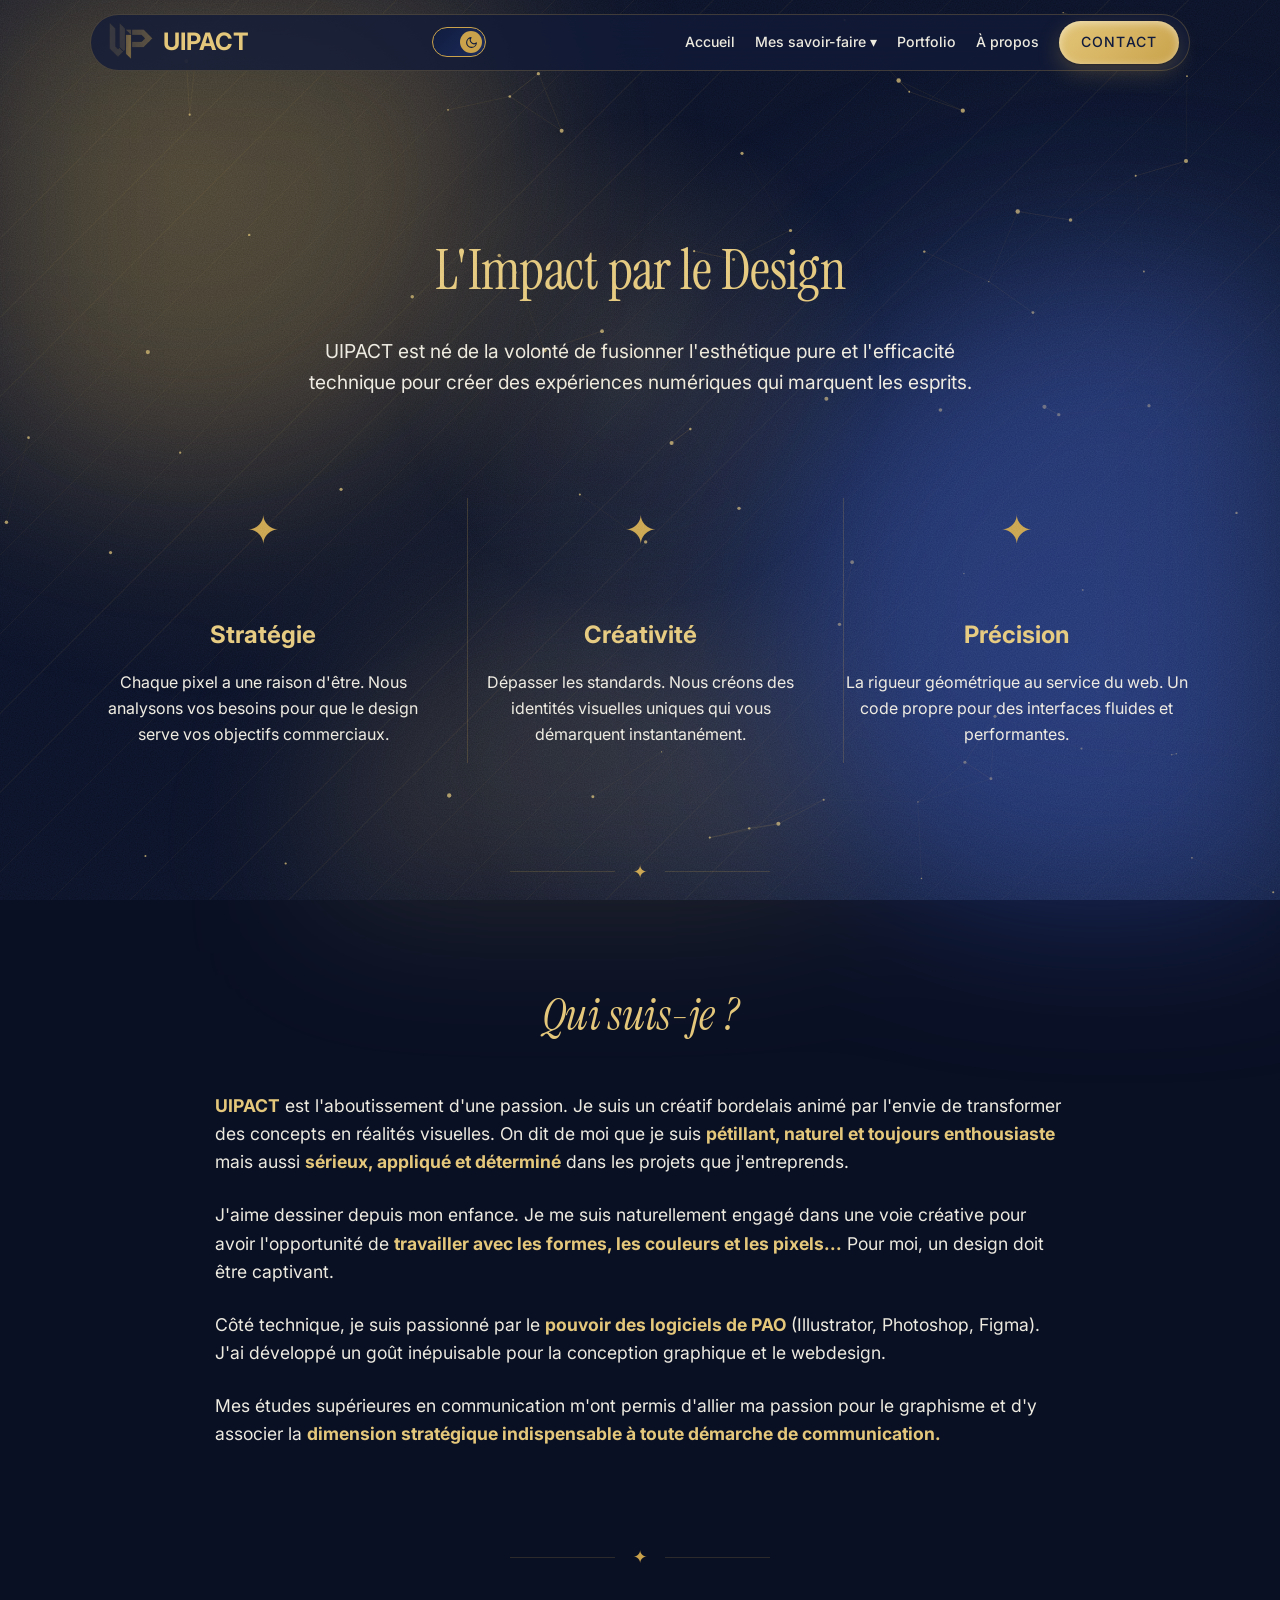
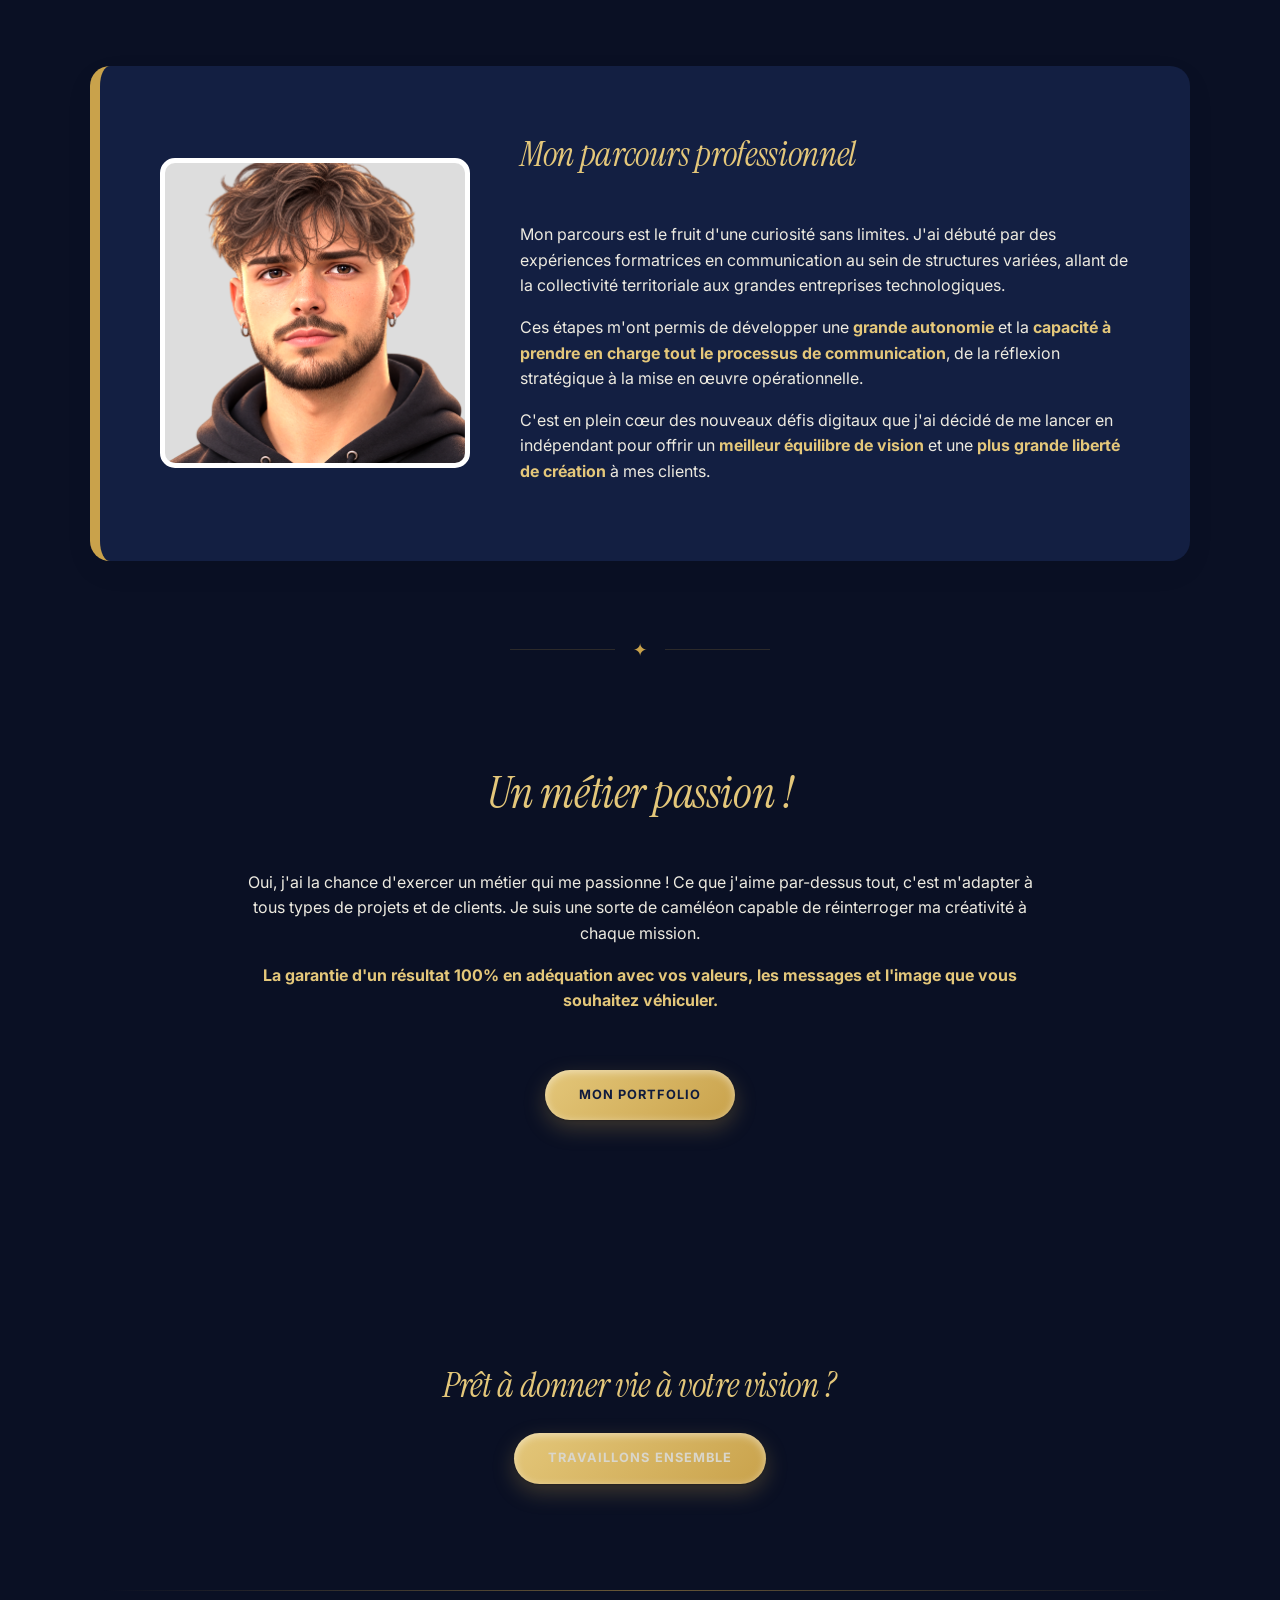
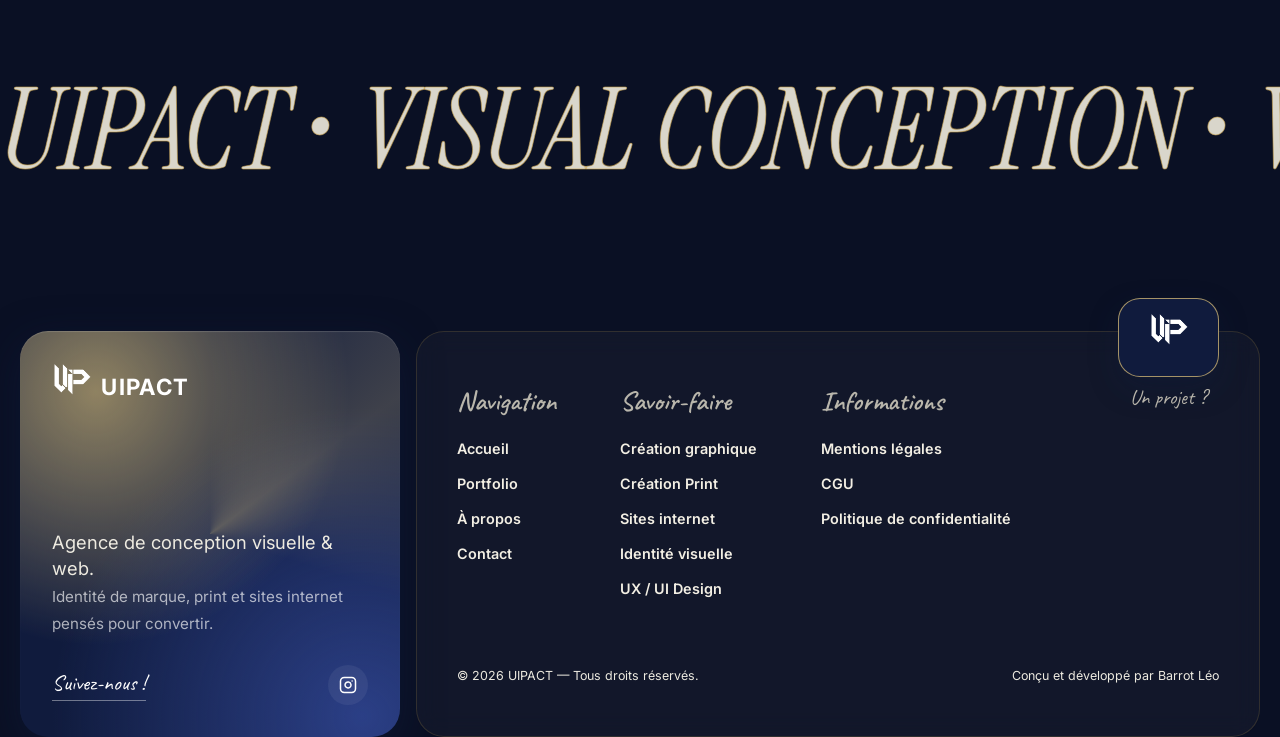
<file: a-propos.html>
<!DOCTYPE html>
<html lang="fr">
<head>
    <meta charset="UTF-8">
    <meta name="viewport" content="width=device-width, initial-scale=1.0">
    <title>À Propos - UIPACT</title>
    <link rel="icon" type="image/png" href="logo.png"> 
    <style>
        /* --- CSS : Variables et base --- */
       :root {
            --color-blue-dark: #223773;
            --color-cyan-vibrant: #11C5D9;
            --color-purple-dark: #9249A6;
            --color-fuchsia-vibrant: #9249A6;
            --text-color: #333;
            --bg-color: #fff;
            --bg-alt-color: #f4f7f6;
            --font-family: 'Inter', sans-serif;
            --font-title: 'Georgia', serif; 
            --header-height: 80px; 
        }

        body {
            font-family: var(--font-family);
            margin: 0;
            color: var(--text-color);
            background-color: var(--bg-color);
            scroll-behavior: smooth;
            padding-top: var(--header-height);
            line-height: 1.6;
        }

        .no-scroll { overflow: hidden; }

        /* --- En-tête / Navigation --- */
        header {
            background-color: #fff;
            box-shadow: 0 2px 10px rgba(0,0,0,0.1);
            position: fixed;
            width: 100%;
            height: var(--header-height);
            top: 0;
            left: 0;
            z-index: 1000;
            display: flex;
            align-items: center;
        }

        nav {
            display: flex;
            justify-content: space-between;
            align-items: center;
            max-width: 1200px;
            margin: 0 auto;
            padding: 0 20px;
            width: 100%;
            box-sizing: border-box;
        }

        .logo-container { display: flex; align-items: center; text-decoration: none; }
        .logo-container img { height: 40px; margin-right: 10px; }
        .brand-name {
            font-size: 1.5rem;
            font-weight: 700;
            background: linear-gradient(to right, var(--color-blue-dark), var(--color-purple-dark));
            -webkit-background-clip: text;
            -webkit-text-fill-color: transparent;
        }

        .nav-links { list-style: none; display: flex; align-items: center; gap: 20px; margin: 0; padding: 0; transition: transform 0.3s ease-out, opacity 0.3s ease-out; }
        .nav-links a { text-decoration: none; color: var(--text-color); font-weight: 500; transition: color 0.3s; padding: 10px 0; display: block; }
        .nav-links a:hover { color: var(--color-purple-dark); }

        .dropdown { position: relative; }
        .dropdown-content {
            display: none; position: absolute; top: 100%; left: 0; background-color: #fff;
            min-width: 260px; box-shadow: 0px 8px 16px rgba(0,0,0,0.1); z-index: 1001;
            border-radius: 0 0 8px 8px; overflow: hidden; border-top: 3px solid var(--color-cyan-vibrant);
        }
        .dropdown:hover .dropdown-content { display: block; }
        .dropdown-content a { padding: 15px 20px; display: block; border-bottom: 1px solid #f0f0f0; transition: background-color 0.3s, padding-left 0.3s; }
        .dropdown-content a:hover { background-color: var(--bg-alt-color); color: var(--color-purple-dark); padding-left: 25px; }

        .cta-menu-button {
            display: inline-block; padding: 10px 20px !important; border-radius: 50px;
            background: linear-gradient(135deg, var(--color-cyan-vibrant), var(--color-fuchsia-vibrant));
            color: #fff !important; font-weight: 700; text-transform: uppercase;
            letter-spacing: 1px; font-size: 0.8rem; border: none; transition: transform 0.3s, box-shadow 0.3s !important;
        }
        .cta-menu-button:hover { transform: scale(1.05); box-shadow: 0 5px 15px rgba(217, 73, 207, 0.4); color: #fff !important;}

        /* Bouton BURGER (Le bon !) */
        .burger-menu { display: none; cursor: pointer; background: none; border: none; padding: 10px; z-index: 1100; }
        .burger-menu span { display: block; width: 25px; height: 3px; margin-bottom: 5px; background-color: var(--color-blue-dark); transition: all 0.3s ease-in-out; }
        .burger-menu span:last-child { margin-bottom: 0; }
        .burger-menu.active span:nth-child(1) { transform: rotate(-45deg) translate(-5px, 6px); }
        .burger-menu.active span:nth-child(2) { opacity: 0; }
        .burger-menu.active span:nth-child(3) { transform: rotate(45deg) translate(-5px, -6px); }


        /* --- STYLE DES TITRES --- */
        .section-title-impact {
            text-align: center; font-size: 3.5rem; color: var(--color-blue-dark);
            margin-bottom: 20px; font-weight: 800;
        }

        .title-fancy {
            font-family: var(--font-title); font-style: italic; font-size: 2.8rem;
            color: var(--color-blue-dark); text-align: center; margin-bottom: 40px;
        }

        /* --- SECTION 1 : IMPACT PAR LE DESIGN --- */
        .about-header { text-align: center; padding: 100px 20px 40px; }
        .about-header p { font-size: 1.2rem; color: #666; max-width: 700px; margin: 0 auto; }

        .values-grid { display: grid; grid-template-columns: repeat(3, 1fr); gap: 30px; max-width: 1100px; margin: 60px auto 100px; padding: 0 20px; }
        .value-item { text-align: center; }
        .value-icon { font-size: 2.5rem; margin-bottom: 30px; display: inline-block; color: var(--color-purple-dark); }
        .value-item h3 { font-size: 1.5rem; color: var(--color-blue-dark); margin-bottom: 15px; font-weight: 700; }
        .value-item p { font-size: 1rem; color: #555; }

        /* --- SÉPARATEUR DE SECTION (ligne + diamant doré) --- */
        .section-divider {
            display: flex;
            align-items: center;
            justify-content: center;
            gap: 18px;
            max-width: 260px;
            margin: 0 auto 100px;
        }
        .section-divider::before,
        .section-divider::after {
            content: '';
            flex: 1;
            height: 1px;
            background: var(--border-color, rgba(16, 27, 61, 0.12));
        }
        .section-divider span {
            color: var(--color-gold);
            font-size: 1.1rem;
            line-height: 1;
        }

        /* --- SECTION 2 : QUI SUIS-JE --- */
        .qui-suis-je { max-width: 850px; margin: 0 auto 100px; padding: 0 20px; }
        .text-block p { margin-bottom: 25px; font-size: 1.1rem; color: #444; }
        .text-block strong { color: #111; font-weight: 700; }

        /* --- SECTION 3 : PARCOURS --- */
        .bio-section { max-width: 1100px; margin: 80px auto; padding: 0 20px; }
        .bio-container { display: flex; align-items: center; gap: 50px; background-color: var(--bg-alt-color); padding: 60px; border-radius: 20px; box-shadow: 0 10px 30px rgba(0,0,0,0.05); border-left: 10px solid var(--color-purple-dark); }
        .bio-image { width: 300px; height: 300px; border-radius: 15px; background-color: #ddd; flex-shrink: 0; border: 5px solid #fff; }
        .bio-text { flex: 1; }
        .bio-text h2 { text-align: left; margin-top: 0; font-size: 2.2rem; }

        /* --- SECTION 4 : MÉTIER PASSION --- */
        .passion-section { text-align: center; max-width: 800px; margin: 100px auto; padding: 0 20px; }
        .btn-portfolio {
            display: inline-block; margin-top: 40px; padding: 15px 50px;
            background-color: var(--color-gold, #C9A24B); color: var(--color-navy, #101B3D) !important; text-decoration: none;
            font-weight: 700; font-size: 1.1rem; border-radius: 5px;
            transition: background-color 0.3s, transform 0.3s, box-shadow 0.3s;
        }
        .btn-portfolio:hover { background-color: var(--color-gold-light, #dab868); color: var(--color-navy, #101B3D) !important; transform: translateY(-2px); box-shadow: 0 5px 15px rgba(201,162,75,0.35); }

        /* --- CTA Final --- */
        .about-cta { text-align: center; padding: 100px 20px; background-color: var(--footer-bg, #0B1330); color: #fff; }
        .about-cta h2 { font-family: var(--font-title); font-size: 2.2rem; color: var(--color-fuchsia-vibrant); margin-bottom: 20px; font-style: italic; }
        
        .btn-black { 
            display: inline-block; padding: 15px 40px; background-color: var(--color-gold, #C9A24B);
            color: var(--color-navy, #101B3D) !important;
            text-decoration: none; font-weight: 700; border-radius: 5px; 
            transition: background-color 0.3s, transform 0.3s, box-shadow 0.3s; 
        }
        .btn-black:hover { background-color: var(--color-gold-light, #dab868); color: var(--color-navy, #101B3D) !important; transform: translateY(-2px); box-shadow: 0 5px 15px rgba(201,162,75,0.35); }

        #scrollTopBtn { display: none; position: fixed; bottom: 20px; right: 20px; z-index: 1099; font-size: 24px; font-weight: bold; border: none; outline: none; background: linear-gradient(135deg, var(--color-cyan-vibrant), var(--color-fuchsia-vibrant)); color: white; cursor: pointer; width: 50px; height: 50px; border-radius: 50%; box-shadow: 0 4px 10px rgba(0,0,0,0.2); transition: transform 0.3s ease; }
        #scrollTopBtn:hover { transform: scale(1.1); background: var(--color-blue-dark); }

         /* --- FOOTER & RÉSEAUX SOCIAUX --- */
        footer { background-color: #111; color: #ccc; text-align: center; padding: 40px 20px; }
        footer img { height: 30px; margin-bottom: 15px; }
        footer p { margin: 10px 0; }
        footer a { color: var(--color-fuchsia-vibrant); text-decoration: none; transition: color 0.3s;}
        footer a:hover { color: var(--color-cyan-vibrant); }
        .footer-links { margin-top: 15px; font-size: 0.9rem; display: flex; justify-content: center; gap: 20px; flex-wrap: wrap;}

        /* Styles spécifiques pour Instagram */
        .social-links {
            display: flex;
            justify-content: center;
            margin-bottom: 20px;
        }
        
        .social-links a {
            display: flex;
            align-items: center;
            justify-content: center;
            width: 45px;
            height: 45px;
            border-radius: 50%;
            background-color: #222; /* Fond gris foncé */
            color: #fff; /* Icône blanche */
            transition: all 0.3s ease;
        }
        
        .social-links a:hover {
            /* Le même dégradé que tes boutons pour rester cohérent ! */
            background: linear-gradient(135deg, var(--color-cyan-vibrant), var(--color-fuchsia-vibrant));
            color: #fff;
            transform: translateY(-3px); /* Petit effet de soulèvement */
            box-shadow: 0 4px 10px rgba(0,0,0,0.3);
        }
        
        .social-links svg {
            width: 22px;
            height: 22px;
        }

        /* --- RESPONSIVE MOBILE (Le bon !) --- */
        @media (max-width: 768px) {
            .burger-menu { display: block; }
            .nav-links {
                position: absolute; top: var(--header-height); right: 0;
                height: calc(100vh - var(--header-height)); width: 100%; background-color: #fff;
                flex-direction: column; justify-content: flex-start; gap: 0; 
                transform: translateY(-110%); opacity: 0; z-index: 1050; box-shadow: 0 10px 15px rgba(0,0,0,0.1);
            }
            .nav-links.nav-active { transform: translateY(0%); opacity: 1; }
            .nav-links li { width: 100%; text-align: center; border-bottom: 1px solid #eee; }
            .nav-links li:last-child { border-bottom: none; }
            .nav-links a { padding: 20px; font-size: 1.1rem; }

            .dropdown-content { display: none; position: static; box-shadow: none; border: none; background-color: var(--bg-alt-color); min-width: 100%; }
            .dropdown-content.mobile-open { display: block; }
            .dropdown-content a { padding: 15px 20px; border-bottom: 1px solid #ddd; }
            
            .dropdown:hover .dropdown-content { display: none; }
            .dropdown:hover .dropdown-content.mobile-open { display: block; } 
            .dropdown > a { font-weight: 700; color: var(--color-blue-dark); } 

            .cta-menu-button { margin: 20px auto; width: calc(100% - 40px); display: block; box-sizing: border-box; }

            .values-grid { grid-template-columns: 1fr; }
            .bio-container { flex-direction: column; text-align: center; padding: 30px 20px; }
            .bio-image { width: 100%; height: 250px; }
            .section-title-impact { font-size: 2.5rem; }
            .title-fancy { font-size: 2.2rem; }
        }
    </style>
    <link rel="stylesheet" href="theme.css">
    <script src="config.js"></script>
    <script src="cms.js"></script>
    <script src="theme.js"></script>
</head>
<body id="body">

    <header>
        <nav>
            <a href="index.html" class="logo-container">
                <img src="logo.png" alt="UIPACT Logo">
                <span class="brand-name">UIPACT</span>
            </a>
            
            <button class="theme-toggle" id="themeToggle" aria-label="Basculer entre le mode clair et le mode sombre" title="Mode clair / sombre">
                <span class="toggle-thumb">
                    <svg class="icon-sun" viewBox="0 0 24 24" fill="none" stroke="currentColor" stroke-width="2" stroke-linecap="round" stroke-linejoin="round"><circle cx="12" cy="12" r="4"></circle><path d="M12 2v2M12 20v2M4.9 4.9l1.4 1.4M17.7 17.7l1.4 1.4M2 12h2M20 12h2M4.9 19.1l1.4-1.4M17.7 6.3l1.4-1.4"></path></svg>
                    <svg class="icon-moon" viewBox="0 0 24 24" fill="none" stroke="currentColor" stroke-width="2" stroke-linecap="round" stroke-linejoin="round"><path d="M21 12.8A9 9 0 1 1 11.2 3 7 7 0 0 0 21 12.8Z"></path></svg>
                </span>
            </button>
            <button class="burger-menu" id="burgerToggle">
                <span></span><span></span><span></span>
            </button>
            
            <ul class="nav-links">
                <li><a href="index.html">Accueil</a></li>
                <li class="dropdown">
                    <a href="#" class="dropdown-toggle">Mes savoir-faire ▾</a>
                    <div class="dropdown-content">
                        <a href="creation-graphique.html">Création graphique & Webdesign</a>
                        <a href="creation-print.html">Création Print</a>
                        <a href="sites-web.html">Sites Web</a>
                        <a href="identite-visuelle.html">Logo, identité visuelle</a>
                        <a href="ux-ui.html">UX Design / UI Design</a>
                    </div>
                </li>
                <li><a href="portfolio.html">Portfolio</a></li>
                <li><a href="a-propos.html">À propos</a></li>
                <li><a href="contact.html" class="cta-menu-button">Contact</a></li>
            </ul>
        </nav>
    </header>

    <main>
        <section class="about-header">
            <h1 class="section-title-impact">L'Impact par le Design</h1>
            <p>UIPACT est né de la volonté de fusionner l'esthétique pure et l'efficacité technique pour créer des expériences numériques qui marquent les esprits.</p>
        </section>

        <section class="values-grid">
            <div class="value-item">
                <div class="value-icon">✦</div>
                <h3>Stratégie</h3>
                <p>Chaque pixel a une raison d'être. Nous analysons vos besoins pour que le design serve vos objectifs commerciaux.</p>
            </div>
            <div class="value-item">
                <div class="value-icon">✦</div>
                <h3>Créativité</h3>
                <p>Dépasser les standards. Nous créons des identités visuelles uniques qui vous démarquent instantanément.</p>
            </div>
            <div class="value-item">
                <div class="value-icon">✦</div>
                <h3>Précision</h3>
                <p>La rigueur géométrique au service du web. Un code propre pour des interfaces fluides et performantes.</p>
            </div>
        </section>

        <div class="section-divider"><span>✦</span></div>

        <section class="qui-suis-je">
            <h2 class="title-fancy">Qui suis-je ?</h2>
            <div class="text-block">
                <p><strong>UIPACT</strong> est l'aboutissement d'une passion. Je suis un créatif bordelais animé par l'envie de transformer des concepts en réalités visuelles. On dit de moi que je suis <strong>pétillant, naturel et toujours enthousiaste</strong> mais aussi <strong>sérieux, appliqué et déterminé</strong> dans les projets que j'entreprends.</p>
                <p>J'aime dessiner depuis mon enfance. Je me suis naturellement engagé dans une voie créative pour avoir l'opportunité de <strong>travailler avec les formes, les couleurs et les pixels...</strong> Pour moi, un design doit être captivant.</p>
                <p>Côté technique, je suis passionné par le <strong>pouvoir des logiciels de PAO</strong> (Illustrator, Photoshop, Figma). J'ai développé un goût inépuisable pour la conception graphique et le webdesign.</p>
                <p>Mes études supérieures en communication m'ont permis d'allier ma passion pour le graphisme et d'y associer la <strong>dimension stratégique indispensable à toute démarche de communication.</strong></p>
            </div>
        </section>

        <div class="section-divider"><span>✦</span></div>

        <section class="bio-section">
            <div class="bio-container">
                <div class="bio-image" style="background-image: url('img/moi.png'); background-size: cover; background-position: center;"></div>
                <div class="bio-text">
                    <h2 class="title-fancy">Mon parcours professionnel</h2>
                    <p>Mon parcours est le fruit d'une curiosité sans limites. J'ai débuté par des expériences formatrices en communication au sein de structures variées, allant de la collectivité territoriale aux grandes entreprises technologiques.</p>
                    <p>Ces étapes m'ont permis de développer une <strong>grande autonomie</strong> et la <strong>capacité à prendre en charge tout le processus de communication</strong>, de la réflexion stratégique à la mise en œuvre opérationnelle.</p>
                    <p>C'est en plein cœur des nouveaux défis digitaux que j'ai décidé de me lancer en indépendant pour offrir un <strong>meilleur équilibre de vision</strong> et une <strong>plus grande liberté de création</strong> à mes clients.</p>
                </div>
            </div>
        </section>

        <div class="section-divider"><span>✦</span></div>

        <section class="passion-section">
            <h2 class="title-fancy">Un métier passion !</h2>
            <p>Oui, j'ai la chance d'exercer un métier qui me passionne ! Ce que j'aime par-dessus tout, c'est m'adapter à tous types de projets et de clients. Je suis une sorte de caméléon capable de réinterroger ma créativité à chaque mission.</p>
            <p><strong>La garantie d'un résultat 100% en adéquation avec vos valeurs, les messages et l'image que vous souhaitez véhiculer.</strong></p>
            <a href="portfolio.html" class="btn-portfolio">Mon portfolio</a>
        </section>

        <section class="about-cta">
            <h2>Prêt à donner vie à votre vision ?</h2>
            <a href="contact.html" class="btn-black">Travaillons ensemble</a>
        </section>
    </main>

   <footer class="site-footer">
        <div class="footer-inner">
            <div class="footer-brand-block">
                <img src="logo.png" alt="UIPACT Logo">
                <span class="footer-brand-name">UIPACT</span>
                <p class="footer-tagline">Agence de conception visuelle & web. Identité de marque, print et sites internet pensés pour convertir.</p>
                <div class="social-links">
                    <a href="https://www.instagram.com/uipact/" target="_blank" rel="noopener noreferrer" title="Suivez UIPACT sur Instagram">
                        <svg xmlns="http://www.w3.org/2000/svg" viewBox="0 0 24 24" fill="none" stroke="currentColor" stroke-width="2" stroke-linecap="round" stroke-linejoin="round">
                            <rect x="2" y="2" width="20" height="20" rx="5" ry="5"></rect>
                            <path d="M16 11.37A4 4 0 1 1 12.63 8 4 4 0 0 1 16 11.37z"></path>
                            <line x1="17.5" y1="6.5" x2="17.51" y2="6.5"></line>
                        </svg>
                    </a>
                </div>
            </div>

            <div class="footer-col">
                <h4>Navigation</h4>
                <a href="index.html">Accueil</a>
                <a href="portfolio.html">Portfolio</a>
                <a href="a-propos.html">À propos</a>
                <a href="contact.html">Contact</a>
            </div>

            <div class="footer-col">
                <h4>Savoir-faire</h4>
                <a href="creation-graphique.html">Création graphique</a>
                <a href="creation-print.html">Création Print</a>
                <a href="sites-web.html">Sites internet</a>
                <a href="identite-visuelle.html">Identité visuelle</a>
                <a href="ux-ui.html">UX / UI Design</a>
            </div>

            <div class="footer-col">
                <h4>Informations</h4>
                <a href="mentions-legales.html">Mentions légales</a>
                <a href="cgu.html">CGU</a>
                <a href="politique-confidentialite.html">Politique de confidentialité</a>
            </div>
        </div>

        <div class="footer-bottom">
            <p>&copy; 2026 UIPACT &mdash; Tous droits réservés.</p>
            <p class="footer-signature">Conçu et développé par Barrot Léo</p>
        </div>
    </footer>

    <button id="scrollTopBtn">↑</button>

    <script>
        // SCRIPT EXACT ET COMPLET
        const burger = document.getElementById('burgerToggle');
        const nav = document.querySelector('.nav-links');
        const body = document.getElementById('body');
        
        const navLinksArr = document.querySelectorAll('.nav-links li a:not(.dropdown-toggle)');
        const dropToggleBtn = document.querySelector('.dropdown-toggle');
        const dropContent = document.querySelector('.dropdown-content');

        function toggleMenu() {
            burger.classList.toggle('active'); 
            nav.classList.toggle('nav-active'); 
            body.classList.toggle('no-scroll'); 
        }
        burger.addEventListener('click', toggleMenu);

        navLinksArr.forEach(link => {
            link.addEventListener('click', () => {
                if (nav.classList.contains('nav-active')) {
                    toggleMenu();
                }
            });
        });

        dropToggleBtn.addEventListener('click', function(event) {
            if (window.innerWidth <= 768) {
                event.preventDefault(); 
                dropContent.classList.toggle('mobile-open'); 
            }
        });

        const scrollTopBtn = document.getElementById("scrollTopBtn");
        window.addEventListener('scroll', function() {
            if (document.body.scrollTop > 300 || document.documentElement.scrollTop > 300) {
                scrollTopBtn.style.display = "block";
            } else {
                scrollTopBtn.style.display = "none";
            }
        });
        scrollTopBtn.addEventListener("click", function() {
            window.scrollTo({ top: 0, behavior: "smooth" });
        });
    </script>
</body>
</html>
</file>
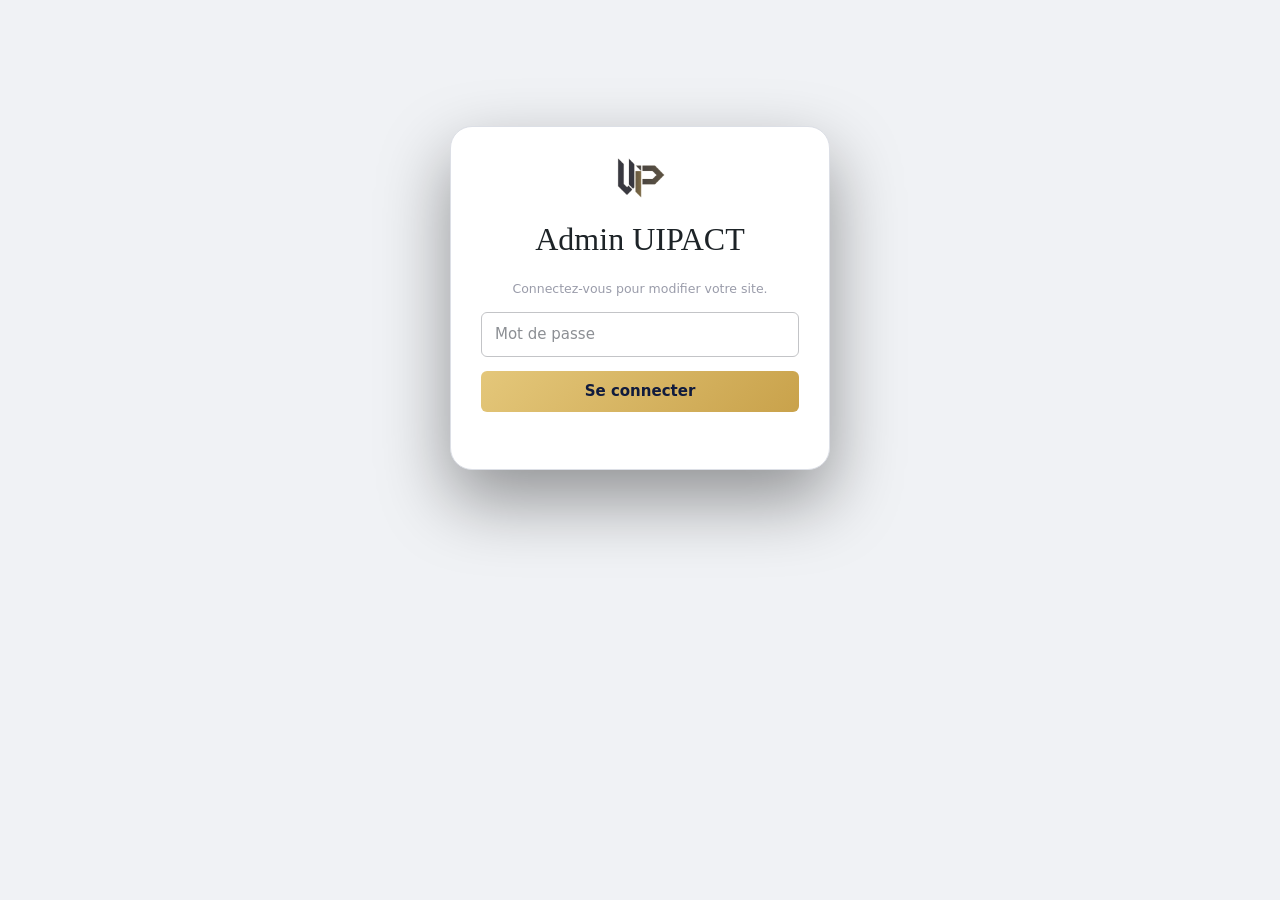
<file: admin.html>
<!DOCTYPE html>
<html lang="fr">
<head>
<meta charset="UTF-8"><meta name="viewport" content="width=device-width, initial-scale=1"><meta name="robots" content="noindex,nofollow">
<title>Admin — UIPACT</title>
<link rel="icon" href="logo.png">
<style>
:root{--gold:#C9A24B;--gold2:#E4C77A;--navy:#101B3D;--bg:#0A1024;--panel:#111A38;--panel2:#16204A;--line:rgba(201,162,75,.25);--mut:#9A9CAA}
*{box-sizing:border-box}[hidden]{display:none!important}
body{margin:0;background:radial-gradient(circle at 12% -5%,rgba(201,162,75,.13),transparent 42%),var(--bg);color:#EDEAE0;font:15px/1.55 Inter,system-ui,sans-serif}
a{color:var(--gold2)}input,textarea,select,button{font:inherit;color:inherit}
input,textarea,select{width:100%;background:var(--panel2);border:1px solid rgba(201,162,75,.3);border-radius:12px;padding:10px 13px;transition:border-color .2s,box-shadow .2s}
input:focus,textarea:focus,select:focus{outline:none;border-color:var(--gold);box-shadow:0 0 0 3px rgba(201,162,75,.2)}textarea{resize:vertical}
input[type=color]{padding:2px;height:42px;width:70px}input[type=checkbox]{width:auto;accent-color:var(--gold)}
button{cursor:pointer;border:1px solid rgba(201,162,75,.5);background:transparent;border-radius:12px;padding:9px 15px;transition:.2s}button:hover{background:rgba(201,162,75,.15)}
button.gold{background:linear-gradient(135deg,#E4C77A,#C9A24B);color:var(--navy);font-weight:700;border:0}button.gold:hover{filter:brightness(1.08);background:linear-gradient(135deg,#E4C77A,#C9A24B)}
button.del{border-color:#ff7a7a;color:#ff9a9a}button.sm{padding:5px 11px;font-size:.82rem;border-radius:9px}button:disabled{opacity:.5;cursor:wait}
#login{max-width:380px;margin:14vh auto;padding:30px;background:var(--panel);border:1px solid var(--line);border-radius:22px;display:flex;flex-direction:column;gap:14px;text-align:center;box-shadow:0 30px 70px rgba(0,0,0,.4)}
#login .lg{height:44px;margin:0 auto;object-fit:contain}#login h1{margin:0;font-family:'Instrument Serif',Georgia,serif;font-weight:400;color:var(--gold2);font-size:2rem}#login #lerr{color:#ff9a9a;min-height:1em}
.shell{display:grid;grid-template-columns:260px 1fr;min-height:100vh}
.side{position:sticky;top:0;height:100vh;overflow:auto;padding:20px 14px;background:rgba(11,19,48,.92);border-right:1px solid var(--line);display:flex;flex-direction:column;gap:14px}
.brand{display:flex;align-items:center;gap:10px;padding:4px 8px 12px;border-bottom:1px solid var(--line)}.brand img{height:30px}.brand b{color:var(--gold2);font-size:1.15rem;letter-spacing:.06em}.brand small{color:var(--mut);margin-left:auto;font-size:.7rem;text-transform:uppercase;letter-spacing:.14em}
#tabs{display:flex;flex-direction:column;gap:3px}.nv{display:flex;align-items:center;gap:11px;width:100%;text-align:left;border:0;border-radius:12px;padding:10px 12px}
.nv .ic{width:26px;text-align:center;font-size:1.1rem}.nv.on{background:linear-gradient(135deg,#E4C77A,#C9A24B);color:var(--navy);font-weight:700}
.sfoot{margin-top:auto;display:flex;flex-direction:column;gap:8px;font-size:.88rem}
.stage{min-width:0}.hd{padding:28px 34px 6px;max-width:1080px;margin:0 auto}.hd h1{margin:0;font-family:'Instrument Serif',Georgia,serif;font-weight:400;color:var(--gold2);font-size:2.3rem;line-height:1.1}.hd p{margin:4px 0 0;color:var(--mut)}
main{max-width:1080px;margin:0 auto;padding:16px 34px 120px}
h3{margin:18px 0 8px;color:var(--gold2);font-weight:600}
.hint{color:var(--mut);font-size:.9rem;margin:0 0 14px}.row{display:flex;gap:10px;align-items:center;flex-wrap:wrap}.row>*{flex:1;min-width:120px}.row>button,.row>.fx{flex:0 0 auto;min-width:0}
.card{background:linear-gradient(180deg,rgba(255,255,255,.035),rgba(255,255,255,.015));border:1px solid var(--line);border-radius:16px;padding:14px 16px;margin-bottom:12px}.card small{color:var(--mut)}
.orig{color:var(--mut);font-size:.78rem;margin:2px 0 4px;white-space:pre-wrap}.tag{display:inline-block;font-size:.66rem;letter-spacing:.1em;text-transform:uppercase;color:var(--gold);margin-right:8px}
.thumb{width:84px;height:56px;object-fit:cover;border-radius:8px;background:#0b1330;border:1px solid var(--line);flex:0 0 auto}.blk{margin:8px 0 0 18px;padding-left:12px;border-left:2px solid var(--gold)}
.pills{display:flex;gap:6px;flex-wrap:wrap;margin-bottom:14px}.pill{border-radius:99px;padding:6px 13px;font-size:.84rem}.pill.on{background:var(--gold);color:var(--navy);font-weight:700;border-color:var(--gold)}
.note{color:var(--mut);font-size:.9rem;flex:1}
.cgrid2{display:grid;grid-template-columns:repeat(auto-fill,minmax(250px,1fr));gap:14px}.ci{display:flex;flex-direction:column;gap:9px;margin:0;cursor:grab}.ci.drag{opacity:.4}
.ciimg{position:relative}.big{width:100%;aspect-ratio:3/2;object-fit:cover;border-radius:12px;background:#0b1330;border:1px solid var(--line);display:block}.badge{position:absolute;left:8px;top:8px;background:var(--gold);color:var(--navy);font-weight:800;border-radius:99px;min-width:26px;height:26px;display:grid;place-items:center;font-size:.8rem}
.addtile{min-height:200px;border:2px dashed rgba(201,162,75,.5);border-radius:16px;display:flex;flex-direction:column;align-items:center;justify-content:center;gap:6px;color:var(--gold2)}.addtile b{font-size:2.4rem;line-height:1;font-weight:400}
#modal{position:fixed;inset:0;background:rgba(5,9,22,.78);backdrop-filter:blur(4px);z-index:60;display:grid;place-items:center;padding:20px}.mbox{background:var(--panel);border:1px solid var(--line);border-radius:20px;padding:20px;width:min(860px,100%);max-height:88vh;overflow:auto}
.pick{display:grid;grid-template-columns:repeat(auto-fill,minmax(130px,1fr));gap:10px}.pick .pk{padding:0;border-radius:12px;overflow:hidden;aspect-ratio:3/2}.pick .pk img{width:100%;height:100%;object-fit:cover;display:block}.pick.big{grid-template-columns:repeat(auto-fill,minmax(220px,1fr))}.mi{display:flex;flex-direction:column;gap:8px}
.stats{display:grid;grid-template-columns:repeat(auto-fit,minmax(200px,1fr));gap:12px;margin-bottom:6px}.stat{background:var(--panel);border:1px solid var(--line);border-radius:16px;padding:14px 16px}.stat b{display:block;font-size:1.2rem}.stat .ok{color:#4ADE80}.stat .ko{color:#ff9a9a}.stat small{color:var(--mut)}
.scs{display:grid;grid-template-columns:repeat(auto-fill,minmax(230px,1fr));gap:12px}.sc{display:flex;flex-direction:column;align-items:flex-start;gap:6px;text-align:left;padding:16px;border-radius:16px;background:var(--panel)}.sc .ic{font-size:1.6rem}.sc:hover{transform:translateY(-3px);border-color:var(--gold)}
.fld{margin-bottom:12px}.fld label{display:block;font-weight:600;margin-bottom:5px}.fld small{display:block;color:var(--mut);margin-top:4px}.cnt.ok{color:#4ADE80!important}.cnt.warn{color:#ffb86b!important}
.gprev{background:#fff;border-radius:12px;padding:14px 16px;margin:6px 0 12px;font-family:Arial,sans-serif}.gt{color:#1a0dab;font-size:1.15rem;line-height:1.3}.gu{color:#006621;font-size:.8rem;margin:2px 0}.gd{color:#4d5156;font-size:.85rem}
.sbar{position:fixed;left:260px;right:0;bottom:0;z-index:30;display:flex;align-items:center;justify-content:space-between;gap:12px;padding:12px 34px;background:rgba(13,21,48,.96);border-top:1px solid var(--gold);transform:translateY(110%);transition:transform .3s;backdrop-filter:blur(8px)}.sbar.on{transform:none}.sbar span{color:var(--gold2)}.sbar div{display:flex;gap:10px}
#toast{position:fixed;left:50%;bottom:78px;transform:translateX(-50%);background:var(--panel2);border:1px solid var(--gold);border-radius:12px;padding:10px 18px;opacity:0;pointer-events:none;transition:.3s;z-index:70;max-width:90vw}#toast.on{opacity:1}#toast.bad{border-color:#ff7a7a}
progress{width:100%;height:10px}.sw{width:30px;height:30px;border-radius:8px;border:1px solid #fff4;flex:0 0 auto}.msg.unread{border-color:var(--gold)}
@media(max-width:860px){.shell{grid-template-columns:1fr}.side{position:sticky;height:auto;flex-direction:row;align-items:center;padding:8px 10px;z-index:25;overflow-x:auto}.brand,.sfoot{display:none}#tabs{flex-direction:row;gap:4px}.nv{white-space:nowrap;padding:8px 11px}.hd{padding:18px 16px 4px}.hd h1{font-size:1.8rem}main{padding:12px 16px 120px}.sbar{left:0;padding:10px 16px}}

#view>h2{display:none}

.pvbox{background:linear-gradient(135deg,#0A1024,#101B3D);border:1px solid var(--line);border-radius:16px;padding:14px;margin-bottom:16px}.pvsticky{position:sticky;top:8px;z-index:12;box-shadow:0 12px 30px rgba(0,0,0,.45)}
.pvlabel{font-size:.7rem;letter-spacing:.2em;text-transform:uppercase;color:var(--mut);margin-bottom:8px}
.pvh{display:flex;align-items:center;gap:14px;background:rgba(17,26,56,.9);border:1px solid rgba(201,162,75,.4);border-radius:99px;padding:8px 12px 8px 16px}.pvh .lg{display:flex;align-items:center;gap:8px;font-weight:800;color:var(--gold2);white-space:nowrap}.pvh .lg img{height:22px}
.pvh nav{display:flex;gap:16px;margin-left:auto;font-size:.82rem;white-space:nowrap;overflow:hidden}.pvh nav span.dd{color:var(--gold2)}
.pvh .cta{background:linear-gradient(135deg,#E4C77A,#C9A24B);color:#101B3D;font-weight:800;border-radius:99px;padding:7px 16px;font-size:.74rem;letter-spacing:.08em;text-transform:uppercase;white-space:nowrap}
.pvdd{margin:8px 0 0 auto;width:max-content;max-width:100%;background:var(--panel2);border:1px solid var(--line);border-top:2px solid var(--gold);border-radius:10px;padding:6px 14px;font-size:.8rem;display:flex;flex-direction:column;gap:3px}.pvdd small{color:var(--mut);font-size:.66rem;letter-spacing:.14em;text-transform:uppercase}
.pvf{display:grid;grid-template-columns:.75fr 1.6fr;gap:10px;font-size:.78rem}.pvf .l{border-radius:16px;padding:16px;display:flex;flex-direction:column;gap:8px;background:radial-gradient(circle at 20% 15%,rgba(228,199,122,.55),transparent 55%),#101B3D;color:#fff}.pvf .l b{font-size:1rem;letter-spacing:.05em}.pvf .l em{font-style:normal;color:rgba(255,255,255,.65)}
.pvf .r{border-radius:16px;padding:16px;background:rgba(255,255,255,.05);border:1px solid var(--line);position:relative;display:flex;flex-direction:column;gap:10px}.pvf .cols{display:flex;gap:22px;flex-wrap:wrap}.pvf .cols div{display:flex;flex-direction:column;gap:3px}.pvf .cols b{color:var(--mut);font-weight:600}.pvf .bot{display:flex;justify-content:space-between;gap:8px;color:var(--mut);font-size:.7rem;border-top:1px solid var(--line);padding-top:8px;flex-wrap:wrap}
.pvf .badge2{position:absolute;right:14px;top:-12px;background:#101B3D;border:1px solid var(--gold);border-radius:14px;padding:5px 12px;font-size:.72rem;color:var(--gold2)}
.eng{display:flex;flex-direction:column;gap:5px;margin-top:8px}.eng div{display:flex;gap:8px;align-items:baseline;font-size:.88rem}.eng .ok{color:#4ADE80}.eng .no{color:var(--mut)}.eng small{color:var(--mut)}
@media(max-width:700px){.pvf{grid-template-columns:1fr}.pvh nav{display:none}}
.sprev{display:flex;flex-direction:column;border:1px solid var(--line);border-radius:12px;overflow:hidden;background:#fff;color:#111;max-width:440px;margin:6px 0 12px}.sprev img{width:100%;aspect-ratio:1200/630;object-fit:cover;background:#0b1330;display:block}.sprev .sb{padding:10px 12px;font-family:Arial,sans-serif;background:#f2f3f5}.sprev small{color:#65676b;text-transform:uppercase;font-size:.7rem}.sprev b{display:block;font-size:.95rem;margin:2px 0}.sprev span{color:#65676b;font-size:.82rem}
.codebox{width:100%;font-family:ui-monospace,Consolas,monospace;font-size:.8rem;min-height:300px}

/* ===== Interface type WordPress ===== */
:root{--bg:#f0f2f5;--panel:#fff;--panel2:#fff;--line:#dcdfe6;--mut:#646970;--gold:#B8902F}
body{background:#f0f2f5;color:#1d2327}a{color:#8a6a1c}
input,textarea,select{background:#fff;color:#1d2327;border:1px solid #c3c4c7;border-radius:6px}::placeholder{color:#8c8f94}
input:focus,textarea:focus,select:focus{border-color:#C9A24B;box-shadow:0 0 0 2px rgba(201,162,75,.25)}
button{border:1px solid #c3c4c7;background:#fff;color:#1d2327;border-radius:6px}button:hover{background:#f6f7f7;border-color:#8c8f94}
button.gold{border:0;color:#101B3D}button.del{border-color:#d63638;color:#d63638;background:#fff}
.side{background:#1d2327;border-right:0;gap:6px}.brand{border-bottom:1px solid #3c434a}.brand b{color:#fff}.brand small{color:#a7aaad}
.nv{background:transparent;border:0;color:#dcdcde;border-radius:6px;padding:9px 12px}.nv:hover{background:#2c3338;color:#fff}.nv.on{background:#C9A24B;color:#101B3D}
.grp{margin:14px 10px 4px;font-size:.68rem;letter-spacing:.14em;text-transform:uppercase;color:#8c8f94}
.sfoot a{color:#E4C77A}.sfoot button{background:#2c3338;border-color:#3c434a;color:#dcdcde}
.hd{max-width:none;margin:0;background:#fff;border-bottom:1px solid #dcdfe6;padding:18px 34px 14px;position:sticky;top:0;z-index:20}
.hd h1{font-family:Inter,system-ui,sans-serif;font-weight:600;font-size:1.45rem;color:#1d2327}.hd p{color:#646970;margin:2px 0 0}
main{padding:24px 34px 120px}h3{color:#1d2327;font-size:1rem;margin:20px 0 8px}
.card,.stat,.sc,.mbox{background:#fff;border:1px solid #dcdfe6;border-radius:8px;box-shadow:0 1px 2px rgba(0,0,0,.04)}
.sc:hover{border-color:#C9A24B;box-shadow:0 4px 14px rgba(0,0,0,.08)}.stat b{color:#1d2327}
.pill{background:#fff}.pill.on{background:#1d2327;color:#fff;border-color:#1d2327}
.thumb,.big{background:#f0f2f5;border-color:#dcdfe6}.tag{color:#8a6a1c}.orig,.hint,.note{color:#646970}
.sbar{background:#fff;border-top:1px solid #C9A24B;box-shadow:0 -4px 16px rgba(0,0,0,.08);color:#1d2327}.sbar span{color:#8a6a1c;font-weight:600}
#login{background:#fff}#login h1{color:#1d2327}

/* ===== Barre du haut, galerie, panneau ===== */
.sbar{top:0;bottom:auto;transform:none;height:56px;padding:0 34px;background:#fff;border-top:0;border-bottom:1px solid #dcdfe6;box-shadow:none}
.sbar span{visibility:hidden}.sbar.on span{visibility:visible}.sbar:not(.on) #undo,.sbar:not(.on) #saveBtn{opacity:.4;pointer-events:none}
.sbar{justify-content:flex-end}.sbar span{margin-right:auto}.sbar .vs{align-self:center;margin-right:8px}
.stage{padding-top:56px}.hd{top:56px}.hd p{margin:0}
.card{padding:10px 14px;margin-bottom:8px}.orig{margin:0 0 3px}
.acts{display:flex;gap:16px;align-items:center;margin-top:3px;font-size:.82rem;color:#646970}.acts label{display:flex;gap:5px;align-items:center}
button.lnk{border:0;background:none;padding:0;color:#8a6a1c;font-size:.82rem}button.lnk:hover{background:none;text-decoration:underline}
.pgrid{display:grid;grid-template-columns:repeat(auto-fill,minmax(230px,1fr));gap:14px}
.pc{background:#fff;border:1px solid #dcdfe6;border-radius:8px;overflow:hidden;box-shadow:0 1px 2px rgba(0,0,0,.04)}
.pc-i{aspect-ratio:3/2;background:#f6f7f7 center/contain no-repeat;cursor:pointer;border-bottom:1px solid #eef0f2}
.pc-b{padding:10px 12px}.pc-b b{display:block;cursor:pointer;margin-bottom:2px}
.g2{display:grid;grid-template-columns:1fr 1fr;gap:0 16px}
.drw{position:fixed;inset:0;z-index:80}.drw-bg{position:absolute;inset:0;background:rgba(0,0,0,.45)}
.drw-p{position:absolute;top:0;right:0;bottom:0;width:min(760px,100%);background:#f6f7f7;display:flex;flex-direction:column;box-shadow:-8px 0 30px rgba(0,0,0,.2)}
.drw-h{display:flex;justify-content:space-between;align-items:center;padding:14px 20px;background:#fff;border-bottom:1px solid #dcdfe6}.drw-b{padding:6px 20px 40px;overflow:auto}
@media(max-width:700px){.g2{grid-template-columns:1fr}.sbar{padding:0 12px}}

/* ===== Animations, textes, thème sombre ===== */
.seg{display:flex;gap:4px;margin-bottom:16px;border-bottom:1px solid #dcdfe6;flex-wrap:wrap}.seg button{border:0;background:none;border-radius:6px 6px 0 0;padding:11px 18px;font-weight:600;color:#646970}
.seg button.on{color:#1d2327;box-shadow:inset 0 -3px 0 #C9A24B;background:none}
.step{display:grid;grid-template-columns:34px 1fr 300px;gap:18px;padding:16px 0;border-top:1px solid #eef0f2}.step.ni{grid-template-columns:34px 1fr}
.step .n{width:30px;height:30px;border-radius:50%;background:#C9A24B;color:#101B3D;display:grid;place-items:center;font-weight:700}
.tg{background:#fff;border:1px solid #dcdfe6;border-radius:8px;margin-bottom:10px;overflow:hidden}
.tg>summary{padding:13px 16px;font-weight:600;cursor:pointer;display:flex;justify-content:space-between;gap:12px;list-style:none}.tg>summary em{font-style:normal;font-weight:400;color:#646970;font-size:.82rem}
.trow{display:grid;grid-template-columns:90px 1fr auto;gap:12px;align-items:start;padding:8px 16px;border-top:1px solid #f0f0f1}
.trow .tag{padding-top:11px}.trow input,.trow textarea{margin:0}.tact{display:flex;gap:10px;align-items:center;padding-top:6px;font-size:.8rem;color:#646970}.tact label{display:flex;gap:5px;align-items:center}
.trow.blk{background:#fffbea}
html[data-adm="dark"] body{background:#0b1020;color:#e8eaf5}html[data-adm="dark"] a{color:#E4C77A}
html[data-adm="dark"] input,html[data-adm="dark"] textarea,html[data-adm="dark"] select{background:#161f45;color:#fff;border-color:#2c3768}
html[data-adm="dark"] button{background:#161f45;color:#fff;border-color:#2c3768}html[data-adm="dark"] button.gold{background:linear-gradient(90deg,#E4C77A,#C9A24B);color:#101B3D}
html[data-adm="dark"] .card,html[data-adm="dark"] .stat,html[data-adm="dark"] .sc,html[data-adm="dark"] .mbox,html[data-adm="dark"] .pc,html[data-adm="dark"] .tg{background:#111a3a;border-color:#222d5c}
html[data-adm="dark"] .hd,html[data-adm="dark"] .sbar,html[data-adm="dark"] .drw-h{background:#0f1730;border-color:#222d5c}html[data-adm="dark"] .hd h1,html[data-adm="dark"] h3,html[data-adm="dark"] .stat b{color:#fff}
html[data-adm="dark"] .pill{background:#161f45;color:#dfe3f5;border-color:#2c3768}html[data-adm="dark"] .pill.on{background:#C9A24B;color:#101B3D}
html[data-adm="dark"] .drw-p{background:#0b1020}html[data-adm="dark"] .pc-i,html[data-adm="dark"] .thumb{background:#0f1730}
html[data-adm="dark"] .seg button.on{color:#fff}html[data-adm="dark"] .seg,html[data-adm="dark"] .trow,html[data-adm="dark"] .step{border-color:#222d5c}html[data-adm="dark"] .trow.blk{background:#1a2147}
html[data-adm="dark"] .hint,html[data-adm="dark"] .note,html[data-adm="dark"] .hd p,html[data-adm="dark"] .tact,html[data-adm="dark"] .tg>summary em{color:#9ea3bd}
#themeBtn{margin-right:8px}
@media(max-width:900px){.step{grid-template-columns:1fr}.step .n{display:none}.trow{grid-template-columns:1fr}}

/* ===== Éditeur visuel ===== */
main.wide{max-width:none;padding:6px 22px 60px}
.vbar{display:flex;gap:12px;align-items:flex-end;flex-wrap:wrap;margin-bottom:10px}.vbar .vpg{display:flex;flex-direction:column;gap:3px;min-width:220px}.vbar select{width:100%}.vbar small{color:var(--mut)}
.vseg{display:inline-flex;gap:4px;flex-wrap:wrap}.vseg .pill{margin:0}
.vstage{display:grid;grid-template-columns:minmax(0,1fr) var(--pw,340px);gap:16px;align-items:start}
.vfr{display:flex;justify-content:center;height:calc(100vh - 230px);min-height:520px;border:1px solid var(--line);border-radius:14px;overflow:hidden;background:rgba(128,128,128,.12)}
.vfr iframe{border:0;width:100%;height:100%;background:#fff}.vfr.mob iframe{width:390px;flex:0 0 390px;border-left:1px solid var(--line);border-right:1px solid var(--line)}
.vsp{position:sticky;top:76px;margin:0;max-height:calc(100vh - 230px);overflow:auto}.vsp h4{margin:0 0 10px;font-size:1.05rem}.vsp h4 small{font-weight:400;color:var(--mut)}.vsp .fld{margin-bottom:10px}
.vact{display:flex;flex-wrap:wrap;gap:8px;margin-top:8px}
.vthumbs{display:grid;grid-template-columns:repeat(3,1fr);gap:8px}.vth{padding:5px;display:flex;flex-direction:column;gap:4px;font-size:.72rem;border-radius:10px;text-align:left;line-height:1.2}.vth img{width:100%;aspect-ratio:4/3;object-fit:contain;background:rgba(128,128,128,.18);border-radius:6px}.vth.on{border-color:var(--gold);box-shadow:0 0 0 2px rgba(201,162,75,.45)}.vth.mod{border-style:dashed}
.vdet{margin-top:12px;padding-top:10px;border-top:1px solid var(--line);display:flex;flex-direction:column;gap:4px}.vdet small{color:var(--mut);word-break:break-all}
.vgt{margin:14px 0 6px;font-size:.78rem;letter-spacing:.06em;text-transform:uppercase;color:var(--mut)}
.vcol{display:flex;align-items:center;gap:10px;margin-bottom:6px}.vcol span{flex:1}.vcol input[type=color]{width:54px;height:36px;flex:0 0 auto}
.vblk{border:1px solid var(--line);border-radius:12px;padding:12px;margin-bottom:10px}.vblk h4{margin:0 0 8px}.vsp .pic-i{aspect-ratio:16/9;border:1px solid var(--line);border-radius:8px;overflow:hidden;background:rgba(128,128,128,.15)}.vsp .pic-i img{width:100%;height:100%;object-fit:contain;display:block}.vsp .pic-b{margin:8px 0 10px;display:flex;flex-direction:column;gap:6px}.vsp .pic-b small{color:var(--mut)}
.vci{display:grid;grid-template-columns:96px 1fr;gap:10px;padding:10px;margin-bottom:8px;border:1px solid var(--line);border-radius:12px}.vci.drag{opacity:.4}.vci-i{position:relative}.vci-i img{width:96px;height:72px;object-fit:cover;border-radius:8px;display:block}.vci-i .badge{position:absolute;top:4px;left:4px;background:var(--gold);color:var(--navy);border-radius:99px;font-size:.72rem;font-weight:700;width:20px;height:20px;display:grid;place-items:center}.vci-f{display:flex;flex-direction:column;gap:6px}.vci-f input{padding:6px 10px}
.vpr{display:grid;grid-template-columns:64px 1fr auto auto auto;cursor:grab;gap:10px;align-items:center;padding:8px;margin-bottom:6px;border:1px solid var(--line);border-radius:12px}.vpr-i{width:64px;height:48px;border-radius:8px;background:rgba(128,128,128,.2) center/cover;cursor:pointer}.vpr-b{display:flex;flex-direction:column;gap:2px;min-width:0}.vpr-b b{cursor:pointer;overflow:hidden;text-overflow:ellipsis;white-space:nowrap}.vpr-b small{color:var(--mut)}

.vfr.min{overflow:auto;justify-content:flex-start}.vfr.min iframe{min-width:1100px;flex:0 0 1100px;width:1100px}
.vfe{padding:6px;margin-bottom:6px;border-radius:10px}.vfe.flash{box-shadow:0 0 0 2px var(--gold);background:rgba(201,162,75,.12)}.vblk.hl{border-color:var(--gold);box-shadow:0 0 0 2px rgba(201,162,75,.35)}
@media(max-width:1100px){.vstage{grid-template-columns:1fr}.vsp{position:static;max-height:none}}
</style>
</head>
<body>
<form id="login"><img class="lg" src="logo.png" alt=""><h1>Admin UIPACT</h1><small style="color:#9A9CAA">Connectez-vous pour modifier votre site.</small><input id="pw" type="password" placeholder="Mot de passe" autocomplete="current-password" required><button class="gold">Se connecter</button><small id="lerr"></small></form>
<div id="app" hidden>
  <div class="shell">
    <aside class="side"><div class="brand"><img src="logo.png" alt=""><b>UIPACT</b><small>Admin</small></div><nav id="tabs"></nav><div class="sfoot"><a href="index.html" target="_blank" rel="noopener">Voir le site ↗</a><button id="out">Se déconnecter</button></div></aside>
    <section class="stage"><header class="hd"><h1 id="vt"></h1><p id="vd"></p></header><main id="view"></main></section>
  </div>
  <div class="sbar" id="sbar"><span>● Modifications non enregistrées</span><div><button id="themeBtn" title="Mode clair / sombre">◐ Thème</button><a class="vs" href="index.html" target="_blank" rel="noopener">Voir le site ↗</a><button id="undo">Annuler</button><button class="gold" id="saveBtn">Enregistrer</button></div></div>
</div>
<div id="modal" hidden></div><div id="toast"></div>
<script>window.CMS_ADMIN = true;</script>
<script src="config.js"></script><script src="cms.js"></script><script>window.PRJ = {
 "order": [
  "chene",
  "novaflow",
  "fitness",
  "alpharun-wireframe",
  "alpharun-mockup",
  "alpharun-site",
  "ssiap",
  "sirene",
  "food",
  "flyers-alpharun",
  "flyers-relax",
  "swag",
  "cartes-alpharun",
  "zovalux",
  "flyers-virus",
  "cartes-relax",
  "flyers-zovalux",
  "logo-nova",
  "logo-alpharun",
  "menu",
  "cartes-sphere",
  "logo-japan",
  "logo-altitude"
 ],
 "CAT": {
  "web": {
   "type": "Développement web",
   "tags": [
    "Développement web",
    "UI",
    "UX",
    "SEO"
   ],
   "how": [
    [
     "Une interface pensée pour convertir.",
     "Maquettes, hiérarchie visuelle et parcours simplifiés pour guider le visiteur jusqu'à l'action."
    ],
    [
     "Un site fluide sur tous les écrans.",
     "Développement responsive, rapide et soigné, du mobile au grand écran."
    ],
    [
     "Des bases solides pour le référencement.",
     "Structure propre, balises et contenus pensés pour apparaître sur Google."
    ]
   ]
  },
  "branding": {
   "type": "Identité visuelle",
   "tags": [
    "Branding",
    "Logo",
    "Identité visuelle"
   ],
   "how": [
    [
     "Une idée forte.",
     "Recherche de territoire de marque, de symboles et de références avant de dessiner."
    ],
    [
     "Un système cohérent.",
     "Logo, couleurs et typographies déclinés pour fonctionner partout."
    ],
    [
     "Des fichiers prêts à l'emploi.",
     "Livraison des formats utiles pour le web, le print et les réseaux sociaux."
    ]
   ]
  },
  "uxui": {
   "type": "UX / UI Design",
   "tags": [
    "UX",
    "UI",
    "Figma",
    "Prototype"
   ],
   "how": [
    [
     "Comprendre les usages.",
     "Définition des besoins et des parcours avant toute maquette."
    ],
    [
     "Des écrans clairs et cohérents.",
     "Wireframes puis maquettes haute fidélité sur Figma, avec un design system."
    ],
    [
     "Un prototype testable.",
     "Parcours interactif pour valider les choix avant le développement."
    ]
   ]
  },
  "print": {
   "type": "Création print",
   "tags": [
    "Print",
    "Direction artistique",
    "Mise en page"
   ],
   "how": [
    [
     "Un message lisible en un coup d'œil.",
     "Hiérarchie visuelle et mise en page travaillées pour capter l'attention."
    ],
    [
     "Une identité respectée.",
     "Couleurs, typographies et visuels alignés sur la charte du client."
    ],
    [
     "Des fichiers prêts à imprimer.",
     "Export aux bons formats, avec fonds perdus et profils couleur adaptés."
    ]
   ]
  }
 },
 "P": {
  "chene": {
   "cat": "web",
   "name": "Le Chêne Doré",
   "client": "Le Chêne Doré",
   "site": "",
   "ctx": "Un logo à l'arbre doré et un univers naturel et élégant à prolonger en ligne.",
   "enjeu": "Donner confiance dès la première visite et refléter le raffinement de la marque.",
   "res": "Un site vitrine élégant, fidèle à l'identité du Chêne Doré, simple à parcourir et agréable à consulter.",
   "loc": "",
   "video": "https://www.youtube.com/watch?v=0J4PFdntIIw",
   "image": "img/chene.png"
  },
  "novaflow": {
   "cat": "branding",
   "name": "Novaflow Advisory",
   "client": "Novaflow Advisory",
   "site": "",
   "ctx": "Un cabinet de conseil financier qui voulait une image moderne, sérieuse et accessible.",
   "enjeu": "Inspirer confiance tout en se démarquant d'un secteur très institutionnel.",
   "res": "Une identité complète : logo, palette bleu et cyan, typographies, cartes de visite, plaquettes et supports numériques.",
   "loc": "",
   "video": "",
   "image": "img/tout.png"
  },
  "fitness": {
   "cat": "uxui",
   "name": "Application Mobile Fitness",
   "client": "LK-X Sport",
   "site": "",
   "ctx": "Une application de coaching musculation avec des programmes adaptés à chaque objectif.",
   "enjeu": "Rendre l'entraînement clair et motivant, sans surcharge d'informations.",
   "res": "Une application au design sportif et lisible, avec des parcours simples pour suivre ses séances.",
   "loc": "",
   "video": "https://www.youtube.com/watch?v=scb3g3UfGF8",
   "image": "img/sport.png"
  },
  "alpharun-wireframe": {
   "cat": "uxui",
   "name": "Wireframe Figma AlphaRun",
   "client": "AlphaRun",
   "site": "",
   "ctx": "Avant de designer la boutique AlphaRun, il fallait organiser ses pages et ses parcours.",
   "enjeu": "Valider la structure du site avant de passer au design.",
   "res": "Un wireframe complet de l'ensemble des pages, qui sert de base solide au design et au développement.",
   "loc": "",
   "video": "",
   "image": "img/alpharun2.png"
  },
  "alpharun-mockup": {
   "cat": "uxui",
   "name": "Maquette UI Figma AlphaRun",
   "client": "AlphaRun",
   "site": "",
   "ctx": "Après la structure, la boutique AlphaRun avait besoin d'un design à la hauteur de son univers running.",
   "enjeu": "Donner une identité visuelle forte et dynamique à chaque page de la boutique.",
   "res": "Des maquettes haute fidélité cohérentes, prêtes à être développées.",
   "loc": "",
   "video": "",
   "image": "img/alpharun.png"
  },
  "alpharun-site": {
   "cat": "web",
   "name": "Site Web AlphaRun",
   "client": "AlphaRun",
   "site": "https://alpha-run.com",
   "ctx": "AlphaRun a besoin d'une boutique en ligne qui reflète l'énergie de la marque.",
   "enjeu": "Vendre en ligne avec un parcours d'achat fluide et une vraie identité de marque.",
   "res": "Une boutique WooCommerce au design sur mesure, rapide et pensée pour la vente.",
   "loc": "",
   "video": "https://www.youtube.com/watch?v=eastP8lNCXY",
   "image": "img/logo-alpharun.png"
  },
  "ssiap": {
   "cat": "uxui",
   "name": "Application SSIAP 1",
   "client": "SSIAP 1",
   "site": "",
   "ctx": "Une application d'entraînement pour préparer l'examen SSIAP 1.",
   "enjeu": "Rendre la révision accessible, rapide et agréable.",
   "res": "Une interface claire pour réviser, s'entraîner et suivre sa progression.",
   "loc": "",
   "video": "https://www.youtube.com/watch?v=gqcltf1fx7E",
   "image": "img/ssiap.png"
  },
  "sirene": {
   "cat": "web",
   "name": "La Sirène Dorée",
   "client": "La Sirène Dorée",
   "site": "",
   "ctx": "Une guinguette qui souhaitait une vitrine chaleureuse et une carte toujours à jour.",
   "enjeu": "Donner envie de venir et permettre de modifier la carte facilement.",
   "res": "Un site à l'ambiance dorée avec une carte dynamique, gérée depuis un espace d'administration.",
   "loc": "",
   "video": "https://www.youtube.com/watch?v=0HQHG7Dz7CM",
   "image": "img/sirene.jpg"
  },
  "food": {
   "cat": "web",
   "name": "Food Burger",
   "client": "Food Burger",
   "site": "",
   "ctx": "Un restaurant de burgers qui voulait un site gourmand et percutant.",
   "enjeu": "Mettre les produits en valeur et faciliter la prise de commande.",
   "res": "Un site appétissant, aux visuels forts et à la navigation rapide.",
   "loc": "",
   "video": "https://www.youtube.com/watch?v=lLWI3pBSHbk",
   "image": "img/food.png"
  },
  "flyers-alpharun": {
   "cat": "print",
   "name": "Flyers AlphaRun",
   "client": "AlphaRun",
   "site": "",
   "ctx": "La team AlphaRun avait besoin de flyers pour se faire connaître lors de ses événements.",
   "enjeu": "Un support percutant, fidèle à l'univers running de la marque.",
   "res": "Des flyers dynamiques, lisibles et prêts à imprimer.",
   "loc": "",
   "video": "",
   "image": "img/flyers-alpharun.png"
  },
  "flyers-relax": {
   "cat": "print",
   "name": "Flyers Relax Haven",
   "client": "Relax Haven",
   "site": "",
   "ctx": "Un institut de bien-être qui voulait des flyers apaisants et élégants.",
   "enjeu": "Transmettre la détente dès le premier regard.",
   "res": "Des flyers doux et soignés, qui valorisent les soins proposés.",
   "loc": "",
   "video": "",
   "image": "img/flyers-relax.jpg"
  },
  "swag": {
   "cat": "web",
   "name": "Swagtrickryan",
   "client": "Swagtrickryan",
   "site": "",
   "ctx": "Un créateur de contenu qui voulait un site à son image.",
   "enjeu": "Se démarquer avec un univers visuel fort et reconnaissable.",
   "res": "Un site énergique et personnalisé, qui met son contenu en avant.",
   "loc": "",
   "video": "https://youtu.be/cfqsCqP9IJE",
   "image": "img/swag.png"
  },
  "cartes-alpharun": {
   "cat": "print",
   "name": "Cartes de visite AlphaRun",
   "client": "AlphaRun",
   "site": "",
   "ctx": "AlphaRun avait besoin de cartes de visite pour ses rencontres et événements.",
   "enjeu": "Un format compact, mémorable et fidèle à la marque.",
   "res": "Des cartes sobres et impactantes, déclinant l'identité AlphaRun.",
   "loc": "",
   "video": "",
   "image": "img/carte.png"
  },
  "zovalux": {
   "cat": "web",
   "name": "Zovalux",
   "client": "Zovalux",
   "site": "",
   "ctx": "Zovalux propose du nettoyage automobile premium à domicile.",
   "enjeu": "Inspirer confiance, présenter les offres clairement et faciliter la prise de contact.",
   "res": "Un site vitrine premium, clair et rassurant, avec une identité propre à la marque.",
   "loc": "Bordeaux, France",
   "video": "https://youtu.be/uiOyUTmCEa8",
   "image": "img/zovaluxlogo.png"
  },
  "flyers-virus": {
   "cat": "print",
   "name": "Flyers Virus Graphics",
   "client": "Virus Graphics",
   "site": "",
   "ctx": "Un studio graphique qui voulait des flyers au style affirmé.",
   "enjeu": "Capter l'attention avec une identité visuelle forte.",
   "res": "Des flyers percutants, au design travaillé et prêts à imprimer.",
   "loc": "",
   "video": "",
   "image": "img/viruse.png"
  },
  "cartes-relax": {
   "cat": "print",
   "name": "Cartes cadeau Relax Haven",
   "client": "Relax Haven",
   "site": "",
   "ctx": "L'institut Relax Haven souhaitait offrir des cartes cadeau soignées.",
   "enjeu": "Un objet élégant qui donne envie d'offrir un moment de détente.",
   "res": "Des cartes cadeau raffinées, alignées sur l'identité de l'institut.",
   "loc": "",
   "video": "",
   "image": "img/carte-cadeau.png"
  },
  "flyers-zovalux": {
   "cat": "print",
   "name": "Flyers réseaux Zovalux",
   "client": "Zovalux",
   "site": "",
   "ctx": "Zovalux avait besoin de visuels pour promouvoir son site sur les réseaux.",
   "enjeu": "Des visuels cohérents avec le site, directs et efficaces.",
   "res": "Une série de visuels premium, cohérents avec l'identité de la marque.",
   "loc": "",
   "video": "",
   "image": "img/flyersresauxzovalux.png"
  },
  "logo-nova": {
   "cat": "branding",
   "name": "Logo Nova Advisory",
   "client": "Nova Advisory",
   "site": "",
   "ctx": "Un cabinet de conseil qui avait besoin d'un logo moderne et lisible.",
   "enjeu": "Un symbole qui évoque croissance et confiance.",
   "res": "Un logo net et professionnel, décliné en plusieurs versions.",
   "loc": "",
   "video": "",
   "image": "img/logo.png"
  },
  "logo-alpharun": {
   "cat": "branding",
   "name": "Logo AlphaRun",
   "client": "AlphaRun",
   "site": "",
   "ctx": "AlphaRun avait besoin d'un emblème fort pour sa team de running.",
   "enjeu": "Un logo reconnaissable, qui exprime la puissance et la vitesse.",
   "res": "Un logo marquant, noir et blanc, qui s'adapte à tous les supports.",
   "loc": "",
   "video": "",
   "image": "img/logo-alpharun.png"
  },
  "menu": {
   "cat": "print",
   "name": "Menu L'Épicurien Rustique",
   "client": "L'Épicurien Rustique",
   "site": "",
   "ctx": "Un restaurant qui voulait un menu dépliant à l'ambiance rustique et chaleureuse.",
   "enjeu": "Présenter la carte avec clarté tout en donnant envie.",
   "res": "Un menu 3 volets lisible et soigné, fidèle à l'esprit du lieu.",
   "loc": "",
   "video": "",
   "image": "img/menu.png"
  },
  "cartes-sphere": {
   "cat": "print",
   "name": "Cartes de visite Sphere Architecture",
   "client": "Sphere Architecture",
   "site": "",
   "ctx": "Un cabinet d'architecture qui voulait des cartes de visite sobres et modernes.",
   "enjeu": "Refléter la rigueur et la précision du métier.",
   "res": "Des cartes épurées et élégantes, à l'identité architecturale.",
   "loc": "",
   "video": "",
   "image": "img/carte-sphere.png"
  },
  "logo-japan": {
   "cat": "branding",
   "name": "Logo Japan and Friends",
   "client": "Japan and Friends",
   "site": "",
   "ctx": "Une communauté passionnée par le Japon qui cherchait son emblème.",
   "enjeu": "Un logo fédérateur, qui évoque la culture japonaise.",
   "res": "Un logo mémorable et facilement déclinable.",
   "loc": "",
   "video": "",
   "image": "img/japan.png"
  },
  "logo-altitude": {
   "cat": "branding",
   "name": "Logo L'Altitude 45",
   "client": "L'Altitude 45",
   "site": "",
   "ctx": "L'Altitude 45 avait besoin d'une identité forte et reconnaissable.",
   "enjeu": "Un logo qui évoque l'élévation et se reconnaît du premier coup d'œil.",
   "res": "Un logo net et impactant, prêt pour le web et le print.",
   "loc": "",
   "video": "",
   "image": "img/logo45.png"
  }
 }
};</script>
<script>
(function () {
var API = String(window.UIPACT_API || '').replace(/\/$/, ''), C = window.CMS, $ = function (s) { return document.querySelector(s); };
var tok = sessionStorage.getItem('uipact_tok'), S = {}, tab = 'home', dirty = false;
var TABS = [['home', '🏠', 'Accueil', 'Vue d\u2019ensemble et raccourcis'], ['texts', '✏️', 'Textes', 'Modifier, masquer ou ajouter des textes'], ['images', '🖼️', 'Photos des pages', 'Remplacer les photos fixes de chaque page'],
  ['anim', '🎬', 'Animations', 'Textes et photos des animations de la page d’accueil'],
  ['services', '🧩', 'Services', 'Ajouter, retirer ou modifier les cartes « Mes services » de l\u2019accueil'],
  ['popup', '💬', 'Popup', 'Le message qui s’affiche sur l’accueil : texte, photo, boutons, liens'],
  ['contact', '📝', 'Formulaire de contact', 'Champs, textes et messages du formulaire de l’accueil'],
  ['carousels', '🎠', 'Carrousels', 'Ajouter, supprimer et déplacer les photos des carrousels 3D'], ['media', '📁', 'Bibliothèque', 'Toutes vos photos envoyées'], ['colors', '🎨', 'Couleurs', 'La palette du site'], ['particles', '✨', 'Particules 3D', 'Réglages des formes 3D de la page d’accueil'],
  ['header', '🔝', 'Header', 'Le menu en haut des pages'], ['footer', '🔚', 'Footer', 'Le bas des pages'], ['seo', '🔍', 'SEO', 'Ce que Google et les réseaux sociaux affichent'],
  ['projects', '📂', 'Fiches projets', 'Publier et modifier les fiches du portfolio'],
  ['langs', '🌍', 'Langues', 'Traduire le site et ajouter des langues'], ['msgs', '✉️', 'Messages', 'Les messages du formulaire de contact']];
var LABEL = {}; TABS.forEach(function (t) { LABEL[t[0]] = t; });
var PAGE_NAMES = { index: 'Accueil', 'a-propos': 'À propos', portfolio: 'Portfolio', 'creation-graphique': 'Création graphique', 'creation-print': 'Création print', 'sites-web': 'Sites internet', 'identite-visuelle': 'Identité visuelle', 'ux-ui': 'UX / UI', contact: 'Contact', 'mentions-legales': 'Mentions légales', cgu: 'CGU', 'politique-confidentialite': 'Politique de confidentialité' };
var CARS = [['home', 'Accueil'], ['portfolio', 'Page Portfolio'], ['creation-graphique', 'Création graphique'], ['creation-print', 'Création print'], ['sites-web', 'Sites internet'], ['identite-visuelle', 'Identité visuelle'], ['ux-ui', 'UX / UI']];
var HOME = [['img/chene.png', 'Le Chêne Doré', 'Webdesign'], ['img/tout.png', 'Novaflow Advisory', 'Branding'], ['img/sport.png', 'Application Mobile', 'UX / UI design'], ['img/japan.png', 'Japan and Friends', 'Identité visuelle'], ['img/foodweb.png', 'Food Burger', 'Webdesign']];
var PORT = HOME.concat([['img/alpharun.png', 'AlphaRun', 'Mockup UI'], ['img/flyers-alpharun.png', 'Flyers AlphaRun', 'Print'], ['img/carte.png', 'Cartes de visite', 'Print']]);
function h(t, p) { var e = document.createElement(t); for (var k in p || {}) { if (k === 'class') e.className = p[k]; else if (k.slice(0, 2) === 'on') e[k] = p[k]; else if (k === 'value') e.value = p[k]; else e.setAttribute(k, p[k]); } [].slice.call(arguments, 2).forEach(function (c) { if (c == null) return; e.appendChild(typeof c === 'string' ? document.createTextNode(c) : c); }); return e; }
function toast(m, bad) { var t = $('#toast'); t.textContent = m; t.className = 'on' + (bad ? ' bad' : ''); clearTimeout(toast.t); toast.t = setTimeout(function () { t.className = ''; }, bad ? 6000 : 3200); }
function clone(o) { return JSON.parse(JSON.stringify(o)); }
function bar() { $('#sbar').classList.toggle('on', dirty); }
function mark() { dirty = true; bar(); if (mark.pend) mark.pend(); }
async function api(path, o) {
  o = o || {}; o.headers = Object.assign({ Authorization: 'Bearer ' + tok }, o.headers || {});
  if (o.json) { o.body = JSON.stringify(o.json); o.method = o.method || 'POST'; o.headers['Content-Type'] = 'application/json'; }
  var r = await fetch(API + path, o), j = await r.json().catch(function () { return {}; });
  if (r.status === 401) { logout(); throw new Error(j.error || 'Session expirée'); }
  if (!r.ok) throw new Error(j.error || 'Erreur ' + r.status); return j;
}
function logout() { sessionStorage.removeItem('uipact_tok'); tok = null; $('#app').hidden = true; $('#login').hidden = false; }
$('#out').onclick = logout;
$('#login').onsubmit = async function (e) {
  e.preventDefault(); $('#lerr').textContent = '';
  try { var j = await fetch(API + '/api/login', { method: 'POST', headers: { 'Content-Type': 'application/json' }, body: JSON.stringify({ password: $('#pw').value }) }).then(function (r) { return r.json().then(function (b) { if (!r.ok) throw new Error(b.error); return b; }); }); tok = j.token; sessionStorage.setItem('uipact_tok', tok); start(); }
  catch (x) { $('#lerr').textContent = /fetch/i.test(x.message) ? "Impossible de joindre l'API (vérifiez config.js, ou patientez 1 minute : le serveur se réveille)." : x.message; }
};
function norm() {
  ['texts', 'hidden', 'blocks', 'images', 'carousels', 'translations', 'langNames', 'sections', 'trMeta', 'projects', 'particles', 'particlesMobile'].forEach(function (k) { S[k] = S[k] || {}; });
  S.seo = S.seo || {}; S.seo.site = S.seo.site || {}; S.seo.pages = S.seo.pages || {}; S.seo.schema = S.seo.schema || {};
  S.languages = S.languages && S.languages.length ? S.languages : ['fr'];
}
async function start() {
  $('#login').hidden = true; $('#app').hidden = false;
  try { S = await api('/api/settings'); } catch (e) { toast(e.message, true); return; }
  norm(); dirty = false; bar(); drawTabs(); show();
}
function go(k) { tab = k; drawTabs(); show(); }
var ORDER = ['home', 'projects', 'texts', 'images', 'anim', 'services', 'popup', 'contact', 'carousels', 'media', 'colors', 'particles', 'header', 'footer', 'seo', 'langs', 'msgs'], GRP = { projects: 'Contenu', colors: 'Apparence', seo: 'Réglages', msgs: 'Courrier' };
function drawTabs() { var t = $('#tabs'); t.innerHTML = ''; ORDER.map(function (k) { return LABEL[k]; }).forEach(function (x) { if (GRP[x[0]]) t.appendChild(h('div', { class: 'grp' }, GRP[x[0]])); t.appendChild(h('button', { class: 'nv' + (x[0] === tab ? ' on' : ''), title: x[3], onclick: function () { go(x[0]); } }, h('span', { class: 'ic' }, x[1]), x[2])); }); }
$('#saveBtn').onclick = save;
$('#undo').onclick = function () { if (confirm('Annuler toutes les modifications non enregistrées ?')) start(); };
async function save() {
  for (var k in S.carousels) { if (!(S.carousels[k] || []).length) delete S.carousels[k]; }
  for (var k2 in S.carousels) if (S.carousels[k2].some(function (x) { return !x.image; })) { toast('Une photo du carrousel « ' + k2 + ' » est vide : cliquez sur « Changer la photo ».', true); return; }
  var b = $('#saveBtn'); b.disabled = true;
  try { S = await api('/api/settings', { method: 'PUT', json: S }); norm(); dirty = false; bar(); toast('Enregistré ✓ Le site se met à jour au prochain chargement des pages.'); }
  catch (e) { toast(e.message, true); }
  b.disabled = false;
}
addEventListener('beforeunload', function (e) { if (dirty) { e.preventDefault(); e.returnValue = ''; } });
function show() {
  var v = $('#view'); v.innerHTML = ''; v.className = ''; mark.pend = null; var t = LABEL[tab]; $('#vt').textContent = t[1] + '  ' + t[2]; $('#vd').textContent = t[3];
  ({ home: vHome, texts: vTexts, anim: vAnim, services: vServices, popup: vPopup, contact: vContact, images: vImages, carousels: vCars, media: vMedia, colors: vColors, particles: vParticles, header: vHeader, footer: vFooter, seo: vSeo, projects: vProjects, langs: vLangs, msgs: vMsgs })[tab](v).catch(function (e) { toast(e.message, true); });
  window.scrollTo(0, 0);
}
async function pageDoc(p) { var r = await fetch(p + '.html'); if (!r.ok) throw new Error('Page introuvable : ' + p); return new DOMParser().parseFromString(await r.text(), 'text/html'); }
function pageSelect(cur, on) { var d = h('div', { class: 'pills' }); C.PAGES.forEach(function (p) { d.appendChild(h('button', { class: 'pill' + (p === cur ? ' on' : ''), onclick: function () { on(p); } }, PAGE_NAMES[p] || p)); }); return d; }
function tx(val, on, ph, rows) { var e = rows ? h('textarea', { rows: rows }) : h('input'); e.value = val == null ? '' : val; if (ph) e.placeholder = ph; e.oninput = function () { on(e.value); mark(); }; return e; }
function fld(label, el, help) { return h('div', { class: 'fld' }, h('label', {}, label), el, help ? h('small', {}, help) : null); }
function askUrl(cb) { var u = prompt("Adresse (URL) de l'image — https://… ou img/mon-image.png"); if (u && u.trim()) cb(u.trim()); }

/* ---------------- Envoi et choix de photos ---------------- */
async function shrink(f) {
  if (!/^image\/(jpeg|png|webp)$/.test(f.type) || f.size < 500 * 1024) return f;
  try {
    var bm = await createImageBitmap(f), s = Math.min(1, 1800 / Math.max(bm.width, bm.height)), c = document.createElement('canvas'); c.width = Math.round(bm.width * s); c.height = Math.round(bm.height * s); c.getContext('2d').drawImage(bm, 0, 0, c.width, c.height);
    var b = await new Promise(function (r) { c.toBlob(r, 'image/webp', .86); });
    return b && b.size < f.size ? new File([b], f.name.replace(/\.\w+$/, '') + '.webp', { type: 'image/webp' }) : f;
  } catch (e) { return f; }
}
async function sendFile(f) { f = await shrink(f); var fd = new FormData(); fd.append('file', f); return (await api('/api/upload', { method: 'POST', body: fd })).url; }
function uploadFile(cb) {
  var i = h('input', { type: 'file', accept: 'image/*,video/mp4,video/webm' });
  i.onchange = async function () { if (!i.files[0]) return; try { toast('Envoi en cours…'); var u = await sendFile(i.files[0]); cb(u); toast('Photo envoyée ✓'); } catch (e) { toast(e.message, true); } };
  i.click();
}
function closeModal() { var m = $('#modal'); m.hidden = true; m.innerHTML = ''; }
var GH = { repo: 'LK10ar/uipact', dir: 'img', ref: 'main' }, ghCache = null;
async function ghImages() {
  if (ghCache) return ghCache;
  try {
    var r = await fetch('https://api.github.com/repos/' + GH.repo + '/contents/' + GH.dir + '?ref=' + GH.ref); if (!r.ok) throw new Error('github');
    var j = await r.json();
    ghCache = j.filter(function (f) { return f.type === 'file' && /\.(png|jpe?g|webp|gif|svg|avif)$/i.test(f.name); }).map(function (f) { return { name: f.name, path: GH.dir + '/' + encodeURIComponent(f.name).replace(/%2F/g, '/') }; });
    ghCache.sort(function (a, b) { return a.name.localeCompare(b.name); });
  } catch (e) { return []; }
  return ghCache;
}
async function pickImage(cb) {
  var m = $('#modal'); m.hidden = false; m.innerHTML = ''; var box = h('div', { class: 'mbox' }); m.appendChild(box); m.onclick = function (e) { if (e.target === m) closeModal(); };
  var seen = {}, mine = h('div', { class: 'pick' }), site = h('div', { class: 'pick' });
  function add(g, url) { if (!url || seen[url]) return; seen[url] = 1; g.appendChild(h('button', { class: 'pk', onclick: function () { closeModal(); cb(url); } }, h('img', { src: url, loading: 'lazy', alt: '' }))); }
  var u = h('input', { placeholder: '… ou collez une adresse (https://… ou img/photo.png)' });
  box.appendChild(h('div', { class: 'row', style: 'margin-bottom:12px' }, h('b', { style: 'flex:1;font-size:1.15rem' }, 'Choisir une image'), h('button', { onclick: closeModal }, 'Fermer')));
  box.appendChild(h('div', { class: 'row' }, h('button', { class: 'gold', onclick: function () { uploadFile(function (x) { closeModal(); cb(x); }); } }, '📁 Envoyer depuis mon ordinateur'), u, h('button', { onclick: function () { var x = u.value.trim(); if (x) { closeModal(); cb(x); } } }, 'Utiliser cette adresse')));
  var gh = h('div', { class: 'pick' }), ghq = h('input', { placeholder: 'Rechercher dans le dossier img…', style: 'margin-bottom:10px' });
  box.appendChild(h('h3', {}, 'Mes photos envoyées')); box.appendChild(mine);
  box.appendChild(h('h3', {}, 'Dossier img du site (GitHub)')); box.appendChild(ghq); box.appendChild(gh);
  gh.appendChild(h('p', { class: 'hint' }, 'Chargement des images…'));
  ghImages().then(function (list) {
    gh.innerHTML = '';
    list.forEach(function (x) { var b = h('button', { class: 'pk', title: x.name, 'data-n': x.name.toLowerCase(), onclick: function () { closeModal(); cb(x.path); } }, h('img', { src: x.path, loading: 'lazy', alt: '' })); gh.appendChild(b); });
    if (!list.length) gh.appendChild(h('p', { class: 'hint' }, 'Impossible de lire le dossier img sur GitHub pour l’instant. Collez le chemin (img/nom.png) dans le champ ci-dessus.'));
  });
  ghq.oninput = function () { var q = ghq.value.trim().toLowerCase(); [].forEach.call(gh.querySelectorAll('.pk'), function (b) { b.style.display = !q || b.getAttribute('data-n').indexOf(q) > -1 ? '' : 'none'; }); };
  box.appendChild(h('h3', {}, 'Photos du site')); box.appendChild(site);
  PORT.forEach(function (x) { add(site, x[0]); }); add(site, 'logo.png'); Object.keys(S.carousels).forEach(function (k) { (S.carousels[k] || []).forEach(function (x) { add(site, x.image); }); });
  try { (await api('/api/media')).forEach(function (x) { add(mine, x.url); }); } catch (e) { /* pas de base : on garde seulement les photos du site */ }
  if (!mine.children.length) mine.appendChild(h('p', { class: 'hint' }, 'Rien d\u2019envoyé pour l\u2019instant.'));
}
function imgButtons(cb) { return [h('button', { class: 'sm gold', onclick: function () { pickImage(cb); } }, '🖼️ Changer la photo'), null]; }

/* ---------------- Accueil ---------------- */
async function vHome(v) {
  var st = h('div', { class: 'stats' }), s1 = h('div', { class: 'stat' }, h('small', {}, 'Serveur et base de données'), h('b', {}, 'Vérification…')), s2 = h('div', { class: 'stat' }, h('small', {}, 'Messages non lus'), h('b', {}, '…'));
  st.appendChild(s1); st.appendChild(s2);
  st.appendChild(h('div', { class: 'stat' }, h('small', {}, 'Langues proposées'), h('b', {}, String(S.languages.length) + (S.languages.length > 1 ? ' langues' : ' langue'))));
  v.appendChild(st);
  fetch(API + '/api/health').then(function (r) { return r.json(); }).then(function (j) { s1.lastChild.className = j.db ? 'ok' : 'ko'; s1.lastChild.textContent = j.db ? '● En ligne' : '● Base injoignable'; if (!j.db) s1.appendChild(h('small', {}, j.dbError || '')); }).catch(function () { s1.lastChild.className = 'ko'; s1.lastChild.textContent = '● Serveur injoignable'; });
  api('/api/messages').then(function (m) { var n = m.filter(function (x) { return !x.read; }).length; s2.lastChild.textContent = String(n); if (n) s2.lastChild.className = 'ok'; }).catch(function () { s2.lastChild.textContent = '—'; });
  v.appendChild(h('h3', {}, 'Que voulez-vous faire ?'));
  var sc = h('div', { class: 'scs' }); v.appendChild(sc);
  [['texts', 'Modifier un texte', 'Changez un titre, un paragraphe, un prix…'], ['carousels', 'Changer les photos d\u2019un carrousel', 'Ajoutez, supprimez, déplacez vos réalisations'], ['colors', 'Changer les couleurs', 'Or, bleu nuit, fonds : tout le site suit'], ['langs', 'Traduire le site', 'Anglais, espagnol, arabe… ou la langue de votre choix'], ['seo', 'Améliorer le référencement', 'Titre et description sur Google'], ['msgs', 'Lire mes messages', 'Les demandes reçues par le formulaire']]
    .forEach(function (x) { sc.appendChild(h('button', { class: 'sc', onclick: function () { go(x[0]); } }, h('span', { class: 'ic' }, LABEL[x[0]][1]), h('b', {}, x[1]), h('small', { style: 'color:#9A9CAA' }, x[2]))); });
  v.appendChild(h('p', { class: 'hint', style: 'margin-top:18px' }, 'Astuce : après « Enregistrer », rechargez une page du site (Ctrl + F5) pour voir le résultat.'));
}

/* ---------------- Bibliothèque ---------------- */
async function vMedia(v) {
  var grid = h('div', { class: 'pick big' }), inp = h('input', { type: 'file', accept: 'image/*', multiple: '', hidden: '' });
  async function load() {
    grid.innerHTML = '';
    var list = await api('/api/media');
    if (!list.length) grid.appendChild(h('p', { class: 'hint' }, 'Aucune photo envoyée. Cliquez sur « Envoyer des photos ».'));
    list.forEach(function (m) {
      grid.appendChild(h('div', { class: 'card mi' }, h('img', { class: 'big', src: m.url, alt: '' }), h('small', {}, (m.name || 'photo') + ' · ' + Math.round(m.size / 1024) + ' Ko'),
        h('div', { class: 'row' }, h('button', { class: 'sm', onclick: function () { (navigator.clipboard ? navigator.clipboard.writeText(m.url) : Promise.reject()).then(function () { toast('Lien copié ✓'); }, function () { prompt('Copiez ce lien :', m.url); }); } }, 'Copier le lien'),
          h('button', { class: 'sm del', onclick: async function () { if (!confirm('Supprimer cette photo ? Si elle est utilisée sur le site, elle disparaîtra.')) return; try { await api('/api/media/' + m.id, { method: 'DELETE' }); load(); } catch (e) { toast(e.message, true); } } }, 'Supprimer'))));
    });
  }
  inp.onchange = async function () { var fs = [].slice.call(inp.files), ok = 0; for (var i = 0; i < fs.length; i++) { try { toast('Envoi ' + (i + 1) + ' / ' + fs.length + '…'); await sendFile(fs[i]); ok++; } catch (e) { toast(e.message, true); break; } } if (ok) toast(ok + ' photo(s) envoyée(s) ✓'); load().catch(function (e) { toast(e.message, true); }); };
  v.appendChild(h('p', { class: 'hint' }, 'Vos photos sont réduites automatiquement avant l\u2019envoi. Pour les utiliser : onglet « Carrousels » ou « Photos des pages » → « Changer la photo ».'));
  v.appendChild(h('div', { class: 'row', style: 'margin-bottom:14px' }, h('button', { class: 'gold', onclick: function () { inp.click(); } }, '📁 Envoyer des photos'), inp)); v.appendChild(grid);
  await load();
}

/* ---------------- Photos des pages ---------------- */
function bgList(doc) { return [].filter.call(doc.body.querySelectorAll('[style*="background"]'), function (e) { return /url\(/.test(e.getAttribute('style') || ''); }); }
async function vImages0(v) {
  var p = v.dataset.p || 'index'; v.appendChild(h('p', { class: 'hint' }, 'Les photos fixes de la page. Celles des carrousels 3D se gèrent dans l\u2019onglet « Carrousels ».'));
  v.appendChild(pageSelect(p, function (x) { v.dataset.p = x; show(); }));
  var doc = await pageDoc(p), I = (S.images[p] = S.images[p] || {}), n = 0;
  function row(k, orig, label) {
    n++; var cur = I[k] || orig, th = h('img', { class: 'thumb', src: cur, alt: '' });
    function setUrl(u) { I[k] = u; th.src = u; mark(); }
    v.appendChild(h('div', { class: 'card row' }, th, h('small', { style: 'flex:1;word-break:break-all' }, label + ' — ' + cur), imgButtons(setUrl)[0], h('button', { class: 'sm', title: 'Remettre l\u2019originale', onclick: function () { delete I[k]; mark(); show(); } }, '↺')));
  }
  [].forEach.call(doc.body.querySelectorAll('img'), function (im, i) { row('i' + i, im.getAttribute('src') || '', im.getAttribute('alt') || 'Image ' + (i + 1)); });
  bgList(doc).forEach(function (el, i) { row('b' + i, bgFrom(el), 'Image de fond ' + (i + 1)); });
  if (!n) v.appendChild(h('p', { class: 'hint' }, 'Cette page n\u2019a pas de photo fixe : ses images sont dans les carrousels.'));
}

/* ---------------- Carrousels ---------------- */
function bgFrom(el) { if (!el) return ''; var m = (el.getAttribute('style') || '').match(/url\(['"]?([^'")]+)/); if (m) return m[1]; var i = el.querySelector && el.querySelector('img'); return i ? i.getAttribute('src') : ''; }
async function importCar(k) {
  if (k === 'home') return HOME.map(function (x) { return { image: x[0], title: x[1], subtitle: x[2], href: 'portfolio.html' }; });
  if (k === 'portfolio') return PORT.map(function (x) { return { image: x[0], title: x[1], subtitle: x[2], href: 'portfolio.html' }; });
  var doc = await pageDoc(k);
  if (k === 'creation-print') return [].map.call(doc.querySelectorAll('.print-card'), function (c) { return { image: bgFrom(c) || bgFrom(c.querySelector('[style]')), title: c.textContent.trim().replace(/\s+/g, ' '), subtitle: '', href: c.getAttribute('href') || '' }; });
  return [].map.call(doc.querySelectorAll('.carousel-slide'), function (s) { var cap = s.querySelector('.carousel-caption') || s.querySelector('p'); return { image: bgFrom(s.querySelector('.carousel-image')) || bgFrom(s), title: cap ? cap.textContent.trim() : '', subtitle: '', href: (s.querySelector('a') || { getAttribute: function () { return ''; } }).getAttribute('href') || '' }; });
}
async function vCars(v) {
  var k = v.dataset.k || 'home', saved = S.carousels[k], custom = !!(saved && saved.length), a = custom ? saved : await importCar(k).catch(function () { return []; }), drag = null;
  v.appendChild(h('p', { class: 'hint' }, 'Choisissez un carrousel, puis ajoutez, remplacez, supprimez ou déplacez les photos : glissez une carte, ou utilisez les flèches.'));
  var pl = h('div', { class: 'pills' }); CARS.forEach(function (c) { pl.appendChild(h('button', { class: 'pill' + (c[0] === k ? ' on' : ''), onclick: function () { v.dataset.k = c[0]; show(); } }, c[1])); }); v.appendChild(pl);
  v.appendChild(h('div', { class: 'row', style: 'margin-bottom:14px' }, h('span', { class: 'note' }, custom ? 'Carrousel personnalisé : vos changements sont enregistrés pour ce carrousel.' : 'Voici les photos actuelles du site. Modifiez-en une pour personnaliser ce carrousel.'),
    h('button', { class: 'sm del', onclick: function () { if (confirm('Revenir au carrousel d\u2019origine du site ?')) { delete S.carousels[k]; mark(); show(); } } }, 'Revenir à l\u2019origine')));
  mark.pend = function () { S.carousels[k] = a; };
  var grid = h('div', { class: 'cgrid2' }); v.appendChild(grid);
  function draw() {
    grid.innerHTML = '';
    a.forEach(function (it, i) {
      var th = h('img', { class: 'big', src: it.image || '', alt: '' });
      function setImg(u) { it.image = u; th.src = u; mark(); }
      var card = h('div', { class: 'card ci', draggable: 'true' }, h('div', { class: 'ciimg' }, th, h('span', { class: 'badge' }, String(i + 1))),
        h('div', { class: 'row' }, imgButtons(setImg)[0],
          h('button', { class: 'sm', title: 'Avancer', onclick: function () { if (i > 0) { a.splice(i - 1, 0, a.splice(i, 1)[0]); mark(); draw(); } } }, '←'),
          h('button', { class: 'sm', title: 'Reculer', onclick: function () { if (i < a.length - 1) { a.splice(i + 1, 0, a.splice(i, 1)[0]); mark(); draw(); } } }, '→'),
          h('button', { class: 'sm del', title: 'Supprimer', onclick: function () { if (confirm('Retirer cette photo du carrousel ?')) { a.splice(i, 1); mark(); draw(); } } }, '✕')),
        tx(it.title, function (x) { it.title = x; }, 'Titre'), tx(it.subtitle, function (x) { it.subtitle = x; }, 'Catégorie (sous-titre)'), tx(it.href, function (x) { it.href = x; }, 'Lien au clic (ex. portfolio.html)'));
      card.ondragstart = function (e) { drag = i; card.classList.add('drag'); e.dataTransfer.effectAllowed = 'move'; };
      card.ondragend = function () { card.classList.remove('drag'); };
      card.ondragover = function (e) { e.preventDefault(); };
      card.ondrop = function (e) { e.preventDefault(); if (drag == null || drag === i) return; a.splice(i, 0, a.splice(drag, 1)[0]); drag = null; mark(); draw(); };
      grid.appendChild(card);
    });
    grid.appendChild(h('button', { class: 'addtile', onclick: function () { pickImage(function (u) { a.push({ image: u, title: '', subtitle: '', href: 'portfolio.html' }); mark(); draw(); }); } }, h('b', {}, '+'), 'Ajouter une photo'));
  }
  draw();
}

/* ---------------- Textes ---------------- */
async function vTextsList(v) {
  var p = v.dataset.p || 'index', q = h('input', { placeholder: 'Rechercher un texte…' }), list = h('div');
  v.appendChild(h('h2', {}, 'Textes des pages')); v.appendChild(h('p', { class: 'hint' }, 'Modifiez n\u2019importe quel texte, masquez-le, ou ajoutez un nouveau texte juste après. Le header et le footer ont leurs propres onglets.'));
  v.appendChild(h('div', { class: 'row' }, pageSelect(p, function (x) { v.dataset.p = x; show(); }), q)); v.appendChild(list);
  var doc = await pageDoc(p), sc = C.scan(doc).filter(function (s) { return !s.chrome; }), T = (S.texts[p] = S.texts[p] || {});
  function draw() {
    list.innerHTML = ''; var f = q.value.toLowerCase(), groups = [], cur = null, NAMES = { h1: 'Titre', h2: 'Titre', h3: 'Sous-titre', h4: 'Sous-titre', p: 'Paragraphe', a: 'Lien', button: 'Bouton', li: 'Liste', label: 'Étiquette' };
    sc.forEach(function (s) {
      var tag = s.el.tagName.toLowerCase(), all = s.nodes.map(function (nd) { return (T[s.key + '_' + nd.i] != null ? T[s.key + '_' + nd.i] : nd.node.nodeValue).trim(); }).join(' ');
      if (!/[A-Za-zÀ-ÿ]/.test(all)) return;
      if (/^h[1-3]$/.test(tag) || !cur) { cur = { title: /^h[1-3]$/.test(tag) ? all.slice(0, 80) : 'Début de la page', rows: [] }; groups.push(cur); }
      if (f && all.toLowerCase().indexOf(f) < 0) return;
      var hid = (S.hidden[p] || []).indexOf(s.key) > -1, ck = h('input', { type: 'checkbox' }); ck.checked = hid;
      ck.onchange = function () { var ar = S.hidden[p] = S.hidden[p] || []; var i = ar.indexOf(s.key); if (ck.checked && i < 0) ar.push(s.key); if (!ck.checked && i > -1) ar.splice(i, 1); mark(); };
      var ins = h('div', {});
      s.nodes.forEach(function (nd) { var k = s.key + '_' + nd.i, orig = nd.node.nodeValue.trim(); ins.appendChild(tx(T[k] != null ? T[k] : orig, function (val) { if (val === orig) delete T[k]; else T[k] = val; }, '', orig.length > 90 ? 3 : 1)); });
      var row = h('div', { class: 'trow' }, h('span', { class: 'tag' }, NAMES[tag] || 'Texte'), ins, h('div', { class: 'tact' }, h('label', { title: 'Masquer sur le site' }, ck, 'Masquer'), h('button', { class: 'sm', title: 'Ajouter un texte juste après', onclick: function () { (S.blocks[p] = S.blocks[p] || []).push({ id: Date.now().toString(36), after: s.key, tag: 'p', text: 'Nouveau texte' }); mark(); draw(); } }, '＋')));
      cur.rows.push(row);
      (S.blocks[p] || []).filter(function (b) { return b.after === s.key; }).forEach(function (b) {
        var tg = h('select'); ['p', 'h2', 'h3', 'h4', 'span'].forEach(function (t) { var o = h('option', { value: t }, t); if (t === b.tag) o.selected = true; tg.appendChild(o); }); tg.onchange = function () { b.tag = tg.value; mark(); };
        cur.rows.push(h('div', { class: 'trow blk' }, h('span', { class: 'tag' }, 'Ajouté'), tx(b.text, function (val) { b.text = val; }, '', 2), h('div', { class: 'tact' }, tg, h('button', { class: 'sm del', onclick: function () { S.blocks[p] = S.blocks[p].filter(function (x) { return x !== b; }); mark(); draw(); } }, '✕'))));
      });
    });
    groups.filter(function (g) { return g.rows.length; }).forEach(function (g, i) { var d = h('details', { class: 'tg' }, h('summary', {}, g.title, h('em', {}, g.rows.length + ' texte' + (g.rows.length > 1 ? 's' : '')))); d.open = i === 0 || !!f; g.rows.forEach(function (r) { d.appendChild(r); }); list.appendChild(d); });
    if (!list.children.length) list.appendChild(h('p', { class: 'hint' }, 'Aucun texte trouvé.'));
  }
  q.oninput = draw; draw();
}

/* ---------------- Header / Footer ---------------- */
function linkRows(arr, redraw) {
  return arr.map(function (l, i) { return h('div', { class: 'row', style: 'margin-bottom:6px' }, tx(l.label, function (x) { l.label = x; }, 'Texte'), tx(l.href, function (x) { l.href = x; }, 'Lien'), h('button', { class: 'sm del', onclick: function () { arr.splice(i, 1); mark(); redraw(); } }, '✕')); });
}
async function vHeader0(v) {
  var H = S.header || (S.header = clone(C.DEF.header)); H.items = H.items || clone(C.DEF.header.items); H.dropdown = H.dropdown || clone(C.DEF.header.dropdown); H.cta = H.cta || clone(C.DEF.header.cta);
  v.appendChild(h('h2', {}, 'Header (menu du haut)')); v.appendChild(h('p', { class: 'hint' }, 'S\u2019applique à toutes les pages. Le lien « # » du menu déroulant parent reste un simple titre.'));
  v.appendChild(h('div', { class: 'card' }, h('small', {}, 'Nom à côté du logo'), tx(H.brand || 'UIPACT', function (x) { H.brand = x; }))); mark.silent = 1;
  var c1 = h('div', { class: 'card' }, h('b', {}, 'Liens principaux (dans l\u2019ordre)')); H.items.forEach(function (l) { c1.appendChild(h('div', { class: 'row', style: 'margin:6px 0' }, tx(l.label, function (x) { l.label = x; }), tx(l.href, function (x) { l.href = x; }))); }); v.appendChild(c1);
  var c2 = h('div', { class: 'card' }); function d2() { c2.innerHTML = ''; c2.appendChild(h('b', {}, 'Menu déroulant « Mes savoir-faire »')); linkRows(H.dropdown, d2).forEach(function (r) { c2.appendChild(r); }); c2.appendChild(h('button', { class: 'sm', onclick: function () { H.dropdown.push({ label: 'Nouveau lien', href: 'index.html' }); mark(); d2(); } }, '+ Ajouter un lien')); } d2(); v.appendChild(c2);
  v.appendChild(h('div', { class: 'card' }, h('b', {}, 'Bouton principal'), h('div', { class: 'row', style: 'margin-top:6px' }, tx(H.cta.label, function (x) { H.cta.label = x; }), tx(H.cta.href, function (x) { H.cta.href = x; }))));
}
async function vFooter0(v) {
  var F = S.footer || (S.footer = clone(C.DEF.footer));
  v.appendChild(h('h2', {}, 'Footer (bas de page)')); v.appendChild(h('p', { class: 'hint' }, 'S\u2019applique à toutes les pages.'));
  [['brand', 'Nom'], ['tag1', 'Accroche'], ['tag2', 'Sous-accroche'], ['follow', 'Texte « Suivez-nous » (lien Instagram)'], ['instagram', 'Lien Instagram'], ['lucky', 'Texte du badge logo (« Un projet ? »)'], ['luckyHref', 'Lien du badge'], ['copyright', 'Copyright'], ['signature', 'Signature']].forEach(function (f) { v.appendChild(h('div', { class: 'card' }, h('small', {}, f[1]), tx(F[f[0]], function (x) { F[f[0]] = x; }))); });
  var box = h('div'); v.appendChild(box);
  function draw() {
    box.innerHTML = ''; F.columns = F.columns || [];
    F.columns.forEach(function (c, ci) { var card = h('div', { class: 'card' }); function inner() { card.innerHTML = ''; card.appendChild(h('div', { class: 'row' }, tx(c.title, function (x) { c.title = x; }, 'Titre de colonne'), h('button', { class: 'sm del', onclick: function () { F.columns.splice(ci, 1); mark(); draw(); } }, 'Supprimer la colonne'))); card.appendChild(h('div', { style: 'height:8px' })); c.links = c.links || []; linkRows(c.links, inner).forEach(function (r) { card.appendChild(r); }); card.appendChild(h('button', { class: 'sm', onclick: function () { c.links.push({ label: 'Nouveau lien', href: 'index.html' }); mark(); inner(); } }, '+ Ajouter un lien')); } inner(); box.appendChild(card); });
    box.appendChild(h('button', { onclick: function () { F.columns.push({ title: 'Nouvelle colonne', links: [] }); mark(); draw(); } }, '+ Ajouter une colonne'));
  }
  draw();
}

/* ---------------- Particules 3D (accueil) ---------------- */
var PART_DEF = { rep: 1, rad: 0.8, ns: 0.04, nsp: 0.3, count: 18000, size: 0.6, bg: 'UIPACT' };
var PART_SET = [
  ['rep', 'Force de répulsion', 'À quel point les particules s\u2019écartent quand la souris passe dessus (0 = aucune).', 0, 6.5, 0.1, function (x) { return x.toFixed(1); }],
  ['rad', 'Rayon d\u2019action de la souris', 'Taille de la zone repoussée autour du curseur.', 0.3, 3.2, 0.1, function (x) { return x.toFixed(1) + ' m'; }],
  ['ns', 'Amplitude du souffle', 'Mouvement permanent des particules (0 = elles ne bougent plus).', 0, 0.28, 0.01, function (x) { return Math.round(x * 100) + ' %'; }],
  ['nsp', 'Vitesse de flottement', 'Vitesse de ce mouvement permanent.', 0, 2.5, 0.1, function (x) { return x.toFixed(1) + ' x'; }],
  ['count', 'Nombre de particules (netteté)', 'Plus il y en a, plus les formes sont nettes, mais plus le site est lourd. Limité à 6 000 sur mobile.', 3000, 24000, 500, function (x) { return Math.round(x).toLocaleString('fr-FR'); }],
  ['size', 'Finesse du grain (taille)', 'Taille de chaque particule : plus petit = plus fin.', 0.3, 2, 0.05, function (x) { return x.toFixed(2) + ' px'; }]
];
var PART_DEF_M = { rep: 1, rad: 0.8, ns: 0.04, nsp: 0.3, count: 6000, size: 0.6, bg: 'UIPACT' };
var partTab = 'desktop';
function partPanel(host, key, DEF, mobile) {
  var Pt = S[key] || (S[key] = {});
  PART_SET.forEach(function (d) {
    var k = d[0], lo = d[3], hi = d[4], hint = d[2];
    if (mobile && k === 'count') { lo = 1000; hi = 12000; hint = 'Plus il y en a, plus les formes sont nettes, mais plus le téléphone chauffe et rame. Sur mobile, mieux vaut rester raisonnable.'; }
    var cur = Pt[k] != null ? Pt[k] : DEF[k];
    var val = h('b', { style: 'color:var(--gold,#E4C77A)' }, d[6](cur));
    var r = h('input', { type: 'range', min: lo, max: hi, step: d[5], style: 'width:100%;accent-color:#C9A24B;margin:10px 0 4px' }); r.value = cur;
    r.oninput = function () { var x = parseFloat(r.value); Pt[k] = x; val.textContent = d[6](x); mark(); };
    host.appendChild(h('div', { class: 'card' }, h('div', { class: 'row' }, h('b', { style: 'flex:1' }, d[1]), val), r, h('small', {}, hint + ' Valeur d\u2019origine : ' + d[6](DEF[k]) + '.')));
  });
  var auto = h('input', { type: 'checkbox' }); auto.checked = Pt.bg === 'AUTO';
  var tin = h('input', { type: 'text', maxlength: 14, placeholder: 'UIPACT' }); tin.value = Pt.bg && Pt.bg !== 'AUTO' ? Pt.bg : '';
  function setBg() { Pt.bg = auto.checked ? 'AUTO' : (tin.value.trim() || 'UIPACT'); tin.disabled = auto.checked; mark(); }
  auto.onchange = setBg; tin.oninput = setBg; tin.disabled = auto.checked;
  host.appendChild(h('div', { class: 'card' }, h('b', {}, 'Texte géant en arrière-plan'), h('div', { class: 'row', style: 'margin-top:8px' }, tin, h('label', { class: 'fx', style: 'white-space:nowrap' }, auto, 'Suivre le chapitre (CADRAGE, IDENTITÉ…)')), h('small', {}, '14 lettres maximum.')));
  host.appendChild(h('button', { class: 'del', onclick: function () { if (confirm('Remettre les réglages d\u2019origine des particules (' + (mobile ? 'mobile' : 'ordinateur') + ') ?')) { S[key] = {}; mark(); show(); } } }, 'Tout réinitialiser (' + (mobile ? 'mobile' : 'ordinateur') + ')'));
}
async function vParticles(v) {
  v.appendChild(h('h2', {}, 'Particules 3D de l\u2019accueil'));
  v.appendChild(h('p', { class: 'hint' }, 'Deux réglages séparés : un pour les ordinateurs, un pour les téléphones (écrans de moins de 980 px de large). Ils s\u2019appliquent à tous les visiteurs après enregistrement (le site se recharge une fois chez eux, puis garde ces valeurs). Pour les voir : ouvrez l\u2019accueil et faites Ctrl+F5.'));
  var tabs = h('div', { class: 'seg' }), pd = h('div'), pm = h('div'), bd, bm;
  function pick(m) { partTab = m; pd.hidden = m !== 'desktop'; pm.hidden = m !== 'mobile'; bd.classList.toggle('on', m === 'desktop'); bm.classList.toggle('on', m === 'mobile'); }
  bd = h('button', { onclick: function () { pick('desktop'); } }, '🖥️ Ordinateur'); bm = h('button', { onclick: function () { pick('mobile'); } }, '📱 Mobile');
  tabs.appendChild(bd); tabs.appendChild(bm); v.appendChild(tabs); v.appendChild(pd); v.appendChild(pm);
  partPanel(pd, 'particles', PART_DEF, false); partPanel(pm, 'particlesMobile', PART_DEF_M, true);
  pick(partTab);
}
/* ---------------- Couleurs ---------------- */
async function vColors(v) {
  var T = S.theme || (S.theme = {}), D = C.DEF.theme;
  var N = { gold: 'Or principal (boutons, titres)', gold2: 'Or clair', navy: 'Bleu nuit (texte sur boutons)', navy2: 'Bleu nuit clair', bg: 'Fond — mode sombre', bgAlt: 'Fond secondaire — mode sombre', card: 'Cartes — mode sombre', text: 'Texte — mode sombre', lightBg: 'Fond — mode clair', lightAlt: 'Fond secondaire — mode clair' };
  v.appendChild(h('h2', {}, 'Couleurs du site')); v.appendChild(h('p', { class: 'hint' }, 'Les changements s\u2019appliquent à toutes les pages après enregistrement. Certains petits effets animés (poussière d\u2019or du fond) gardent leur teinte d\u2019origine.'));
  Object.keys(N).forEach(function (k) {
    var c = h('input', { type: 'color' }); c.value = T[k] || D[k];
    c.oninput = function () { T[k] = c.value; sw.style.background = c.value; mark(); };
    var sw = h('div', { class: 'sw' }); sw.style.background = c.value;
    v.appendChild(h('div', { class: 'card row' }, sw, h('b', { style: 'flex:1' }, N[k]), c, h('button', { class: 'sm', onclick: function () { delete T[k]; mark(); show(); } }, '↺')));
  });
  v.appendChild(h('button', { class: 'del', onclick: function () { if (confirm('Remettre toutes les couleurs d\u2019origine ?')) { S.theme = {}; mark(); show(); } } }, 'Tout réinitialiser'));
}

/* ---------------- SEO ---------------- */
function counter(el, ideal, max) {
  var c = h('small', { class: 'cnt' }); function up() { var n = el.value.length; c.textContent = n + ' caractères (idéal : ' + ideal + ', maximum : ' + max + ')'; c.className = 'cnt ' + (n && n <= max && n >= ideal * .6 ? 'ok' : n > max ? 'warn' : ''); } el.addEventListener('input', up); up(); return c;
}
async function vSeo(v) {
  var SE = S.seo, G = SE.site, P = SE.pages, SC = SE.schema, p = v.dataset.p || 'index', BASE = location.origin + location.pathname.replace(/[^/]*$/, '');
  function chk(label, obj, key, warn) { var c = h('input', { type: 'checkbox' }); c.checked = !!obj[key]; c.onchange = function () { obj[key] = c.checked; mark(); }; return h('label', { class: 'fx', style: 'display:flex;gap:8px;margin:6px 0' + (warn ? ';color:#ff9a9a' : '') }, c, label); }
  function imgPick(label, obj, key, fb, help) { var im = h('img', { class: 'thumb', src: obj[key] || fb || 'logo.png', alt: '' }); return fld(label, h('div', { class: 'row' }, im, imgButtons(function (u) { obj[key] = u; im.src = u; mark(); })[0], h('button', { class: 'sm', onclick: function () { delete obj[key]; mark(); show(); } }, '↺')), help); }
  function card(t) { var c = h('div', { class: 'card' }, h('b', {}, t)); v.appendChild(c); return c; }
  function T(obj, key, ph, rows) { return tx(obj[key], function (x) { obj[key] = x; }, ph, rows); }
  v.appendChild(h('p', { class: 'hint' }, 'Tout ce qui aide Google et les réseaux sociaux à présenter votre site. Laissez un champ vide pour garder la valeur d’origine de la page.'));

  var c0 = card('⚙️ Qui gère le référencement ?'), on = h('input', { type: 'checkbox' }); on.checked = SE.mode !== 'off'; on.onchange = function () { SE.mode = on.checked ? 'on' : 'off'; mark(); };
  c0.appendChild(h('label', { class: 'fx', style: 'display:flex;gap:8px;margin-top:8px' }, on, ' Cette administration écrit les balises SEO dans les pages (recommandé)'));
  c0.appendChild(h('p', { class: 'hint', style: 'margin:8px 0 0' }, 'Décochez si un autre outil (par exemple un plugin SEO de WordPress) s’en occupe déjà : ce site n’écrira alors plus rien, ce qui évite les doublons. Dans tous les cas, il met à jour les balises existantes au lieu d’en ajouter une seconde.'));

  var c1 = card('🌐 Réglages pour tout le site');
  c1.appendChild(fld('Nom du site', T(G, 'name', 'UIPACT')));
  c1.appendChild(fld('Meta description par défaut', T(G, 'description', 'Une phrase qui décrit votre activité', 3), 'Environ 150 caractères. Utilisée si une page n’a pas sa propre description.'));
  c1.appendChild(fld('Mots-clés (facultatif)', T(G, 'keywords', 'webdesign, logo, site internet…'), 'Google ne les utilise plus ; certains autres moteurs, oui.'));
  c1.appendChild(fld('Auteur', T(G, 'author', 'UIPACT')));
  var tc = h('input', { type: 'color' }); tc.value = G.themeColor || '#101B3D'; tc.oninput = function () { G.themeColor = tc.value; mark(); };
  c1.appendChild(fld('Couleur de la barre du navigateur (mobile)', tc));
  c1.appendChild(fld('Compte X / Twitter', T(G, 'twitter', '@uipact')));
  c1.appendChild(imgPick('Image de partage par défaut', G, 'image', 'logo.png', 'Paysage conseillé (1200 × 630).'));
  c1.appendChild(fld('Code de vérification Google Search Console', T(G, 'googleVerify', 'contenu de la balise google-site-verification'), 'Search Console › Ajouter une propriété › Balise HTML : copiez la valeur de « content ».'));
  c1.appendChild(fld('Code de vérification Bing (facultatif)', T(G, 'bingVerify', 'contenu de la balise msvalidate.01')));
  c1.appendChild(chk(' Cacher tout le site de Google (à éviter)', G, 'noindex', true)); c1.appendChild(chk(' Demander de ne suivre aucun lien du site', G, 'nofollow', true));

  v.appendChild(h('h3', {}, 'Réglages page par page')); v.appendChild(pageSelect(p, function (x) { v.dataset.p = x; show(); }));
  var doc = null; try { doc = await pageDoc(p); } catch (e) {}
  var X = (P[p] = P[p] || {}), oT = doc ? doc.title || '' : '', oD = doc ? (doc.querySelector('meta[name="description"]') || {}).content || '' : '', pUrl = BASE + (p === 'index' ? '' : p + '.html');
  var cp = card('🔎 ' + (PAGE_NAMES[p] || p));
  var gt = h('div', { class: 'gt' }), gu = h('div', { class: 'gu' }), gd = h('div', { class: 'gd' }), simg = h('img', { alt: '' }), st = h('b'), sd = h('span');
  var spv = h('div', { class: 'sprev' }, simg, h('div', { class: 'sb' }, h('small', {}, location.host), st, sd));
  function up() {
    gt.textContent = X.title || oT || 'Titre de la page'; gu.textContent = (X.canonical || pUrl).replace(/^https?:\/\//, ''); gd.textContent = X.description || oD || G.description || 'Description de la page.';
    st.textContent = X.ogTitle || X.title || oT || ''; sd.textContent = X.ogDescription || X.description || oD || G.description || ''; simg.src = X.image || G.image || 'logo.png';
  }
  cp.appendChild(h('small', { style: 'color:#9A9CAA' }, 'Aperçu dans Google')); cp.appendChild(h('div', { class: 'gprev' }, gt, gu, gd));
  var ti = tx(X.title, function (x) { X.title = x; up(); }, oT), de = tx(X.description, function (x) { X.description = x; up(); }, oD, 3);
  cp.appendChild(fld('Titre de la page (balise title)', ti)); cp.appendChild(counter(ti, 50, 60)); cp.appendChild(h('div', { style: 'height:10px' }));
  cp.appendChild(fld('Meta description', de)); cp.appendChild(counter(de, 120, 160)); cp.appendChild(h('div', { style: 'height:10px' }));
  cp.appendChild(fld('Mots-clés de la page (facultatif)', tx(X.keywords, function (x) { X.keywords = x; }, G.keywords || '')));
  cp.appendChild(fld('Adresse canonique (facultatif)', tx(X.canonical, function (x) { X.canonical = x; up(); }, pUrl), 'À remplir seulement si la même page existe à une autre adresse : elle indique à Google laquelle garder.'));
  cp.appendChild(h('div', { class: 'row', style: 'margin:8px 0' }, chk(' Ne pas afficher sur Google (noindex)', X, 'noindex'), chk(' Ne pas suivre les liens (nofollow)', X, 'nofollow'), chk(' Pas de copie en cache (noarchive)', X, 'noarchive')));
  cp.appendChild(h('b', { style: 'display:block;margin-top:10px' }, 'Quand on partage la page (Facebook, WhatsApp, LinkedIn, X…)'));
  cp.appendChild(spv);
  cp.appendChild(fld('Titre de partage (sinon le titre de la page)', tx(X.ogTitle, function (x) { X.ogTitle = x; up(); }, X.title || oT)));
  cp.appendChild(fld('Description de partage (sinon la meta description)', tx(X.ogDescription, function (x) { X.ogDescription = x; up(); }, X.description || oD, 2)));
  var ot = h('select'); [['website', 'Page de site (par défaut)'], ['article', 'Article']].forEach(function (o) { ot.appendChild(h('option', { value: o[0] }, o[1])); }); ot.value = X.ogType || 'website'; ot.onchange = function () { X.ogType = ot.value; mark(); };
  cp.appendChild(fld('Type de contenu', ot));
  cp.appendChild(imgPick('Image de partage de cette page', X, 'image', G.image, 'Paysage conseillé (1200 × 630).'));
  cp.appendChild(h('button', { class: 'gold', style: 'margin-top:10px', onclick: function () { showCode(snippet()); } }, '📋 Code HTML SEO de cette page'));
  up();
  function snippet() {
    var t = X.title || oT, d = X.description || oD || G.description, im = X.image || G.image, url = X.canonical || pUrl, ab = function (u) { try { return new URL(u, BASE).href; } catch (e) { return u; } };
    var e = function (q) { return String(q == null ? '' : q).replace(/&/g, '&amp;').replace(/"/g, '&quot;').replace(/</g, '&lt;'); }, L = [], m = function (a, n, c) { if (c) L.push('<meta ' + a + '="' + n + '" content="' + e(c) + '">'); };
    if (t) L.push('<title>' + e(t) + '</title>'); m('name', 'description', d); m('name', 'keywords', X.keywords || G.keywords); m('name', 'author', G.author); m('name', 'theme-color', G.themeColor);
    var rb = []; if (X.noindex || G.noindex) rb.push('noindex'); if (X.nofollow || G.nofollow) rb.push('nofollow'); if (X.noarchive) rb.push('noarchive'); m('name', 'robots', rb.join(','));
    L.push('<link rel="canonical" href="' + e(url) + '">'); m('property', 'og:type', X.ogType || 'website'); m('property', 'og:site_name', G.name); m('property', 'og:title', X.ogTitle || t); m('property', 'og:description', X.ogDescription || d); m('property', 'og:url', url); m('property', 'og:image', im && ab(im));
    m('name', 'twitter:card', im ? 'summary_large_image' : 'summary'); m('name', 'twitter:site', G.twitter); m('name', 'google-site-verification', G.googleVerify);
    return L.join('\n');
  }
  function showCode(txt) {
    var m = $('#modal'), ta = h('textarea', { class: 'codebox', readonly: '' }); ta.value = txt; m.hidden = false; m.innerHTML = ''; m.onclick = function (ev) { if (ev.target === m) { m.hidden = true; m.innerHTML = ''; } };
    m.appendChild(h('div', { class: 'mbox' }, h('div', { class: 'row' }, h('h3', { style: 'margin:0' }, 'Code à coller dans le <head> de la page'), h('button', { class: 'sm', onclick: function () { m.hidden = true; m.innerHTML = ''; } }, '✕ Fermer')),
      h('p', { class: 'hint' }, 'Utile pour que les moteurs et les réseaux sociaux lisent ces informations directement dans la page (sans JavaScript), ou pour les recopier dans un autre outil.'), ta,
      h('div', { class: 'row', style: 'margin-top:10px' }, h('button', { class: 'gold', onclick: function () { ta.select(); try { navigator.clipboard.writeText(txt); } catch (x) { document.execCommand('copy'); } toast('Code copié ✓'); } }, 'Copier'))));
  }

  var cs = card('🏢 Fiche entreprise (données structurées — aide Google à vous comprendre)'), en = h('input', { type: 'checkbox' }); en.checked = !!SC.enabled; en.onchange = function () { SC.enabled = en.checked; mark(); };
  cs.appendChild(h('label', { class: 'fx', style: 'display:flex;gap:8px;margin:8px 0' }, en, ' Activer (recommandé)'));
  var ty = h('select'); ['ProfessionalService', 'LocalBusiness', 'Organization', 'Person'].forEach(function (o) { ty.appendChild(h('option', { value: o }, o)); }); ty.value = SC.type || 'ProfessionalService'; ty.onchange = function () { SC.type = ty.value; mark(); };
  cs.appendChild(fld('Type', ty, 'ProfessionalService convient à une agence ou un indépendant.'));
  cs.appendChild(fld('Nom de l’entreprise', T(SC, 'name', 'UIPACT'))); cs.appendChild(fld('Adresse du site', T(SC, 'url', BASE))); cs.appendChild(fld('Logo (adresse)', T(SC, 'logo', 'logo.png')));
  cs.appendChild(fld('Description', T(SC, 'description', G.description || '', 2)));
  cs.appendChild(fld('E-mail public (facultatif)', T(SC, 'email', 'contact@…'))); cs.appendChild(fld('Téléphone public (facultatif)', T(SC, 'phone', '+33 …')));
  cs.appendChild(h('div', { class: 'row' }, fld('Rue (facultatif)', T(SC, 'street', '')), fld('Code postal', T(SC, 'postalCode', '')), fld('Ville', T(SC, 'city', '')), fld('Pays', T(SC, 'country', 'FR'))));
  cs.appendChild(fld('Vos réseaux sociaux (un lien par ligne)', tx((SC.sameAs || []).join('\n'), function (x) { SC.sameAs = x.split('\n').map(function (q) { return q.trim(); }).filter(Boolean); }, 'https://www.instagram.com/uipact/', 3)));
  cs.appendChild(chk(' Ajouter le fil d’Ariane (Accueil › Page) dans les résultats Google', Object.assign(SC, { breadcrumbs: SC.breadcrumbs !== false }), 'breadcrumbs'));

  var ct = card('📤 Exporter / changer d’outil plus tard');
  ct.appendChild(h('p', { class: 'hint', style: 'margin:6px 0 10px' }, 'Récupérez le titre, la description, les mots-clés et l’image de toutes vos pages dans un tableau (CSV, ouvrable avec Excel) pour les recopier ailleurs.'));
  ct.appendChild(h('button', { onclick: async function () {
    var rows = [['Page', 'Adresse', 'Titre', 'Meta description', 'Mots-clés', 'Canonique', 'Indexation', 'Image de partage']];
    for (var i = 0; i < C.PAGES.length; i++) { var q = C.PAGES[i], Y = P[q] || {}, dd = null; try { dd = await pageDoc(q); } catch (e) {} var od = dd ? (dd.querySelector('meta[name="description"]') || {}).content || '' : '';
      rows.push([PAGE_NAMES[q] || q, BASE + (q === 'index' ? '' : q + '.html'), Y.title || (dd ? dd.title : ''), Y.description || od || G.description || '', Y.keywords || G.keywords || '', Y.canonical || '', (Y.noindex || G.noindex) ? 'noindex' : 'index', Y.image || G.image || '']); }
    var csv = '\ufeff' + rows.map(function (r) { return r.map(function (c) { return '"' + String(c || '').replace(/"/g, '""') + '"'; }).join(';'); }).join('\r\n');
    var a = h('a', { href: URL.createObjectURL(new Blob([csv], { type: 'text/csv;charset=utf-8' })), download: 'seo-uipact.csv' }); document.body.appendChild(a); a.click(); a.remove();
  } }, '⬇️ Exporter le SEO de toutes les pages (CSV)'));
  v.appendChild(h('div', { class: 'card' }, h('b', {}, 'ℹ️ Et si le site passe un jour sur WordPress ?'),
    h('p', { class: 'hint', style: 'margin:6px 0 0' }, 'Ce site (pages HTML + cette administration) et WordPress sont deux systèmes séparés : WordPress ne lit pas ces réglages et un plugin comme Yoast ou Rank Math ne les reprendra pas tout seul. Utilisez l’export CSV ci-dessus pour recopier titres et descriptions dans le plugin. Il n’y a pas de conflit : une fois le site sur WordPress, ce système n’écrit plus rien, donc une seule source gère les balises. Le seul risque est de laisser l’ancien site et le nouveau en ligne en même temps à des adresses différentes (contenu dupliqué) : redirigez alors l’ancien vers le nouveau. Si vous gardez ce système pendant la transition, décochez « Cette administration écrit les balises SEO » tout en haut.')));
  v.appendChild(h('p', { class: 'hint' }, 'À savoir : Google lit ces réglages, mais WhatsApp, Facebook ou LinkedIn lisent seulement le code HTML de la page : utilisez « Code HTML SEO de cette page » pour y intégrer les valeurs. Les versions traduites partagent la même adresse : Google référence surtout la version française.'));
}

/* ---------------- Langues ---------------- */
var PRESET = { en: 'English', es: 'Español', de: 'Deutsch', it: 'Italiano', pt: 'Português', nl: 'Nederlands', ar: 'العربية', zh: '中文', ja: '日本語', ko: '한국어', ru: 'Русский', pl: 'Polski', tr: 'Türkçe', ro: 'Română', el: 'Ελληνικά', sv: 'Svenska', da: 'Dansk', no: 'Norsk', fi: 'Suomi', cs: 'Čeština', hu: 'Magyar', uk: 'Українська', he: 'עברית', hi: 'हिन्दी', id: 'Bahasa Indonesia', vi: 'Tiếng Việt', th: 'ไทย', bg: 'Български', hr: 'Hrvatski', sk: 'Slovenčina', ca: 'Català' };
function lname(l) { return S.langNames[l] || C.LANGS[l] || PRESET[l] || l.toUpperCase(); }
function hsh(t) { var x = 5381; for (var i = 0; i < t.length; i++) x = ((x << 5) + x + t.charCodeAt(i)) | 0; return (x >>> 0).toString(36); }
async function savePart(keys) { var body = {}; keys.forEach(function (k) { body[k] = S[k]; }); await api('/api/settings', { method: 'PUT', json: body }); }
async function vLangs0(v) {
  v.appendChild(h('p', { class: 'hint' }, 'Le français est la langue d\u2019origine. Ajoutez une langue, cliquez sur « Traduire » (traduction automatique de tous les textes), puis « Enregistrer ». Relancez « Traduire » après avoir modifié des textes. Les visiteurs voient un sélecteur de langue dans le menu.'));
  var present = S.languages.filter(function (l) { return l !== 'fr'; }); Object.keys(S.translations).forEach(function (l) { if (present.indexOf(l) < 0 && l !== 'fr') present.push(l); });
  var sel = h('select'), codeI = h('input', { placeholder: 'Code (ex. ar, ja, pt-br)', maxlength: '8' }), nameI = h('input', { placeholder: 'Nom affiché (ex. Japonais)' }), custom = h('div', { class: 'row', hidden: '' }, codeI, nameI);
  Object.keys(PRESET).forEach(function (l) { if (present.indexOf(l) < 0) sel.appendChild(h('option', { value: l }, PRESET[l] + ' (' + l + ')')); });
  sel.appendChild(h('option', { value: '__other' }, 'Autre langue (saisir le code)…')); sel.onchange = function () { custom.hidden = sel.value !== '__other'; };
  v.appendChild(h('div', { class: 'card' }, h('b', {}, '➕ Ajouter une langue'), h('div', { class: 'row', style: 'margin-top:8px' }, sel, h('button', { class: 'gold', onclick: function () {
    var l = sel.value, nm = '';
    if (l === '__other') { l = codeI.value.trim().toLowerCase(); nm = nameI.value.trim(); if (!/^[a-z]{2,3}(-[a-z]{2,4})?$/.test(l)) { toast('Code de langue invalide (exemples : ar, ja, pt-br).', true); return; } if (!nm) { toast('Indiquez le nom affiché de la langue.', true); return; } }
    if (l === 'fr' || S.languages.indexOf(l) > -1) { toast('Cette langue est déjà ajoutée.', true); return; }
    S.languages.push(l); if (nm) S.langNames[l] = nm; else if (!C.LANGS[l]) S.langNames[l] = PRESET[l] || l; mark(); show();
  } }, 'Ajouter')), custom));
  if (!present.length) v.appendChild(h('p', { class: 'hint' }, 'Aucune langue ajoutée pour le moment.'));
  present.forEach(function (l) {
    var ck = h('input', { type: 'checkbox' }); ck.checked = S.languages.indexOf(l) > -1;
    ck.onchange = function () { var i = S.languages.indexOf(l); if (ck.checked && i < 0) S.languages.push(l); if (!ck.checked && i > -1) S.languages.splice(i, 1); if (S.languages.indexOf('fr') < 0) S.languages.unshift('fr'); mark(); };
    var n = Object.keys(S.translations[l] || {}).length, pr = h('progress', { value: 0, max: 1, hidden: '' }), log = h('small', {}, n ? n + ' textes traduits' : 'Pas encore traduit');
    var abort = false, stopB = h('button', { class: 'sm', hidden: '', onclick: function () { abort = true; stopB.textContent = 'Arrêt…'; } }, '⏹ Arrêter');
    var go2 = h('button', { class: 'gold', onclick: async function () {
      go2.disabled = true; abort = false; pr.hidden = false; stopB.hidden = false; stopB.textContent = '⏹ Arrêter'; log.textContent = 'Lecture des pages…';
      var done = 0, total = 0, stopMsg = '';
      try {
        var map = await collect(), T = (S.translations[l] = S.translations[l] || {}), M = ((S.trMeta = S.trMeta || {})[l] = (S.trMeta || {})[l] || {});
        Object.keys(map).forEach(function (id) { if (T[id] && M[id] === undefined) M[id] = hsh(map[id]); }); // anciennes traductions : considérées à jour
        var ids = Object.keys(map).filter(function (id) { return !T[id] || M[id] !== hsh(map[id]); }), groups = {};
        ids.forEach(function (id) { var gk = id.indexOf('__') > 0 ? id.split('__')[0] : '_autres'; (groups[gk] = groups[gk] || []).push(id); });
        var order = C.PAGES.concat(['_autres']).filter(function (gk) { return groups[gk]; });
        total = ids.length;
        if (!total) log.textContent = 'Tout est déjà à jour ✓ (' + Object.keys(T).length + ' textes traduits)';
        for (var gi = 0; gi < order.length && !stopMsg; gi++) {
          var gk = order[gi], uniq = {}; groups[gk].forEach(function (id) { (uniq[map[id]] = uniq[map[id]] || []).push(id); });
          var texts = Object.keys(uniq), pos = 0;
          while (pos < texts.length && !stopMsg) {
            if (abort) { stopMsg = 'Arrêté'; break; }
            var batch = [], size = 0; while (pos < texts.length && batch.length < 40 && size + texts[pos].length < 8000) { size += texts[pos].length; batch.push(texts[pos++]); }
            var r; try { r = await api('/api/translate', { json: { from: 'fr', to: l, texts: batch } }); } catch (e) { stopMsg = e.message; break; }
            batch.forEach(function (t, i) { if (r.texts[i] == null) return; uniq[t].forEach(function (id) { T[id] = r.texts[i]; M[id] = hsh(map[id]); done++; }); });
            if (r.partial) stopMsg = (r.errors && r.errors[0]) || 'Traduction impossible : limite atteinte';
            if (S.languages.indexOf(l) < 0) { S.languages.push(l); ck.checked = true; }
            await savePart(['translations', 'trMeta', 'languages', 'langNames']); // enregistré tout de suite : ces textes sont déjà visibles par les visiteurs
            pr.value = total ? done / total : 1; log.textContent = '« ' + (PAGE_NAMES[gk] || 'Autres textes') + ' » — ' + done + ' / ' + total + ' textes traduits et enregistrés';
          }
        }
        if (stopMsg) {
          var quota = /impossible|429|USED ALL|quota/i.test(stopMsg);
          log.textContent = '⏸ ' + (quota ? 'Limite des moteurs gratuits atteinte' : stopMsg) + ' — ' + done + ' / ' + total + ' textes traduits et enregistrés. Relancez « Traduire » plus tard (demain par exemple) : la traduction reprend là où elle s’est arrêtée, et les textes déjà traduits restent visibles.' + (quota ? ' Pour ne plus avoir de limite : ajoutez une clé DeepL gratuite (encadré « Moteurs de traduction »).' : '');
          toast(done + ' textes enregistrés — ' + (quota ? 'limite atteinte, reprise possible plus tard' : stopMsg), !done);
        } else if (total) { log.textContent = '✓ ' + done + ' textes traduits et enregistrés — tout est à jour'; toast('Traduction terminée ✓'); }
      } catch (e) { log.textContent = '⚠ ' + e.message; toast(e.message, true); }
      go2.disabled = false; stopB.hidden = true; pr.hidden = true;
    } }, 'Traduire');
    v.appendChild(h('div', { class: 'card' }, h('div', { class: 'row' }, h('label', { class: 'fx', style: 'font-weight:600' }, ck, ' ' + lname(l) + ' (' + l + ')'), go2, stopB,
      h('a', { href: 'index.html?lang=' + l, target: '_blank', rel: 'noopener', style: 'flex:0 0 auto' }, 'Voir le site ↗'),
      h('button', { class: 'sm', onclick: function () { delete S.translations[l]; mark(); show(); } }, 'Effacer la traduction'),
      h('button', { class: 'sm del', onclick: function () { if (!confirm('Retirer cette langue du site ?')) return; S.languages = S.languages.filter(function (x) { return x !== l; }); delete S.translations[l]; delete S.langNames[l]; mark(); show(); } }, 'Retirer')), pr, log));
  });
}

async function collect() {
  var map = {}; function add(id, t) { t = (t || '').trim(); if (t && /\p{L}/u.test(t)) map[id] = t; }
  for (var pi = 0; pi < C.PAGES.length; pi++) {
    var p = C.PAGES[pi], doc = await pageDoc(p).catch(function () { return null; }); if (!doc) continue; var T = S.texts[p] || {}, hid = S.hidden[p] || [];
    C.scan(doc).forEach(function (s) { if (s.chrome || hid.indexOf(s.key) > -1) return; s.nodes.forEach(function (nd) { var k = s.key + '_' + nd.i; add(p + '__' + k, T[k] != null ? T[k] : nd.node.nodeValue); }); });
    (S.blocks[p] || []).forEach(function (b) { add(p + '__b' + b.id, b.text); });
    add('seo_' + p + '_ot', (S.seo.pages[p] || {}).ogTitle); add('seo_' + p + '_od', (S.seo.pages[p] || {}).ogDescription); add('seo_' + p + '_t', (S.seo.pages[p] || {}).title || doc.title); add('seo_' + p + '_d', (S.seo.pages[p] || {}).description || (doc.querySelector('meta[name="description"]') || {}).content);
  }
  add('seo_site_d', S.seo.site.description);
  var H = C.merge(C.DEF.header, S.header || {}), F = C.merge(C.DEF.footer, S.footer || {}), cols = (S.footer && S.footer.columns) || C.DEF.footer.columns;
  (H.items || []).forEach(function (l, i) { add('hdr_i' + i, l.label); }); (H.dropdown || []).forEach(function (l, i) { add('hdr_d' + i, l.label); }); add('hdr_cta', H.cta.label);
  add('ftr_tag1', F.tag1); add('ftr_tag2', F.tag2); add('ftr_follow', F.follow); add('ftr_lucky', F.lucky); add('ftr_copy', F.copyright); add('ftr_sig', F.signature);
  cols.forEach(function (c, i) { add('ftr_c' + i + '_t', c.title); (c.links || []).forEach(function (l, j) { add('ftr_c' + i + '_l' + j, l.label); }); });
  Object.keys(S.carousels).forEach(function (k) { (S.carousels[k] || []).forEach(function (x, i) { add('car_' + k + '_' + i + '_t', x.title); add('car_' + k + '_' + i + '_s', x.subtitle); }); });
  var SH = secW('showcase'), ST = secW('statement'), ME = secW('method');
  add('sc_eb', SH.eyebrow); add('sc_cta', SH.cta.label); SH.steps.forEach(function (z, i) { add('sc_' + i + '_t', z.title); add('sc_' + i + '_p', z.text); });
  add('st_txt', ST.text); add('m_eb', ME.eyebrow); add('m_title', ME.title); add('m_em', ME.titleEm); ME.steps.forEach(function (z, i) { add('m_' + i + '_t', z.title); add('m_' + i + '_p', z.text); });
  (C.UI || []).forEach(function (t) { add('ui_' + hsh(t), t); });
  allPrj().forEach(function (id) { var p = window.PRJ.P[id] || {}, o = S.projects[id] || {};
    ['name', 'client', 'loc', 'ctx', 'enjeu', 'res'].forEach(function (k) { add('prj_' + id + '_' + k, o[k] || p[k]); }); add('prj_' + id + '_tags', o.tags); add('prj_' + id + '_sl', o.siteLabel); (o.links || []).forEach(function (l, i) { add('prj_' + id + '_l' + i, l.label); }); (o.blocks || []).forEach(function (b, i) { add('prj_' + id + '_b' + i + 't', b.title); add('prj_' + id + '_b' + i + 'p', b.text); }); (o.gallery || []).forEach(function (g, i) { add('prj_' + id + '_g' + i, g.caption); });
    [0, 1, 2].forEach(function (i) { add('prj_' + id + '_h' + i + 't', o['h' + i + 't']); add('prj_' + id + '_h' + i + 'p', o['h' + i + 'p']); }); });
  add('m_c1', ME.chips.typo); add('m_c3', ME.chips.button); add('m_c4', ME.chips.resp); add('m_c4s', ME.chips.respSmall);
  return map;
}

/* ---------------- Fiches projets du portfolio ---------------- */
function allPrj() {
  var base = window.PRJ.order.concat(Object.keys(S.projects || {}).filter(function (k) { return S.projects[k] && S.projects[k].custom; })), P = S.projects || {};
  return base.map(function (id, i) { return { id: id, i: i, k: P[id] && P[id].order != null ? +P[id].order : i }; }).sort(function (a, b) { return a.k - b.k || a.i - b.i; }).map(function (x) { return x.id; });
}
var PCAT = { web: 'Site web', branding: 'Identité visuelle', uxui: 'UX / UI', print: 'Print' };
async function vProjects(v) {
  var PR = window.PRJ; S.projects = S.projects || {};
  function O(id) { return (S.projects[id] = S.projects[id] || {}); }
  function again() { v.innerHTML = ''; vProjects(v); }
  v.appendChild(h('div', { class: 'row', style: 'margin-bottom:14px' }, h('p', { class: 'hint', style: 'flex:1;margin:0' }, 'Cliquez sur un projet pour modifier sa fiche. « Publié » active la fiche détaillée ; sinon le projet s\u2019ouvre en simple zoom. Après des changements de texte, relancez « Traduire » dans Langues.'),
    h('button', { class: 'gold', onclick: function () { var id = 'p' + Date.now().toString(36); S.projects[id] = { custom: true, published: false, cat: 'web', name: 'Nouveau projet' }; mark(); again(); drawer(id); } }, '＋ Ajouter un projet')));
  function drawer(id) {
    var o = O(id), custom = !!o.custom, p = PR.P[id] || { cat: o.cat || 'web' }, c = PR.CAT[p.cat] || PR.CAT.web, g1 = h('div', { class: 'g2' }), g2 = h('div', { class: 'g2' });
    function f(k, label, rows, def) { return fld(label, tx(o[k], function (x) { O(id)[k] = x; }, def != null ? def : p[k], rows)); }
    var sel = h('select', { onchange: function () { O(id).cat = sel.value; mark(); } }); Object.keys(PCAT).forEach(function (k) { sel.appendChild(h('option', { value: k }, PCAT[k])); }); sel.value = o.cat || p.cat;
    g1.appendChild(f('name', 'Nom du projet', 0)); g1.appendChild(f('client', 'Client', 0)); g1.appendChild(f('loc', 'Localisation', 0, 'France')); g1.appendChild(f('site', 'Site web (URL)', 0, 'https://…'));
    if (custom) g1.appendChild(fld('Catégorie', sel));
    g1.appendChild(f('image', 'Image (chemin ou URL)', 0, 'img/mon-projet.png')); g1.appendChild(f('video', 'Vidéo YouTube (lien)', 0)); g1.appendChild(f('tags', 'Services fournis (virgules)', 0, c.tags.join(', ')));
    [0, 1, 2].forEach(function (i) { g2.appendChild(f('h' + i + 't', 'Approche ' + (i + 1) + ' — titre', 0, c.how[i][0])); g2.appendChild(f('h' + i + 'p', 'Approche ' + (i + 1) + ' — texte', 2, c.how[i][1])); });
    var box = h('div', { class: 'drw' }), close = function () { box.remove(); again(); };
    box.appendChild(h('div', { class: 'drw-bg', onclick: close }));
    box.appendChild(h('aside', { class: 'drw-p' }, h('div', { class: 'drw-h' }, h('b', {}, o.name || p.name || 'Projet'), h('button', { class: 'sm', onclick: close }, '✕ Fermer')),
      h('div', { class: 'drw-b' }, h('h3', {}, 'Informations et médias'), g1, h('h3', {}, 'Description'), f('ctx', 'Le contexte', 3), f('enjeu', 'L\u2019enjeu', 3), h('h3', {}, 'Notre approche'), g2, h('h3', {}, 'Résultat'), f('res', 'Le résultat', 3),
        custom ? h('button', { class: 'del', onclick: function () { if (confirm('Supprimer ce projet ?')) { delete S.projects[id]; mark(); close(); } } }, 'Supprimer ce projet') : h('a', { href: 'portfolio.html#' + id, target: '_blank', rel: 'noopener' }, 'Voir la fiche sur le site ↗'))));
    document.body.appendChild(box);
  }
  var grid = h('div', { class: 'pgrid' }); v.appendChild(grid);
  allPrj().forEach(function (id) {
    var o = S.projects[id] || {}, custom = !!o.custom, p = PR.P[id] || { cat: o.cat || 'web' }, img = o.image || p.image || '';
    var pub = h('input', { type: 'checkbox' }); pub.checked = o.published !== false; pub.onchange = function () { O(id).published = pub.checked; mark(); };
    grid.appendChild(h('div', { class: 'pc' }, h('div', { class: 'pc-i', onclick: function () { drawer(id); }, style: img ? 'background-image:url(\'' + img + '\')' : '' }),
      h('div', { class: 'pc-b' }, h('b', { onclick: function () { drawer(id); } }, o.name || p.name || 'Sans titre'), h('span', { class: 'tag' }, (PCAT[o.cat || p.cat] || '') + (custom ? ' · nouveau' : '')),
        h('div', { class: 'row', style: 'flex-wrap:nowrap;margin-top:8px' }, h('label', { class: 'fx', style: 'display:flex;gap:6px;align-items:center' }, pub, 'Publié'), h('button', { class: 'sm', onclick: function () { drawer(id); } }, 'Modifier')))));
  });
}

/* ---------------- Animations de l'accueil ---------------- */
var ANIM = {
  hero: { pre: 'Un', words: 'Graphiste\nWeb designer\nCréatif\nStratège', post: "passionné par l'art et la technique.", ghost: { label: 'Me contacter', href: 'contact.html' } },
  showcase: { eyebrow: 'Ma méthode', phone: 'img/sport.png', cta: { label: 'Démarrer un projet', href: 'contact.html' }, steps: [
    { title: 'Stratégie', text: 'Comprendre votre projet, vos objectifs et votre cible avant de dessiner la moindre ligne.', image: 'img/tout.png' },
    { title: 'Créativité', text: 'Concevoir une identité et des interfaces qui vous démarquent et racontent votre histoire.', image: 'img/chene.png' },
    { title: 'Précision', text: 'Livrer des fichiers et des pages soignés, prêts à être utilisés partout.', image: 'img/foodweb.png' }] },
  statement: { text: "La garantie d'un résultat 100% en adéquation avec vos valeurs, les messages et l'image que vous souhaitez véhiculer." },
  method: { eyebrow: 'Méthode', title: 'Du wireframe au site', titleEm: 'qui convertit', image: 'img/chene.png',
    chips: { typo: 'Typographie', button: 'Bouton', resp: 'Responsive', respSmall: 'mobile · tablette · bureau' }, steps: [
    { title: '01 · Stratégie', text: 'Comprendre votre projet, vos objectifs et votre cible avant de dessiner la moindre ligne.' },
    { title: '02 · Design', text: 'Wireframes puis maquettes : identité, typographies, couleurs et interface pensées pour votre image.' },
    { title: '03 · Développement', text: 'Un site à votre image, responsive et facile à prendre en main.' }] }
};
function dm(a, b) { for (var k in b) { if (Array.isArray(b[k]) && Array.isArray(a[k])) { b[k].forEach(function (x, i) { if (x && typeof x === 'object') a[k][i] = dm(a[k][i] || {}, x); else a[k][i] = x; }); } else if (b[k] && typeof b[k] === 'object' && a[k] && typeof a[k] === 'object') dm(a[k], b[k]); else a[k] = b[k]; } return a; }
function secW(k) { S.sections = S.sections || {}; if (!S.sections[k] || !S.sections[k].__ok) { var w = dm(clone(ANIM[k]), S.sections[k] || {}); Object.defineProperty(w, '__ok', { value: true, enumerable: false }); S.sections[k] = w; } return S.sections[k]; }
function imgTile(label, get, set, def) {
  var th = h('img', { class: 'big', src: get(), alt: '', style: 'object-fit:contain;padding:6px' });
  function put(u) { set(u); th.src = u; mark(); }
  return h('div', { class: 'card ci', style: 'cursor:default' }, th, h('small', {}, label), h('div', { class: 'row' }, imgButtons(put)[0], h('button', { class: 'sm', onclick: function () { put(def); } }, '↺ Origine')));
}
function animImages(v) {
  var SH = secW('showcase'), ME = secW('method'), g = h('div', { class: 'cgrid2' });
  v.appendChild(h('h3', {}, '🎬 Animations de l’accueil'));
  v.appendChild(h('p', { class: 'hint' }, 'Écrans de l’ordinateur et du téléphone (« Ma méthode ») et site final de l’animation « Du wireframe au site ». Les textes se modifient dans l’onglet « Animations ».'));
  SH.steps.forEach(function (z, i) { g.appendChild(imgTile('Ordinateur — écran ' + (i + 1) + ' (' + z.title + ')', function () { return z.image; }, function (u) { z.image = u; }, ANIM.showcase.steps[i].image)); });
  g.appendChild(imgTile('Téléphone', function () { return SH.phone; }, function (u) { SH.phone = u; }, ANIM.showcase.phone));
  g.appendChild(imgTile('Animation wireframe — site final', function () { return ME.image; }, function (u) { ME.image = u; }, ANIM.method.image));
  v.appendChild(g);
}
async function vImages(v) { await vImages0(v); if ((v.dataset.p || 'index') === 'index') animImages(v); }
async function vAnim(v) {
  var SH = secW('showcase'), ST = secW('statement'), ME = secW('method'), tabs = h('div', { class: 'seg' }), ps = [];
  v.appendChild(h('p', { class: 'hint' }, 'Choisissez une animation, modifiez ses textes et ses photos, puis cliquez sur « Enregistrer » et rechargez le site (Ctrl + F5).')); v.appendChild(tabs);
  function panel(name) { var p = h('div', { hidden: '' }), b = h('button', { onclick: function () { ps.forEach(function (x) { x.p.hidden = x.p !== p; x.b.classList.toggle('on', x.p === p); }); } }, name); tabs.appendChild(b); ps.push({ p: p, b: b }); v.appendChild(p); return p; }
  function step(par, z, i, img) { var row = h('div', { class: 'step' + (img ? '' : ' ni') }, h('div', { class: 'n' }, String(i + 1)), h('div', {}, fld('Titre', tx(z.title, function (x) { z.title = x; })), fld('Texte', tx(z.text, function (x) { z.text = x; }, '', 3)))); if (img) row.appendChild(img); par.appendChild(row); }
  var p1 = panel('1 · Ma méthode'), p2 = panel('2 · Phrase animée'), p3 = panel('3 · Du wireframe au site');
  p1.appendChild(h('div', { class: 'card' }, fld('Petit titre', tx(SH.eyebrow, function (x) { SH.eyebrow = x; })), h('h3', {}, 'Étapes (ordinateur)')));
  var c1 = p1.firstChild; SH.steps.forEach(function (z, i) { step(c1, z, i, imgTile('Écran de l\u2019ordinateur', function () { return z.image; }, function (u) { z.image = u; }, ANIM.showcase.steps[i].image)); });
  p1.appendChild(h('div', { class: 'card' }, h('h3', {}, 'Téléphone et bouton'), h('div', { class: 'g2' }, imgTile('Écran du téléphone', function () { return SH.phone; }, function (u) { SH.phone = u; }, ANIM.showcase.phone), h('div', {}, fld('Bouton — texte', tx(SH.cta.label, function (x) { SH.cta.label = x; })), fld('Bouton — lien', tx(SH.cta.href, function (x) { SH.cta.href = x; }))))));
  p2.appendChild(h('div', { class: 'card' }, fld('Phrase qui apparaît mot par mot', tx(ST.text, function (x) { ST.text = x; }, '', 4))));
  var c3 = h('div', { class: 'card' }, h('div', { class: 'g2' }, fld('Petit titre', tx(ME.eyebrow, function (x) { ME.eyebrow = x; })), fld('Titre (début)', tx(ME.title, function (x) { ME.title = x; })), fld('Titre (fin, en italique)', tx(ME.titleEm, function (x) { ME.titleEm = x; })))); p3.appendChild(c3);
  var c3b = h('div', { class: 'card' }, h('h3', {}, 'Étapes')); p3.appendChild(c3b); ME.steps.forEach(function (z, i) { step(c3b, z, i); });
  var c3c = h('div', { class: 'card' }, h('h3', {}, 'Image finale et étiquettes'), imgTile('Site final affiché à la dernière étape', function () { return ME.image; }, function (u) { ME.image = u; }, ANIM.method.image), h('div', { class: 'g2' })); p3.appendChild(c3c);
  [['typo', 'Étiquette « Typographie »'], ['button', 'Étiquette « Bouton »'], ['resp', 'Étiquette « Responsive »'], ['respSmall', 'Sous-texte « Responsive »']].forEach(function (f) { c3c.lastChild.appendChild(fld(f[1], tx(ME.chips[f[0]], function (x) { ME.chips[f[0]] = x; }))); });
  v.appendChild(h('button', { class: 'del', style: 'margin-top:14px', onclick: function () { if (confirm('Remettre les trois animations comme à l\u2019origine ?')) { ['showcase', 'statement', 'method'].forEach(function (k) { delete S.sections[k]; }); mark(); show(); } } }, '↺ Tout remettre à l\u2019origine'));
  ps[0].b.click();
}


/* ---------------- Services : ajouter / retirer les cartes « Mes services » ---------------- */
var SV_ICONS = {"palette": "Palette (graphisme)", "print": "Imprimante (print)", "site": "Fenêtre web (site)", "ux": "Interface (UX / UI)", "code": "Code", "star": "Étoile", "pen": "Crayon", "chat": "Bulle de message"};
var SV_DEF = {"title": "MES SERVICES", "hidden": false, "cards": [{"icon": "palette", "title": "Création graphique", "text": "Un univers visuel aligné avec l'ADN de votre projet, vos valeurs et les besoins de votre client idéal. Une communication visuelle professionnelle, unique et impactante.", "highlight": "Logo, identité visuelle, tous supports print et digitaux...", "btn": "Création graphique", "href": "creation-graphique.html"}, {"icon": "print", "title": "Création Print", "text": "Je conçois l'ensemble de vos supports de communication imprimés pour mettre en valeur votre image de marque lors de vos rendez-vous clients ou sur vos points de vente.", "highlight": "Cartes de visite, flyers, affiches, brochures...", "btn": "Création Print", "href": "creation-print.html"}, {"icon": "site", "title": "Sites internet", "text": "Mes savoir-faire réunis pour vous proposer un site vitrine à votre image et facile à prendre en main ou un webdesign 100% personnalisé.", "highlight": "Site vitrine, one-page, webdesign sur-mesure", "btn": "Sites internet", "href": "sites-web.html"}, {"icon": "ux", "title": "UX / UI Design", "text": "Conception d'interfaces utilisateurs intuitives et esthétiques pour vos applications web et mobiles, centrées sur l'expérience et la conversion.", "highlight": "Maquettes, prototypes, parcours utilisateur", "btn": "UX / UI Design", "href": "ux-ui.html"}]};
function svData() { S.sections = S.sections || {}; if (!S.sections.services || !Array.isArray(S.sections.services.cards)) S.sections.services = clone(SV_DEF); return S.sections.services; }
async function vServices(v) {
  var D = svData(), list = h('div');
  v.appendChild(h('p', { class: 'hint' }, 'Ajoutez, supprimez, déplacez ou modifiez les cartes de la section « Mes services » de l\u2019accueil. Cliquez sur « Enregistrer » puis rechargez le site (Ctrl + F5).'));
  var shown = h('input', { type: 'checkbox' }); shown.checked = !D.hidden; shown.onchange = function () { D.hidden = !shown.checked; mark(); };
  v.appendChild(h('div', { class: 'card' }, fld('Titre de la section', tx(D.title, function (x) { D.title = x; })), h('label', { class: 'row', style: 'gap:8px;margin-top:8px' }, shown, 'Afficher la section « Mes services » sur l\u2019accueil')));
  v.appendChild(list);
  function move(i, d) { var j = i + d; if (j < 0 || j >= D.cards.length) return; var t = D.cards[i]; D.cards[i] = D.cards[j]; D.cards[j] = t; mark(); draw(); }
  function draw() {
    list.innerHTML = '';
    D.cards.forEach(function (c, i) {
      var ic = h('select'); Object.keys(SV_ICONS).forEach(function (k) { var o = h('option', { value: k }, SV_ICONS[k]); if (k === c.icon) o.selected = true; ic.appendChild(o); }); ic.onchange = function () { c.icon = ic.value; mark(); };
      list.appendChild(h('div', { class: 'card', style: 'margin-top:12px' },
        h('div', { class: 'row' }, h('b', { style: 'flex:1' }, 'Carte ' + (i + 1) + (c.title ? ' · ' + c.title : '')),
          h('button', { class: 'sm', title: 'Monter', onclick: function () { move(i, -1); } }, '↑'), h('button', { class: 'sm', title: 'Descendre', onclick: function () { move(i, 1); } }, '↓'),
          h('button', { class: 'sm del', onclick: function () { if (confirm('Supprimer la carte « ' + (c.title || 'sans titre') + ' » ?')) { D.cards.splice(i, 1); mark(); draw(); } } }, '🗑 Supprimer')),
        h('div', { class: 'g2' }, fld('Icône', ic), fld('Titre', tx(c.title, function (x) { c.title = x; }))),
        fld('Description', tx(c.text, function (x) { c.text = x; }, '', 3)),
        fld('Petite ligne en dessous (exemples)', tx(c.highlight, function (x) { c.highlight = x; })),
        h('div', { class: 'g2' }, fld('Texte du bouton', tx(c.btn, function (x) { c.btn = x; })), fld('Lien du bouton', tx(c.href, function (x) { c.href = x; }, 'ex. sites-web.html')))));
    });
    if (!D.cards.length) list.appendChild(h('p', { class: 'hint' }, 'Aucune carte : la section est masquée sur le site tant que vous n\u2019en ajoutez pas.'));
  }
  draw();
  v.appendChild(h('div', { class: 'row', style: 'margin-top:14px;gap:10px' },
    h('button', { class: 'sm', onclick: function () { D.cards.push({ icon: 'star', title: 'Nouveau service', text: '', highlight: '', btn: 'En savoir plus', href: 'contact.html' }); mark(); draw(); } }, '+ Ajouter une carte'),
    h('button', { class: 'del', onclick: function () { if (confirm('Remettre les 4 cartes d\u2019origine ?')) { S.sections.services = clone(SV_DEF); mark(); show(); } } }, '↺ Remettre les cartes d\u2019origine')));
}

/* ---------------- Popup de l'accueil ---------------- */
var PP_ICONS = { none: 'Aucune', instagram: 'Instagram', facebook: 'Facebook', youtube: 'YouTube', linkedin: 'LinkedIn', phone: 'Téléphone', mail: 'E-mail', message: 'Bulle de message', link: 'Lien', arrow: 'Flèche' };
var PP_DEF = { enabled: true, trigger: 'delay', delay: 3, scroll: 40, freq: 'session', v: 1, pos: 'center', size: 'md', layout: 'image-top', overlay: 70, image: '', badge: '',
  title: 'Rejoignez la communauté !', text: 'Suivez UIPACT sur Instagram pour découvrir mes dernières créations visuelles et les coulisses de mes projets.',
  buttons: [{ label: 'Suivez-moi sur Instagram', href: 'https://www.instagram.com/uipact/', icon: 'instagram', style: 'primary', blank: true }], links: [], dismiss: '' };
function ppData() { S.sections = S.sections || {}; var d = Object.assign(clone(PP_DEF), S.sections.popup || {}); if (!Array.isArray(d.buttons)) d.buttons = []; if (!Array.isArray(d.links)) d.links = []; S.sections.popup = d; return d; }
function chk(label, get, set) { var i = h('input', { type: 'checkbox' }); i.checked = !!get(); i.onchange = function () { set(i.checked); mark(); }; return h('label', { class: 'row', style: 'gap:8px;margin-top:8px' }, i, label); }
function selx(opts, cur, set) { var s = h('select'); opts.forEach(function (o) { var op = h('option', { value: o[0] }, o[1]); if (o[0] === cur) op.selected = true; s.appendChild(op); }); s.onchange = function () { set(s.value); mark(); }; return s; }
function numx(cur, min, max, set) { var i = h('input', { type: 'number', min: min, max: max, step: 1 }); i.value = cur; i.oninput = function () { var x = parseFloat(i.value); if (!isNaN(x)) { set(Math.min(max, Math.max(min, x))); mark(); } }; return i; }
function iconSel(cur, set) { return selx(Object.keys(PP_ICONS).map(function (k) { return [k, PP_ICONS[k]]; }), cur || 'none', set); }
function mvx(arr, i, d, redraw) { var j = i + d; if (j < 0 || j >= arr.length) return; var t = arr[i]; arr[i] = arr[j]; arr[j] = t; mark(); redraw(); }

async function vPopup(v) {
  var P = ppData(), bl = h('div'), ll = h('div');
  v.appendChild(h('p', { class: 'hint' }, 'Le popup s’affiche sur la page d’accueil. Modifiez tout ici (texte, photo, boutons, liens, moment d’apparition), cliquez sur « Enregistrer », puis sur « Voir le popup sur le site ».'));
  v.appendChild(h('div', { class: 'card' }, h('h3', {}, 'État'),
    chk('Afficher le popup sur l’accueil', function () { return P.enabled !== false; }, function (x) { P.enabled = x; }),
    h('div', { class: 'row', style: 'margin-top:12px;gap:10px' },
      h('button', { class: 'sm gold', onclick: function () { window.open('index.html?popup=preview', '_blank'); } }, '👁 Voir le popup sur le site'),
      h('button', { class: 'sm', title: 'Les visiteurs qui l’ont déjà fermé le reverront', onclick: function () { P.v = (P.v || 1) + 1; mark(); toast('Le popup sera réaffiché à tous les visiteurs après l’enregistrement'); } }, '↻ Le réafficher à tous les visiteurs'))));
  v.appendChild(h('div', { class: 'card' }, h('h3', {}, 'Quand l’afficher'),
    h('div', { class: 'g2' },
      fld('Déclencheur', selx([['delay', 'Après un délai'], ['scroll', 'Quand le visiteur descend dans la page'], ['exit', 'Quand il s’apprête à quitter la page (ordinateur)']], P.trigger, function (x) { P.trigger = x; })),
      fld('À quelle fréquence', selx([['session', 'Une fois par visite (par défaut)'], ['day', 'Une fois par jour'], ['week', 'Une fois par semaine'], ['once', 'Une seule fois par visiteur'], ['always', 'À chaque chargement de la page']], P.freq, function (x) { P.freq = x; }))),
    h('div', { class: 'g2' },
      fld('Délai (en secondes)', numx(P.delay, 0, 120, function (x) { P.delay = x; }), 'Pour « Après un délai ». Avec « Quand il quitte », sert de délai de secours sur téléphone (12 s minimum).'),
      fld('Position de défilement (en %)', numx(P.scroll, 5, 100, function (x) { P.scroll = x; }), 'Pour « Quand le visiteur descend ».')),
    fld('Position', selx([['center', 'Au centre, avec un fond assombri'], ['corner', 'En bas à droite, discret (sans fond assombri)']], P.pos, function (x) { P.pos = x; }))));

  var th = h('div', { class: 'big', style: 'height:150px;border-radius:12px;background:#0b1330 center/cover no-repeat;border:1px solid rgba(255,255,255,.12)' });
  function showImg() { th.style.backgroundImage = P.image ? 'url("' + String(P.image).replace(/["\\\n\r()]/g, '') + '")' : 'none'; th.textContent = P.image ? '' : 'Aucune photo'; th.style.display = 'grid'; th.style.placeItems = 'center'; th.style.color = '#8b93ad'; }
  function putImg(u) { P.image = u; showImg(); mark(); }
  showImg();
  var ov = h('input', { type: 'range', min: 0, max: 90, step: 5, style: 'width:100%;accent-color:#C9A24B' }); ov.value = P.overlay; var ovv = h('b', {}, P.overlay + ' %');
  ov.oninput = function () { P.overlay = parseInt(ov.value, 10); ovv.textContent = P.overlay + ' %'; mark(); };
  v.appendChild(h('div', { class: 'card' }, h('h3', {}, 'Apparence'),
    h('div', { class: 'g2' },
      fld('Photo (facultative)', h('div', {}, th, h('div', { class: 'row', style: 'margin-top:8px;gap:8px' }, imgButtons(putImg)[0], h('button', { class: 'sm', onclick: function () { putImg(''); } }, '✕ Retirer la photo')))),
      h('div', {},
        fld('Disposition de la photo', selx([['image-top', 'Photo en haut'], ['image-left', 'Photo à gauche (ordinateur)'], ['image-bg', 'Photo en fond']], P.layout, function (x) { P.layout = x; })),
        fld('Taille', selx([['sm', 'Petit'], ['md', 'Moyen'], ['lg', 'Grand']], P.size, function (x) { P.size = x; })),
        fld('Assombrissement du fond', h('div', { class: 'row' }, ov, ovv))))));

  v.appendChild(h('div', { class: 'card' }, h('h3', {}, 'Texte'),
    fld('Petite étiquette au-dessus du titre (facultative)', tx(P.badge, function (x) { P.badge = x; }, 'ex. NOUVEAU, OFFRE DE LANCEMENT')),
    fld('Titre', tx(P.title, function (x) { P.title = x; })),
    fld('Texte', tx(P.text, function (x) { P.text = x; }, '', 4), 'Les retours à la ligne sont conservés.'),
    fld('Lien « fermer » sous les boutons (facultatif)', tx(P.dismiss, function (x) { P.dismiss = x; }, 'ex. Non merci'))));

  function drawB() {
    bl.innerHTML = '';
    P.buttons.forEach(function (b, i) {
      bl.appendChild(h('div', { class: 'card', style: 'margin-top:12px' },
        h('div', { class: 'row' }, h('b', { style: 'flex:1' }, 'Bouton ' + (i + 1) + (b.label ? ' · ' + b.label : '')),
          h('button', { class: 'sm', onclick: function () { mvx(P.buttons, i, -1, drawB); } }, '↑'), h('button', { class: 'sm', onclick: function () { mvx(P.buttons, i, 1, drawB); } }, '↓'),
          h('button', { class: 'sm del', onclick: function () { P.buttons.splice(i, 1); mark(); drawB(); } }, '🗑 Supprimer')),
        h('div', { class: 'g2' }, fld('Texte du bouton', tx(b.label, function (x) { b.label = x; })), fld('Lien', tx(b.href, function (x) { b.href = x; }, 'https://… ou contact.html ou tel:0600000000'))),
        h('div', { class: 'g2' }, fld('Icône', iconSel(b.icon, function (x) { b.icon = x; })), fld('Style', selx([['primary', 'Doré (principal)'], ['secondary', 'Contour (secondaire)'], ['ghost', 'Texte seul']], b.style || 'primary', function (x) { b.style = x; }))),
        chk('Ouvrir dans un nouvel onglet', function () { return b.blank !== false; }, function (x) { b.blank = x; })));
    });
    if (!P.buttons.length) bl.appendChild(h('p', { class: 'hint' }, 'Aucun bouton : le popup affichera seulement le texte.'));
  }
  drawB();
  v.appendChild(h('div', { class: 'card' }, h('h3', {}, 'Boutons'), bl, h('button', { class: 'sm', style: 'margin-top:12px', onclick: function () { P.buttons.push({ label: 'Nouveau bouton', href: 'contact.html', icon: 'arrow', style: 'secondary', blank: false }); mark(); drawB(); } }, '+ Ajouter un bouton')));

  function drawL() {
    ll.innerHTML = '';
    P.links.forEach(function (l, i) {
      ll.appendChild(h('div', { class: 'row', style: 'margin-top:10px;gap:8px;align-items:flex-end' },
        fld('Texte', tx(l.label, function (x) { l.label = x; })), fld('Lien', tx(l.href, function (x) { l.href = x; })),
        h('button', { class: 'sm', onclick: function () { mvx(P.links, i, -1, drawL); } }, '↑'), h('button', { class: 'sm', onclick: function () { mvx(P.links, i, 1, drawL); } }, '↓'),
        h('button', { class: 'sm del', onclick: function () { P.links.splice(i, 1); mark(); drawL(); } }, '🗑')));
    });
  }
  drawL();
  v.appendChild(h('div', { class: 'card' }, h('h3', {}, 'Petits liens sous les boutons'), h('p', { class: 'hint' }, 'Facultatif : mentions légales, réseau social, etc.'), ll,
    h('button', { class: 'sm', style: 'margin-top:12px', onclick: function () { P.links.push({ label: 'Nouveau lien', href: 'contact.html', blank: false }); mark(); drawL(); } }, '+ Ajouter un lien')));
  v.appendChild(h('button', { class: 'del', style: 'margin-top:14px', onclick: function () { if (confirm('Remettre le popup comme à l’origine ?')) { S.sections.popup = clone(PP_DEF); mark(); show(); } } }, '↺ Remettre le popup d’origine'));
}

/* ---------------- Formulaire de contact de l'accueil ---------------- */
var CT_DEF = { title: 'CONTACT', intro: '', phone: '', style: 'light',
  fields: {
    prenom: { label: 'Prénom', ph: 'Votre prénom', on: true, req: true },
    nom: { label: 'Nom', ph: 'Votre nom', on: true, req: true },
    email: { label: 'Email', ph: 'nom@entreprise.fr', on: true, req: true },
    telephone: { label: 'Téléphone', ph: '06 12 34 56 78', on: true, req: true },
    site: { label: 'Votre site web', ph: 'https://www.votre-entreprise.fr', on: true, req: false },
    secteur: { label: 'Votre secteur d’activité', ph: 'Choisissez votre secteur', on: true, req: true, options: ['Artisanat et bâtiment', 'Commerce de proximité', 'Services aux particuliers', 'Services aux entreprises', 'Santé et bien-être', 'Immobilier', 'Restauration et hôtellerie', 'E-commerce', 'Autre'] },
    message: { label: 'Votre besoin en quelques mots', ph: 'Un nouveau logo, un site vitrine, une refonte…', on: true, req: false } },
  consent: { on: true, label: 'Consentement RGPD', text: 'J’accepte que UIPACT utilise ces informations pour me recontacter au sujet de ma demande.', linkLabel: 'Politique de confidentialité', href: 'politique-confidentialite.html' },
  button: 'Être rappelé', note: 'Vos données servent uniquement à traiter votre demande et à vous recontacter. Elles ne sont ni revendues ni transmises à des tiers.',
  okTitle: 'Message envoyé !', okText: 'Merci, je reviens vers vous très vite.', subject: 'Nouveau message depuis le site UIPACT !' };
var CT_NAMES = { prenom: 'Prénom', nom: 'Nom', email: 'Email', telephone: 'Téléphone', site: 'Site web', secteur: 'Secteur d’activité (liste déroulante)', message: 'Besoin / message' };
function ctData() {
  S.sections = S.sections || {}; var cur = S.sections.contact || {}, d = clone(CT_DEF);
  ['title', 'intro', 'phone', 'style', 'button', 'note', 'okTitle', 'okText', 'subject'].forEach(function (k) { if (cur[k] != null) d[k] = cur[k]; });
  Object.keys(d.fields).forEach(function (k) { if (cur.fields && cur.fields[k]) Object.assign(d.fields[k], cur.fields[k]); });
  if (cur.consent) Object.assign(d.consent, cur.consent);
  S.sections.contact = d; return d;
}
async function vContact(v) {
  var C = ctData();
  v.appendChild(h('p', { class: 'hint' }, 'Le formulaire de contact de la page d’accueil. Les messages arrivent dans « Messages » et par e-mail. Cliquez sur « Enregistrer », puis rechargez le site (Ctrl + F5).'));
  v.appendChild(h('div', { class: 'card' }, h('h3', {}, 'En-tête'),
    fld('Titre de la section', tx(C.title, function (x) { C.title = x; })),
    fld('Texte d’introduction (facultatif)', tx(C.intro, function (x) { C.intro = x; }, 'ex. Parlez-moi de votre projet, je vous rappelle sous 48 h.', 3)),
    h('div', { class: 'g2' },
      fld('Numéro de téléphone affiché (facultatif)', tx(C.phone, function (x) { C.phone = x; }, 'ex. 06 12 34 56 78'), 'Devient un bouton « appeler » au-dessus du formulaire.'),
      fld('Style des champs', selx([['light', 'Clair (comme Webnation)'], ['dark', 'Sombre (verre)']], C.style, function (x) { C.style = x; })))));
  Object.keys(C.fields).forEach(function (k) {
    var f = C.fields[k], lock = k === 'email', box = h('div', { class: 'card', style: 'margin-top:12px' });
    box.appendChild(h('div', { class: 'row' }, h('b', { style: 'flex:1' }, CT_NAMES[k]),
      lock ? h('small', {}, 'Toujours affiché et obligatoire (pour vous répondre)') : h('div', { class: 'row', style: 'gap:16px;flex:none' }, chk('Afficher', function () { return f.on !== false; }, function (x) { f.on = x; }), chk('Obligatoire', function () { return !!f.req; }, function (x) { f.req = x; }))));
    box.appendChild(h('div', { class: 'g2' }, fld('Intitulé', tx(f.label, function (x) { f.label = x; })), fld(k === 'secteur' ? 'Première ligne de la liste' : 'Texte d’exemple dans le champ', tx(f.ph, function (x) { f.ph = x; }))));
    if (k === 'secteur') box.appendChild(fld('Choix de la liste (un par ligne)', tx((f.options || []).join('\n'), function (x) { f.options = x.split('\n').map(function (s) { return s.trim(); }).filter(Boolean); }, '', 9)));
    v.appendChild(box);
  });
  var K = C.consent;
  v.appendChild(h('div', { class: 'card', style: 'margin-top:12px' }, h('h3', {}, 'Consentement RGPD'),
    chk('Afficher la case à cocher (obligatoire pour envoyer)', function () { return K.on !== false; }, function (x) { K.on = x; }),
    fld('Titre', tx(K.label, function (x) { K.label = x; })), fld('Texte à côté de la case', tx(K.text, function (x) { K.text = x; }, '', 3)),
    h('div', { class: 'g2' }, fld('Texte du lien', tx(K.linkLabel, function (x) { K.linkLabel = x; })), fld('Adresse du lien', tx(K.href, function (x) { K.href = x; })))));
  v.appendChild(h('div', { class: 'card', style: 'margin-top:12px' }, h('h3', {}, 'Bouton et messages'),
    fld('Texte du bouton d’envoi', tx(C.button, function (x) { C.button = x; })),
    fld('Petite note sous le bouton (facultative)', tx(C.note, function (x) { C.note = x; }, '', 3)),
    h('div', { class: 'g2' }, fld('Titre après l’envoi', tx(C.okTitle, function (x) { C.okTitle = x; })), fld('Texte après l’envoi', tx(C.okText, function (x) { C.okText = x; }))),
    fld('Objet de l’e-mail que vous recevez', tx(C.subject, function (x) { C.subject = x; }))));
  v.appendChild(h('div', { class: 'row', style: 'margin-top:14px;gap:10px' },
    h('button', { class: 'sm gold', onclick: function () { window.open('index.html#contact', '_blank'); } }, '👁 Voir le formulaire sur le site'),
    h('button', { class: 'del', onclick: function () { if (confirm('Remettre le formulaire comme à l’origine ?')) { S.sections.contact = clone(CT_DEF); mark(); show(); } } }, '↺ Remettre le formulaire d’origine')));
}

/* ---------------- Aperçus Header / Footer ---------------- */
async function vHeader(v) {
  var pv = h('div', { class: 'pvbox pvsticky' }); v.appendChild(pv); await vHeader0(v);
  function draw() {
    var H = S.header, nav = h('nav'); pv.innerHTML = ''; pv.appendChild(h('div', { class: 'pvlabel' }, 'Aperçu en direct du menu'));
    H.items.forEach(function (l) { nav.appendChild(h('span', { class: l.href === '#' ? 'dd' : '' }, l.label + (l.href === '#' ? ' ▾' : ''))); });
    pv.appendChild(h('div', { class: 'pvh' }, h('div', { class: 'lg' }, h('img', { src: 'logo.png', alt: '' }), H.brand || 'UIPACT'), nav, h('span', { class: 'cta' }, H.cta.label)));
    var dd = h('div', { class: 'pvdd' }, h('small', {}, 'Menu déroulant')); H.dropdown.forEach(function (l) { dd.appendChild(h('span', {}, l.label)); }); pv.appendChild(dd);
  }
  draw(); mark.pend = draw;
}
async function vFooter(v) {
  var pv = h('div', { class: 'pvbox pvsticky' }); v.appendChild(pv); await vFooter0(v);
  function draw() {
    var F = S.footer, cols = h('div', { class: 'cols' }); pv.innerHTML = ''; pv.appendChild(h('div', { class: 'pvlabel' }, 'Aperçu en direct du bas de page'));
    (F.columns || []).forEach(function (c) { var d = h('div', {}, h('b', {}, c.title)); (c.links || []).forEach(function (l) { d.appendChild(h('span', {}, l.label)); }); cols.appendChild(d); });
    pv.appendChild(h('div', { class: 'pvf' },
      h('div', { class: 'l' }, h('b', {}, F.brand || 'UIPACT'), h('span', {}, F.tag1), h('em', {}, F.tag2), h('u', {}, F.follow)),
      h('div', { class: 'r' }, h('span', { class: 'badge2' }, F.lucky), cols, h('div', { class: 'bot' }, h('span', {}, F.copyright), h('span', {}, F.signature)))));
  }
  draw(); mark.pend = draw;
}

/* ---------------- Moteurs de traduction ---------------- */
async function vLangs(v) {
  var box = h('div', { class: 'card' }, h('b', {}, '⚙️ Moteurs de traduction')); v.appendChild(box);
  var eng = []; try { eng = await api('/api/translate/engines'); } catch (e) {}
  var list = h('div', { class: 'eng' });
  eng.forEach(function (x) { list.appendChild(h('div', {}, h('span', { class: x.ok ? 'ok' : 'no' }, x.ok ? '● actif' : '○ non configuré'), h('b', {}, x.name), h('small', {}, '— ' + x.info))); });
  box.appendChild(list);
  var paid = eng.some(function (x) { return x.ok && ['deepl', 'azure', 'googlecloud', 'libre'].indexOf(x.id) > -1; });
  box.appendChild(h('p', { class: 'hint', style: 'margin:10px 0 0' }, paid ? 'Une clé est configurée : elle est utilisée en premier, les moteurs gratuits servent de secours.' :
    'Aucune clé configurée : seuls les moteurs gratuits sont utilisés, ils sont souvent saturés (erreur 429). Pour une traduction fiable, créez un compte « DeepL API Free » (gratuit, 500 000 caractères/mois), copiez la clé, puis dans Render › Environment ajoutez DEEPL_API_KEY. Microsoft Translator (AZURE_TRANSLATOR_KEY + AZURE_TRANSLATOR_REGION) et Google Cloud (GOOGLE_TRANSLATE_KEY) fonctionnent aussi.'));
  box.appendChild(h('a', { href: 'https://www.deepl.com/pro-api', target: '_blank', rel: 'noopener' }, 'Créer une clé DeepL gratuite ↗'));
  await vLangs0(v);
}

/* ---------------- Messages ---------------- */
async function vMsgs(v) {
  v.appendChild(h('h2', {}, 'Messages reçus')); var list = h('div'); v.appendChild(list);
  var ms = await api('/api/messages'); if (!ms.length) list.appendChild(h('p', { class: 'hint' }, 'Aucun message pour l\u2019instant.'));
  ms.forEach(function (m) {
    list.appendChild(h('div', { class: 'card msg' + (m.read ? '' : ' unread') }, h('div', { class: 'row' }, h('b', {}, m.name), h('a', { href: 'mailto:' + m.email }, m.email), h('small', {}, new Date(m.createdAt).toLocaleString('fr-FR')), h('button', { class: 'sm', onclick: async function () { await api('/api/messages/' + m._id, { method: 'PUT', json: { read: !m.read } }); show(); } }, m.read ? 'Marquer non lu' : 'Marquer lu'), h('button', { class: 'sm del', onclick: async function () { if (confirm('Supprimer ce message ?')) { await api('/api/messages/' + m._id, { method: 'DELETE' }); show(); } } }, 'Supprimer')), h('p', { style: 'white-space:pre-wrap;margin:8px 0 0' }, m.message)));
  });
}
/* ======================= ÉDITEUR VISUEL : le vrai site s'affiche, on modifie dessus ======================= */
function vseg(list, cur, on) { var d = h('div', { class: 'vseg' }); list.forEach(function (x) { d.appendChild(h('button', { class: 'pill' + (x[0] === cur ? ' on' : ''), onclick: function () { on(x[0]); } }, x[1])); }); return d; }
function pagesList() { return C.PAGES.map(function (x) { return [x, PAGE_NAMES[x] || x]; }); }
function edState() { return { theme: S.theme || {}, header: S.header, footer: S.footer, sections: S.sections, carousels: S.carousels, projects: S.projects, images: S.images, texts: S.texts, hidden: S.hidden, blocks: S.blocks, langNames: S.langNames }; }
function liveShell(v, o) {
  v.classList.add('wide');
  var dev = v.dataset.dev || 'desk', tm, frame = h('iframe', { title: 'Aperçu du site' }), fr = h('div', { class: 'vfr' + (dev === 'mob' ? ' mob' : '') + (o.min ? ' min' : '') }, frame), panel = h('aside', { class: 'card vsp' }), tb = h('div', { class: 'vbar' });
  if (o.list) { var sl = h('select', { onchange: function () { o.setCur(sl.value); } }); o.list.forEach(function (x) { var op = h('option', { value: x[0] }, x[1]); if (x[0] === o.cur) op.selected = true; sl.appendChild(op); }); tb.appendChild(h('label', { class: 'vpg' }, h('small', {}, o.label || 'Page'), sl)); }
  (o.extra || []).forEach(function (x) { tb.appendChild(x); });
  function mkDevs(cur) { return vseg([['desk', 'Ordinateur'], ['mob', 'Mobile']], cur, function (d) { v.dataset.dev = d; fr.classList.toggle('mob', d === 'mob'); var n = mkDevs(d); devs.replaceWith(n); devs = n; }); }
  var devs = mkDevs(dev); tb.appendChild(devs);
  var api = {
    frame: frame, panel: panel,
    post: function (m) { m.source = 'uipact-admin'; try { frame.contentWindow.postMessage(m, location.origin); } catch (e) {} },
    push: function () { var p = o.page(); api.post({ type: 'state', texts: (S.texts || {})[p] || {}, hidden: (S.hidden || {})[p] || [], blocks: (S.blocks || {})[p] || [], images: (S.images || {})[p] || {}, theme: S.theme || null }); },
    go: function () { write(0); frame.src = o.page() + '.html?cmsedit=1&m=' + o.mode; },
    reload: function (sc, delay) {
      clearTimeout(tm);
      tm = setTimeout(function () {
        var y = sc; if (y == null) { try { y = frame.contentWindow.scrollY; } catch (e) { y = 0; } }
        write(y); try { frame.contentWindow.location.reload(); } catch (e) { frame.src = frame.src; }
      }, delay == null ? 700 : delay);
    }
  };
  tb.appendChild(h('button', { class: 'sm', title: 'Recharger l’aperçu', onclick: function () { api.reload(null, 0); } }, '↻ Recharger'));
  v.appendChild(tb); if (o.hint) v.appendChild(h('p', { class: 'hint' }, o.hint));
  var stage = h('div', { class: 'vstage' }, fr, panel); stage.style.setProperty('--pw', o.pw || '340px'); v.appendChild(stage);
  function write(sc) { try { if (mark.pend) mark.pend(); sessionStorage.setItem('uipact_edit', JSON.stringify(edState())); if (sc != null) sessionStorage.setItem('uipact_edit_scroll', String(sc)); } catch (e) {} }
  if (window.__vte) removeEventListener('message', window.__vte);
  window.__vte = function (e) {
    if (e.origin !== location.origin || e.source !== frame.contentWindow || !e.data || e.data.source !== 'uipact-preview') return;
    var d = e.data;
    if (d.type === 'ready') { api.push(); if (o.onReady) o.onReady(d); }
    else if (d.type === 'navigate') { if (o.onNav) o.onNav(d.page); else toast('Cette rubrique se modifie sur sa propre page du site.', true); }
    else if (o.onMsg) o.onMsg(d);
  };
  addEventListener('message', window.__vte);
  write(o.scroll != null ? o.scroll : 0); frame.src = o.page() + '.html?cmsedit=1&m=' + o.mode; frame.onload = api.push;
  return api;
}
function goPage(v) { return function (k) { if (C.PAGES.indexOf(k) > -1) { v.dataset.p = k; show(); } }; }
function pbtn(label, fn, cls) { return h('button', { class: 'sm ' + (cls || ''), onclick: fn }, label); }

/* ---------- Textes ---------- */
async function vTexts(v) {
  var p = v.dataset.p || 'index', mode = v.dataset.mode || 'site', modes = vseg([['site', 'Sur le site'], ['list', 'Liste des textes']], mode, function (m) { v.dataset.mode = m; show(); });
  if (mode === 'list') { v.appendChild(h('div', { class: 'vbar' }, modes)); return vTextsList(v); }
  var T = (S.texts[p] = S.texts[p] || {}), HD = (S.hidden[p] = S.hidden[p] || []), BL = (S.blocks[p] = S.blocks[p] || []), sel = null;
  var NAMES = { h1: 'Titre', h2: 'Titre', h3: 'Sous-titre', h4: 'Sous-titre', p: 'Paragraphe', a: 'Lien', button: 'Bouton', li: 'Liste', label: 'Étiquette', span: 'Texte' };
  var A = liveShell(v, { mode: 'texts', list: pagesList(), cur: p, setCur: function (x) { v.dataset.p = x; show(); }, extra: [modes], page: function () { return p; }, onNav: goPage(v),
    hint: 'Passez la souris sur un texte du site : ✎ pour le modifier, + pour ajouter un texte en dessous, − pour le masquer. Les animations et l’accroche se modifient de la même façon. Vous pouvez naviguer avec le menu du site.',
    onReady: function () { if (sel) A.post({ type: 'select', key: sel.members && sel.members[0].key, block: sel.block }); },
    onMsg: function (d) {
      if (d.type === 'edit') pick(d.block ? { block: d.block } : { tag: d.tag, members: d.members });
      else if (d.type === 'add') { if (d.block) { var b = BL.filter(function (x) { return x.id === d.block; })[0]; if (b) addBlock(b.after, b); } else addBlock(d.after); }
      else if (d.type === 'remove') { if (d.block) { BL = S.blocks[p] = BL.filter(function (x) { return x.id !== d.block; }); mark(); A.push(); if (sel && sel.block === d.block) pick(null); } else { hide_(d.keys, true); if (sel && sel.members) panel_(); } }
      else if (d.type === 'restore') { hide_(d.keys, false); if (sel && sel.members) panel_(); }
      else if (d.type === 'sec') secPanel(d.name, d.step);
    } }), panel = A.panel;
  var STITLE = { hero: 'Accroche et bouton de l’accueil', statement: 'Phrase animée', showcase: 'Animation « Ma méthode »', method: 'Animation « Du wireframe au site »' };
  function secPanel(name, step) {
    sel = null; panel.innerHTML = ''; panel.appendChild(h('div', { class: 'row', style: 'margin-bottom:10px' }, h('h4', { style: 'flex:1;margin:0' }, STITLE[name]), pbtn('✕ Fermer', function () { panel_(); })));
    animForm(panel, name, function () { A.reload(); }, step);
  }
  function pick(s) { sel = s; panel_(); A.post({ type: 'select', key: s && s.members && s.members[0].key, block: s && s.block }); }
  function hide_(keys, off) { keys.forEach(function (k) { var i = HD.indexOf(k); if (off && i < 0) HD.push(k); if (!off && i > -1) HD.splice(i, 1); }); mark(); A.push(); }
  function addBlock(afterKey, afterBlock) {
    var b = { id: Date.now().toString(36), after: afterKey, tag: 'p', text: 'Nouveau texte' }, i;
    if (afterBlock) { i = BL.indexOf(afterBlock); BL.splice(i + 1, 0, b); } else { i = BL.findIndex(function (x) { return x.after === afterKey; }); if (i < 0) BL.push(b); else BL.splice(i, 0, b); }
    mark(); A.push(); pick({ block: b.id }); setTimeout(function () { var t = panel.querySelector('textarea'); if (t) { t.focus(); t.select(); } }, 60);
  }
  function panel_() {
    panel.innerHTML = '';
    if (!sel) { panel.appendChild(h('h4', {}, 'Aucun texte sélectionné')); panel.appendChild(h('p', { class: 'hint' }, 'Survolez un texte du site puis cliquez sur ✎ (ou double-cliquez dessus) pour le modifier ici.')); panel.appendChild(h('p', { class: 'hint' }, 'La page se met à jour en direct. N’oubliez pas « Enregistrer » en haut à droite.')); return; }
    if (sel.block) {
      var b = BL.filter(function (x) { return x.id === sel.block; })[0]; if (!b) { sel = null; return panel_(); }
      var tg = h('select', { onchange: function () { b.tag = tg.value; mark(); A.push(); } }); [['p', 'Paragraphe'], ['h2', 'Titre'], ['h3', 'Sous-titre'], ['span', 'Petit texte']].forEach(function (t) { var o = h('option', { value: t[0] }, t[1]); if (t[0] === b.tag) o.selected = true; tg.appendChild(o); });
      panel.appendChild(h('h4', {}, 'Texte ajouté')); panel.appendChild(fld('Type', tg)); panel.appendChild(fld('Texte', tx(b.text, function (x) { b.text = x; A.push(); }, '', 5)));
      panel.appendChild(h('div', { class: 'vact' }, pbtn('+ Ajouter un texte dessous', function () { addBlock(b.after, b); }), pbtn('Supprimer', function () { BL.splice(BL.indexOf(b), 1); mark(); A.push(); pick(null); }, 'del'))); return;
    }
    var M = sel.members, off = HD.indexOf(M[0].key) > -1, mod = false;
    panel.appendChild(h('h4', {}, NAMES[sel.tag] || 'Texte', h('small', {}, M.length > 1 ? ' · présent ' + M.length + ' fois sur la page' : '')));
    M[0].nodes.forEach(function (n0, j) {
      var cur = T[n0.k] != null ? T[n0.k] : n0.orig; if (T[n0.k] != null && T[n0.k] !== n0.orig) mod = true;
      panel.appendChild(fld(M[0].nodes.length > 1 ? 'Texte ' + (j + 1) : 'Texte', tx(cur, function (val) { M.forEach(function (m) { var n = m.nodes[j]; if (!n) return; if (val === n.orig) delete T[n.k]; else T[n.k] = val; }); A.push(); }, '', n0.orig.length > 60 ? 5 : 2)));
    });
    if (M.length > 1) panel.appendChild(h('p', { class: 'hint' }, 'Ce texte apparaît plusieurs fois : la modification s’applique à chaque endroit.'));
    var acts = h('div', { class: 'vact' }, pbtn('+ Ajouter un texte dessous', function () { addBlock(M[0].key); }), pbtn(off ? 'Afficher à nouveau' : '− Masquer ce texte', function () { hide_(M.map(function (m) { return m.key; }), !off); panel_(); }, off ? '' : 'del'));
    if (mod) acts.insertBefore(pbtn('↺ Original', function () { M.forEach(function (m) { m.nodes.forEach(function (n) { delete T[n.k]; }); }); mark(); A.push(); panel_(); }), acts.firstChild);
    panel.appendChild(acts); var ta = panel.querySelector('textarea'); if (ta) setTimeout(function () { ta.focus(); }, 60);
  }
  panel_();
}

/* ---------- Photos des pages ---------- */
async function vImages(v) {
  var p = v.dataset.p || 'index', I = (S.images[p] = S.images[p] || {}), LIST = [], cur = null;
  var A = liveShell(v, { mode: 'images', list: pagesList(), cur: p, setCur: function (x) { v.dataset.p = x; show(); }, page: function () { return p; }, onNav: goPage(v),
    hint: 'Passez la souris sur une photo du site : ✎ pour la remplacer, ↺ pour remettre l’originale. Vous pouvez naviguer avec le menu du site.',
    onReady: function (d) { LIST = d.list || []; draw(); },
    onMsg: function (d) { if (d.type === 'img') { cur = d.key; draw(); change(d.key); } else if (d.type === 'imgreset') reset(d.key); } }), P = A.panel;
  function change(k) { pickImage(function (u) { I[k] = u; mark(); A.push(); draw(); }); }
  function reset(k) { delete I[k]; mark(); A.push(); draw(); }
  function draw() {
    P.innerHTML = ''; P.appendChild(h('h4', {}, 'Photos de la page', h('small', {}, ' · ' + LIST.length)));
    if (!LIST.length) { P.appendChild(h('p', { class: 'hint' }, 'Cette page n’a pas de photo fixe : ses images sont dans les carrousels (onglet « Carrousels »).')); return; }
    var g = h('div', { class: 'vthumbs' });
    LIST.forEach(function (it) { g.appendChild(h('button', { class: 'vth' + (I[it.key] ? ' mod' : '') + (cur === it.key ? ' on' : ''), title: it.label, onclick: function () { cur = it.key; A.post({ type: 'select', img: it.key }); draw(); } }, h('img', { src: I[it.key] || it.src, alt: '' }), h('span', {}, it.label))); });
    P.appendChild(g);
    var it = LIST.filter(function (x) { return x.key === cur; })[0];
    if (it) P.appendChild(h('div', { class: 'vdet' }, h('b', {}, it.label), h('small', {}, I[it.key] || it.src), h('div', { class: 'vact' }, pbtn('🖼️ Changer la photo', function () { change(it.key); }, 'gold'), I[it.key] ? pbtn('↺ Originale', function () { reset(it.key); }) : null)));
    else P.appendChild(h('p', { class: 'hint' }, 'Cliquez sur une photo ici, ou survolez-la sur le site, pour la remplacer.'));
    if (p === 'index') P.appendChild(h('p', { class: 'hint' }, 'Les écrans des animations de l’accueil se changent dans « Animations ».'));
  }
  draw();
}

/* ---------- Couleurs ---------- */
async function vColors(v) {
  var p = v.dataset.p || 'index', T = S.theme || (S.theme = {}), D = C.DEF.theme;
  var N = { gold: 'Or principal (boutons, titres)', gold2: 'Or clair', navy: 'Bleu nuit (texte sur boutons)', navy2: 'Bleu nuit clair', bg: 'Fond', bgAlt: 'Fond secondaire', card: 'Cartes', text: 'Texte', lightBg: 'Fond', lightAlt: 'Fond secondaire' };
  var G = [['Or', ['gold', 'gold2']], ['Bleu nuit', ['navy', 'navy2']], ['Mode sombre', ['bg', 'bgAlt', 'card', 'text']], ['Mode clair', ['lightBg', 'lightAlt']]];
  var A = liveShell(v, { mode: 'colors', list: pagesList(), cur: p, setCur: function (x) { v.dataset.p = x; show(); }, page: function () { return p; }, onNav: goPage(v), hint: 'Les couleurs changent en direct sur le site. Cliquez sur le bouton lune du site pour voir l’autre mode.' }), P = A.panel;
  P.appendChild(h('h4', {}, 'Couleurs du site'));
  G.forEach(function (g) {
    P.appendChild(h('div', { class: 'vgt' }, g[0]));
    g[1].forEach(function (k) {
      var c = h('input', { type: 'color' }); c.value = T[k] || D[k]; c.oninput = function () { T[k] = c.value; mark(); A.push(); };
      P.appendChild(h('div', { class: 'vcol' }, c, h('span', {}, N[k]), h('button', { class: 'sm', title: 'Couleur d’origine', onclick: function () { delete T[k]; c.value = D[k]; mark(); A.push(); } }, '↺')));
    });
  });
  P.appendChild(h('div', { class: 'vact' }, pbtn('Tout réinitialiser', function () { if (confirm('Remettre toutes les couleurs d’origine ?')) { S.theme = {}; mark(); show(); } }, 'del')));
}

/* ---------- Animations de l'accueil ---------- */
function animForm(P, key, up, hl) {
  function pic(label, get, set, def) {
    var im = h('img', { src: get() || def, alt: '' });
    function put(u) { set(u); im.src = u; mark(); up(); }
    return h('div', { class: 'pic' }, h('div', { class: 'pic-i' }, im), h('div', { class: 'pic-b' }, h('small', {}, label), h('div', { class: 'row' }, h('button', { class: 'sm gold', onclick: function () { pickImage(put); } }, 'Changer la photo'), h('button', { class: 'sm', title: 'Remettre l’image d’origine', onclick: function () { put(def); } }, '↺'))));
  }
  function on(f) { return function (x) { f(x); up(); }; }
  function block(title, pc, fields, flag) { var c = h('div', { class: 'vblk' + (flag ? ' hl' : '') }); c.appendChild(h('h4', {}, title)); if (pc) c.appendChild(pc); fields.forEach(function (f) { c.appendChild(f); }); P.appendChild(c); if (flag) setTimeout(function () { c.scrollIntoView({ block: 'nearest', behavior: 'smooth' }); }, 80); }
  if (key === 'hero') {
    var HE = secW('hero');
    block('Phrase qui change', null, [fld('Début de la phrase', tx(HE.pre, on(function (x) { HE.pre = x; }))), fld('Mots qui défilent (un par ligne)', tx(HE.words, on(function (x) { HE.words = x; }), '', 5)), fld('Fin de la phrase', tx(HE.post, on(function (x) { HE.post = x; }), '', 2))]);
    block('Bouton « Me contacter »', null, [fld('Texte du bouton', tx(HE.ghost.label, on(function (x) { HE.ghost.label = x; }))), fld('Lien du bouton', tx(HE.ghost.href, on(function (x) { HE.ghost.href = x; })))]);
  } else if (key === 'showcase') {
    var SH = secW('showcase');
    SH.steps.forEach(function (z, i) { block('Étape ' + (i + 1) + (i === hl ? ' · affichée' : ''), pic('Écran de l’ordinateur', function () { return z.image; }, function (u) { z.image = u; }, ANIM.showcase.steps[i].image), [fld('Titre', tx(z.title, on(function (x) { z.title = x; }))), fld('Texte', tx(z.text, on(function (x) { z.text = x; }), '', 3))], i === hl); });
    block('Téléphone et bouton', pic('Écran du téléphone', function () { return SH.phone; }, function (u) { SH.phone = u; }, ANIM.showcase.phone), [fld('Petit titre', tx(SH.eyebrow, on(function (x) { SH.eyebrow = x; }))), fld('Texte du bouton', tx(SH.cta.label, on(function (x) { SH.cta.label = x; }))), fld('Lien du bouton', tx(SH.cta.href, on(function (x) { SH.cta.href = x; })))]);
  } else if (key === 'statement') {
    var ST = secW('statement');
    block('Phrase d’accroche', null, [fld('Phrase (elle apparaît mot par mot)', tx(ST.text, on(function (x) { ST.text = x; }), '', 5))]);
  } else {
    var ME = secW('method');
    block('Titre', null, [fld('Petit titre', tx(ME.eyebrow, on(function (x) { ME.eyebrow = x; }))), fld('Début du titre', tx(ME.title, on(function (x) { ME.title = x; }))), fld('Fin du titre (en italique)', tx(ME.titleEm, on(function (x) { ME.titleEm = x; })))]);
    ME.steps.forEach(function (z, i) { block('Étape ' + (i + 1) + (i === hl ? ' · affichée' : ''), null, [fld('Titre', tx(z.title, on(function (x) { z.title = x; }))), fld('Texte', tx(z.text, on(function (x) { z.text = x; }), '', 3))], i === hl); });
    block('Site final', pic('Site affiché à la dernière étape', function () { return ME.image; }, function (u) { ME.image = u; }, ANIM.method.image), []);
    var dt = h('details', { class: 'tsec' }, h('summary', {}, 'Étiquettes de l’animation', h('span', { class: 'cnt2' }, 'rarement utile')), h('div', { class: 'tbody', style: 'padding:14px 16px' }));
    [['typo', 'Étiquette « Typographie »'], ['button', 'Étiquette « Bouton »'], ['resp', 'Étiquette « Responsive »'], ['respSmall', 'Sous-texte « Responsive »']].forEach(function (f) { dt.lastChild.appendChild(fld(f[1], tx(ME.chips[f[0]], on(function (x) { ME.chips[f[0]] = x; })))); }); P.appendChild(dt);
  }
}
var ANIM_SCROLL = { hero: '#hero', showcase: '#sc3', statement: '.st-sec', method: '#methode' };
async function vAnim(v) {
  var sub = v.dataset.sub || 'm0';
  var SUBS = [['m0', '0 · Accroche', 'hero'], ['m1', '1 · Ma méthode', 'showcase'], ['m2', '2 · Phrase animée', 'statement'], ['m3', '3 · Du wireframe au site', 'method']], cur = SUBS.filter(function (s) { return s[0] === sub; })[0] || SUBS[0], sel = ANIM_SCROLL[cur[2]];
  var A = liveShell(v, { mode: 'anim', page: function () { return 'index'; }, scroll: sel, pw: '430px', onNav: function () { toast('Les animations sont sur la page d’accueil.', true); },
    extra: [vseg(SUBS.map(function (s) { return [s[0], s[1]]; }), cur[0], function (x) { v.dataset.sub = x; show(); })],
    hint: 'L’animation s’affiche à gauche : modifiez ses textes et ses photos à droite, elle se recharge toute seule. Faites défiler le site pour la voir bouger.' }), P = A.panel;
  animForm(P, cur[2], function () { A.reload(sel); });
  P.appendChild(h('div', { class: 'vact' }, pbtn('↺ Rétablir cette animation d’origine', function () { if (confirm('Remettre cette animation comme à l’origine ?')) { delete S.sections[cur[2]]; mark(); show(); } })));
}

/* ---------- Carrousels ---------- */
async function vCars(v) {
  var k = v.dataset.k || 'home', saved = S.carousels[k], custom = !!(saved && saved.length), a = custom ? saved : await importCar(k).catch(function () { return []; }), drag = null;
  var A = liveShell(v, { mode: 'cars', scroll: '.c3d-card, .carousel-container, .print-card', list: CARS.map(function (c) { return [c[0], c[1]]; }), label: 'Carrousel', cur: k, setCur: function (x) { v.dataset.k = x; show(); }, page: function () { return k === 'home' ? 'index' : k; }, pw: '400px',
    onNav: function (pg) { var key = pg === 'index' ? 'home' : pg; if (CARS.some(function (c) { return c[0] === key; })) { v.dataset.k = key; show(); } else toast('Cette page n’a pas de carrousel.', true); },
    hint: 'Le carrousel s’affiche à gauche. Ajoutez, remplacez, supprimez ou déplacez les photos à droite : il se recharge tout seul.' }), P = A.panel, list = h('div', { class: 'vlist' });
  mark.pend = function () { S.carousels[k] = a; };
  P.appendChild(h('div', { class: 'row', style: 'margin-bottom:10px' }, h('b', { style: 'flex:1' }, 'Photos du carrousel (' + a.length + ')'), custom ? pbtn('Revenir à l’origine', function () { if (confirm('Revenir au carrousel d’origine du site ?')) { delete S.carousels[k]; mark.pend = null; mark(); show(); } }, 'del') : null));
  if (!custom) P.appendChild(h('p', { class: 'hint' }, 'Voici les photos actuelles du site. Modifiez-en une pour personnaliser ce carrousel.'));
  P.appendChild(list);
  function chg() { mark(); A.reload(); }
  function draw() {
    list.innerHTML = '';
    a.forEach(function (it, i) {
      var th = h('img', { src: it.image || '', alt: '' });
      function setImg(u) { it.image = u; th.src = u; chg(); }
      var row = h('div', { class: 'vci', draggable: 'true' }, h('div', { class: 'vci-i' }, th, h('span', { class: 'badge' }, String(i + 1))),
        h('div', { class: 'vci-f' }, tx(it.title, function (x) { it.title = x; A.reload(); }, 'Titre'), tx(it.subtitle, function (x) { it.subtitle = x; A.reload(); }, 'Catégorie'), tx(it.href, function (x) { it.href = x; A.reload(); }, 'Lien au clic'),
          h('div', { class: 'row' }, pbtn('🖼️ Photo', function () { pickImage(setImg); }, 'gold'), pbtn('←', function () { if (i > 0) { a.splice(i - 1, 0, a.splice(i, 1)[0]); chg(); draw(); } }), pbtn('→', function () { if (i < a.length - 1) { a.splice(i + 1, 0, a.splice(i, 1)[0]); chg(); draw(); } }), pbtn('✕', function () { if (confirm('Retirer cette photo du carrousel ?')) { a.splice(i, 1); chg(); draw(); } }, 'del'))));
      row.ondragstart = function (e) { drag = i; row.classList.add('drag'); e.dataTransfer.effectAllowed = 'move'; }; row.ondragend = function () { row.classList.remove('drag'); }; row.ondragover = function (e) { e.preventDefault(); };
      row.ondrop = function (e) { e.preventDefault(); if (drag == null || drag === i) return; a.splice(i, 0, a.splice(drag, 1)[0]); drag = null; chg(); draw(); };
      list.appendChild(row);
    });
    list.appendChild(h('button', { class: 'addtile', onclick: function () { pickImage(function (u) { a.push({ image: u, title: '', subtitle: '', href: 'portfolio.html' }); chg(); draw(); }); } }, h('b', {}, '+'), 'Ajouter une photo'));
  }
  draw();
}

/* ---------- Fiches projets : la fiche s'ouvre sur le site, on la modifie à droite en direct ---------- */
async function vProjects(v) {
  var PR = window.PRJ, cur = null; S.projects = S.projects || {};
  function O(id) { return (S.projects[id] = S.projects[id] || {}); }
  var A = liveShell(v, { mode: 'projects', page: function () { return 'portfolio'; }, pw: '450px', onNav: function () { toast('Ici, on modifie les projets du portfolio.', true); },
    hint: 'Cliquez sur un projet du portfolio : sa fiche s’ouvre sur le site et se modifie à droite, en direct. + ajoute un projet.',
    onReady: function () { if (cur) openSite(cur); },
    onMsg: function (d) { if (d.type !== 'proj') return; if (d.action === 'edit') form(d.id); else if (d.action === 'add') add(); else if (d.action === 'del') del(d.id); } }), P = A.panel;
  function openSite(id) { A.post({ type: 'open', id: id }); }
  function live() { A.post({ type: 'prj', projects: S.projects }); }
  function add() { var id = 'p' + Date.now().toString(36); S.projects[id] = { custom: true, published: true, cat: 'web', name: 'Nouveau projet' }; mark(); cur = id; form(id, true); A.reload(null, 0); }
  function del(id) { if (confirm('Supprimer ce projet ?')) { delete S.projects[id]; mark(); cur = null; list(); A.go(); } }
  function mv(id, to) {
    var a = allPrj(), from = a.indexOf(id); if (from < 0) return; to = Math.max(0, Math.min(a.length - 1, to)); if (to === from) return;
    a.splice(to, 0, a.splice(from, 1)[0]); a.forEach(function (k, i) { O(k).order = i; }); mark(); A.reload(null, 0);
  }
  var dragId = null;
  function list() {
    cur = null; P.innerHTML = ''; P.appendChild(h('div', { class: 'row', style: 'margin-bottom:10px' }, h('b', { style: 'flex:1' }, 'Projets (' + allPrj().length + ')'), pbtn('＋ Ajouter', add, 'gold')));
    P.appendChild(h('p', { class: 'hint' }, 'Cliquez sur un projet pour ouvrir sa fiche. Pour changer l’ordre du portfolio : glissez-déposez une ligne, ou utilisez ↑ ↓.'));
    allPrj().forEach(function (id, pos) {
      var o = S.projects[id] || {}, p = PR.P[id] || { cat: o.cat || 'web' }, img = o.image || p.image || '';
      P.appendChild(h('div', { class: 'vpr', draggable: 'true', title: 'Glissez pour déplacer', ondragstart: function (e) { dragId = id; e.dataTransfer.effectAllowed = 'move'; try { e.dataTransfer.setData('text/plain', id); } catch (x) {} }, ondragover: function (e) { e.preventDefault(); }, ondrop: function (e) { e.preventDefault(); if (dragId && dragId !== id) { var to = allPrj().indexOf(id); mv(dragId, to); list(); } dragId = null; }, onclick: function () { form(id, true); } }, h('div', { class: 'vpr-i', style: img ? 'background-image:url(\'' + img + '\')' : '' }),
        h('div', { class: 'vpr-b' }, h('b', {}, o.name || p.name || 'Sans titre'), h('small', {}, (PCAT[o.cat || p.cat] || '') + (o.custom ? ' · nouveau' : '') + (o.published === false ? ' · zoom simple' : '') + (o.hidden ? ' · masqué' : ''))),
        pbtn('↑', function (e) { e.stopPropagation(); mv(id, pos - 1); list(); }), pbtn('↓', function (e) { e.stopPropagation(); mv(id, pos + 1); list(); }), pbtn('✎', function () {})));
    });
  }
  function form(id, open) {
    cur = id; if (open) openSite(id);
    var o = O(id), custom = !!o.custom, p = PR.P[id] || { cat: o.cat || 'web' }, c = PR.CAT[p.cat] || PR.CAT.web;
    P.innerHTML = '';
    P.appendChild(h('div', { class: 'row', style: 'margin-bottom:10px' }, pbtn('← Projets', function () { list(); A.go(); }), h('b', { style: 'flex:1;text-align:right;overflow:hidden;text-overflow:ellipsis;white-space:nowrap' }, o.name || p.name || 'Projet')));
    function f(k, label, rows, def) { return fld(label, tx(o[k], function (x) { O(id)[k] = x; live(); }, def != null ? def : p[k], rows)); }
    function arr(k) { var x = O(id); if (!Array.isArray(x[k])) x[k] = []; return x[k]; }
    function move(a, i, d) { var j = i + d; if (j < 0 || j >= a.length) return; a.splice(j, 0, a.splice(i, 1)[0]); }
    function galleryBox() {
      var box = h('div', {});
      function draw() {
        box.innerHTML = ''; var G = Array.isArray(O(id).gallery) ? O(id).gallery : [];
        G.forEach(function (g, i) {
          var th = h('img', { src: g.image, alt: '' });
          box.appendChild(h('div', { class: 'vci' }, h('div', { class: 'vci-i' }, th, h('span', { class: 'badge' }, String(i + 2))),
            h('div', { class: 'vci-f' }, tx(g.caption, function (x) { g.caption = x; live(); }, 'Légende (facultatif)'),
              h('div', { class: 'row' }, pbtn('🖼️ Photo', function () { pickImage(function (u) { g.image = u; th.src = u; mark(); live(); }); }, 'gold'), pbtn('←', function () { move(G, i, -1); mark(); live(); draw(); }), pbtn('→', function () { move(G, i, 1); mark(); live(); draw(); }), pbtn('✕', function () { G.splice(i, 1); mark(); live(); draw(); }, 'del')))));
        });
        box.appendChild(h('button', { class: 'addtile', onclick: function () { pickImage(function (u) { arr('gallery').push({ image: u, caption: '' }); mark(); live(); draw(); }); } }, h('b', {}, '+'), 'Ajouter une photo au carrousel'));
      }
      draw(); return box;
    }
    function linksBox() {
      var box = h('div', {});
      function draw() {
        box.innerHTML = ''; var L = Array.isArray(O(id).links) ? O(id).links : [];
        L.forEach(function (l, i) {
          box.appendChild(h('div', { class: 'vblk' }, h('div', { class: 'row', style: 'margin-bottom:8px' }, h('b', { style: 'flex:1' }, 'Lien ' + (i + 1)), pbtn('↑', function () { move(L, i, -1); mark(); live(); draw(); }), pbtn('↓', function () { move(L, i, 1); mark(); live(); draw(); }), pbtn('✕', function () { L.splice(i, 1); mark(); live(); draw(); }, 'del')),
            fld('Texte du bouton', tx(l.label, function (x) { l.label = x; live(); }, 'Ex. Voir le site')), fld('Adresse (URL)', tx(l.url, function (x) { l.url = x; live(); }, 'https://…'))));
        });
        box.appendChild(h('button', { class: 'addtile', onclick: function () { arr('links').push({ label: '', url: '' }); mark(); live(); draw(); } }, h('b', {}, '+'), 'Ajouter un lien'));
      }
      draw(); return box;
    }
    function blocksBox() {
      var box = h('div', {});
      function draw() {
        box.innerHTML = ''; var B = Array.isArray(O(id).blocks) ? O(id).blocks : [];
        B.forEach(function (b, i) {
          box.appendChild(h('div', { class: 'vblk' }, h('div', { class: 'row', style: 'margin-bottom:8px' }, h('b', { style: 'flex:1' }, 'Bloc ' + (i + 1)), pbtn('↑', function () { move(B, i, -1); mark(); live(); draw(); }), pbtn('↓', function () { move(B, i, 1); mark(); live(); draw(); }), pbtn('✕', function () { B.splice(i, 1); mark(); live(); draw(); }, 'del')),
            fld('Titre', tx(b.title, function (x) { b.title = x; live(); }, 'Ex. Le processus créatif')), fld('Texte', tx(b.text, function (x) { b.text = x; live(); }, '', 4)),
            h('div', { class: 'row' }, pbtn('🖼️ ' + (b.image ? 'Changer la photo' : 'Ajouter une photo'), function () { pickImage(function (u) { b.image = u; mark(); live(); draw(); }); }, 'gold'), b.image ? pbtn('Retirer la photo', function () { delete b.image; mark(); live(); draw(); }) : null)));
        });
        box.appendChild(h('button', { class: 'addtile', onclick: function () { arr('blocks').push({ title: '', text: '' }); mark(); live(); draw(); } }, h('b', {}, '+'), 'Ajouter un bloc de détails'));
      }
      draw(); return box;
    }
    var pub = h('input', { type: 'checkbox' }); pub.checked = o.published !== false; pub.onchange = function () { O(id).published = pub.checked; mark(); A.reload(null, 0); };
    P.appendChild(h('label', { class: 'vfe', style: 'display:flex;gap:8px;align-items:center' }, pub, 'Fiche détaillée (sinon : simple zoom sur l’image)'));
    var posIn = h('input', { type: 'number', min: 1, max: allPrj().length, value: allPrj().indexOf(id) + 1 }); posIn.onchange = function () { mv(id, (parseInt(posIn.value, 10) || 1) - 1); form(id, false); };
    P.appendChild(fld('Position dans le portfolio (1 = en premier)', posIn));
    var shw = h('input', { type: 'checkbox' }); shw.checked = !o.hidden; shw.onchange = function () { O(id).hidden = !shw.checked; mark(); live(); A.reload(null, 0); };
    P.appendChild(h('label', { class: 'vfe', style: 'display:flex;gap:8px;align-items:center' }, shw, 'Afficher ce projet dans le portfolio (décoché = retiré du site)'));
    var sel = h('select', { onchange: function () { O(id).cat = sel.value; mark(); live(); } }); Object.keys(PCAT).forEach(function (k) { sel.appendChild(h('option', { value: k }, PCAT[k])); }); sel.value = o.cat || p.cat;
    var imgIn = tx(o.image, function (x) { O(id).image = x; live(); }, p.image || 'img/mon-projet.png');
    P.appendChild(h('div', { class: 'vgt' }, 'Informations'));
    P.appendChild(f('name', 'Nom du projet', 0)); P.appendChild(f('client', 'Client', 0)); if (custom) P.appendChild(fld('Catégorie', sel));
    P.appendChild(f('loc', 'Localisation', 0, 'France')); P.appendChild(f('site', 'Site web (URL)', 0, 'https://…')); P.appendChild(f('siteLabel', 'Texte affiché pour le site web', 0, 'Ex. Voir le site'));
    P.appendChild(fld('Image', h('div', { class: 'row' }, imgIn, pbtn('🖼️', function () { pickImage(function (u) { O(id).image = u; imgIn.value = u; mark(); live(); }); }, 'gold'))));
    P.appendChild(f('video', 'Vidéo YouTube (lien)', 0)); P.appendChild(f('tags', 'Services fournis (virgules)', 0, c.tags.join(', ')));
    P.appendChild(f('year', 'Année', 0, '2026')); P.appendChild(f('duration', 'Durée du projet', 0, '3 semaines')); P.appendChild(f('role', 'Votre rôle', 0, 'Direction artistique, design, développement')); P.appendChild(f('tools', 'Outils utilisés', 0, 'Figma, Photoshop, Illustrator'));
    P.appendChild(h('div', { class: 'vgt' }, 'Photos du carrousel (en plus de l’image principale)')); P.appendChild(h('p', { class: 'hint' }, 'L’image principale ci-dessus est la photo 1. Ajoutez les suivantes ici : la fiche affiche alors un carrousel.')); P.appendChild(galleryBox());
    P.appendChild(h('div', { class: 'vgt' }, 'Description')); P.appendChild(f('ctx', 'Le contexte', 3)); P.appendChild(f('enjeu', 'L’enjeu', 3));
    P.appendChild(h('div', { class: 'vgt' }, 'Notre approche'));
    [0, 1, 2].forEach(function (i) { P.appendChild(f('h' + i + 't', 'Approche ' + (i + 1) + ' — titre', 0, c.how[i][0])); P.appendChild(f('h' + i + 'p', 'Approche ' + (i + 1) + ' — texte', 2, c.how[i][1])); });
    P.appendChild(h('div', { class: 'vgt' }, 'Résultat')); P.appendChild(f('res', 'Le résultat', 3));
    P.appendChild(h('div', { class: 'vgt' }, 'Liens personnalisés')); P.appendChild(h('p', { class: 'hint' }, 'Ajoutez autant de liens que vous voulez (Spotify, Instagram, boutique…), avec le texte de votre choix. Ils s’affichent sous le résultat.')); P.appendChild(linksBox());
    P.appendChild(h('div', { class: 'vgt' }, 'Détails supplémentaires')); P.appendChild(h('p', { class: 'hint' }, 'Ajoutez autant de blocs que vous voulez (titre, texte et photo facultative) : ils s’affichent sous le résultat.')); P.appendChild(blocksBox());
    if (custom) P.appendChild(h('div', { class: 'vact' }, pbtn('Supprimer ce projet', function () { del(id); }, 'del')));
  }
  list();
}

/* ---------- Header et Footer : on survole le menu / le bas de page du site ---------- */
function focusRow(P, key) {
  var r = P.querySelector('[data-k="' + key + '"]'); if (!r) return;
  r.scrollIntoView({ block: 'center', behavior: 'smooth' }); r.classList.add('flash'); setTimeout(function () { r.classList.remove('flash'); }, 1600);
  var i = r.querySelector('input,textarea'); if (i) setTimeout(function () { i.focus(); }, 120);
}
function frow(k, nodes) { var r = h('div', { class: 'vfe', 'data-k': k }); nodes.forEach(function (n) { if (n) r.appendChild(n); }); return r; }
function lnk(l, up, extra) { return h('div', { class: 'g2' }, tx(l.label, function (x) { l.label = x; up(); }, 'Texte'), tx(l.href, function (x) { l.href = x; up(); }, 'Lien')); }
async function vHeader(v) {
  var p = v.dataset.p || 'index', H = S.header || (S.header = clone(C.DEF.header)); H.items = H.items || clone(C.DEF.header.items); H.dropdown = H.dropdown || clone(C.DEF.header.dropdown); H.cta = H.cta || clone(C.DEF.header.cta);
  var A = liveShell(v, { mode: 'header', min: true, list: pagesList(), cur: p, setCur: function (x) { v.dataset.p = x; show(); }, page: function () { return p; }, onNav: goPage(v), pw: '390px',
    hint: 'Survolez un lien du menu du site : ✎ pour le modifier, + pour ajouter un lien dans le menu déroulant, − pour le retirer. Le menu s’applique à toutes les pages.',
    onMsg: function (d) {
      if (d.type !== 'fe') return; var m = /^([id])(\d+)$/.exec(d.key || ''), n = m ? +m[2] : -1;
      if (d.action === 'edit') focusRow(P, d.key);
      else if (d.action === 'add' && m && m[1] === 'd') { H.dropdown.splice(n + 1, 0, { label: 'Nouveau lien', href: 'index.html' }); mark(); draw(); up(); focusRow(P, 'd' + (n + 1)); }
      else if (d.action === 'del' && m && m[1] === 'd') { H.dropdown.splice(n, 1); mark(); draw(); up(); }
    } }), P = A.panel;
  function up() { A.reload(); }
  function draw() {
    P.innerHTML = ''; P.appendChild(h('h4', {}, 'Menu du haut'));
    P.appendChild(frow('brand', [fld('Nom à côté du logo', tx(H.brand || 'UIPACT', function (x) { H.brand = x; up(); }))]));
    P.appendChild(h('div', { class: 'vgt' }, 'Liens principaux (dans l’ordre)')); H.items.forEach(function (l, i) { P.appendChild(frow('i' + i, [lnk(l, up)])); });
    P.appendChild(h('div', { class: 'vgt' }, 'Menu déroulant « Mes savoir-faire »'));
    H.dropdown.forEach(function (l, i) { P.appendChild(frow('d' + i, [lnk(l, up), h('div', { class: 'row' }, pbtn('↑', function () { if (i > 0) { H.dropdown.splice(i - 1, 0, H.dropdown.splice(i, 1)[0]); mark(); draw(); up(); } }), pbtn('↓', function () { if (i < H.dropdown.length - 1) { H.dropdown.splice(i + 1, 0, H.dropdown.splice(i, 1)[0]); mark(); draw(); up(); } }), pbtn('Retirer', function () { H.dropdown.splice(i, 1); mark(); draw(); up(); }, 'del'))])); });
    P.appendChild(h('div', { class: 'vact' }, pbtn('+ Ajouter un lien', function () { H.dropdown.push({ label: 'Nouveau lien', href: 'index.html' }); mark(); draw(); up(); focusRow(P, 'd' + (H.dropdown.length - 1)); })));
    P.appendChild(h('div', { class: 'vgt' }, 'Bouton principal')); P.appendChild(frow('cta', [lnk(H.cta, up)]));
  }
  draw();
}
async function vFooter(v) {
  var p = v.dataset.p || 'index', F = S.footer || (S.footer = clone(C.DEF.footer)); F.columns = F.columns || clone(C.DEF.footer.columns);
  function up() { A.reload(); }
  var A = liveShell(v, { mode: 'footer', scroll: '.kf', list: pagesList(), cur: p, setCur: function (x) { v.dataset.p = x; show(); }, page: function () { return p; }, onNav: goPage(v), pw: '390px',
    hint: 'Survolez un texte ou un lien du bas de page : ✎ pour le modifier, + pour ajouter un lien, − pour le retirer. Le bas de page s’applique à toutes les pages.',
    onMsg: function (d) {
      if (d.type !== 'fe') return; var ml = /^c(\d+)l(\d+)$/.exec(d.key || ''), mc = /^c(\d+)$/.exec(d.key || '');
      if (d.action === 'edit') focusRow(P, d.key);
      else if (d.action === 'add' && ml) { var c = F.columns[+ml[1]]; c.links.splice(+ml[2] + 1, 0, { label: 'Nouveau lien', href: 'index.html' }); mark(); draw(); up(); focusRow(P, 'c' + ml[1] + 'l' + (+ml[2] + 1)); }
      else if (d.action === 'add' && mc) { var c2 = F.columns[+mc[1]]; c2.links = c2.links || []; c2.links.push({ label: 'Nouveau lien', href: 'index.html' }); mark(); draw(); up(); focusRow(P, 'c' + mc[1] + 'l' + (c2.links.length - 1)); }
      else if (d.action === 'del' && ml) { F.columns[+ml[1]].links.splice(+ml[2], 1); mark(); draw(); up(); }
      else if (d.action === 'del' && mc) { if (confirm('Supprimer cette colonne ?')) { F.columns.splice(+mc[1], 1); mark(); draw(); up(); } }
    } }), P = A.panel;
  function one(k, label, key) { return frow(k, [fld(label, tx(F[key], function (x) { F[key] = x; up(); }))]); }
  function draw() {
    P.innerHTML = ''; P.appendChild(h('h4', {}, 'Bas de page'));
    P.appendChild(one('brand', 'Nom', 'brand')); P.appendChild(frow('tag', [fld('Accroche', tx(F.tag1, function (x) { F.tag1 = x; up(); })), fld('Sous-accroche', tx(F.tag2, function (x) { F.tag2 = x; up(); }))]));
    P.appendChild(frow('follow', [fld('Texte « Suivez-nous »', tx(F.follow, function (x) { F.follow = x; up(); })), fld('Lien Instagram', tx(F.instagram, function (x) { F.instagram = x; up(); }))]));
    P.appendChild(frow('lucky', [fld('Badge du logo (« Un projet ? »)', tx(F.lucky, function (x) { F.lucky = x; up(); })), fld('Lien du badge', tx(F.luckyHref, function (x) { F.luckyHref = x; up(); }))]));
    P.appendChild(h('div', { class: 'vgt' }, 'Colonnes de liens'));
    F.columns.forEach(function (c, ci) {
      c.links = c.links || [];
      P.appendChild(frow('c' + ci, [h('div', { class: 'row' }, h('div', { style: 'flex:1' }, tx(c.title, function (x) { c.title = x; up(); }, 'Titre de colonne')), pbtn('Supprimer', function () { if (confirm('Supprimer cette colonne ?')) { F.columns.splice(ci, 1); mark(); draw(); up(); } }, 'del'))]));
      c.links.forEach(function (l, li) { P.appendChild(frow('c' + ci + 'l' + li, [lnk(l, up), h('div', { class: 'row' }, pbtn('↑', function () { if (li > 0) { c.links.splice(li - 1, 0, c.links.splice(li, 1)[0]); mark(); draw(); up(); } }), pbtn('↓', function () { if (li < c.links.length - 1) { c.links.splice(li + 1, 0, c.links.splice(li, 1)[0]); mark(); draw(); up(); } }), pbtn('Retirer', function () { c.links.splice(li, 1); mark(); draw(); up(); }, 'del'))])); });
      P.appendChild(h('div', { class: 'vact' }, pbtn('+ Ajouter un lien', function () { c.links.push({ label: 'Nouveau lien', href: 'index.html' }); mark(); draw(); up(); focusRow(P, 'c' + ci + 'l' + (c.links.length - 1)); })));
    });
    P.appendChild(h('div', { class: 'vact' }, pbtn('+ Ajouter une colonne', function () { F.columns.push({ title: 'Nouvelle colonne', links: [] }); mark(); draw(); up(); }, 'gold')));
    P.appendChild(h('div', { class: 'vgt' }, 'Bas du bas de page')); P.appendChild(one('copy', 'Copyright', 'copyright')); P.appendChild(one('sig', 'Signature', 'signature'));
  }
  draw();
}

if (tok) start();
})();

</script>
<script>(function(){var r=document.documentElement,k="adm-theme";try{r.dataset.adm=localStorage.getItem(k)||"light"}catch(e){r.dataset.adm="light"}document.getElementById("themeBtn").onclick=function(){r.dataset.adm=r.dataset.adm==="dark"?"light":"dark";try{localStorage.setItem(k,r.dataset.adm)}catch(e){}}})();</script></body>
</html>
</file>
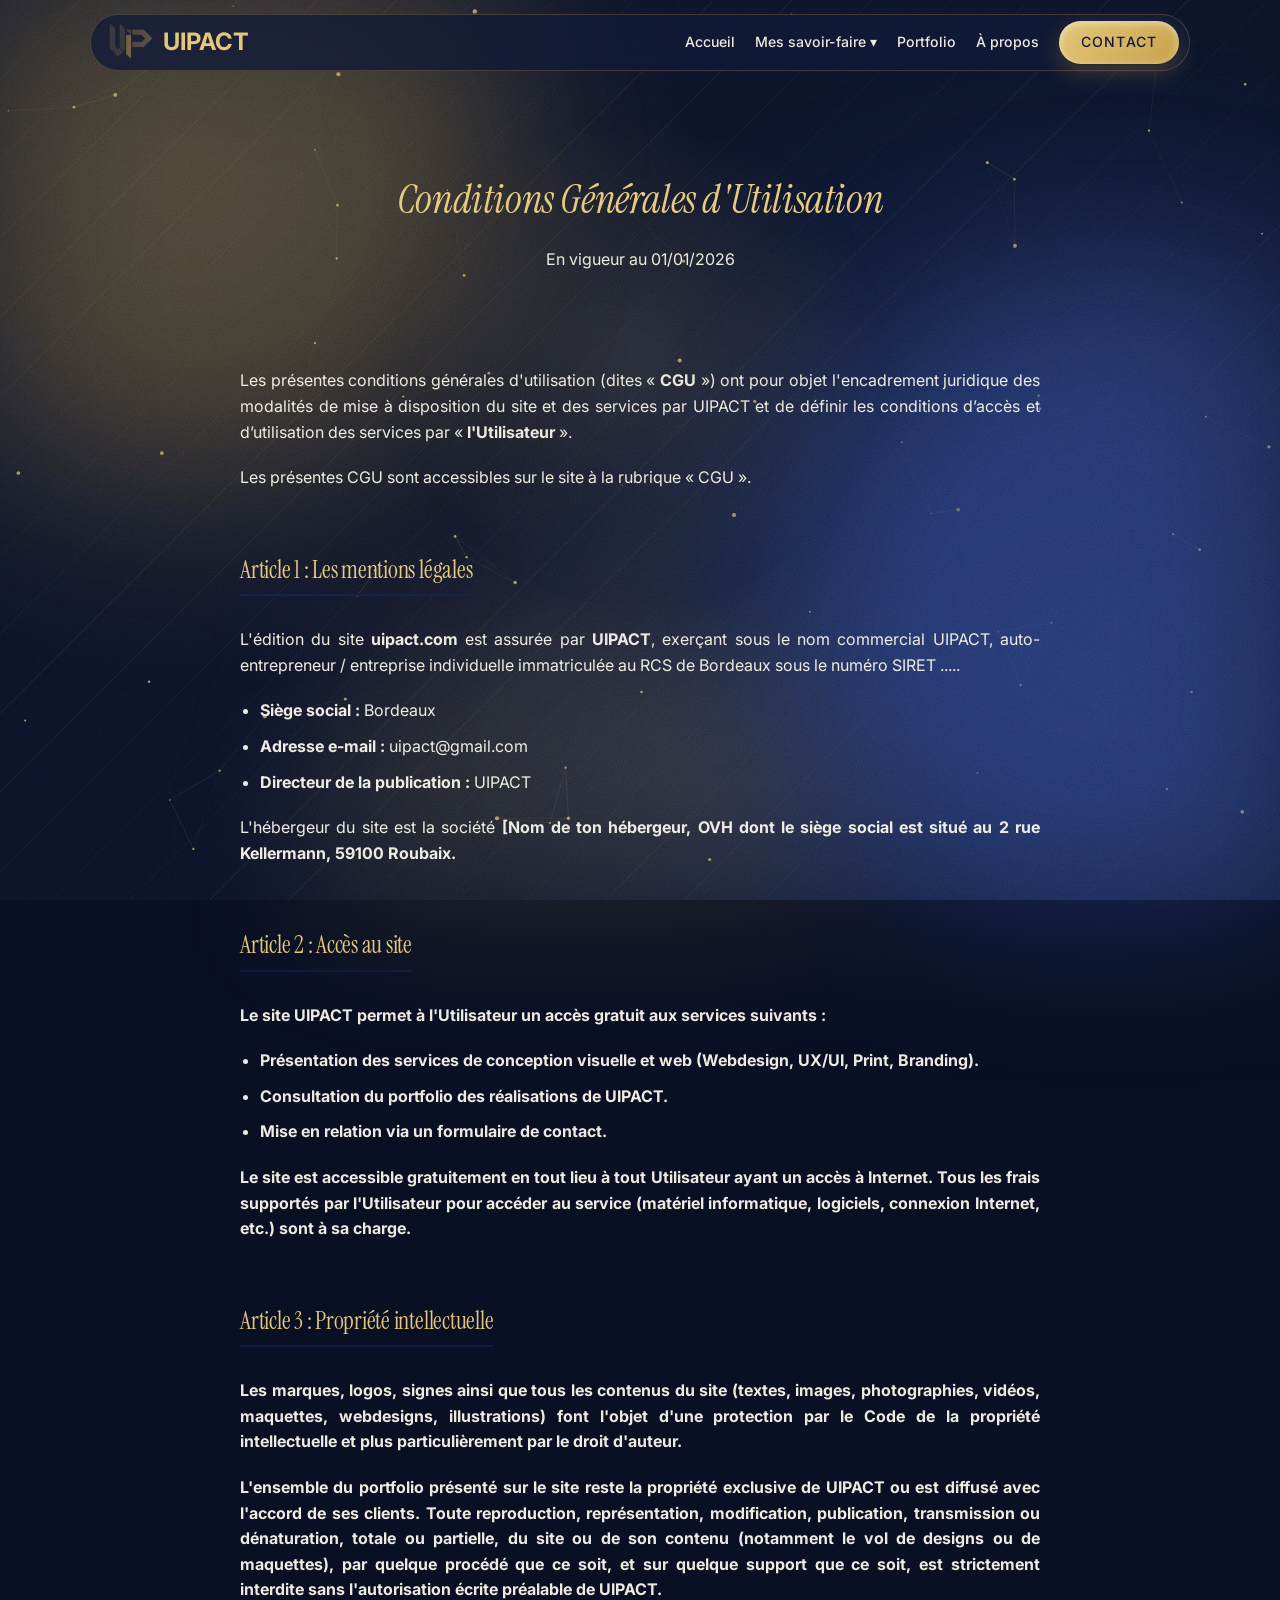
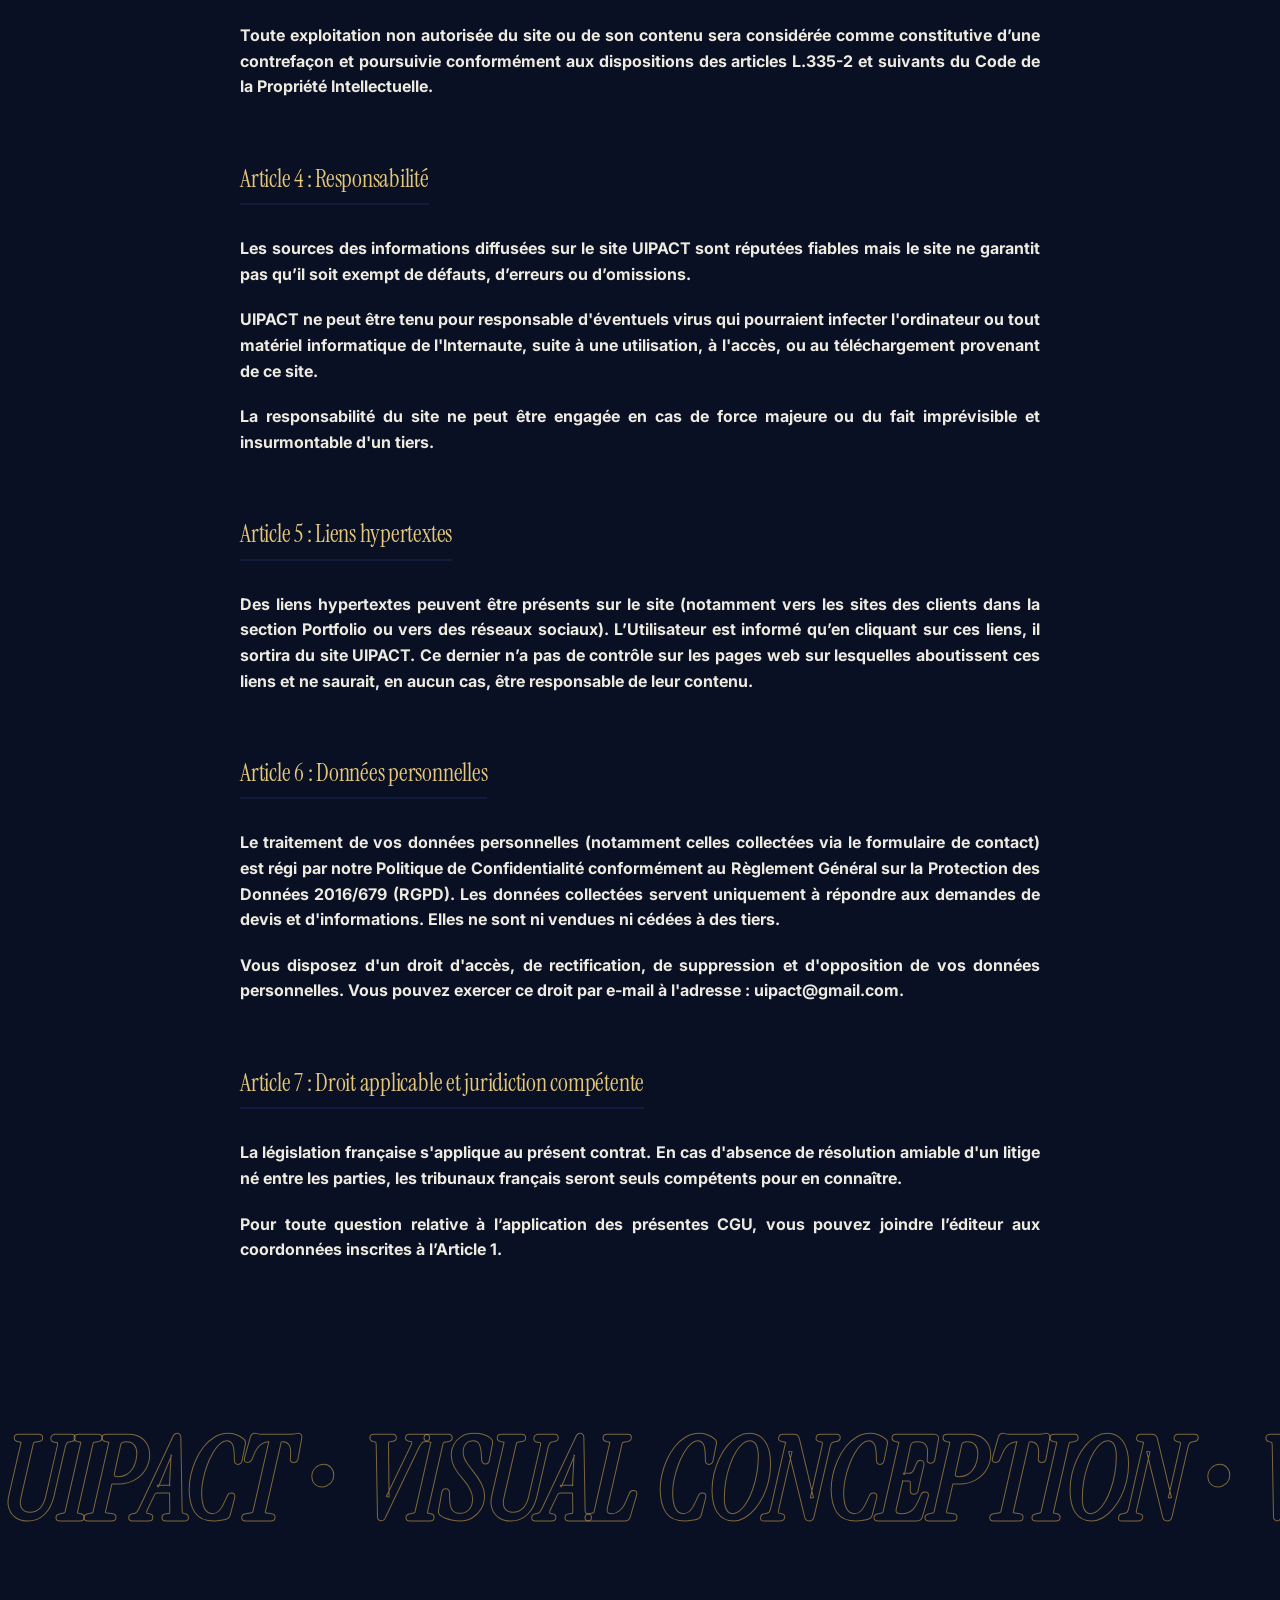
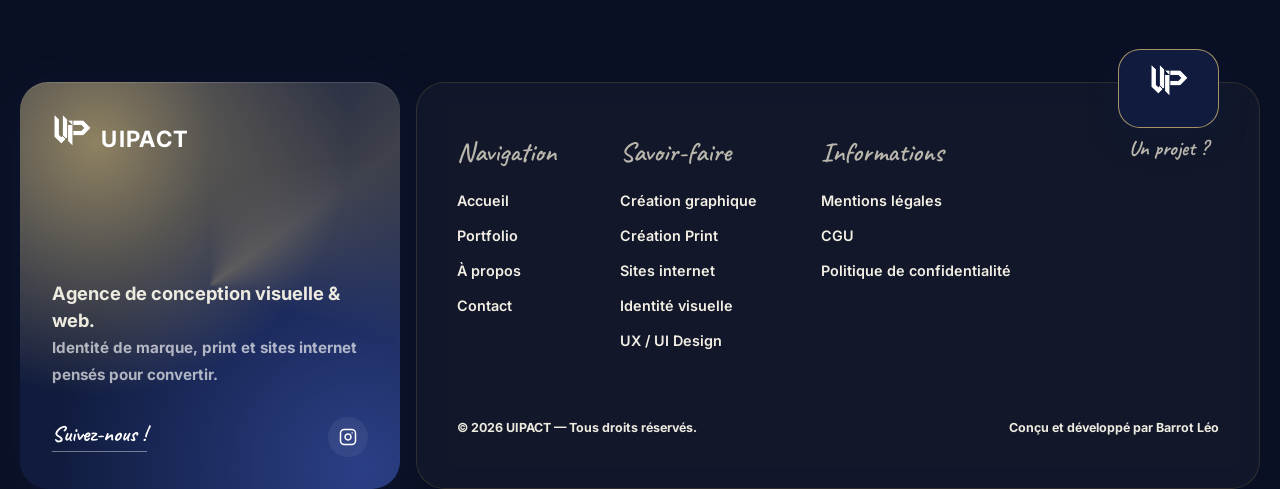
<file: cgu.html>
<!DOCTYPE html>
<html lang="fr">
<head>
    <meta charset="UTF-8">
    <meta name="viewport" content="width=device-width, initial-scale=1.0">
    <title>CGU - UIPACT</title>
    <link rel="icon" type="image/png" href="logo.png"> 
    <style>
        /* --- CSS : Variables et base --- */
        :root {
            --color-blue-dark: #223c94;
            --color-cyan-vibrant: #22e1f2;
            --color-purple-dark: #6e2da3;
            --color-fuchsia-vibrant: #d949cf;
            --text-color: #333;
            --bg-color: #fff;
            --bg-alt-color: #f4f7f6;
            --font-family: 'Inter', sans-serif;
            --font-title: 'Georgia', serif; 
            --header-height: 80px; 
        }

        body {
            font-family: var(--font-family);
            margin: 0;
            color: var(--text-color);
            background-color: var(--bg-color);
            scroll-behavior: smooth;
            padding-top: var(--header-height);
            line-height: 1.6;
        }

        .no-scroll { overflow: hidden; }

        /* --- En-tête / Navigation --- */
        header {
            background-color: #fff;
            box-shadow: 0 2px 10px rgba(0,0,0,0.1);
            position: fixed;
            width: 100%;
            height: var(--header-height);
            top: 0;
            left: 0;
            z-index: 1000;
            display: flex;
            align-items: center;
        }

        nav {
            display: flex;
            justify-content: space-between;
            align-items: center;
            max-width: 1200px;
            margin: 0 auto;
            padding: 0 20px;
            width: 100%;
            box-sizing: border-box;
        }

        .logo-container {
            display: flex;
            align-items: center;
            text-decoration: none;
        }
        .logo-container img { height: 40px; margin-right: 10px; }
        .brand-name {
            font-size: 1.5rem;
            font-weight: 700;
            background: linear-gradient(to right, var(--color-blue-dark), var(--color-purple-dark));
            -webkit-background-clip: text;
            -webkit-text-fill-color: transparent;
        }

        .nav-links {
            list-style: none;
            display: flex;
            align-items: center;
            gap: 20px;
            margin: 0;
            padding: 0;
            transition: transform 0.3s ease-out, opacity 0.3s ease-out; 
        }
        .nav-links a {
            text-decoration: none;
            color: var(--text-color);
            font-weight: 500;
            transition: color 0.3s;
            padding: 10px 0;
            display: block;
        }
        .nav-links a:hover { color: var(--color-purple-dark); }

        /* Menu Déroulant */
        .dropdown { position: relative; }
        .dropdown-content {
            display: none;
            position: absolute;
            top: 100%; 
            left: 0;
            background-color: #fff;
            min-width: 260px;
            box-shadow: 0px 8px 16px rgba(0,0,0,0.1);
            z-index: 1001;
            border-radius: 0 0 8px 8px;
            overflow: hidden;
            border-top: 3px solid var(--color-cyan-vibrant);
        }
        .dropdown:hover .dropdown-content { display: block; }
        .dropdown-content a {
            padding: 15px 20px;
            display: block;
            border-bottom: 1px solid #f0f0f0;
            transition: background-color 0.3s;
        }
        .dropdown-content a:hover { background-color: var(--bg-alt-color); color: var(--color-purple-dark); padding-left: 25px;}

        .cta-menu-button {
            display: inline-block;
            padding: 10px 20px !important;
            border-radius: 50px;
            background: linear-gradient(135deg, var(--color-cyan-vibrant), var(--color-fuchsia-vibrant));
            color: #fff !important;
            font-weight: 700;
            text-transform: uppercase;
            font-size: 0.8rem;
            border: none;
            transition: transform 0.3s, box-shadow 0.3s !important;
        }
        .cta-menu-button:hover { transform: scale(1.05); box-shadow: 0 5px 15px rgba(217, 73, 207, 0.4); color: #fff !important; }

        /* Burger Menu */
        .burger-menu {
            display: none; 
            cursor: pointer;
            background: none;
            border: none;
            padding: 10px;
            z-index: 1100; 
        }
        .burger-menu span {
            display: block;
            width: 25px;
            height: 3px;
            margin-bottom: 5px;
            background-color: var(--color-blue-dark); 
            transition: all 0.3s ease-in-out;
        }
        .burger-menu span:last-child { margin-bottom: 0; }
        .burger-menu.active span:nth-child(1) { transform: rotate(-45deg) translate(-5px, 6px); }
        .burger-menu.active span:nth-child(2) { opacity: 0; }
        .burger-menu.active span:nth-child(3) { transform: rotate(45deg) translate(-5px, -6px); }

        /* --- SECTION LÉGALE (CGU) --- */
        .page-header { 
            padding: 60px 20px 30px; 
            text-align: center; 
            background-color: var(--bg-alt-color);
        }
        .page-title { 
            font-size: 2.5rem; 
            color: var(--color-blue-dark); 
            margin-bottom: 10px; 
            font-family: var(--font-title);
            font-style: italic;
        }
        
        .legal-content {
            max-width: 800px;
            margin: 50px auto 80px auto;
            padding: 0 20px;
            color: #444;
            text-align: justify;
        }

        .legal-content h2 {
            color: var(--color-blue-dark);
            margin-top: 40px;
            margin-bottom: 15px;
            font-size: 1.5rem;
            border-bottom: 2px solid var(--color-cyan-vibrant);
            padding-bottom: 5px;
            display: inline-block;
        }

        .legal-content h3 {
            color: var(--color-purple-dark);
            margin-top: 30px;
            font-size: 1.2rem;
        }

        .legal-content p, .legal-content ul {
            margin-bottom: 20px;
        }

        .legal-content ul {
            padding-left: 20px;
        }

        .legal-content li {
            margin-bottom: 10px;
        }

        .legal-content strong {
            color: var(--text-color);
        }

        /* --- STYLE DU BOUTON TOP --- */
        #scrollTopBtn {
            display: none; 
            position: fixed;
            bottom: 30px;
            right: 30px;
            z-index: 1099;
            width: 50px;
            height: 50px;
            border-radius: 50%;
            border: none;
            background: linear-gradient(135deg, var(--color-cyan-vibrant), var(--color-fuchsia-vibrant));
            color: white;
            font-size: 24px;
            font-weight: bold;
            cursor: pointer;
            box-shadow: 0 4px 15px rgba(0,0,0,0.2);
            transition: transform 0.3s;
            justify-content: center;
            align-items: center;
        }

        #scrollTopBtn:hover {
            transform: scale(1.1);
        }

       /* --- FOOTER & RÉSEAUX SOCIAUX --- */
        footer { background-color: #111; color: #ccc; text-align: center; padding: 40px 20px; }
        footer img { height: 30px; margin-bottom: 15px; }
        footer p { margin: 10px 0; }
        footer a { color: var(--color-fuchsia-vibrant); text-decoration: none; transition: color 0.3s;}
        footer a:hover { color: var(--color-cyan-vibrant); }
        .footer-links { margin-top: 15px; font-size: 0.9rem; display: flex; justify-content: center; gap: 20px; flex-wrap: wrap;}

        /* Styles spécifiques pour Instagram */
        .social-links {
            display: flex;
            justify-content: center;
            margin-bottom: 20px;
        }
        
        .social-links a {
            display: flex;
            align-items: center;
            justify-content: center;
            width: 45px;
            height: 45px;
            border-radius: 50%;
            background-color: #222; /* Fond gris foncé */
            color: #fff; /* Icône blanche */
            transition: all 0.3s ease;
        }
        
        .social-links a:hover {
            /* Le même dégradé que tes boutons pour rester cohérent ! */
            background: linear-gradient(135deg, var(--color-cyan-vibrant), var(--color-fuchsia-vibrant));
            color: #fff;
            transform: translateY(-3px); /* Petit effet de soulèvement */
            box-shadow: 0 4px 10px rgba(0,0,0,0.3);
        }
        
        .social-links svg {
            width: 22px;
            height: 22px;
        }

        /* --- RESPONSIVE MOBILE --- */
        @media (max-width: 768px) {
            .burger-menu { display: block; }

            .nav-links {
                position: absolute;
                top: var(--header-height);
                right: 0;
                height: calc(100vh - var(--header-height)); 
                width: 100%; 
                background-color: #fff;
                flex-direction: column; 
                justify-content: flex-start;
                gap: 0; 
                transform: translateY(-110%); 
                opacity: 0;
                z-index: 1050;
                box-shadow: 0 10px 15px rgba(0,0,0,0.1);
            }

            .nav-links.nav-active {
                transform: translateY(0%);
                opacity: 1;
            }

            .nav-links li {
                width: 100%;
                text-align: center;
                border-bottom: 1px solid var(--bg-alt-color);
            }
            .nav-links li:last-child { border-bottom: none; }

            .nav-links a {
                padding: 20px;
                font-size: 1.1rem;
            }

            .dropdown-content {
                display: none;
                position: static; 
                box-shadow: none;
                border: none;
                background-color: var(--bg-alt-color); 
                min-width: 100%;
            }
            
            .dropdown-content.mobile-open {
                display: block;
            }

            .dropdown-content a { padding: 15px 20px; border-bottom: 1px solid #fff; }
            
            .dropdown:hover .dropdown-content { display: none; }
            .dropdown:hover .dropdown-content.mobile-open { display: block; } 

            .dropdown > a { font-weight: 700; color: var(--color-blue-dark); }  

            .cta-menu-button { 
                margin: 20px auto; 
                width: calc(100% - 40px); 
                display: block; 
                box-sizing: border-box;
            }

            #scrollTopBtn { bottom: 20px; right: 20px; width: 45px; height: 45px; }
            
            .page-title { font-size: 2rem; }
            .legal-content { text-align: left; } /* Plus lisible sur mobile en fer à gauche */
        }
    </style>
<link rel="stylesheet" href="theme.css">
</head>
<body id="body">

     <header>
        <nav>
            <a href="index.html" class="logo-container">
                <img src="logo.png" alt="UIPACT Logo">
                <span class="brand-name">UIPACT</span>
            </a>

            <button class="burger-menu" id="burgerToggle">
                <span></span><span></span><span></span>
            </button>

            <ul class="nav-links">
                <li><a href="index.html#hero">Accueil</a></li>
                <li class="dropdown">
                    <a href="#" class="dropdown-toggle">Mes savoir-faire ▾</a>
                    <div class="dropdown-content">
                        <a href="creation-graphique.html">Création graphique & Webdesign</a>
                        <a href="creation-print.html">Création Print</a>
                        <a href="sites-web.html">Sites Web</a>
                        <a href="identite-visuelle.html">Logo, identité visuelle</a>
                        <a href="ux-ui.html">UX Design / UI Design</a>
                    </div>
                </li>
                <li><a href="portfolio.html">Portfolio</a></li>
                <li><a href="a-propos.html">À propos</a></li>
                <li><a href="contact.html" class="cta-menu-button">Contact</a></li>
            </ul>
        </nav>
    </header>

    <div class="page-header">
        <h1 class="page-title">Conditions Générales d'Utilisation</h1>
        <p>En vigueur au 01/01/2026</p>
    </div>

    <main class="legal-content">
        <p>Les présentes conditions générales d'utilisation (dites « <strong>CGU</strong> ») ont pour objet l'encadrement juridique des modalités de mise à disposition du site et des services par UIPACT et de définir les conditions d’accès et d’utilisation des services par « <strong>l'Utilisateur</strong> ».</p>
        <p>Les présentes CGU sont accessibles sur le site à la rubrique « CGU ».</p>

        <h2>Article 1 : Les mentions légales</h2>
        <p>L'édition du site <strong>uipact.com</strong> est assurée par <strong>UIPACT</strong>, exerçant sous le nom commercial UIPACT, auto-entrepreneur / entreprise individuelle immatriculée au RCS de Bordeaux sous le numéro SIRET .....</p>
        <ul>
            <li><strong>Siège social :</strong> Bordeaux</li>
            <li><strong>Adresse e-mail :</strong>  uipact@gmail.com</li>
            <li><strong>Directeur de la publication :</strong> UIPACT</li>
        </ul>
        <p>L'hébergeur du site est la société <strong>[Nom de ton hébergeur, OVH dont le siège social est situé au 2 rue Kellermann, 59100 Roubaix.</p>

        <h2>Article 2 : Accès au site</h2>
        <p>Le site UIPACT permet à l'Utilisateur un accès gratuit aux services suivants :</p>
        <ul>
            <li>Présentation des services de conception visuelle et web (Webdesign, UX/UI, Print, Branding).</li>
            <li>Consultation du portfolio des réalisations de UIPACT.</li>
            <li>Mise en relation via un formulaire de contact.</li>
        </ul>
        <p>Le site est accessible gratuitement en tout lieu à tout Utilisateur ayant un accès à Internet. Tous les frais supportés par l'Utilisateur pour accéder au service (matériel informatique, logiciels, connexion Internet, etc.) sont à sa charge.</p>

        <h2>Article 3 : Propriété intellectuelle</h2>
        <p>Les marques, logos, signes ainsi que tous les contenus du site (textes, images, photographies, vidéos, maquettes, webdesigns, illustrations) font l'objet d'une protection par le Code de la propriété intellectuelle et plus particulièrement par le droit d'auteur.</p>
        <p>L'ensemble du portfolio présenté sur le site reste la propriété exclusive de UIPACT ou est diffusé avec l'accord de ses clients. <strong>Toute reproduction, représentation, modification, publication, transmission ou dénaturation</strong>, totale ou partielle, du site ou de son contenu (notamment le vol de designs ou de maquettes), par quelque procédé que ce soit, et sur quelque support que ce soit, est <strong>strictement interdite</strong> sans l'autorisation écrite préalable de UIPACT.</p>
        <p>Toute exploitation non autorisée du site ou de son contenu sera considérée comme constitutive d’une contrefaçon et poursuivie conformément aux dispositions des articles L.335-2 et suivants du Code de la Propriété Intellectuelle.</p>

        <h2>Article 4 : Responsabilité</h2>
        <p>Les sources des informations diffusées sur le site UIPACT sont réputées fiables mais le site ne garantit pas qu’il soit exempt de défauts, d’erreurs ou d’omissions.</p>
        <p>UIPACT ne peut être tenu pour responsable d'éventuels virus qui pourraient infecter l'ordinateur ou tout matériel informatique de l'Internaute, suite à une utilisation, à l'accès, ou au téléchargement provenant de ce site.</p>
        <p>La responsabilité du site ne peut être engagée en cas de force majeure ou du fait imprévisible et insurmontable d'un tiers.</p>

        <h2>Article 5 : Liens hypertextes</h2>
        <p>Des liens hypertextes peuvent être présents sur le site (notamment vers les sites des clients dans la section Portfolio ou vers des réseaux sociaux). L’Utilisateur est informé qu’en cliquant sur ces liens, il sortira du site UIPACT. Ce dernier n’a pas de contrôle sur les pages web sur lesquelles aboutissent ces liens et ne saurait, en aucun cas, être responsable de leur contenu.</p>

        <h2>Article 6 : Données personnelles</h2>
        <p>Le traitement de vos données personnelles (notamment celles collectées via le formulaire de contact) est régi par notre Politique de Confidentialité conformément au Règlement Général sur la Protection des Données 2016/679 (RGPD). Les données collectées servent uniquement à répondre aux demandes de devis et d'informations. Elles ne sont ni vendues ni cédées à des tiers.</p>
        <p>Vous disposez d'un droit d'accès, de rectification, de suppression et d'opposition de vos données personnelles. Vous pouvez exercer ce droit par e-mail à l'adresse : uipact@gmail.com.</p>

        <h2>Article 7 : Droit applicable et juridiction compétente</h2>
        <p>La législation française s'applique au présent contrat. En cas d'absence de résolution amiable d'un litige né entre les parties, les tribunaux français seront seuls compétents pour en connaître.</p>
        <p>Pour toute question relative à l’application des présentes CGU, vous pouvez joindre l’éditeur aux coordonnées inscrites à l’Article 1.</p>
    </main>

    <footer class="site-footer">
        <div class="footer-inner">
            <div class="footer-brand-block">
                <img src="logo.png" alt="UIPACT Logo">
                <span class="footer-brand-name">UIPACT</span>
                <p class="footer-tagline">Agence de conception visuelle & web. Identité de marque, print et sites internet pensés pour convertir.</p>
                <div class="social-links">
                    <a href="https://www.instagram.com/uipact/" target="_blank" rel="noopener noreferrer" title="Suivez UIPACT sur Instagram">
                        <svg xmlns="http://www.w3.org/2000/svg" viewBox="0 0 24 24" fill="none" stroke="currentColor" stroke-width="2" stroke-linecap="round" stroke-linejoin="round">
                            <rect x="2" y="2" width="20" height="20" rx="5" ry="5"></rect>
                            <path d="M16 11.37A4 4 0 1 1 12.63 8 4 4 0 0 1 16 11.37z"></path>
                            <line x1="17.5" y1="6.5" x2="17.51" y2="6.5"></line>
                        </svg>
                    </a>
                </div>
            </div>

            <div class="footer-col">
                <h4>Navigation</h4>
                <a href="index.html">Accueil</a>
                <a href="portfolio.html">Portfolio</a>
                <a href="a-propos.html">À propos</a>
                <a href="contact.html">Contact</a>
            </div>

            <div class="footer-col">
                <h4>Savoir-faire</h4>
                <a href="creation-graphique.html">Création graphique</a>
                <a href="creation-print.html">Création Print</a>
                <a href="sites-web.html">Sites internet</a>
                <a href="identite-visuelle.html">Identité visuelle</a>
                <a href="ux-ui.html">UX / UI Design</a>
            </div>

            <div class="footer-col">
                <h4>Informations</h4>
                <a href="mentions-legales.html">Mentions légales</a>
                <a href="cgu.html">CGU</a>
                <a href="politique-confidentialite.html">Politique de confidentialité</a>
            </div>
        </div>

        <div class="footer-bottom">
            <p>&copy; 2026 UIPACT &mdash; Tous droits réservés.</p>
            <p class="footer-signature">Conçu et développé par UIPACT</p>
        </div>
    </footer>

    <button id="scrollTopBtn" title="Retour en haut">↑</button>

    <script>
        // --- SCRIPT MENU MOBILE (Unifié) ---
        const burger = document.getElementById('burgerToggle');
        const nav = document.querySelector('.nav-links');
        const body = document.getElementById('body');
        
        const navLinksArr = document.querySelectorAll('.nav-links li a:not(.dropdown-toggle)');
        const dropdown = document.querySelector('.dropdown-toggle');
        const dropContent = document.querySelector('.dropdown-content');

        function toggleMenu() {
            burger.classList.toggle('active');
            nav.classList.toggle('nav-active');
            body.classList.toggle('no-scroll');
        }

        burger.addEventListener('click', toggleMenu);

        // Ferme le menu quand on clique sur un lien
        navLinksArr.forEach(link => {
            link.addEventListener('click', () => {
                if (nav.classList.contains('nav-active')) {
                    toggleMenu();
                }
            });
        });

        if(dropdown) {
            dropdown.addEventListener('click', (e) => {
                if (window.innerWidth <= 768) {
                    e.preventDefault();
                    dropContent.classList.toggle('mobile-open');
                }
            });
        }

        // --- SCRIPT BOUTON TOP ---
        const scrollTopBtn = document.getElementById("scrollTopBtn");

        window.addEventListener('scroll', function() {
            if (document.body.scrollTop > 300 || document.documentElement.scrollTop > 300) {
                scrollTopBtn.style.display = "flex";
            } else {
                scrollTopBtn.style.display = "none";
            }
        });

        scrollTopBtn.onclick = function() {
            window.scrollTo({
                top: 0,
                behavior: "smooth"
            });
        };
    </script>
<script src="config.js"></script>
    <script src="cms.js"></script>
    <script src="theme.js"></script>
</body>
</html>
</file>
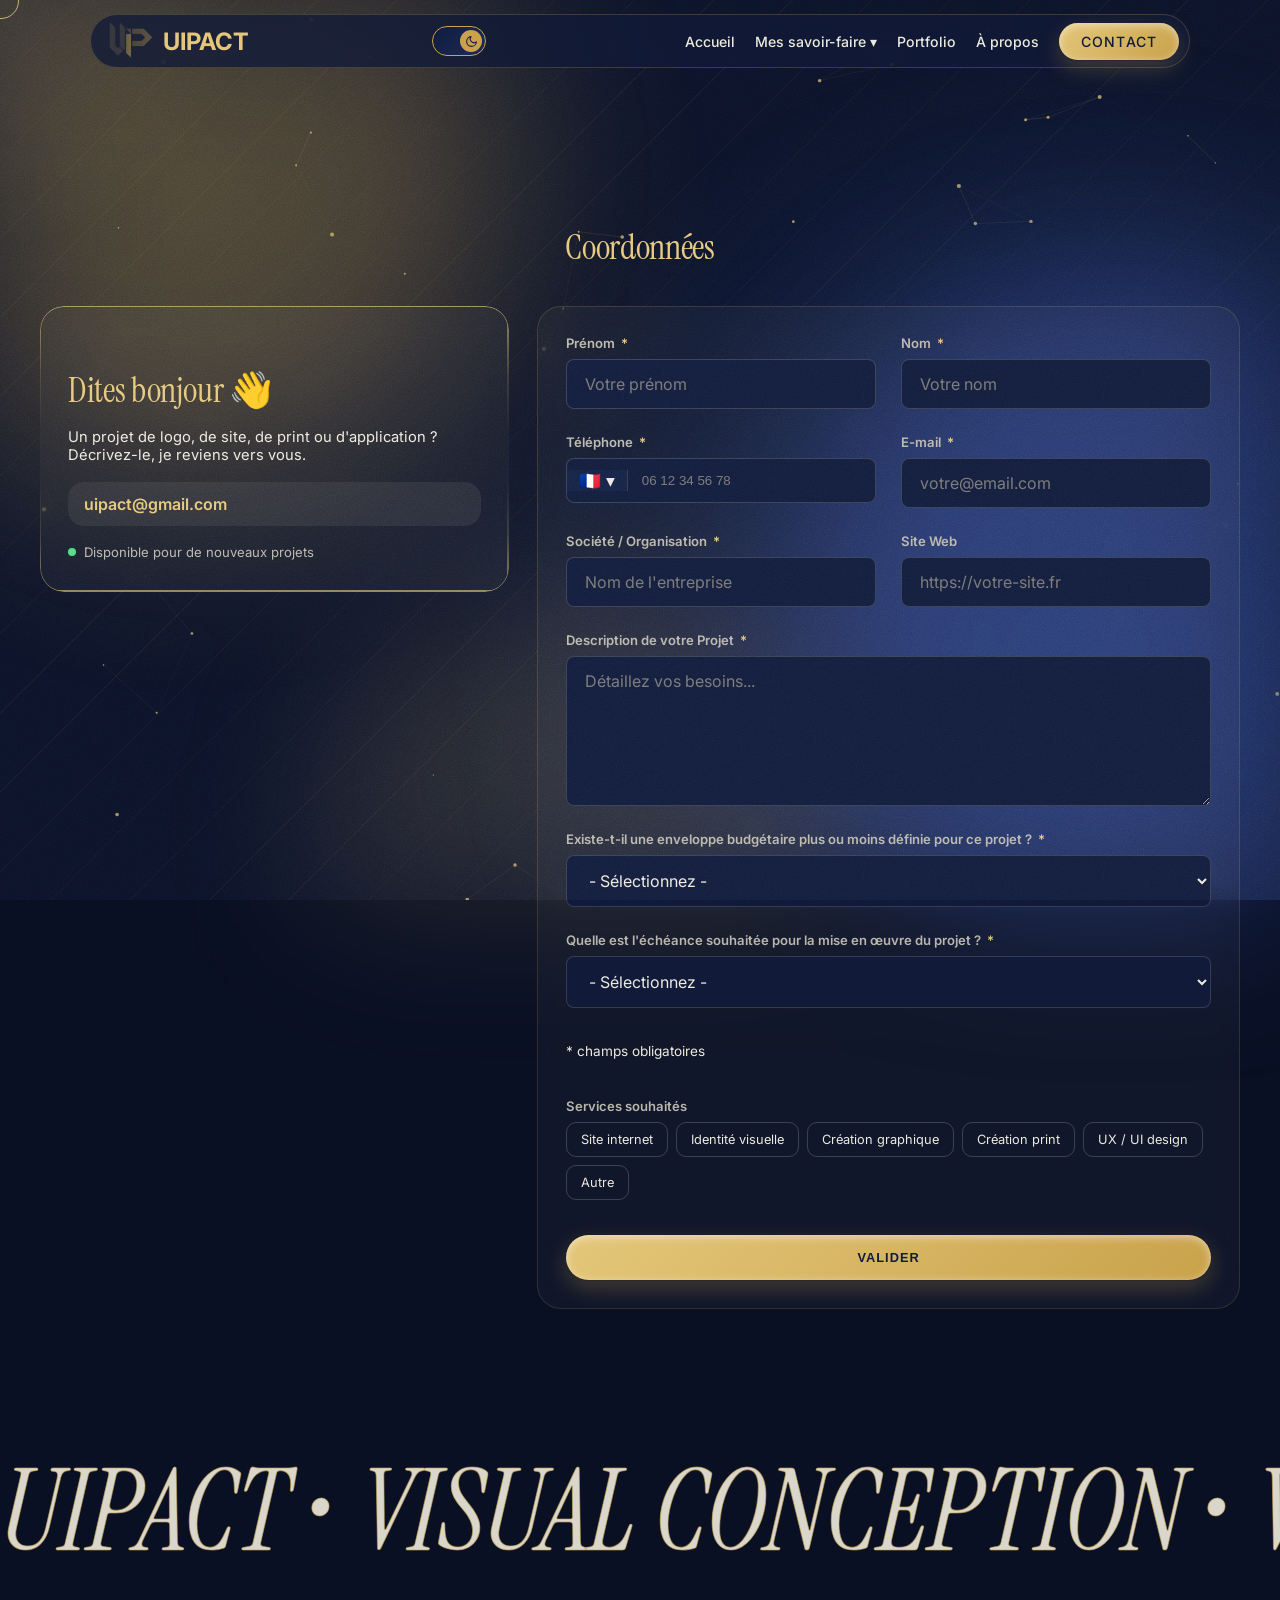
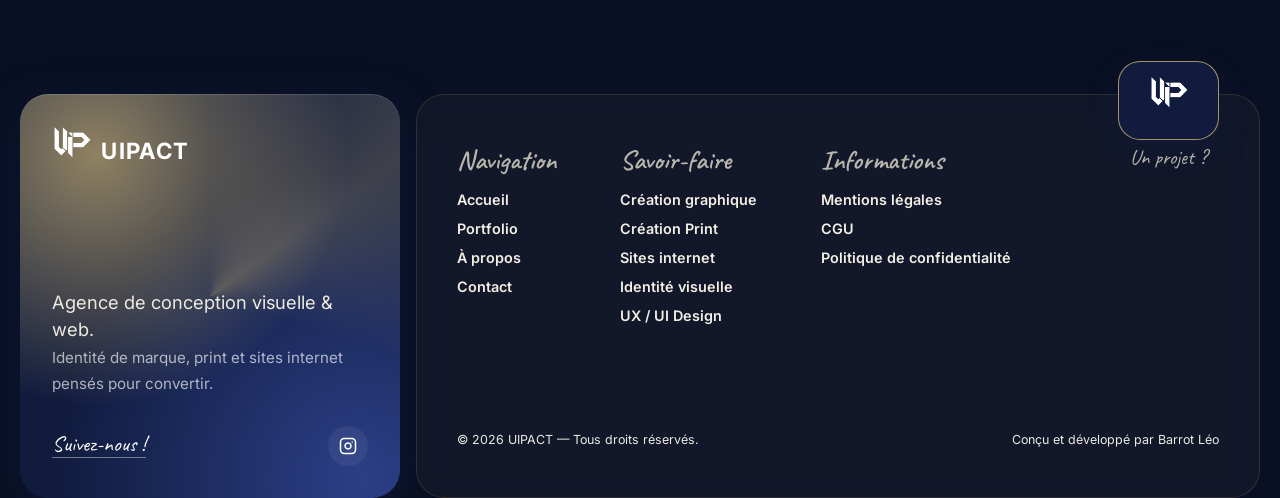
<file: contact.html>
<!DOCTYPE html>
<html lang="fr">
<head>
    <meta charset="UTF-8">
    <meta name="viewport" content="width=device-width, initial-scale=1.0">
    <title>Contact - UIPACT</title>
    <link rel="icon" type="image/png" href="logo.png"> 
    <style>
        /* --- CSS : Variables et base --- */
        :root {
            --color-blue-dark: #223773;
            --color-cyan-vibrant: #11C5D9;
            --color-purple-dark: #9249A6;
            --color-fuchsia-vibrant: #9249A6;
            --text-color: #333;
            --bg-color: #fff;
            --bg-alt-color: #f4f7f6;
            --font-family: 'Inter', sans-serif;
            --font-title: 'Georgia', serif; 
            --header-height: 80px; 
        }

        body {
            font-family: var(--font-family);
            margin: 0;
            color: var(--text-color);
            background-color: var(--bg-color);
            scroll-behavior: smooth;
            padding-top: var(--header-height);
        }

        .no-scroll { overflow: hidden; }

        /* --- En-tête / Navigation --- */
        header {
            background-color: #fff;
            box-shadow: 0 2px 10px rgba(0,0,0,0.1);
            position: fixed;
            width: 100%;
            height: var(--header-height);
            top: 0;
            left: 0;
            z-index: 1000;
            display: flex;
            align-items: center;
        }

        nav {
            display: flex;
            justify-content: space-between;
            align-items: center;
            max-width: 1200px;
            margin: 0 auto;
            padding: 0 20px;
            width: 100%;
            box-sizing: border-box;
        }

        .logo-container {
            display: flex;
            align-items: center;
            text-decoration: none;
        }
        .logo-container img { height: 40px; margin-right: 10px; }
        .brand-name {
            font-size: 1.5rem;
            font-weight: 700;
            background: linear-gradient(to right, var(--color-blue-dark), var(--color-purple-dark));
            -webkit-background-clip: text;
            -webkit-text-fill-color: transparent;
        }

        .nav-links {
            list-style: none;
            display: flex;
            align-items: center;
            gap: 20px;
            margin: 0;
            padding: 0;
            transition: transform 0.3s ease-out, opacity 0.3s ease-out; 
        }
        .nav-links a {
            text-decoration: none;
            color: var(--text-color);
            font-weight: 500;
            transition: color 0.3s;
            padding: 10px 0;
            display: block;
        }
        .nav-links a:hover { color: var(--color-purple-dark); }

        /* Menu Déroulant */
        .dropdown { position: relative; }
        .dropdown-content {
            display: none;
            position: absolute;
            top: 100%; 
            left: 0;
            background-color: #fff;
            min-width: 260px;
            box-shadow: 0px 8px 16px rgba(0,0,0,0.1);
            z-index: 1001;
            border-radius: 0 0 8px 8px;
            overflow: hidden;
            border-top: 3px solid var(--color-cyan-vibrant);
        }
        .dropdown:hover .dropdown-content { display: block; }
        .dropdown-content a {
            padding: 15px 20px;
            display: block;
            border-bottom: 1px solid #f0f0f0;
            transition: background-color 0.3s;
        }
        .dropdown-content a:hover { background-color: var(--bg-alt-color); color: var(--color-purple-dark); padding-left: 25px;}

        .cta-menu-button {
            display: inline-block;
            padding: 10px 20px !important;
            border-radius: 50px;
            background: linear-gradient(135deg, var(--color-cyan-vibrant), var(--color-fuchsia-vibrant));
            color: #fff !important;
            font-weight: 700;
            text-transform: uppercase;
            font-size: 0.8rem;
            border: none;
            transition: transform 0.3s, box-shadow 0.3s !important;
        }
        .cta-menu-button:hover { transform: scale(1.05); box-shadow: 0 5px 15px rgba(201, 162, 75, 0.45); color: #fff !important; }

        /* Burger Menu */
        .burger-menu {
            display: none; 
            cursor: pointer;
            background: none;
            border: none;
            padding: 10px;
            z-index: 1100; 
        }
        .burger-menu span {
            display: block;
            width: 25px;
            height: 3px;
            margin-bottom: 5px;
            background-color: var(--color-blue-dark); 
            transition: all 0.3s ease-in-out;
        }
        .burger-menu span:last-child { margin-bottom: 0; }
        .burger-menu.active span:nth-child(1) { transform: rotate(-45deg) translate(-5px, 6px); }
        .burger-menu.active span:nth-child(2) { opacity: 0; }
        .burger-menu.active span:nth-child(3) { transform: rotate(45deg) translate(-5px, -6px); }

        /* --- SECTION CONTACT --- */
        .contact-section {
            max-width: 900px;
            margin: 60px auto;
            padding: 0 20px;
        }

        .contact-title {
            font-size: 2.2rem;
            color: var(--color-blue-dark);
            margin-bottom: 40px;
            font-weight: 800;
            text-align: left;
        }

        .contact-form {
            display: grid;
            grid-template-columns: 1fr 1fr;
            gap: 25px;
        }

        .form-group {
            display: flex;
            flex-direction: column;
            gap: 8px;
        }

        .form-group.full-width {
            grid-column: span 2;
        }

        .form-group label {
            font-weight: 600;
            font-size: 0.95rem;
            color: #2c3e50;
        }

        .form-group label span {
            color: #e74c3c;
            margin-left: 3px;
        }

        .form-input, .form-select, .form-textarea {
            padding: 14px 18px;
            border: 1px solid #ddd;
            border-radius: 8px;
            background-color: #fcfcfc;
            font-family: inherit;
            font-size: 1rem;
            transition: border-color 0.3s;
        }

        .phone-wrapper {
            display: flex;
            align-items: center;
            border: 1px solid #ddd;
            border-radius: 8px;
            background-color: #fcfcfc;
            overflow: hidden;
        }

        .flag-sim {
            padding: 0 12px;
            display: flex;
            align-items: center;
            gap: 5px;
            border-right: 1px solid #eee;
            background-color: #f5f5f5;
            font-size: 1.1rem;
        }

        .phone-wrapper input {
            border: none;
            flex: 1;
            padding: 14px;
            background: transparent;
        }

        .form-textarea {
            height: 150px;
            resize: vertical;
        }

        .mandatory-text {
            grid-column: span 2;
            font-size: 0.85rem;
            color: #777;
            margin-top: 10px;
        }

        .valider-btn {
            grid-column: span 2;
            background-color: var(--color-gold);
            color: var(--color-navy);
            border: none;
            padding: 18px;
            font-size: 1.1rem;
            font-weight: 700;
            border-radius: 5px;
            cursor: pointer;
            transition: transform 0.3s, background-color 0.3s, box-shadow 0.3s;
            margin-top: 10px;
        }

        .valider-btn:hover {
            background-color: var(--color-gold-light);
            transform: translateY(-2px);
            box-shadow: 0 5px 15px rgba(201, 162, 75, 0.45);
        }

        /* --- STYLE DU BOUTON TOP --- */
        #scrollTopBtn {
            display: none; 
            position: fixed;
            bottom: 30px;
            right: 30px;
            z-index: 1099;
            width: 50px;
            height: 50px;
            border-radius: 50%;
            border: none;
            background: linear-gradient(135deg, var(--color-cyan-vibrant), var(--color-fuchsia-vibrant));
            color: white;
            font-size: 24px;
            font-weight: bold;
            cursor: pointer;
            box-shadow: 0 4px 15px rgba(0,0,0,0.2);
            transition: transform 0.3s;
            justify-content: center;
            align-items: center;
        }

        #scrollTopBtn:hover {
            transform: scale(1.1);
        }

       /* --- FOOTER & RÉSEAUX SOCIAUX --- */
        footer { background-color: #111; color: #ccc; text-align: center; padding: 40px 20px; }
        footer img { height: 30px; margin-bottom: 15px; }
        footer p { margin: 10px 0; }
        footer a { color: var(--color-fuchsia-vibrant); text-decoration: none; transition: color 0.3s;}
        footer a:hover { color: var(--color-cyan-vibrant); }
        .footer-links { margin-top: 15px; font-size: 0.9rem; display: flex; justify-content: center; gap: 20px; flex-wrap: wrap;}

        /* Styles spécifiques pour Instagram */
        .social-links {
            display: flex;
            justify-content: center;
            margin-bottom: 20px;
        }
        
        .social-links a {
            display: flex;
            align-items: center;
            justify-content: center;
            width: 45px;
            height: 45px;
            border-radius: 50%;
            background-color: #222; /* Fond gris foncé */
            color: #fff; /* Icône blanche */
            transition: all 0.3s ease;
        }
        
        .social-links a:hover {
            /* Le même dégradé que tes boutons pour rester cohérent ! */
            background: linear-gradient(135deg, var(--color-cyan-vibrant), var(--color-fuchsia-vibrant));
            color: #fff;
            transform: translateY(-3px); /* Petit effet de soulèvement */
            box-shadow: 0 4px 10px rgba(0,0,0,0.3);
        }
        
        .social-links svg {
            width: 22px;
            height: 22px;
        }

        /* --- RESPONSIVE MOBILE --- */
        @media (max-width: 768px) {
            .contact-form { grid-template-columns: 1fr; }
            .form-group.full-width { grid-column: span 1; }
            .valider-btn, .mandatory-text { grid-column: span 1; }

            /* Menu unifié UIPACT */
            .burger-menu { display: block; }

            .nav-links {
                position: absolute;
                top: var(--header-height);
                right: 0;
                height: calc(100vh - var(--header-height)); 
                width: 100%; 
                background-color: #fff;
                flex-direction: column; 
                justify-content: flex-start;
                gap: 0; 
                transform: translateY(-110%); 
                opacity: 0;
                z-index: 1050;
                box-shadow: 0 10px 15px rgba(0,0,0,0.1);
            }

            .nav-links.nav-active {
                transform: translateY(0%);
                opacity: 1;
            }

            .nav-links li {
                width: 100%;
                text-align: center;
                border-bottom: 1px solid var(--bg-alt-color);
            }
            .nav-links li:last-child { border-bottom: none; }

            .nav-links a {
                padding: 20px;
                font-size: 1.1rem;
            }

            .dropdown-content {
                display: none;
                position: static; 
                box-shadow: none;
                border: none;
                background-color: var(--bg-alt-color); 
                min-width: 100%;
            }
            
            .dropdown-content.mobile-open {
                display: block;
            }

            .dropdown-content a { padding: 15px 20px; border-bottom: 1px solid #fff; }
            
            .dropdown:hover .dropdown-content { display: none; }
            .dropdown:hover .dropdown-content.mobile-open { display: block; } 

            .dropdown > a { font-weight: 700; color: var(--color-blue-dark); }  

            .cta-menu-button { 
                margin: 20px auto; 
                width: calc(100% - 40px); 
                display: block; 
                box-sizing: border-box;
            }

            #scrollTopBtn { bottom: 20px; right: 20px; width: 45px; height: 45px; }
        }
    </style>
    <link rel="stylesheet" href="theme.css">
    <script src="config.js"></script>
    <script src="cms.js"></script>
    <script src="theme.js"></script>
</head>
<body id="body">

     <header>
        <nav>
            <a href="index.html" class="logo-container">
                <img src="logo.png" alt="UIPACT Logo">
                <span class="brand-name">UIPACT</span>
            </a>

            <button class="theme-toggle" id="themeToggle" aria-label="Basculer entre le mode clair et le mode sombre" title="Mode clair / sombre">
                <span class="toggle-thumb">
                    <svg class="icon-sun" viewBox="0 0 24 24" fill="none" stroke="currentColor" stroke-width="2" stroke-linecap="round" stroke-linejoin="round"><circle cx="12" cy="12" r="4"></circle><path d="M12 2v2M12 20v2M4.9 4.9l1.4 1.4M17.7 17.7l1.4 1.4M2 12h2M20 12h2M4.9 19.1l1.4-1.4M17.7 6.3l1.4-1.4"></path></svg>
                    <svg class="icon-moon" viewBox="0 0 24 24" fill="none" stroke="currentColor" stroke-width="2" stroke-linecap="round" stroke-linejoin="round"><path d="M21 12.8A9 9 0 1 1 11.2 3 7 7 0 0 0 21 12.8Z"></path></svg>
                </span>
            </button>
            <button class="burger-menu" id="burgerToggle">
                <span></span><span></span><span></span>
            </button>

            <ul class="nav-links">
                <li><a href="index.html#hero">Accueil</a></li>
                <li class="dropdown">
                    <a href="#" class="dropdown-toggle">Mes savoir-faire ▾</a>
                    <div class="dropdown-content">
                        <a href="creation-graphique.html">Création graphique & Webdesign</a>
                        <a href="creation-print.html">Création Print</a>
                        <a href="sites-web.html">Sites Web</a>
                        <a href="identite-visuelle.html">Logo, identité visuelle</a>
                        <a href="ux-ui.html">UX Design / UI Design</a>
                    </div>
                </li>
                <li><a href="portfolio.html">Portfolio</a></li>
                <li><a href="a-propos.html">À propos</a></li>
                <li><a href="contact.html" class="cta-menu-button">Contact</a></li>
            </ul>
        </nav>
    </header>

    <main class="contact-section">
        <h1 class="contact-title">Coordonnées</h1>

        <form action="https://formsubmit.co/uipact@gmail.com" method="POST" class="contact-form">
            <div class="form-group">
                <label>Prénom <span>*</span></label>
                <input type="text" name="prenom" class="form-input" placeholder="Votre prénom" required>
            </div>

            <div class="form-group">
                <label>Nom <span>*</span></label>
                <input type="text" name="nom" class="form-input" placeholder="Votre nom" required>
            </div>

            <div class="form-group">
                <label>Téléphone <span>*</span></label>
                <div class="phone-wrapper">
                    <div class="flag-sim">🇫🇷 ▾</div>
                    <input type="tel" name="telephone" placeholder="06 12 34 56 78" required>
                </div>
            </div>

            <div class="form-group">
                <label>E-mail <span>*</span></label>
                <input type="email" name="email" class="form-input" placeholder="votre@email.com" required>
            </div>

            <div class="form-group">
                <label>Société / Organisation <span>*</span></label>
                <input type="text" name="societe" class="form-input" placeholder="Nom de l'entreprise" required>
            </div>

            <div class="form-group">
                <label>Site Web</label>
                <input type="url" name="siteweb" class="form-input" placeholder="https://votre-site.fr">
            </div>

            <div class="form-group full-width">
                <label>Description de votre Projet <span>*</span></label>
                <textarea name="description" class="form-textarea" placeholder="Détaillez vos besoins..." required></textarea>
            </div>

            <div class="form-group full-width">
                <label>Existe-t-il une enveloppe budgétaire plus ou moins définie pour ce projet ? <span>*</span></label>
                <select name="budget" class="form-select" required>
                    <option value="" disabled selected>- Sélectionnez -</option>
                    <option value="petit">Moins de 1 000 €</option>
                    <option value="moyen">1 000 € - 3 000 €</option>
                    <option value="grand">3 000 € - 5 000 €</option>
                    <option value="expert">Plus de 5 000 €</option>
                </select>
            </div>

            <div class="form-group full-width">
                <label>Quelle est l'échéance souhaitée pour la mise en œuvre du projet ? <span>*</span></label>
                <select name="echeance" class="form-select" required>
                    <option value="" disabled selected>- Sélectionnez -</option>
                    <option value="urgent">Urgent (Dès que possible)</option>
                    <option value="1-3-mois">Dans les 1 à 3 mois</option>
                    <option value="plus-3-mois">Plus de 3 mois</option>
                </select>
            </div>

            <p class="mandatory-text">* champs obligatoires</p>

            <button type="submit" class="valider-btn">Valider</button>
        </form>
    </main>

   <footer class="site-footer">
        <div class="footer-inner">
            <div class="footer-brand-block">
                <img src="logo.png" alt="UIPACT Logo">
                <span class="footer-brand-name">UIPACT</span>
                <p class="footer-tagline">Agence de conception visuelle & web. Identité de marque, print et sites internet pensés pour convertir.</p>
                <div class="social-links">
                    <a href="https://www.instagram.com/uipact/" target="_blank" rel="noopener noreferrer" title="Suivez UIPACT sur Instagram">
                        <svg xmlns="http://www.w3.org/2000/svg" viewBox="0 0 24 24" fill="none" stroke="currentColor" stroke-width="2" stroke-linecap="round" stroke-linejoin="round">
                            <rect x="2" y="2" width="20" height="20" rx="5" ry="5"></rect>
                            <path d="M16 11.37A4 4 0 1 1 12.63 8 4 4 0 0 1 16 11.37z"></path>
                            <line x1="17.5" y1="6.5" x2="17.51" y2="6.5"></line>
                        </svg>
                    </a>
                </div>
            </div>

            <div class="footer-col">
                <h4>Navigation</h4>
                <a href="index.html">Accueil</a>
                <a href="portfolio.html">Portfolio</a>
                <a href="a-propos.html">À propos</a>
                <a href="contact.html">Contact</a>
            </div>

            <div class="footer-col">
                <h4>Savoir-faire</h4>
                <a href="creation-graphique.html">Création graphique</a>
                <a href="creation-print.html">Création Print</a>
                <a href="sites-web.html">Sites internet</a>
                <a href="identite-visuelle.html">Identité visuelle</a>
                <a href="ux-ui.html">UX / UI Design</a>
            </div>

            <div class="footer-col">
                <h4>Informations</h4>
                <a href="mentions-legales.html">Mentions légales</a>
                <a href="cgu.html">CGU</a>
                <a href="politique-confidentialite.html">Politique de confidentialité</a>
            </div>
        </div>

        <div class="footer-bottom">
            <p>&copy; 2026 UIPACT &mdash; Tous droits réservés.</p>
            <p class="footer-signature">Conçu et développé par Barrot Léo</p>
        </div>
    </footer>

    <button id="scrollTopBtn" title="Retour en haut">↑</button>

    <script>
        // --- SCRIPT MENU MOBILE (Unifié) ---
        const burger = document.getElementById('burgerToggle');
        const nav = document.querySelector('.nav-links');
        const body = document.getElementById('body'); // Récupération du body
        
        const navLinksArr = document.querySelectorAll('.nav-links li a:not(.dropdown-toggle)');
        const dropdown = document.querySelector('.dropdown-toggle');
        const dropContent = document.querySelector('.dropdown-content');

        function toggleMenu() {
            burger.classList.toggle('active');
            nav.classList.toggle('nav-active');
            body.classList.toggle('no-scroll'); // Empêche le scroll quand ouvert
        }

        burger.addEventListener('click', toggleMenu);

        // Ferme le menu quand on clique sur un lien (sauf le menu déroulant)
        navLinksArr.forEach(link => {
            link.addEventListener('click', () => {
                if (nav.classList.contains('nav-active')) {
                    toggleMenu();
                }
            });
        });

        if(dropdown) {
            dropdown.addEventListener('click', (e) => {
                if (window.innerWidth <= 768) {
                    e.preventDefault();
                    dropContent.classList.toggle('mobile-open');
                }
            });
        }

        // --- SCRIPT BOUTON TOP ---
        const scrollTopBtn = document.getElementById("scrollTopBtn");

        window.addEventListener('scroll', function() {
            if (document.body.scrollTop > 300 || document.documentElement.scrollTop > 300) {
                scrollTopBtn.style.display = "flex";
            } else {
                scrollTopBtn.style.display = "none";
            }
        });

        scrollTopBtn.onclick = function() {
            window.scrollTo({
                top: 0,
                behavior: "smooth"
            });
        };
    </script>
</body>
</html>
</file>
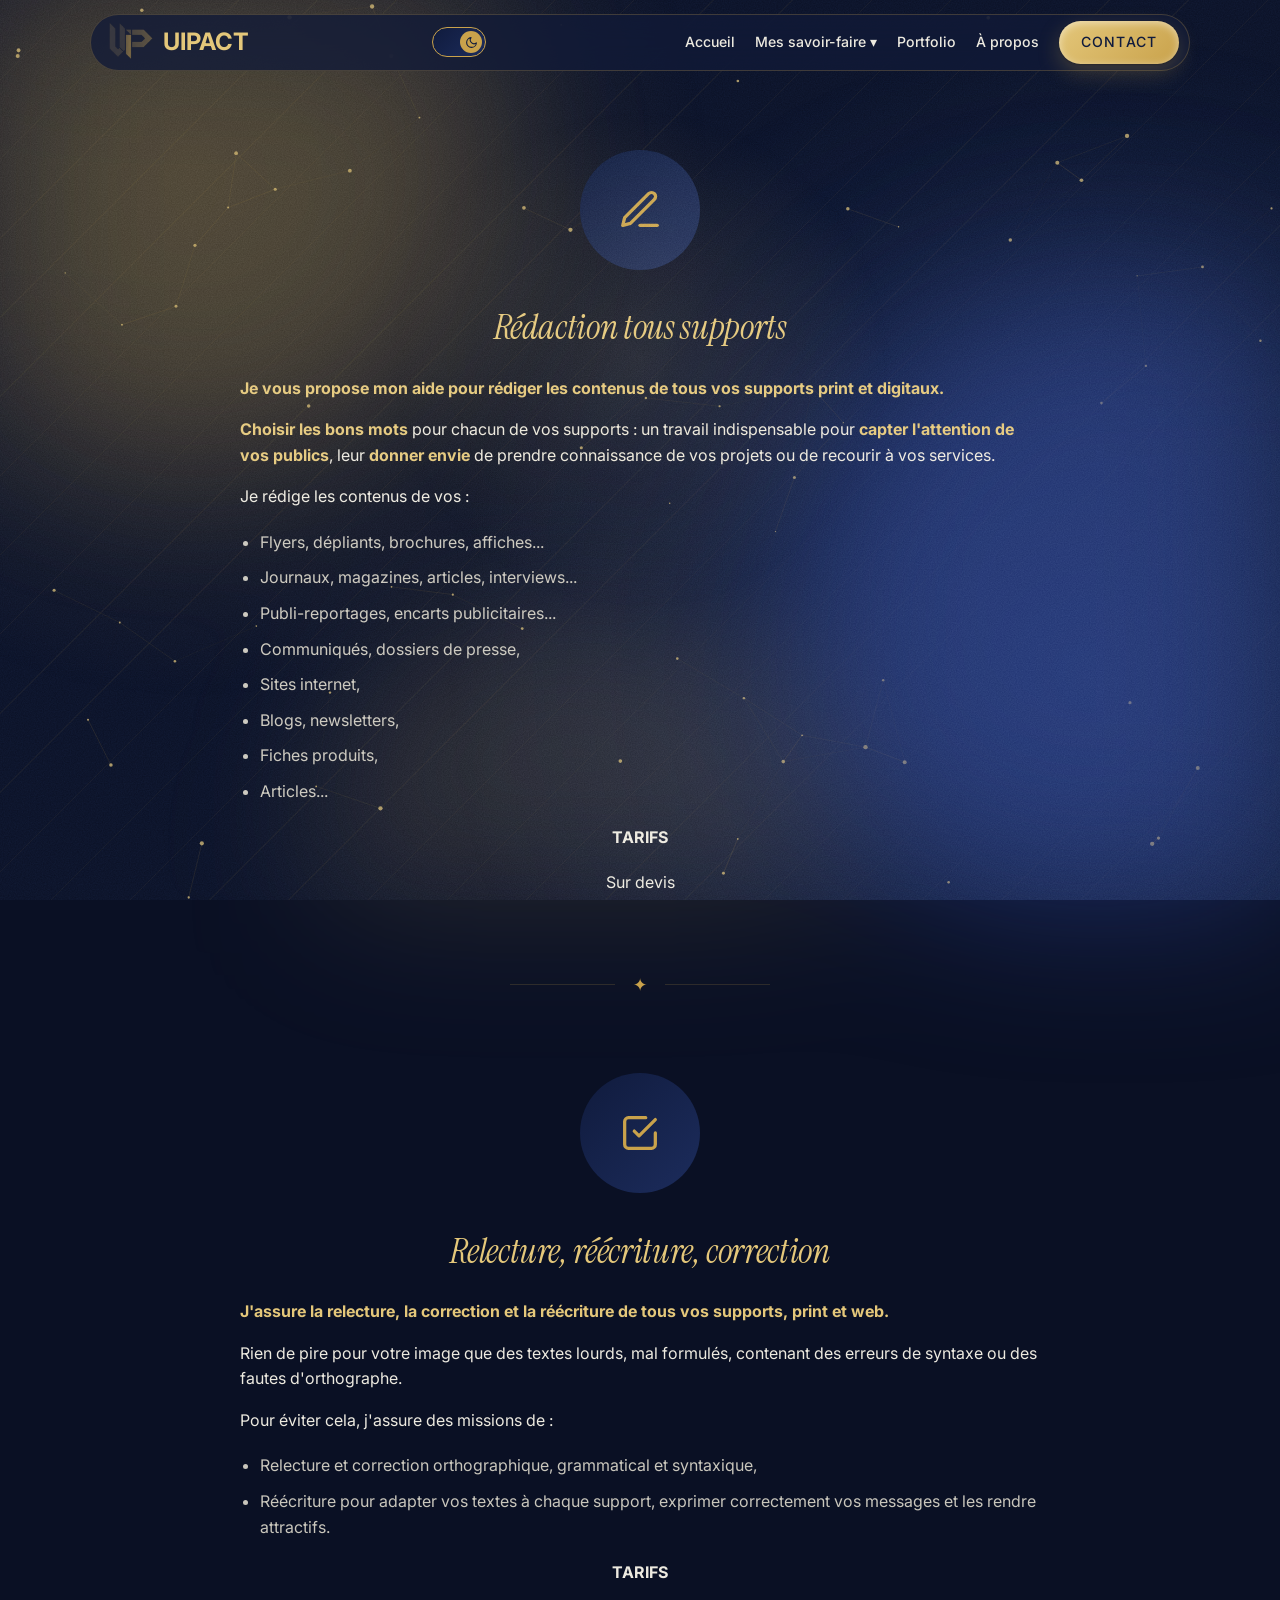
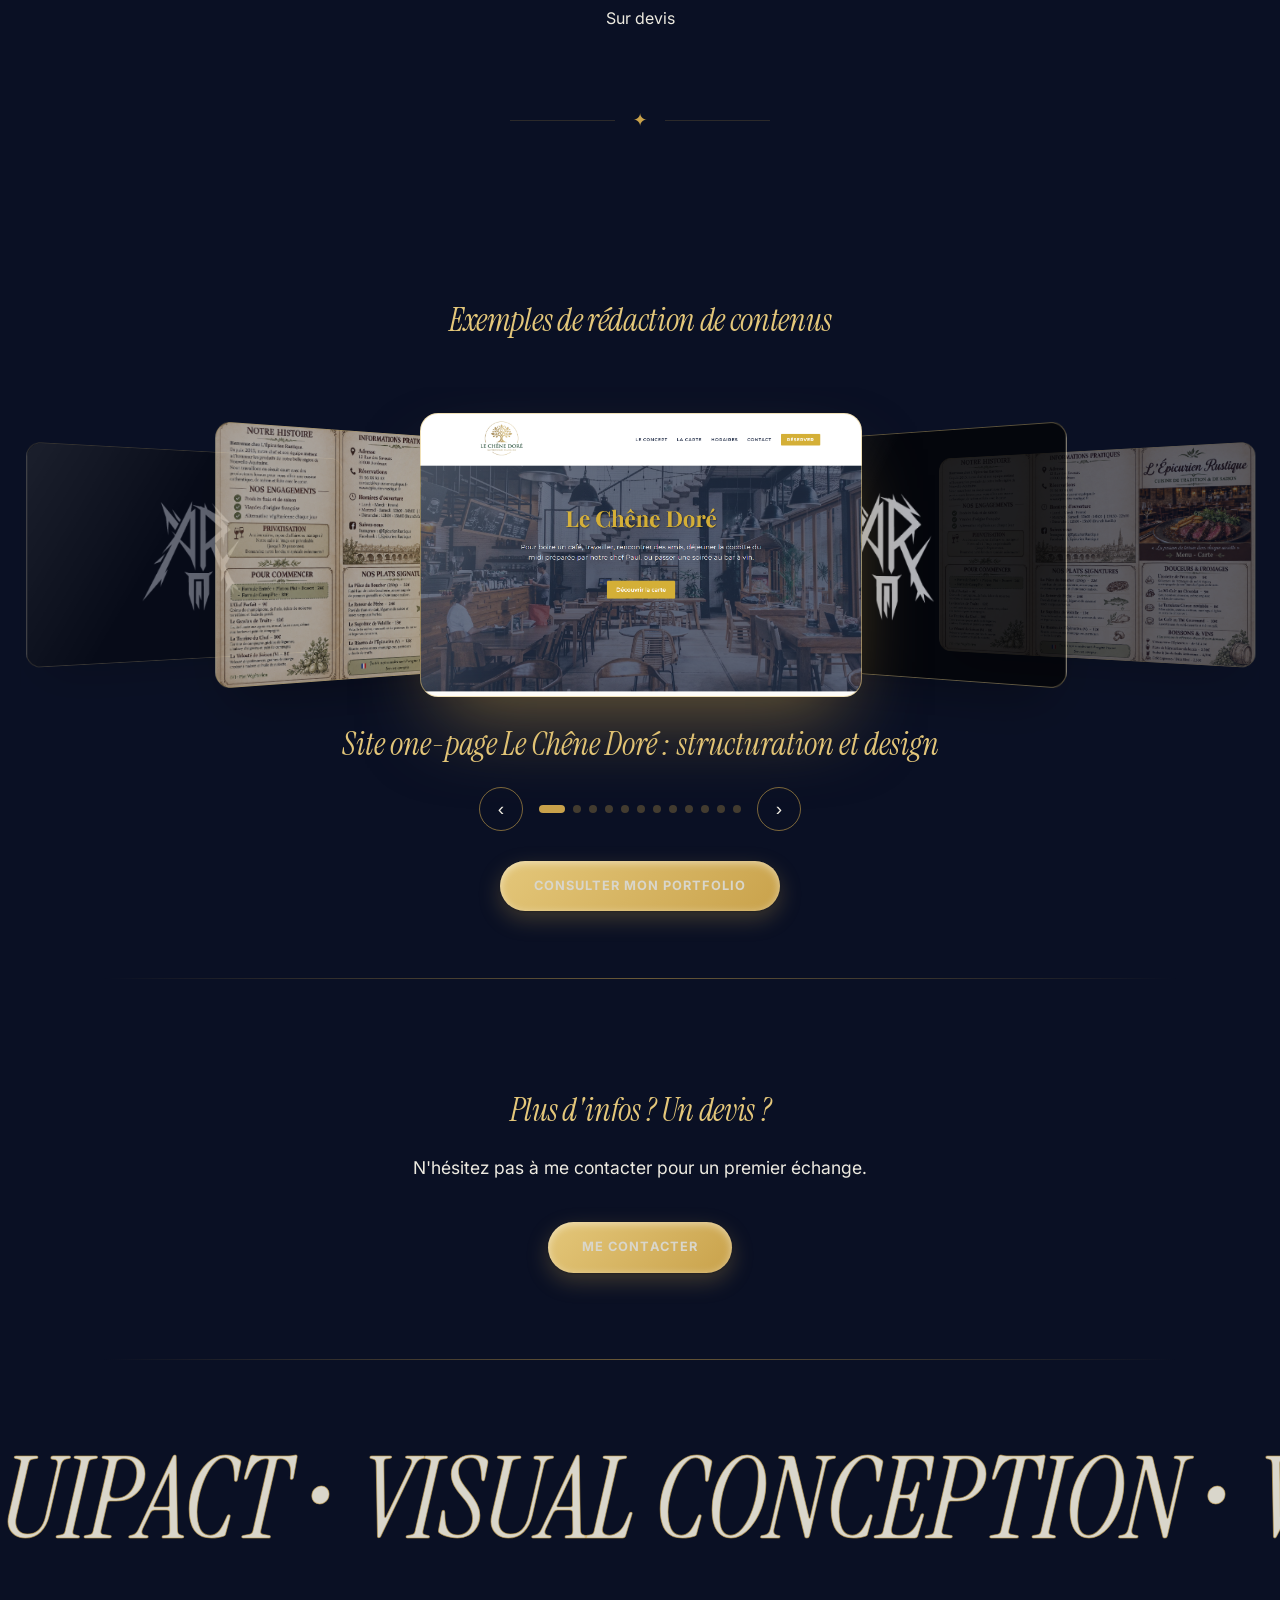
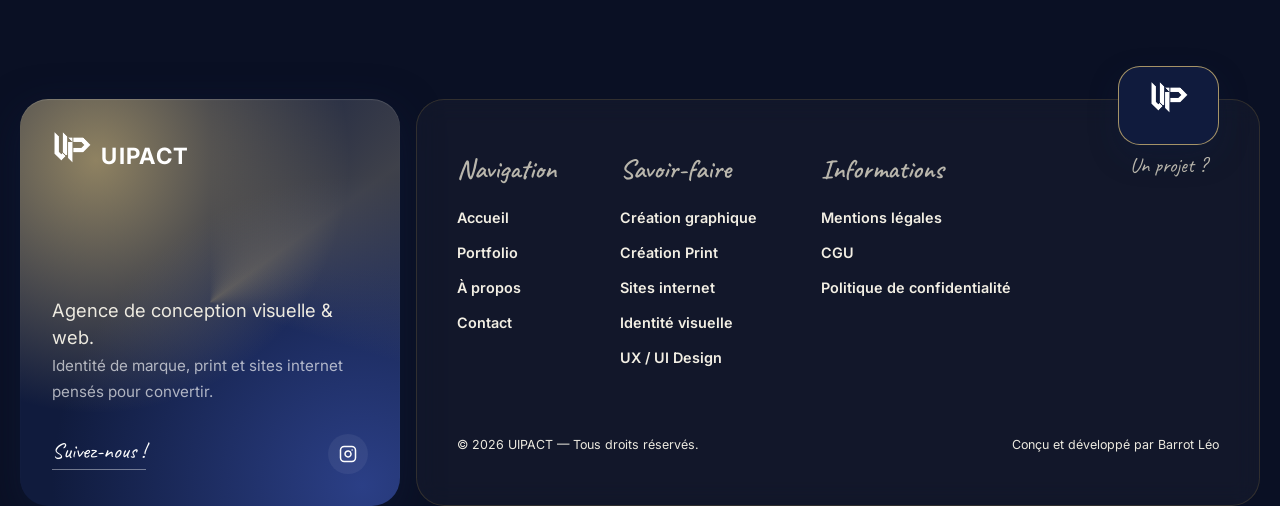
<file: identite-visuelle.html>
<!DOCTYPE html>
<html lang="fr">
<head>
    <meta charset="UTF-8">
    <meta name="viewport" content="width=device-width, initial-scale=1.0">
    <title>Rédaction de contenus - UIPACT</title>
    <link rel="icon" type="image/png" href="logo.png"> 
    <style>
        /* --- CSS : Variables et base --- */
        :root {
            --color-blue-dark: #223773;
            --color-cyan-vibrant: #11C5D9;
            --color-purple-dark: #9249A6;
            --color-fuchsia-vibrant: #9249A6;
            --text-color: #333;
            --bg-color: #fff;
            --bg-alt-color: #f4f7f6;
            --font-family: 'Inter', sans-serif;
            --font-title: 'Georgia', serif; 
            --header-height: 80px; 
        }

        body {
            font-family: var(--font-family);
            margin: 0;
            color: var(--text-color);
            background-color: var(--bg-color);
            scroll-behavior: smooth;
            line-height: 1.6;
            padding-top: var(--header-height); 
        }

        /* --- En-tête / Navigation --- */
        header {
            background-color: #fff;
            box-shadow: 0 2px 10px rgba(0,0,0,0.1);
            position: fixed;
            width: 100%;
            height: var(--header-height);
            top: 0;
            left: 0;
            z-index: 1000;
            display: flex;
            align-items: center;
        }

        nav {
            display: flex;
            justify-content: space-between;
            align-items: center;
            max-width: 1200px;
            margin: 0 auto;
            padding: 0 20px;
            width: 100%;
            box-sizing: border-box;
        }

        .logo-container { display: flex; align-items: center; text-decoration: none; }
        .logo-container img { height: 40px; margin-right: 10px; }
        .brand-name {
            font-size: 1.5rem;
            font-weight: 700;
            background: linear-gradient(to right, var(--color-blue-dark), var(--color-purple-dark));
            -webkit-background-clip: text;
            -webkit-text-fill-color: transparent;
        }

        .nav-links { list-style: none; display: flex; align-items: center; gap: 20px; margin: 0; padding: 0; transition: transform 0.3s ease-out, opacity 0.3s ease-out; }
        .nav-links a { text-decoration: none; color: var(--text-color); font-weight: 500; transition: color 0.3s; padding: 10px 0; display: block; }
        .nav-links a:hover { color: var(--color-purple-dark); }

        .dropdown { position: relative; }
        .dropdown-content {
            display: none;
            position: absolute;
            top: 100%;
            left: 0;
            background-color: #fff;
            min-width: 260px;
            box-shadow: 0px 8px 16px 0px rgba(0,0,0,0.1);
            z-index: 1001;
            border-radius: 0 0 8px 8px;
            overflow: hidden;
            border-top: 3px solid var(--color-cyan-vibrant);
        }
        .dropdown:hover .dropdown-content { display: block; }
        .dropdown-content a { padding: 15px 20px; display: block; border-bottom: 1px solid #f0f0f0; transition: background-color 0.3s, padding-left 0.3s; }
        .dropdown-content a:hover { background-color: var(--bg-alt-color); color: var(--color-purple-dark); padding-left: 25px; }

        .cta-menu-button {
            display: inline-block;
            padding: 10px 20px !important;
            border-radius: 50px;
            background: linear-gradient(135deg, var(--color-cyan-vibrant), var(--color-fuchsia-vibrant));
            color: #fff !important;
            font-weight: 700;
            text-transform: uppercase;
            letter-spacing: 1px;
            font-size: 0.8rem;
            border: none;
            transition: transform 0.3s, box-shadow 0.3s !important;
        }
        .cta-menu-button:hover { transform: scale(1.05); box-shadow: 0 5px 15px rgba(217, 73, 207, 0.4); color: #fff !important; }

        /* --- Bouton BURGER --- */
        .burger-menu {
            display: none;
            cursor: pointer;
            background: none;
            border: none;
            padding: 10px;
            z-index: 1100;
        }

        .burger-menu span {
            display: block;
            width: 25px;
            height: 3px;
            margin-bottom: 5px;
            background-color: var(--color-blue-dark);
            transition: all 0.3s ease-in-out;
        }
        .burger-menu span:last-child { margin-bottom: 0; }
        .burger-menu.active span:nth-child(1) { transform: rotate(-45deg) translate(-5px, 6px); }
        .burger-menu.active span:nth-child(2) { opacity: 0; }
        .burger-menu.active span:nth-child(3) { transform: rotate(45deg) translate(-5px, -6px); }

        .page-header { padding: 80px 20px 50px; text-align: center; }

        /* --- Structure des Blocs de Service --- */
        .service-section {
            max-width: 800px;
            margin: 0 auto 80px auto;
            padding: 0 20px;
            text-align: center;
        }
        .service-section:first-of-type { padding-top: 70px; }

        .service-icon-large {
            width: 120px;
            height: 120px;
            background-color: #333;
            border-radius: 50%;
            margin: 0 auto 20px;
            display: flex;
            justify-content: center;
            align-items: center;
            overflow: hidden;
            position: relative;
        }

        .geo-placeholder { width: 60px; height: 60px; }
        #s1 .geo-placeholder { background: var(--color-cyan-vibrant); clip-path: polygon(0% 15%, 15% 15%, 15% 0%, 85% 0%, 85% 15%, 100% 15%, 100% 85%, 85% 85%, 85% 100%, 15% 100%, 15% 85%, 0% 85%); }
        #s2 .geo-placeholder { background: var(--color-fuchsia-vibrant); clip-path: polygon(50% 0%, 0% 100%, 100% 100%); }

        .service-title {
            font-family: var(--font-title);
            font-size: 2.2rem;
            color: var(--color-blue-dark);
            margin-bottom: 20px;
            font-style: italic;
        }

        .service-text { text-align: left; margin-bottom: 20px; color: #444; }
        .service-text p { margin-bottom: 15px; }

        .service-list { text-align: left; margin-bottom: 20px; padding-left: 20px; color: #444; }
        .service-list li { margin-bottom: 10px; }
        .service-list a { color: var(--color-purple-dark); text-decoration: underline; font-weight: 500; transition: color 0.3s; }
        .service-list a:hover { color: var(--color-cyan-vibrant); }

        .separator { width: 50px; height: 1px; background-color: #ccc; margin: 40px auto; }
        .tarifs-title { font-weight: bold; margin-bottom: 20px; }
        .tarif-item { margin-bottom: 10px; color: #444; }

        /* --- SÉPARATEUR DE SECTION (ligne + diamant doré) --- */
        .section-divider {
            display: flex;
            align-items: center;
            justify-content: center;
            gap: 18px;
            max-width: 260px;
            margin: 0 auto 80px;
        }
        .section-divider::before,
        .section-divider::after {
            content: '';
            flex: 1;
            height: 1px;
            background: var(--border-color, rgba(16, 27, 61, 0.12));
        }
        .section-divider span {
            color: var(--color-gold);
            font-size: 1.1rem;
            line-height: 1;
        }

        /* Boîte de texte de service : pas d'encadré disgracieux en mode sombre */
        html[data-theme="dark"] .service-text {
            background-color: transparent !important;
            border: none !important;
            padding: 0 !important;
        }

        /* CORRECTION : Style des boutons harmonisé */
        .btn-black {
            background-color: var(--color-gold);
            color: var(--color-navy) !important;
            padding: 12px 35px;
            text-decoration: none;
            font-weight: 700;
            display: inline-block;
            transition: all 0.3s;
            font-size: 0.9rem;
            margin-top: 10px;
            border-radius: 5px; /* Bords arrondis */
        }
        .btn-black:hover { background-color: var(--color-gold-light); color: var(--color-navy) !important;
            transform: translateY(-2px); /* Petit effet de soulèvement */
            box-shadow: 0 5px 15px rgba(201,162,75,0.35);
        }

        /* --- Section Portfolio (Carrousel) --- */
        .portfolio-preview {
            text-align: center;
            padding: 60px 20px;
            background-color: var(--bg-alt-color);
        }
        .portfolio-preview h2 { font-family: var(--font-title); font-size: 2rem; color: var(--color-blue-dark); margin-bottom: 40px; font-style: italic; }

        .carousel-container { position: relative; max-width: 600px; margin: 0 auto 10px; display: flex; align-items: center; justify-content: center; }
        .carousel-track-wrapper { width: 100%; overflow: hidden; border-radius: 8px; }
        .carousel-track { display: flex; transition: transform 0.4s ease-in-out; margin: 0; padding: 0; list-style: none; }
        .carousel-slide { min-width: 100%; box-sizing: border-box; }

        .carousel-image { width: 100%; height: 400px; display: flex; justify-content: center; align-items: center; color: #fff; font-size: 1.2rem; font-weight: bold; box-shadow: 0 4px 15px rgba(0,0,0,0.1); }
        .carousel-caption { font-size: 0.95rem; color: #555; margin-top: 15px; margin-bottom: 30px; padding: 0 40px; }

        .carousel-btn {
            background: none; border: none; font-size: 2.5rem; color: var(--text-color); cursor: pointer;
            position: absolute; top: 40%; transform: translateY(-50%); z-index: 10; transition: color 0.3s;
        }
        .carousel-btn:hover { color: var(--color-purple-dark); }
        .carousel-btn.prev { left: -60px; }
        .carousel-btn.next { right: -60px; }

        .carousel-dots { display: flex; justify-content: center; gap: 8px; margin-bottom: 40px; }
        .dot { width: 10px; height: 10px; background-color: #ccc; border-radius: 50%; cursor: pointer; transition: background-color 0.3s; }
        .dot.active { background-color: var(--color-blue-dark); }
        .dot:hover { background-color: var(--color-purple-dark); }
        html[data-theme="dark"] .dot.active { background-color: var(--color-gold); }

        .cta-final { background-color: var(--footer-bg, #0B1330); color: #fff; text-align: center; padding: 80px 20px; }
        .cta-final h2 { font-family: var(--font-title); font-size: 2rem; color: var(--color-fuchsia-vibrant); margin-bottom: 15px; font-style: italic; }
        .cta-final p { margin-bottom: 30px; font-size: 1.1rem; }

     /* --- FOOTER & RÉSEAUX SOCIAUX --- */
        footer { background-color: #111; color: #ccc; text-align: center; padding: 40px 20px; }
        footer img { height: 30px; margin-bottom: 15px; }
        footer p { margin: 10px 0; }
        footer a { color: var(--color-fuchsia-vibrant); text-decoration: none; transition: color 0.3s;}
        footer a:hover { color: var(--color-cyan-vibrant); }
        .footer-links { margin-top: 15px; font-size: 0.9rem; display: flex; justify-content: center; gap: 20px; flex-wrap: wrap;}

        /* Styles spécifiques pour Instagram */
        .social-links {
            display: flex;
            justify-content: center;
            margin-bottom: 20px;
        }
        
        .social-links a {
            display: flex;
            align-items: center;
            justify-content: center;
            width: 45px;
            height: 45px;
            border-radius: 50%;
            background-color: #222; /* Fond gris foncé */
            color: #fff; /* Icône blanche */
            transition: all 0.3s ease;
        }
        
        .social-links a:hover {
            /* Le même dégradé que tes boutons pour rester cohérent ! */
            background: linear-gradient(135deg, var(--color-cyan-vibrant), var(--color-fuchsia-vibrant));
            color: #fff;
            transform: translateY(-3px); /* Petit effet de soulèvement */
            box-shadow: 0 4px 10px rgba(0,0,0,0.3);
        }
        
        .social-links svg {
            width: 22px;
            height: 22px;
        }

        /* --- RESPONSIVE MOBILE --- */
        @media (max-width: 768px) {
            .carousel-btn.prev { left: 10px; color: #fff; text-shadow: 0 0 5px rgba(0,0,0,0.5); }
            .carousel-btn.next { right: 10px; color: #fff; text-shadow: 0 0 5px rgba(0,0,0,0.5); }
            .burger-menu { display: block; }
            .nav-links {
                position: absolute;
                top: var(--header-height);
                right: 0;
                height: calc(100vh - var(--header-height));
                width: 100%;
                background-color: #fff;
                flex-direction: column;
                justify-content: center;
                gap: 0;
                transform: translateY(-110%);
                opacity: 0;
                z-index: 1050;
                box-shadow: 0 10px 15px rgba(0,0,0,0.1);
            }
            .nav-links.nav-active { transform: translateY(0%); opacity: 1; }
            .nav-links li { width: 100%; text-align: center; border-bottom: 1px solid #eee; }
            .nav-links a { padding: 20px; font-size: 1.1rem; }
            .dropdown-content {
                display: none;
                position: static;
                box-shadow: none;
                border: none;
                background-color: var(--bg-alt-color);
                min-width: 100%;
            }
            .dropdown-content.mobile-open { display: block; }
            .dropdown-content a { padding: 15px 20px; border-bottom: 1px solid #ddd; }
            .dropdown:hover .dropdown-content { display: none; }
            .dropdown:hover .dropdown-content.mobile-open { display: block; }
            .dropdown > a { font-weight: 700; color: var(--color-blue-dark); }
            .cta-menu-button { margin: 30px auto; width: auto; display: inline-block; }
        }

        /* --- Bouton Retour en Haut --- */
        #scrollTopBtn {
            display: none; 
            position: fixed;
            bottom: 20px;
            right: 20px;
            z-index: 1099; 
            font-size: 24px;
            font-weight: bold;
            border: none;
            outline: none;
            background: linear-gradient(135deg, var(--color-cyan-vibrant), var(--color-fuchsia-vibrant));
            color: white;
            cursor: pointer;
            width: 50px;
            height: 50px;
            border-radius: 50%;
            box-shadow: 0 4px 10px rgba(0,0,0,0.2);
            transition: transform 0.3s ease;
        }

        #scrollTopBtn:hover {
            transform: scale(1.1); 
            background: var(--color-blue-dark); 
        }
    </style>
    <link rel="stylesheet" href="theme.css">
    <script src="config.js"></script>
    <script src="cms.js"></script>
    <script src="theme.js"></script>
</head>
<body id="body">

    <header>
        <nav>
            <a href="index.html" class="logo-container">
                <img src="logo.png" alt="UIPACT Logo">
                <span class="brand-name">UIPACT</span>
            </a>

            <button class="theme-toggle" id="themeToggle" aria-label="Basculer entre le mode clair et le mode sombre" title="Mode clair / sombre">
                <span class="toggle-thumb">
                    <svg class="icon-sun" viewBox="0 0 24 24" fill="none" stroke="currentColor" stroke-width="2" stroke-linecap="round" stroke-linejoin="round"><circle cx="12" cy="12" r="4"></circle><path d="M12 2v2M12 20v2M4.9 4.9l1.4 1.4M17.7 17.7l1.4 1.4M2 12h2M20 12h2M4.9 19.1l1.4-1.4M17.7 6.3l1.4-1.4"></path></svg>
                    <svg class="icon-moon" viewBox="0 0 24 24" fill="none" stroke="currentColor" stroke-width="2" stroke-linecap="round" stroke-linejoin="round"><path d="M21 12.8A9 9 0 1 1 11.2 3 7 7 0 0 0 21 12.8Z"></path></svg>
                </span>
            </button>
            <button class="burger-menu" id="burgerToggle">
                <span></span><span></span><span></span>
            </button>

            <ul class="nav-links">
                <li><a href="index.html#hero">Accueil</a></li>
                <li class="dropdown">
                    <a href="#" class="dropdown-toggle">Mes savoir-faire ▾</a>
                    <div class="dropdown-content">
                        <a href="creation-graphique.html">Création graphique & Webdesign</a>
                        <a href="creation-print.html">Création Print</a>
                        <a href="sites-web.html">Sites Web</a>
                        <a href="identite-visuelle.html">Logo, identité visuelle</a>
                        <a href="ux-ui.html">UX Design / UI Design</a>
                    </div>
                </li>
                <li><a href="portfolio.html">Portfolio</a></li>
                <li><a href="a-propos.html">À propos</a></li>
                <li><a href="contact.html" class="cta-menu-button">Contact</a></li>
            </ul>
        </nav>
    </header>

    <section class="service-section" id="s1">
        <div class="service-icon-large">
            <svg viewBox="0 0 24 24" fill="none" stroke="currentColor" stroke-width="1.7" stroke-linecap="round" stroke-linejoin="round"><path d="M12 20h9"></path><path d="M16.5 3.5a2.1 2.1 0 0 1 3 3L7 19l-4 1 1-4Z"></path></svg>
        </div>
        <h2 class="service-title">Rédaction tous supports</h2>
        
        <div class="service-text">
            <p><strong>Je vous propose mon aide pour rédiger les contenus de tous vos supports print et digitaux.</strong></p>
            <p><strong>Choisir les bons mots</strong> pour chacun de vos supports : un travail indispensable pour <strong>capter l'attention de vos publics</strong>, leur <strong>donner envie</strong> de prendre connaissance de vos projets ou de recourir à vos services.</p>
            <p>Je rédige les contenus de vos :</p>
        </div>
        
        <ul class="service-list">
            <li>Flyers, dépliants, brochures, affiches...</li>
            <li>Journaux, magazines, articles, interviews...</li>
            <li>Publi-reportages, encarts publicitaires...</li>
            <li>Communiqués, dossiers de presse,</li>
            <li>Sites internet,</li>
            <li>Blogs, newsletters,</li>
            <li>Fiches produits,</li>
            <li>Articles...</li>
        </ul>

        <div class="tarifs-title">TARIFS</div>
        <div class="tarif-item">Sur devis</div>
    </section>

    <div class="section-divider"><span>✦</span></div>

    <section class="service-section" id="s2">
        <div class="service-icon-large">
            <svg viewBox="0 0 24 24" fill="none" stroke="currentColor" stroke-width="1.7" stroke-linecap="round" stroke-linejoin="round"><path d="M9 11l2.5 2.5L20 5"></path><path d="M20 12v6a2 2 0 0 1-2 2H6a2 2 0 0 1-2-2V6a2 2 0 0 1 2-2h9"></path></svg>
        </div>
        <h2 class="service-title">Relecture, réécriture, correction</h2>
        
        <div class="service-text">
            <p><strong>J'assure la relecture, la correction et la réécriture de tous vos supports, print et web.</strong></p>
            <p>Rien de pire pour votre image que des textes lourds, mal formulés, contenant des erreurs de syntaxe ou des fautes d'orthographe.</p>
            <p>Pour éviter cela, j'assure des missions de :</p>
        </div>
        
        <ul class="service-list">
            <li>Relecture et correction orthographique, grammatical et syntaxique,</li>
            <li>Réécriture pour adapter vos textes à chaque support, exprimer correctement vos messages et les rendre attractifs.</li>
        </ul>

        <div class="tarifs-title">TARIFS</div>
        <div class="tarif-item">Sur devis</div>
    </section>

   <div class="section-divider"><span>✦</span></div>

   <section class="portfolio-preview">
        <h2>Exemples de rédaction de contenus</h2>
        
        <div class="carousel-container">
            <button class="carousel-btn prev" onclick="moveSlide(-1)">&#10094;</button>
            
            <div class="carousel-track-wrapper">
                <ul class="carousel-track" id="track">
                    <li class="carousel-slide">
                        <div class="carousel-image" style="background-image: url('img/cheneweb.png'); background-size: cover; background-position: center; background-repeat: no-repeat;"></div>
                        <div class="carousel-caption"><strong>Site one-page Le Chêne Doré :</strong> structuration et design </div>
                    </li>
                    <li class="carousel-slide">
                        <div class="carousel-image" style="background-image: url('img/logo-alpharun.png'); background-size: cover; background-position: center; background-repeat: no-repeat;"></div>
                        <div class="carousel-caption"><strong>Logo du site AlphaRun :</strong> création complète et développement</div>
                    </li>
                    <li class="carousel-slide">
                        <div class="carousel-image" style="background-image: url('img/menu.png'); background-size: cover; background-position: center; background-repeat: no-repeat;"></div>
                        <div class="carousel-caption"><strong>Dépliants 3 volets :</strong> graphisme & design</div>
                    </li>
                </ul>
            </div>
            
            <button class="carousel-btn next" onclick="moveSlide(1)">&#10095;</button>
        </div>

        <div class="carousel-dots">
            <div class="dot active" onclick="currentSlide(0)"></div>
            <div class="dot" onclick="currentSlide(1)"></div>
            <div class="dot" onclick="currentSlide(2)"></div>
        </div>
        
        <a href="portfolio.html" class="btn-black">Consulter mon portfolio</a>
    </section>

    <section class="cta-final">
        <h2>Plus d'infos ? Un devis ?</h2>
        <p>N'hésitez pas à me contacter pour un premier échange.</p>
        <a href="contact.html" class="btn-black">Me contacter</a>
    </section>

    <button id="scrollTopBtn" title="Retour en haut">↑</button>

    <footer class="site-footer">
        <div class="footer-inner">
            <div class="footer-brand-block">
                <img src="logo.png" alt="UIPACT Logo">
                <span class="footer-brand-name">UIPACT</span>
                <p class="footer-tagline">Agence de conception visuelle & web. Identité de marque, print et sites internet pensés pour convertir.</p>
                <div class="social-links">
                    <a href="https://www.instagram.com/uipact/" target="_blank" rel="noopener noreferrer" title="Suivez UIPACT sur Instagram">
                        <svg xmlns="http://www.w3.org/2000/svg" viewBox="0 0 24 24" fill="none" stroke="currentColor" stroke-width="2" stroke-linecap="round" stroke-linejoin="round">
                            <rect x="2" y="2" width="20" height="20" rx="5" ry="5"></rect>
                            <path d="M16 11.37A4 4 0 1 1 12.63 8 4 4 0 0 1 16 11.37z"></path>
                            <line x1="17.5" y1="6.5" x2="17.51" y2="6.5"></line>
                        </svg>
                    </a>
                </div>
            </div>

            <div class="footer-col">
                <h4>Navigation</h4>
                <a href="index.html">Accueil</a>
                <a href="portfolio.html">Portfolio</a>
                <a href="a-propos.html">À propos</a>
                <a href="contact.html">Contact</a>
            </div>

            <div class="footer-col">
                <h4>Savoir-faire</h4>
                <a href="creation-graphique.html">Création graphique</a>
                <a href="creation-print.html">Création Print</a>
                <a href="sites-web.html">Sites internet</a>
                <a href="identite-visuelle.html">Identité visuelle</a>
                <a href="ux-ui.html">UX / UI Design</a>
            </div>

            <div class="footer-col">
                <h4>Informations</h4>
                <a href="mentions-legales.html">Mentions légales</a>
                <a href="cgu.html">CGU</a>
                <a href="politique-confidentialite.html">Politique de confidentialité</a>
            </div>
        </div>

        <div class="footer-bottom">
            <p>&copy; 2026 UIPACT &mdash; Tous droits réservés.</p>
            <p class="footer-signature">Conçu et développé par Barrot Léo</p>
        </div>
    </footer>

    <script>
        // ------------------
        // SCRIPT CARROUSEL
        // ------------------
        let slideIndex = 0;
        const slides = document.querySelectorAll('.carousel-slide');
        const dots = document.querySelectorAll('.dot');
        const track = document.getElementById('track');

        function updateCarousel() {
            track.style.transform = `translateX(-${slideIndex * 100}%)`;
            dots.forEach(dot => dot.classList.remove('active'));
            dots[slideIndex].classList.add('active');
        }

        function moveSlide(step) {
            slideIndex += step;
            if (slideIndex >= slides.length) slideIndex = 0;
            if (slideIndex < 0) slideIndex = slides.length - 1;
            updateCarousel();
        }

        function currentSlide(index) {
            slideIndex = index;
            updateCarousel();
        }

        // ------------------
        // SCRIPT MENU MOBILE
        // ------------------
        const burger = document.getElementById('burgerToggle');
        const nav = document.querySelector('.nav-links');
        const body = document.getElementById('body');
        const navLinksArr = document.querySelectorAll('.nav-links li a:not(.dropdown-toggle)');
        const dropToggleBtn = document.querySelector('.dropdown-toggle');
        const dropContent = document.querySelector('.dropdown-content');

        function toggleMenu() {
            burger.classList.toggle('active');
            nav.classList.toggle('nav-active');
            body.classList.toggle('no-scroll');
        }
        burger.addEventListener('click', toggleMenu);

        navLinksArr.forEach(link => {
            link.addEventListener('click', () => {
                if (nav.classList.contains('nav-active')) {
                    toggleMenu();
                }
            });
        });

        dropToggleBtn.addEventListener('click', function(event) {
            if (window.innerWidth <= 768) {
                event.preventDefault();
                dropContent.classList.toggle('mobile-open');
            }
        });

        // -------------------------
        // SCRIPT BOUTON RETOUR HAUT
        // -------------------------
        const scrollTopBtn = document.getElementById("scrollTopBtn");

        window.addEventListener('scroll', function() {
            if (document.body.scrollTop > 300 || document.documentElement.scrollTop > 300) {
                scrollTopBtn.style.display = "block";
            } else {
                scrollTopBtn.style.display = "none";
            }
        });

        scrollTopBtn.addEventListener("click", function() {
            window.scrollTo({
                top: 0,
                behavior: "smooth"
            });
        });
    </script>
</body>
</html>
</file>
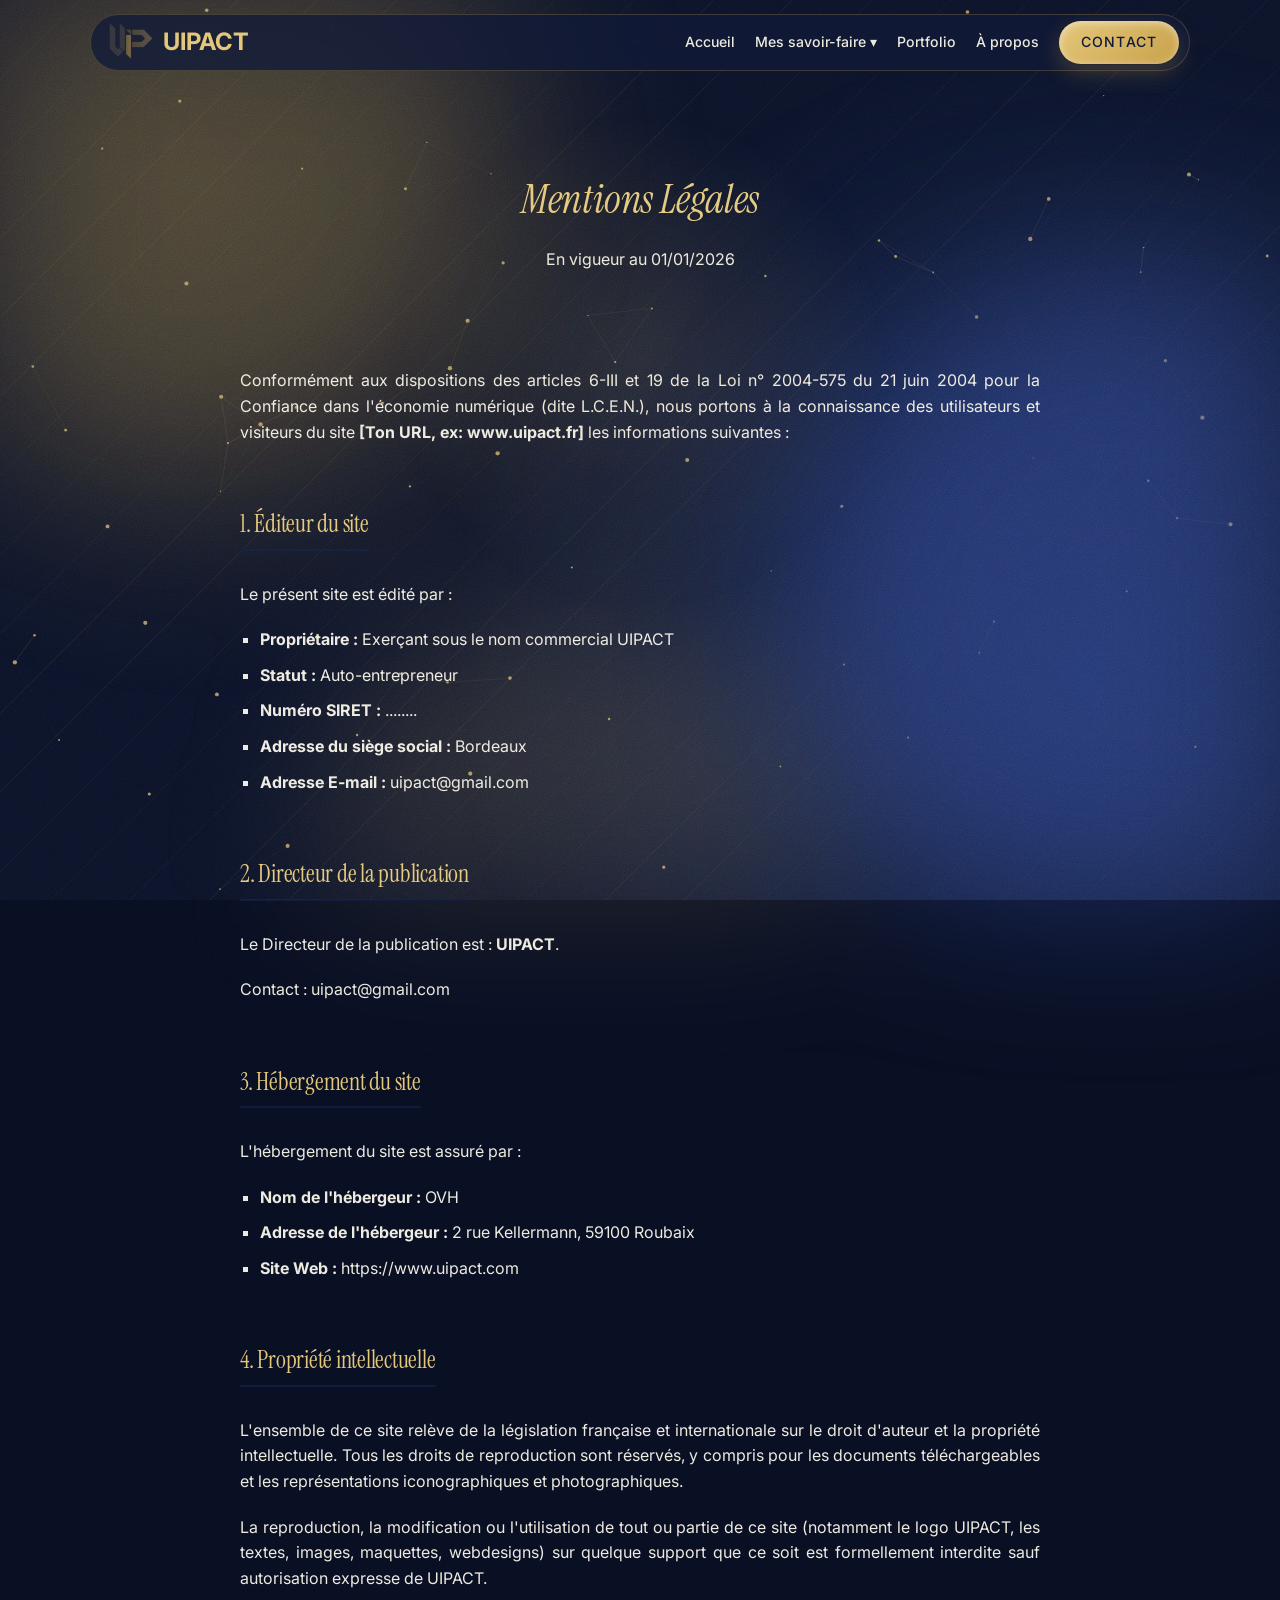
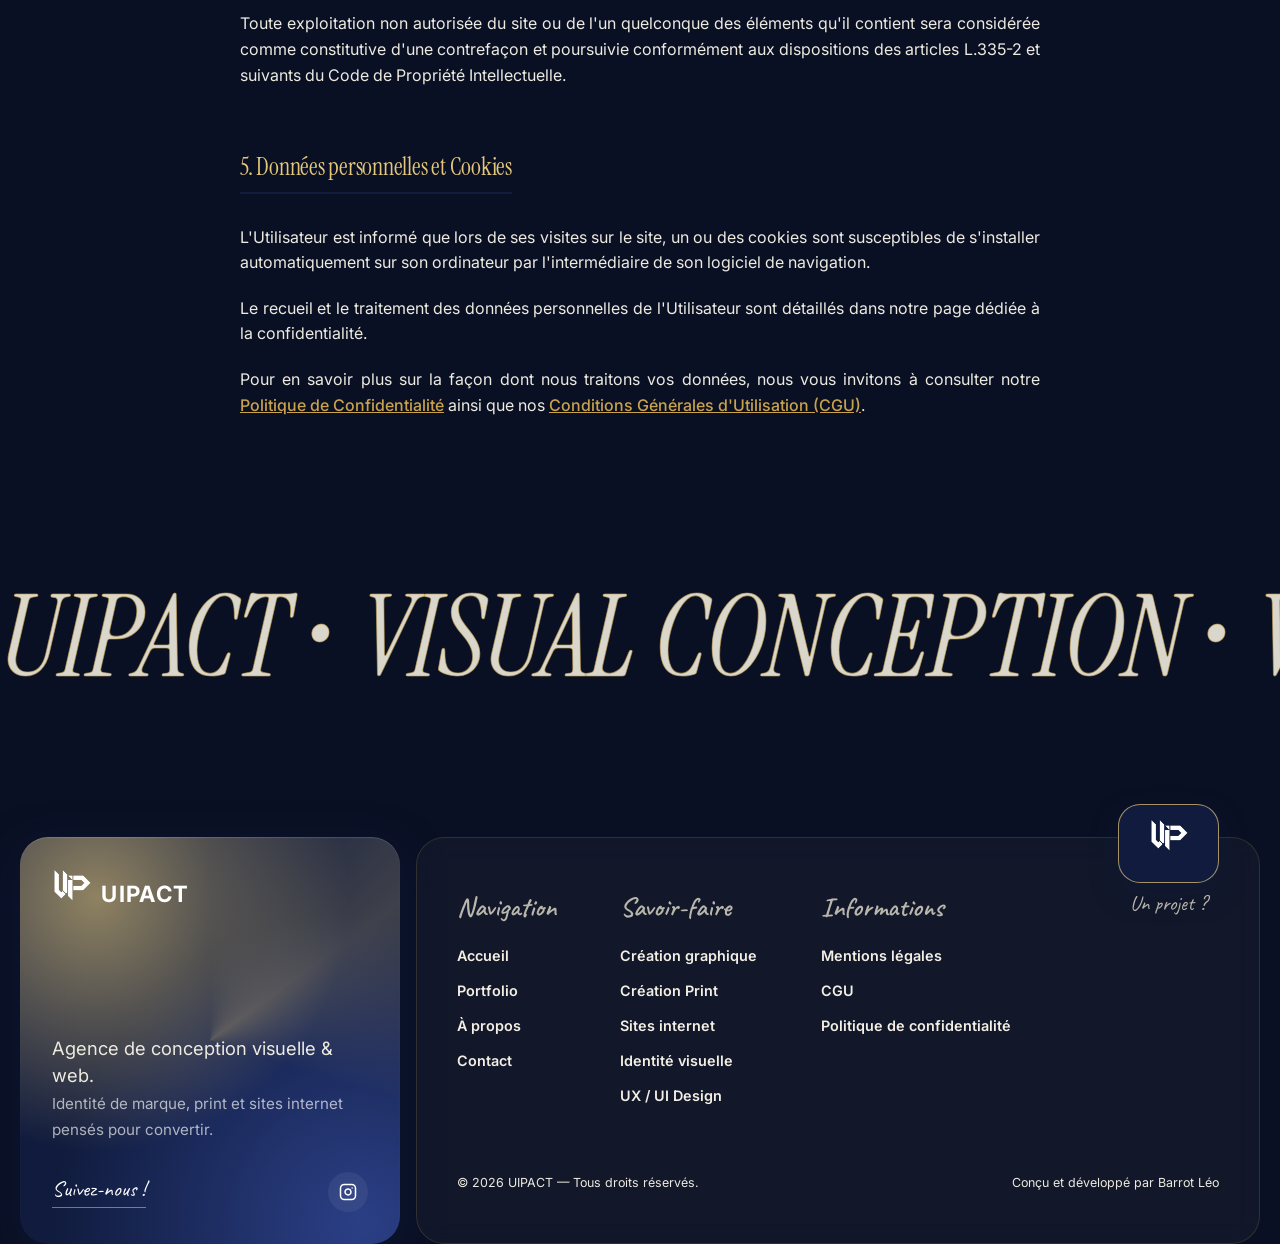
<file: mentions-legales.html>
<!DOCTYPE html>
<html lang="fr">
<head>
    <meta charset="UTF-8">
    <meta name="viewport" content="width=device-width, initial-scale=1.0">
    <title>Mentions Légales - UIPACT</title>
    <link rel="icon" type="image/png" href="logo.png"> 
    <style>
        /* --- CSS : Variables et base --- */
       :root {
            --color-blue-dark: #223773;
            --color-cyan-vibrant: #11C5D9;
            --color-purple-dark: #9249A6;
            --color-fuchsia-vibrant: #9249A6;
            --text-color: #333;
            --bg-color: #fff;
            --bg-alt-color: #f4f7f6;
            --font-family: 'Inter', sans-serif;
            --font-title: 'Georgia', serif; 
            --header-height: 80px; 
        }

        body {
            font-family: var(--font-family);
            margin: 0;
            color: var(--text-color);
            background-color: var(--bg-color);
            scroll-behavior: smooth;
            padding-top: var(--header-height);
            line-height: 1.6;
        }

        .no-scroll { overflow: hidden; }

        /* --- En-tête / Navigation --- */
        header {
            background-color: #fff;
            box-shadow: 0 2px 10px rgba(0,0,0,0.1);
            position: fixed;
            width: 100%;
            height: var(--header-height);
            top: 0;
            left: 0;
            z-index: 1000;
            display: flex;
            align-items: center;
        }

        nav {
            display: flex;
            justify-content: space-between;
            align-items: center;
            max-width: 1200px;
            margin: 0 auto;
            padding: 0 20px;
            width: 100%;
            box-sizing: border-box;
        }

        .logo-container {
            display: flex;
            align-items: center;
            text-decoration: none;
        }
        .logo-container img { height: 40px; margin-right: 10px; }
        .brand-name {
            font-size: 1.5rem;
            font-weight: 700;
            background: linear-gradient(to right, var(--color-blue-dark), var(--color-purple-dark));
            -webkit-background-clip: text;
            -webkit-text-fill-color: transparent;
        }

        .nav-links {
            list-style: none;
            display: flex;
            align-items: center;
            gap: 20px;
            margin: 0;
            padding: 0;
            transition: transform 0.3s ease-out, opacity 0.3s ease-out; 
        }
        .nav-links a {
            text-decoration: none;
            color: var(--text-color);
            font-weight: 500;
            transition: color 0.3s;
            padding: 10px 0;
            display: block;
        }
        .nav-links a:hover { color: var(--color-purple-dark); }

        /* Menu Déroulant */
        .dropdown { position: relative; }
        .dropdown-content {
            display: none;
            position: absolute;
            top: 100%; 
            left: 0;
            background-color: #fff;
            min-width: 260px;
            box-shadow: 0px 8px 16px rgba(0,0,0,0.1);
            z-index: 1001;
            border-radius: 0 0 8px 8px;
            overflow: hidden;
            border-top: 3px solid var(--color-cyan-vibrant);
        }
        .dropdown:hover .dropdown-content { display: block; }
        .dropdown-content a {
            padding: 15px 20px;
            display: block;
            border-bottom: 1px solid #f0f0f0;
            transition: background-color 0.3s;
        }
        .dropdown-content a:hover { background-color: var(--bg-alt-color); color: var(--color-purple-dark); padding-left: 25px;}

        .cta-menu-button {
            display: inline-block;
            padding: 10px 20px !important;
            border-radius: 50px;
            background: linear-gradient(135deg, var(--color-cyan-vibrant), var(--color-fuchsia-vibrant));
            color: #fff !important;
            font-weight: 700;
            text-transform: uppercase;
            font-size: 0.8rem;
            border: none;
            transition: transform 0.3s, box-shadow 0.3s !important;
        }
        .cta-menu-button:hover { transform: scale(1.05); box-shadow: 0 5px 15px rgba(217, 73, 207, 0.4); color: #fff !important; }

        /* Burger Menu */
        .burger-menu {
            display: none; 
            cursor: pointer;
            background: none;
            border: none;
            padding: 10px;
            z-index: 1100; 
        }
        .burger-menu span {
            display: block;
            width: 25px;
            height: 3px;
            margin-bottom: 5px;
            background-color: var(--color-blue-dark); 
            transition: all 0.3s ease-in-out;
        }
        .burger-menu span:last-child { margin-bottom: 0; }
        .burger-menu.active span:nth-child(1) { transform: rotate(-45deg) translate(-5px, 6px); }
        .burger-menu.active span:nth-child(2) { opacity: 0; }
        .burger-menu.active span:nth-child(3) { transform: rotate(45deg) translate(-5px, -6px); }

        /* --- SECTION LÉGALE --- */
        .page-header { 
            padding: 60px 20px 30px; 
            text-align: center; 
            background-color: var(--bg-alt-color);
        }
        .page-title { 
            font-size: 2.5rem; 
            color: var(--color-blue-dark); 
            margin-bottom: 10px; 
            font-family: var(--font-title);
            font-style: italic;
        }
        
        .legal-content {
            max-width: 800px;
            margin: 50px auto 80px auto;
            padding: 0 20px;
            color: #444;
            text-align: justify;
        }

        .legal-content h2 {
            color: var(--color-blue-dark);
            margin-top: 40px;
            margin-bottom: 15px;
            font-size: 1.5rem;
            border-bottom: 2px solid var(--color-cyan-vibrant);
            padding-bottom: 5px;
            display: inline-block;
        }

        .legal-content p, .legal-content ul {
            margin-bottom: 20px;
        }

        .legal-content ul {
            padding-left: 20px;
            list-style-type: square;
        }

        .legal-content li {
            margin-bottom: 10px;
        }

        .legal-content strong {
            color: var(--text-color);
        }

        .legal-content a {
            color: var(--color-purple-dark);
            text-decoration: underline;
            font-weight: 500;
            transition: color 0.3s;
        }

        .legal-content a:hover {
            color: var(--color-cyan-vibrant);
        }

        /* --- STYLE DU BOUTON TOP --- */
        #scrollTopBtn {
            display: none; 
            position: fixed;
            bottom: 30px;
            right: 30px;
            z-index: 1099;
            width: 50px;
            height: 50px;
            border-radius: 50%;
            border: none;
            background: linear-gradient(135deg, var(--color-cyan-vibrant), var(--color-fuchsia-vibrant));
            color: white;
            font-size: 24px;
            font-weight: bold;
            cursor: pointer;
            box-shadow: 0 4px 15px rgba(0,0,0,0.2);
            transition: transform 0.3s;
            justify-content: center;
            align-items: center;
        }

        #scrollTopBtn:hover {
            transform: scale(1.1);
        }

        /* --- FOOTER & RÉSEAUX SOCIAUX --- */
        footer { background-color: #111; color: #ccc; text-align: center; padding: 40px 20px; }
        footer img { height: 30px; margin-bottom: 15px; }
        footer p { margin: 10px 0; }
        footer a { color: var(--color-fuchsia-vibrant); text-decoration: none; transition: color 0.3s;}
        footer a:hover { color: var(--color-cyan-vibrant); }
        .footer-links { margin-top: 15px; font-size: 0.9rem; display: flex; justify-content: center; gap: 20px; flex-wrap: wrap;}

        /* Styles spécifiques pour Instagram */
        .social-links {
            display: flex;
            justify-content: center;
            margin-bottom: 20px;
        }
        
        .social-links a {
            display: flex;
            align-items: center;
            justify-content: center;
            width: 45px;
            height: 45px;
            border-radius: 50%;
            background-color: #222; /* Fond gris foncé */
            color: #fff; /* Icône blanche */
            transition: all 0.3s ease;
        }
        
        .social-links a:hover {
            /* Le même dégradé que tes boutons pour rester cohérent ! */
            background: linear-gradient(135deg, var(--color-cyan-vibrant), var(--color-fuchsia-vibrant));
            color: #fff;
            transform: translateY(-3px); /* Petit effet de soulèvement */
            box-shadow: 0 4px 10px rgba(0,0,0,0.3);
        }
        
        .social-links svg {
            width: 22px;
            height: 22px;
        }
        /* --- RESPONSIVE MOBILE --- */
        @media (max-width: 768px) {
            .burger-menu { display: block; }

            .nav-links {
                position: absolute;
                top: var(--header-height);
                right: 0;
                height: calc(100vh - var(--header-height)); 
                width: 100%; 
                background-color: #fff;
                flex-direction: column; 
                justify-content: flex-start;
                gap: 0; 
                transform: translateY(-110%); 
                opacity: 0;
                z-index: 1050;
                box-shadow: 0 10px 15px rgba(0,0,0,0.1);
            }

            .nav-links.nav-active {
                transform: translateY(0%);
                opacity: 1;
            }

            .nav-links li {
                width: 100%;
                text-align: center;
                border-bottom: 1px solid var(--bg-alt-color);
            }
            .nav-links li:last-child { border-bottom: none; }

            .nav-links a {
                padding: 20px;
                font-size: 1.1rem;
            }

            .dropdown-content {
                display: none;
                position: static; 
                box-shadow: none;
                border: none;
                background-color: var(--bg-alt-color); 
                min-width: 100%;
            }
            
            .dropdown-content.mobile-open {
                display: block;
            }

            .dropdown-content a { padding: 15px 20px; border-bottom: 1px solid #fff; }
            
            .dropdown:hover .dropdown-content { display: none; }
            .dropdown:hover .dropdown-content.mobile-open { display: block; } 

            .dropdown > a { font-weight: 700; color: var(--color-blue-dark); }  

            .cta-menu-button { 
                margin: 20px auto; 
                width: calc(100% - 40px); 
                display: block; 
                box-sizing: border-box;
            }

            #scrollTopBtn { bottom: 20px; right: 20px; width: 45px; height: 45px; }
            
            .page-title { font-size: 2rem; }
            .legal-content { text-align: left; }
        }
    </style>
<link rel="stylesheet" href="theme.css">
</head>
<body id="body">

     <header>
        <nav>
            <a href="index.html" class="logo-container">
                <img src="logo.png" alt="UIPACT Logo">
                <span class="brand-name">UIPACT</span>
            </a>

            <button class="burger-menu" id="burgerToggle">
                <span></span><span></span><span></span>
            </button>

            <ul class="nav-links">
                <li><a href="index.html#hero">Accueil</a></li>
                <li class="dropdown">
                    <a href="#" class="dropdown-toggle">Mes savoir-faire ▾</a>
                    <div class="dropdown-content">
                        <a href="creation-graphique.html">Création graphique & Webdesign</a>
                        <a href="creation-print.html">Création Print</a>
                        <a href="sites-web.html">Sites Web</a>
                        <a href="identite-visuelle.html">Logo, identité visuelle</a>
                        <a href="ux-ui.html">UX Design / UI Design</a>
                    </div>
                </li>
                <li><a href="portfolio.html">Portfolio</a></li>
                <li><a href="a-propos.html">À propos</a></li>
                <li><a href="contact.html" class="cta-menu-button">Contact</a></li>
            </ul>
        </nav>
    </header>

    <div class="page-header">
        <h1 class="page-title">Mentions Légales</h1>
        <p>En vigueur au 01/01/2026</p>
    </div>

    <main class="legal-content">
        <p>Conformément aux dispositions des articles 6-III et 19 de la Loi n° 2004-575 du 21 juin 2004 pour la Confiance dans l'économie numérique (dite L.C.E.N.), nous portons à la connaissance des utilisateurs et visiteurs du site <strong>[Ton URL, ex: www.uipact.fr]</strong> les informations suivantes :</p>

        <h2>1. Éditeur du site</h2>
        <p>Le présent site est édité par :</p>
        <ul>
            <li><strong>Propriétaire :</strong> Exerçant sous le nom commercial UIPACT</li>
            <li><strong>Statut :</strong> Auto-entrepreneur </li>
            <li><strong>Numéro SIRET :</strong> ........</li>
            <li><strong>Adresse du siège social :</strong> Bordeaux</li>
            <li><strong>Adresse E-mail :</strong> uipact@gmail.com</li>
        </ul>

        <h2>2. Directeur de la publication</h2>
        <p>Le Directeur de la publication est : <strong>UIPACT</strong>.</p>
        <p>Contact : uipact@gmail.com</p>

        <h2>3. Hébergement du site</h2>
        <p>L'hébergement du site est assuré par :</p>
        <ul>
            <li><strong>Nom de l'hébergeur :</strong> OVH</li>
            <li><strong>Adresse de l'hébergeur :</strong> 2 rue Kellermann, 59100 Roubaix</li>
            <li><strong>Site Web :</strong> https://www.uipact.com</li>
        </ul>

        <h2>4. Propriété intellectuelle</h2>
        <p>L'ensemble de ce site relève de la législation française et internationale sur le droit d'auteur et la propriété intellectuelle. Tous les droits de reproduction sont réservés, y compris pour les documents téléchargeables et les représentations iconographiques et photographiques.</p>
        <p>La reproduction, la modification ou l'utilisation de tout ou partie de ce site (notamment le logo UIPACT, les textes, images, maquettes, webdesigns) sur quelque support que ce soit est formellement interdite sauf autorisation expresse de UIPACT.</p>
        <p>Toute exploitation non autorisée du site ou de l'un quelconque des éléments qu'il contient sera considérée comme constitutive d'une contrefaçon et poursuivie conformément aux dispositions des articles L.335-2 et suivants du Code de Propriété Intellectuelle.</p>

        <h2>5. Données personnelles et Cookies</h2>
        <p>L'Utilisateur est informé que lors de ses visites sur le site, un ou des cookies sont susceptibles de s'installer automatiquement sur son ordinateur par l'intermédiaire de son logiciel de navigation.</p>
        <p>Le recueil et le traitement des données personnelles de l'Utilisateur sont détaillés dans notre page dédiée à la confidentialité.</p>
        <p>Pour en savoir plus sur la façon dont nous traitons vos données, nous vous invitons à consulter notre <a href="politique-confidentialite.html">Politique de Confidentialité</a> ainsi que nos <a href="cgu.html">Conditions Générales d'Utilisation (CGU)</a>.</p>
    </main>

    <footer class="site-footer">
        <div class="footer-inner">
            <div class="footer-brand-block">
                <img src="logo.png" alt="UIPACT Logo">
                <span class="footer-brand-name">UIPACT</span>
                <p class="footer-tagline">Agence de conception visuelle & web. Identité de marque, print et sites internet pensés pour convertir.</p>
                <div class="social-links">
                    <a href="https://www.instagram.com/uipact/" target="_blank" rel="noopener noreferrer" title="Suivez UIPACT sur Instagram">
                        <svg xmlns="http://www.w3.org/2000/svg" viewBox="0 0 24 24" fill="none" stroke="currentColor" stroke-width="2" stroke-linecap="round" stroke-linejoin="round">
                            <rect x="2" y="2" width="20" height="20" rx="5" ry="5"></rect>
                            <path d="M16 11.37A4 4 0 1 1 12.63 8 4 4 0 0 1 16 11.37z"></path>
                            <line x1="17.5" y1="6.5" x2="17.51" y2="6.5"></line>
                        </svg>
                    </a>
                </div>
            </div>

            <div class="footer-col">
                <h4>Navigation</h4>
                <a href="index.html">Accueil</a>
                <a href="portfolio.html">Portfolio</a>
                <a href="a-propos.html">À propos</a>
                <a href="contact.html">Contact</a>
            </div>

            <div class="footer-col">
                <h4>Savoir-faire</h4>
                <a href="creation-graphique.html">Création graphique</a>
                <a href="creation-print.html">Création Print</a>
                <a href="sites-web.html">Sites internet</a>
                <a href="identite-visuelle.html">Identité visuelle</a>
                <a href="ux-ui.html">UX / UI Design</a>
            </div>

            <div class="footer-col">
                <h4>Informations</h4>
                <a href="mentions-legales.html">Mentions légales</a>
                <a href="cgu.html">CGU</a>
                <a href="politique-confidentialite.html">Politique de confidentialité</a>
            </div>
        </div>

        <div class="footer-bottom">
            <p>&copy; 2026 UIPACT &mdash; Tous droits réservés.</p>
            <p class="footer-signature">Conçu et développé par Barrot Léo</p>
        </div>
    </footer>

    <button id="scrollTopBtn" title="Retour en haut">↑</button>

    <script>
        // --- SCRIPT MENU MOBILE (Unifié) ---
        const burger = document.getElementById('burgerToggle');
        const nav = document.querySelector('.nav-links');
        const body = document.getElementById('body');
        
        const navLinksArr = document.querySelectorAll('.nav-links li a:not(.dropdown-toggle)');
        const dropdown = document.querySelector('.dropdown-toggle');
        const dropContent = document.querySelector('.dropdown-content');

        function toggleMenu() {
            burger.classList.toggle('active');
            nav.classList.toggle('nav-active');
            body.classList.toggle('no-scroll');
        }

        burger.addEventListener('click', toggleMenu);

        navLinksArr.forEach(link => {
            link.addEventListener('click', () => {
                if (nav.classList.contains('nav-active')) {
                    toggleMenu();
                }
            });
        });

        if(dropdown) {
            dropdown.addEventListener('click', (e) => {
                if (window.innerWidth <= 768) {
                    e.preventDefault();
                    dropContent.classList.toggle('mobile-open');
                }
            });
        }

        // --- SCRIPT BOUTON TOP ---
        const scrollTopBtn = document.getElementById("scrollTopBtn");

        window.addEventListener('scroll', function() {
            if (document.body.scrollTop > 300 || document.documentElement.scrollTop > 300) {
                scrollTopBtn.style.display = "flex";
            } else {
                scrollTopBtn.style.display = "none";
            }
        });

        scrollTopBtn.onclick = function() {
            window.scrollTo({
                top: 0,
                behavior: "smooth"
            });
        };
    </script>
<script src="config.js"></script>
    <script src="cms.js"></script>
    <script src="theme.js"></script>
</body>
</html>
</file>
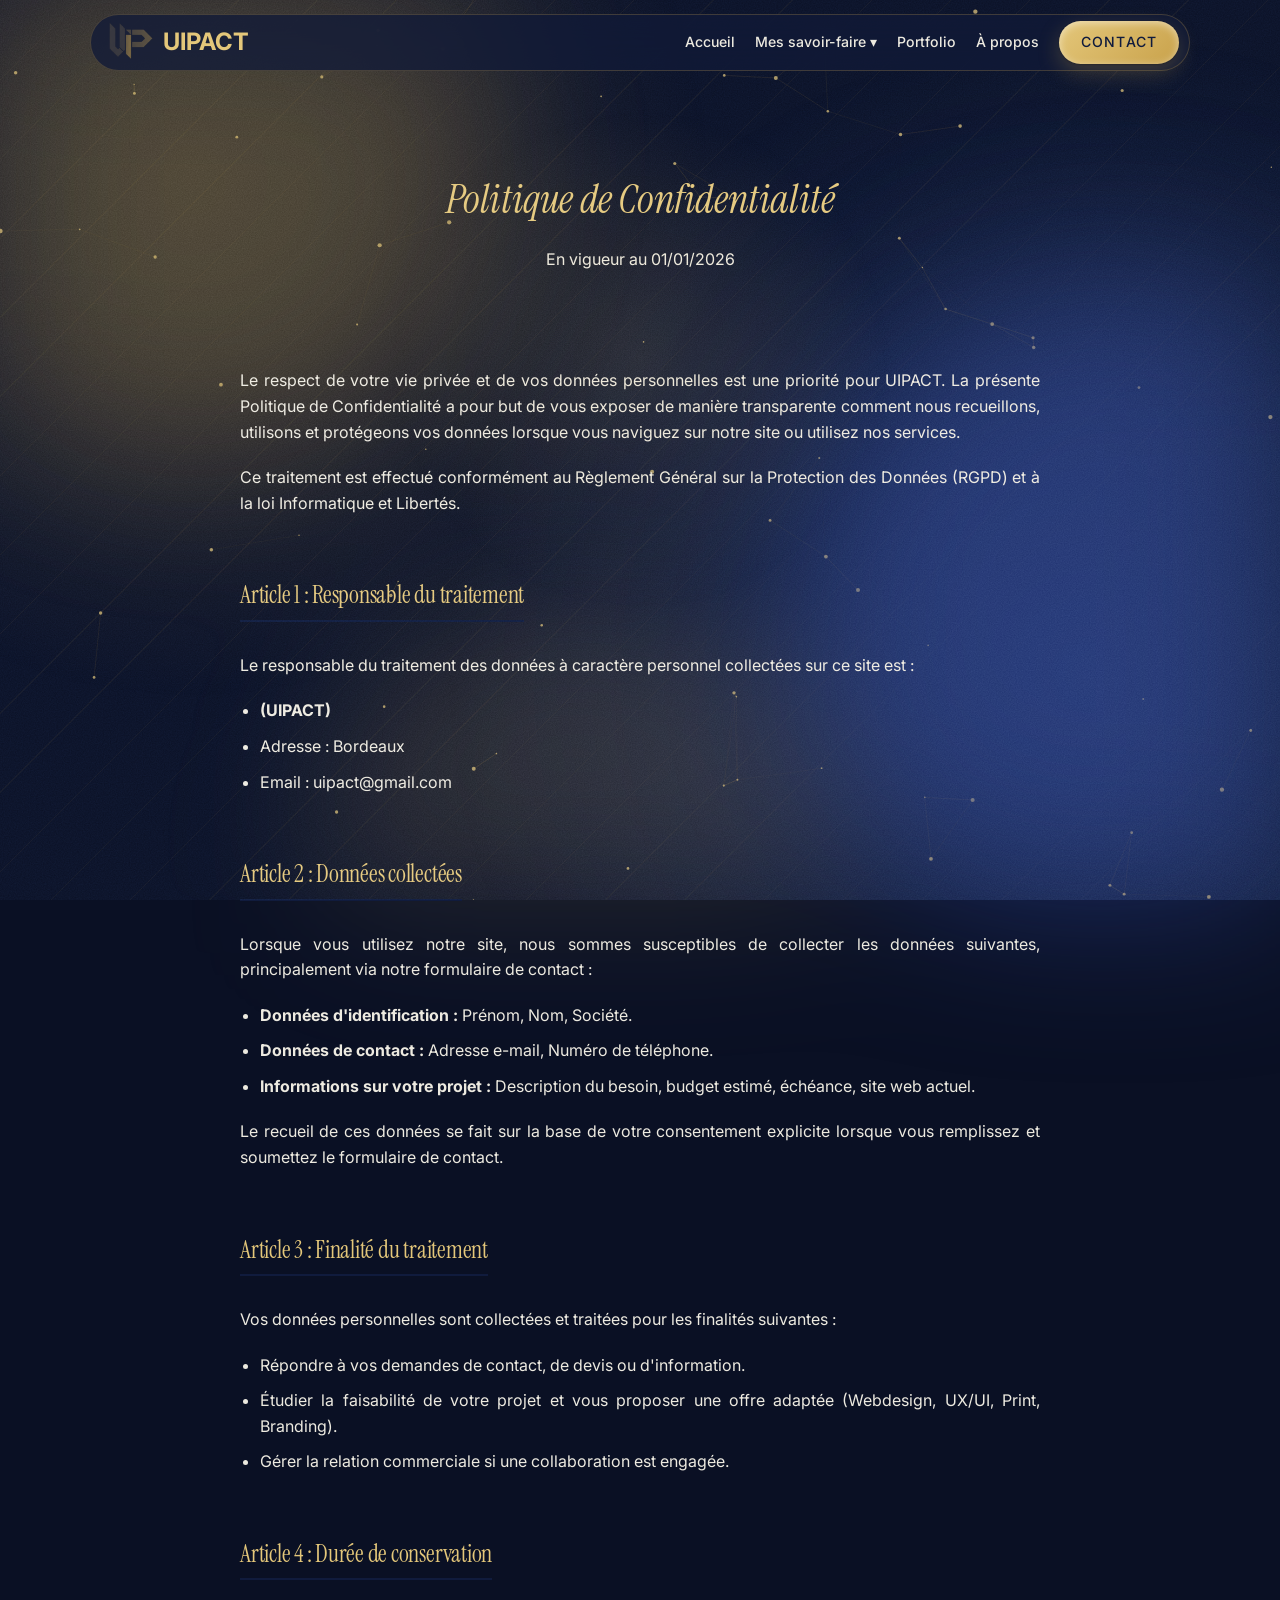
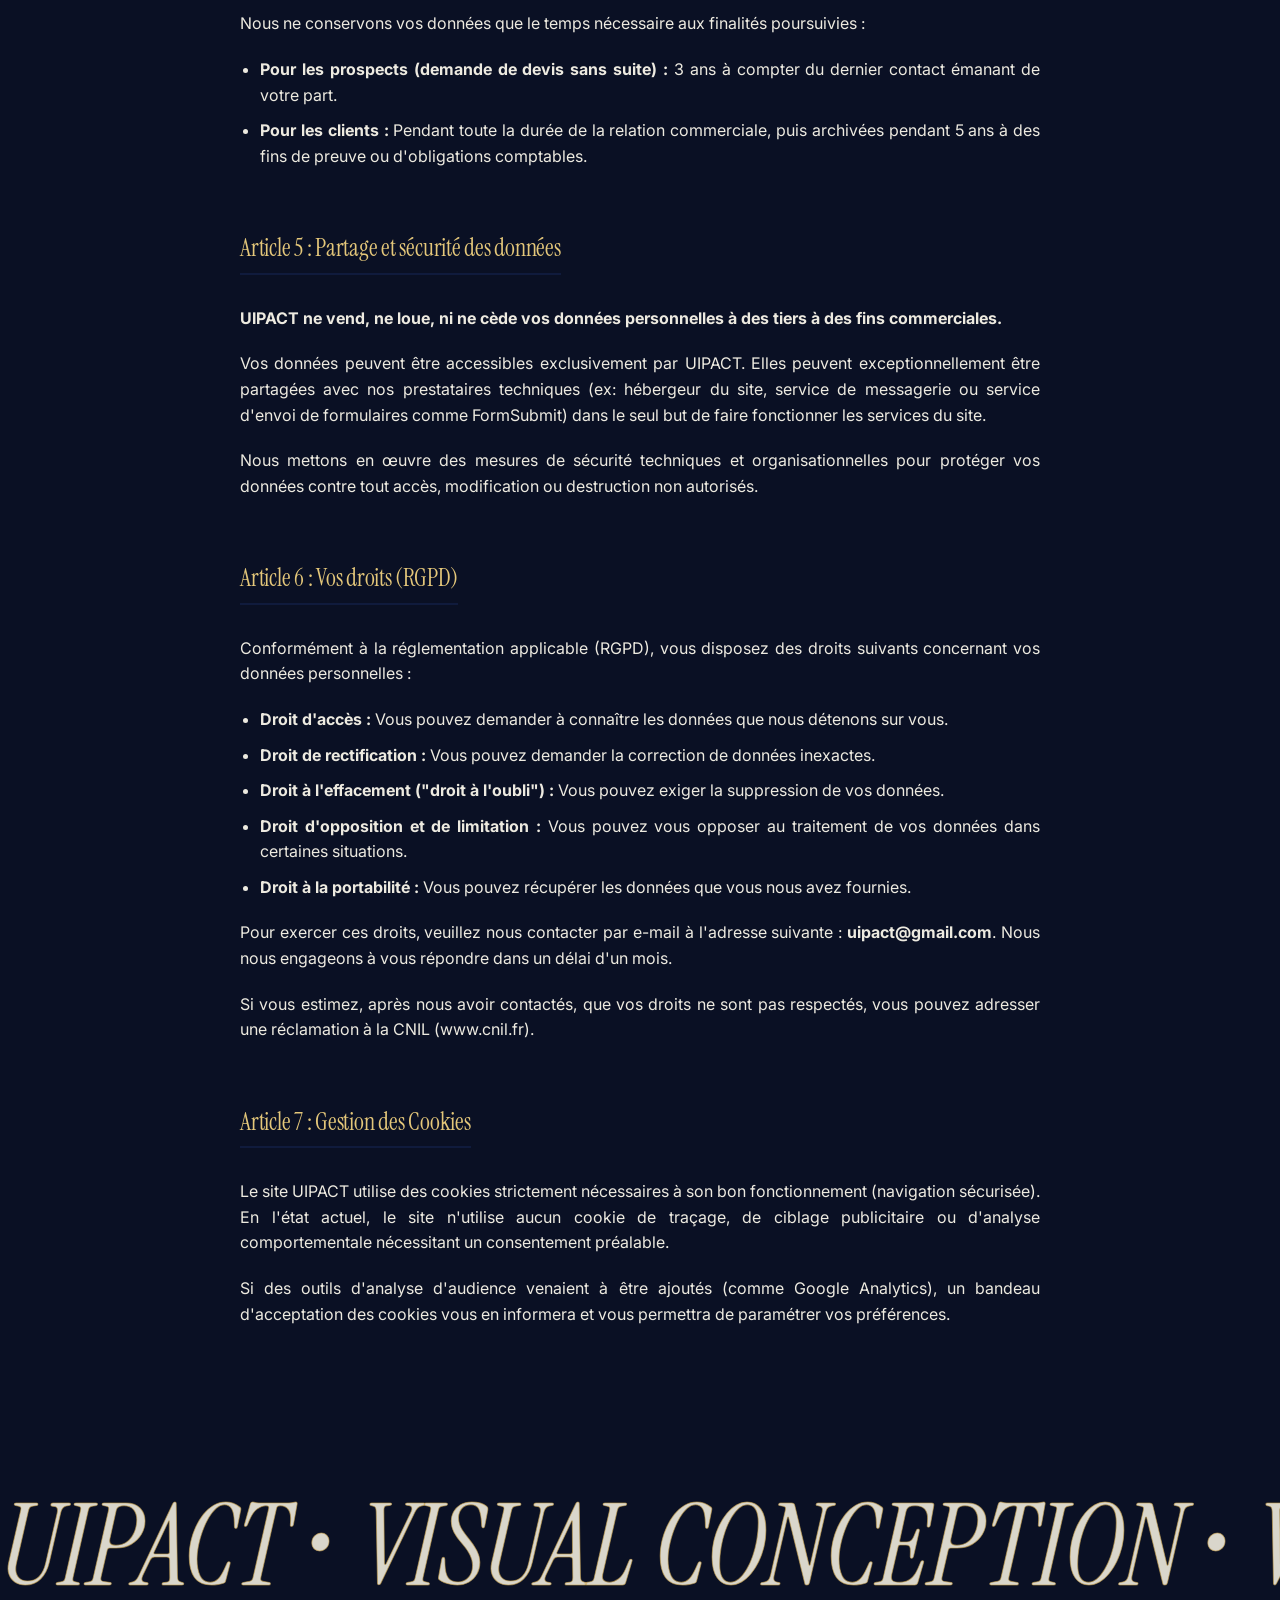
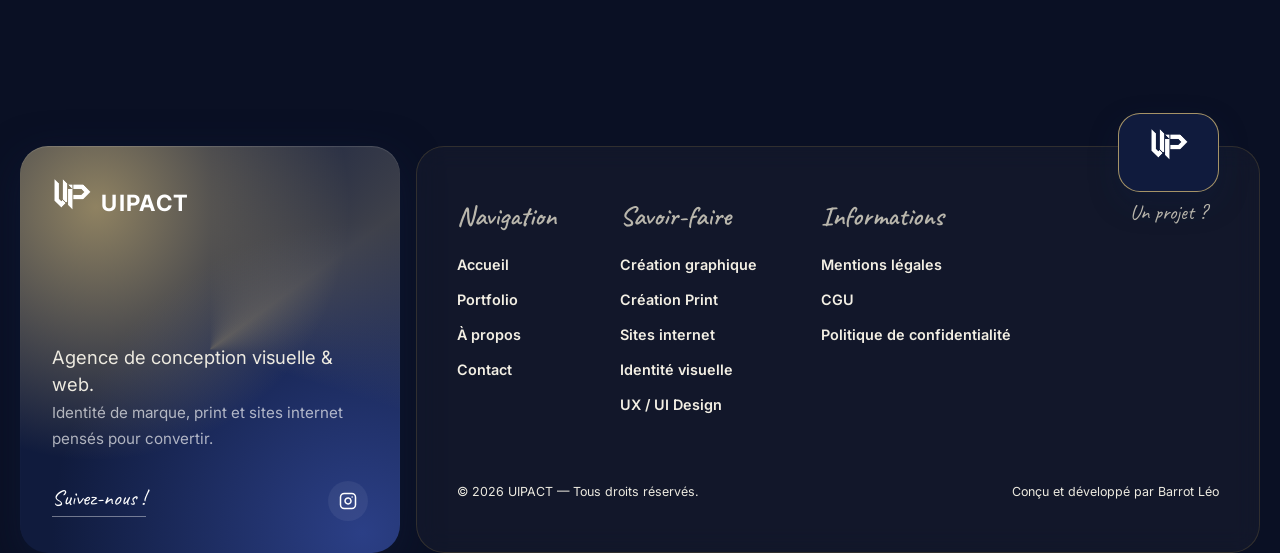
<file: politique-confidentialite.html>
<!DOCTYPE html>
<html lang="fr">
<head>
    <meta charset="UTF-8">
    <meta name="viewport" content="width=device-width, initial-scale=1.0">
    <title>Politique de Confidentialité - UIPACT</title>
    <link rel="icon" type="image/png" href="logo.png"> 
    <style>
        /* --- CSS : Variables et base --- */
        :root {
            --color-blue-dark: #223773;
            --color-cyan-vibrant: #11C5D9;
            --color-purple-dark: #9249A6;
            --color-fuchsia-vibrant: #9249A6;
            --text-color: #333;
            --bg-color: #fff;
            --bg-alt-color: #f4f7f6;
            --font-family: 'Inter', sans-serif;
            --font-title: 'Georgia', serif; 
            --header-height: 80px; 
        }

        body {
            font-family: var(--font-family);
            margin: 0;
            color: var(--text-color);
            background-color: var(--bg-color);
            scroll-behavior: smooth;
            padding-top: var(--header-height);
            line-height: 1.6;
        }

        .no-scroll { overflow: hidden; }

        /* --- En-tête / Navigation --- */
        header {
            background-color: #fff;
            box-shadow: 0 2px 10px rgba(0,0,0,0.1);
            position: fixed;
            width: 100%;
            height: var(--header-height);
            top: 0;
            left: 0;
            z-index: 1000;
            display: flex;
            align-items: center;
        }

        nav {
            display: flex;
            justify-content: space-between;
            align-items: center;
            max-width: 1200px;
            margin: 0 auto;
            padding: 0 20px;
            width: 100%;
            box-sizing: border-box;
        }

        .logo-container {
            display: flex;
            align-items: center;
            text-decoration: none;
        }
        .logo-container img { height: 40px; margin-right: 10px; }
        .brand-name {
            font-size: 1.5rem;
            font-weight: 700;
            background: linear-gradient(to right, var(--color-blue-dark), var(--color-purple-dark));
            -webkit-background-clip: text;
            -webkit-text-fill-color: transparent;
        }

        .nav-links {
            list-style: none;
            display: flex;
            align-items: center;
            gap: 20px;
            margin: 0;
            padding: 0;
            transition: transform 0.3s ease-out, opacity 0.3s ease-out; 
        }
        .nav-links a {
            text-decoration: none;
            color: var(--text-color);
            font-weight: 500;
            transition: color 0.3s;
            padding: 10px 0;
            display: block;
        }
        .nav-links a:hover { color: var(--color-purple-dark); }

        /* Menu Déroulant */
        .dropdown { position: relative; }
        .dropdown-content {
            display: none;
            position: absolute;
            top: 100%; 
            left: 0;
            background-color: #fff;
            min-width: 260px;
            box-shadow: 0px 8px 16px rgba(0,0,0,0.1);
            z-index: 1001;
            border-radius: 0 0 8px 8px;
            overflow: hidden;
            border-top: 3px solid var(--color-cyan-vibrant);
        }
        .dropdown:hover .dropdown-content { display: block; }
        .dropdown-content a {
            padding: 15px 20px;
            display: block;
            border-bottom: 1px solid #f0f0f0;
            transition: background-color 0.3s;
        }
        .dropdown-content a:hover { background-color: var(--bg-alt-color); color: var(--color-purple-dark); padding-left: 25px;}

        .cta-menu-button {
            display: inline-block;
            padding: 10px 20px !important;
            border-radius: 50px;
            background: linear-gradient(135deg, var(--color-cyan-vibrant), var(--color-fuchsia-vibrant));
            color: #fff !important;
            font-weight: 700;
            text-transform: uppercase;
            font-size: 0.8rem;
            border: none;
            transition: transform 0.3s, box-shadow 0.3s !important;
        }
        .cta-menu-button:hover { transform: scale(1.05); box-shadow: 0 5px 15px rgba(217, 73, 207, 0.4); color: #fff !important; }

        /* Burger Menu */
        .burger-menu {
            display: none; 
            cursor: pointer;
            background: none;
            border: none;
            padding: 10px;
            z-index: 1100; 
        }
        .burger-menu span {
            display: block;
            width: 25px;
            height: 3px;
            margin-bottom: 5px;
            background-color: var(--color-blue-dark); 
            transition: all 0.3s ease-in-out;
        }
        .burger-menu span:last-child { margin-bottom: 0; }
        .burger-menu.active span:nth-child(1) { transform: rotate(-45deg) translate(-5px, 6px); }
        .burger-menu.active span:nth-child(2) { opacity: 0; }
        .burger-menu.active span:nth-child(3) { transform: rotate(45deg) translate(-5px, -6px); }

        /* --- SECTION LÉGALE --- */
        .page-header { 
            padding: 60px 20px 30px; 
            text-align: center; 
            background-color: var(--bg-alt-color);
        }
        .page-title { 
            font-size: 2.5rem; 
            color: var(--color-blue-dark); 
            margin-bottom: 10px; 
            font-family: var(--font-title);
            font-style: italic;
        }
        
        .legal-content {
            max-width: 800px;
            margin: 50px auto 80px auto;
            padding: 0 20px;
            color: #444;
            text-align: justify;
        }

        .legal-content h2 {
            color: var(--color-blue-dark);
            margin-top: 40px;
            margin-bottom: 15px;
            font-size: 1.5rem;
            border-bottom: 2px solid var(--color-cyan-vibrant);
            padding-bottom: 5px;
            display: inline-block;
        }

        .legal-content h3 {
            color: var(--color-purple-dark);
            margin-top: 30px;
            font-size: 1.2rem;
        }

        .legal-content p, .legal-content ul {
            margin-bottom: 20px;
        }

        .legal-content ul {
            padding-left: 20px;
        }

        .legal-content li {
            margin-bottom: 10px;
        }

        .legal-content strong {
            color: var(--text-color);
        }

        /* --- STYLE DU BOUTON TOP --- */
        #scrollTopBtn {
            display: none; 
            position: fixed;
            bottom: 30px;
            right: 30px;
            z-index: 1099;
            width: 50px;
            height: 50px;
            border-radius: 50%;
            border: none;
            background: linear-gradient(135deg, var(--color-cyan-vibrant), var(--color-fuchsia-vibrant));
            color: white;
            font-size: 24px;
            font-weight: bold;
            cursor: pointer;
            box-shadow: 0 4px 15px rgba(0,0,0,0.2);
            transition: transform 0.3s;
            justify-content: center;
            align-items: center;
        }

        #scrollTopBtn:hover {
            transform: scale(1.1);
        }

        /* --- FOOTER & RÉSEAUX SOCIAUX --- */
        footer { background-color: #111; color: #ccc; text-align: center; padding: 40px 20px; }
        footer img { height: 30px; margin-bottom: 15px; }
        footer p { margin: 10px 0; }
        footer a { color: var(--color-fuchsia-vibrant); text-decoration: none; transition: color 0.3s;}
        footer a:hover { color: var(--color-cyan-vibrant); }
        .footer-links { margin-top: 15px; font-size: 0.9rem; display: flex; justify-content: center; gap: 20px; flex-wrap: wrap;}

        /* Styles spécifiques pour Instagram */
        .social-links {
            display: flex;
            justify-content: center;
            margin-bottom: 20px;
        }
        
        .social-links a {
            display: flex;
            align-items: center;
            justify-content: center;
            width: 45px;
            height: 45px;
            border-radius: 50%;
            background-color: #222; /* Fond gris foncé */
            color: #fff; /* Icône blanche */
            transition: all 0.3s ease;
        }
        
        .social-links a:hover {
            /* Le même dégradé que tes boutons pour rester cohérent ! */
            background: linear-gradient(135deg, var(--color-cyan-vibrant), var(--color-fuchsia-vibrant));
            color: #fff;
            transform: translateY(-3px); /* Petit effet de soulèvement */
            box-shadow: 0 4px 10px rgba(0,0,0,0.3);
        }
        
        .social-links svg {
            width: 22px;
            height: 22px;
        }
        /* --- RESPONSIVE MOBILE --- */
        @media (max-width: 768px) {
            .burger-menu { display: block; }

            .nav-links {
                position: absolute;
                top: var(--header-height);
                right: 0;
                height: calc(100vh - var(--header-height)); 
                width: 100%; 
                background-color: #fff;
                flex-direction: column; 
                justify-content: flex-start;
                gap: 0; 
                transform: translateY(-110%); 
                opacity: 0;
                z-index: 1050;
                box-shadow: 0 10px 15px rgba(0,0,0,0.1);
            }

            .nav-links.nav-active {
                transform: translateY(0%);
                opacity: 1;
            }

            .nav-links li {
                width: 100%;
                text-align: center;
                border-bottom: 1px solid var(--bg-alt-color);
            }
            .nav-links li:last-child { border-bottom: none; }

            .nav-links a {
                padding: 20px;
                font-size: 1.1rem;
            }

            .dropdown-content {
                display: none;
                position: static; 
                box-shadow: none;
                border: none;
                background-color: var(--bg-alt-color); 
                min-width: 100%;
            }
            
            .dropdown-content.mobile-open {
                display: block;
            }

            .dropdown-content a { padding: 15px 20px; border-bottom: 1px solid #fff; }
            
            .dropdown:hover .dropdown-content { display: none; }
            .dropdown:hover .dropdown-content.mobile-open { display: block; } 

            .dropdown > a { font-weight: 700; color: var(--color-blue-dark); }  

            .cta-menu-button { 
                margin: 20px auto; 
                width: calc(100% - 40px); 
                display: block; 
                box-sizing: border-box;
            }

            #scrollTopBtn { bottom: 20px; right: 20px; width: 45px; height: 45px; }
            
            .page-title { font-size: 2rem; }
            .legal-content { text-align: left; }
        }
    </style>
<link rel="stylesheet" href="theme.css">
</head>
<body id="body">

     <header>
        <nav>
            <a href="index.html" class="logo-container">
                <img src="logo.png" alt="UIPACT Logo">
                <span class="brand-name">UIPACT</span>
            </a>

            <button class="burger-menu" id="burgerToggle">
                <span></span><span></span><span></span>
            </button>

            <ul class="nav-links">
                <li><a href="index.html#hero">Accueil</a></li>
                <li class="dropdown">
                    <a href="#" class="dropdown-toggle">Mes savoir-faire ▾</a>
                    <div class="dropdown-content">
                        <a href="creation-graphique.html">Création graphique & Webdesign</a>
                        <a href="creation-print.html">Création Print</a>
                        <a href="sites-web.html">Sites Web</a>
                        <a href="identite-visuelle.html">Logo, identité visuelle</a>
                        <a href="ux-ui.html">UX Design / UI Design</a>
                    </div>
                </li>
                <li><a href="portfolio.html">Portfolio</a></li>
                <li><a href="a-propos.html">À propos</a></li>
                <li><a href="contact.html" class="cta-menu-button">Contact</a></li>
            </ul>
        </nav>
    </header>

    <div class="page-header">
        <h1 class="page-title">Politique de Confidentialité</h1>
        <p>En vigueur au 01/01/2026</p>
    </div>

    <main class="legal-content">
        <p>Le respect de votre vie privée et de vos données personnelles est une priorité pour UIPACT. La présente Politique de Confidentialité a pour but de vous exposer de manière transparente comment nous recueillons, utilisons et protégeons vos données lorsque vous naviguez sur notre site ou utilisez nos services.</p>
        <p>Ce traitement est effectué conformément au Règlement Général sur la Protection des Données (RGPD) et à la loi Informatique et Libertés.</p>

        <h2>Article 1 : Responsable du traitement</h2>
        <p>Le responsable du traitement des données à caractère personnel collectées sur ce site est :</p>
        <ul>
            <li><strong> (UIPACT)</strong></li>
            <li>Adresse : Bordeaux</li>
            <li>Email : uipact@gmail.com</li>
        </ul>

        <h2>Article 2 : Données collectées</h2>
        <p>Lorsque vous utilisez notre site, nous sommes susceptibles de collecter les données suivantes, principalement via notre formulaire de contact :</p>
        <ul>
            <li><strong>Données d'identification :</strong> Prénom, Nom, Société.</li>
            <li><strong>Données de contact :</strong> Adresse e-mail, Numéro de téléphone.</li>
            <li><strong>Informations sur votre projet :</strong> Description du besoin, budget estimé, échéance, site web actuel.</li>
        </ul>
        <p>Le recueil de ces données se fait sur la base de votre consentement explicite lorsque vous remplissez et soumettez le formulaire de contact.</p>

        <h2>Article 3 : Finalité du traitement</h2>
        <p>Vos données personnelles sont collectées et traitées pour les finalités suivantes :</p>
        <ul>
            <li>Répondre à vos demandes de contact, de devis ou d'information.</li>
            <li>Étudier la faisabilité de votre projet et vous proposer une offre adaptée (Webdesign, UX/UI, Print, Branding).</li>
            <li>Gérer la relation commerciale si une collaboration est engagée.</li>
        </ul>

        <h2>Article 4 : Durée de conservation</h2>
        <p>Nous ne conservons vos données que le temps nécessaire aux finalités poursuivies :</p>
        <ul>
            <li><strong>Pour les prospects (demande de devis sans suite) :</strong> 3 ans à compter du dernier contact émanant de votre part.</li>
            <li><strong>Pour les clients :</strong> Pendant toute la durée de la relation commerciale, puis archivées pendant 5 ans à des fins de preuve ou d'obligations comptables.</li>
        </ul>

        <h2>Article 5 : Partage et sécurité des données</h2>
        <p><strong>UIPACT ne vend, ne loue, ni ne cède vos données personnelles à des tiers à des fins commerciales.</strong></p>
        <p>Vos données peuvent être accessibles exclusivement par UIPACT. Elles peuvent exceptionnellement être partagées avec nos prestataires techniques (ex: hébergeur du site, service de messagerie ou service d'envoi de formulaires comme FormSubmit) dans le seul but de faire fonctionner les services du site.</p>
        <p>Nous mettons en œuvre des mesures de sécurité techniques et organisationnelles pour protéger vos données contre tout accès, modification ou destruction non autorisés.</p>

        <h2>Article 6 : Vos droits (RGPD)</h2>
        <p>Conformément à la réglementation applicable (RGPD), vous disposez des droits suivants concernant vos données personnelles :</p>
        <ul>
            <li><strong>Droit d'accès :</strong> Vous pouvez demander à connaître les données que nous détenons sur vous.</li>
            <li><strong>Droit de rectification :</strong> Vous pouvez demander la correction de données inexactes.</li>
            <li><strong>Droit à l'effacement ("droit à l'oubli") :</strong> Vous pouvez exiger la suppression de vos données.</li>
            <li><strong>Droit d'opposition et de limitation :</strong> Vous pouvez vous opposer au traitement de vos données dans certaines situations.</li>
            <li><strong>Droit à la portabilité :</strong> Vous pouvez récupérer les données que vous nous avez fournies.</li>
        </ul>
        <p>Pour exercer ces droits, veuillez nous contacter par e-mail à l'adresse suivante : <strong>uipact@gmail.com</strong>. Nous nous engageons à vous répondre dans un délai d'un mois.</p>
        <p>Si vous estimez, après nous avoir contactés, que vos droits ne sont pas respectés, vous pouvez adresser une réclamation à la CNIL (www.cnil.fr).</p>

        <h2>Article 7 : Gestion des Cookies</h2>
        <p>Le site UIPACT utilise des cookies strictement nécessaires à son bon fonctionnement (navigation sécurisée). En l'état actuel, le site n'utilise aucun cookie de traçage, de ciblage publicitaire ou d'analyse comportementale nécessitant un consentement préalable.</p>
        <p>Si des outils d'analyse d'audience venaient à être ajoutés (comme Google Analytics), un bandeau d'acceptation des cookies vous en informera et vous permettra de paramétrer vos préférences.</p>
    </main>

    <footer class="site-footer">
        <div class="footer-inner">
            <div class="footer-brand-block">
                <img src="logo.png" alt="UIPACT Logo">
                <span class="footer-brand-name">UIPACT</span>
                <p class="footer-tagline">Agence de conception visuelle & web. Identité de marque, print et sites internet pensés pour convertir.</p>
                <div class="social-links">
                    <a href="https://www.instagram.com/uipact/" target="_blank" rel="noopener noreferrer" title="Suivez UIPACT sur Instagram">
                        <svg xmlns="http://www.w3.org/2000/svg" viewBox="0 0 24 24" fill="none" stroke="currentColor" stroke-width="2" stroke-linecap="round" stroke-linejoin="round">
                            <rect x="2" y="2" width="20" height="20" rx="5" ry="5"></rect>
                            <path d="M16 11.37A4 4 0 1 1 12.63 8 4 4 0 0 1 16 11.37z"></path>
                            <line x1="17.5" y1="6.5" x2="17.51" y2="6.5"></line>
                        </svg>
                    </a>
                </div>
            </div>

            <div class="footer-col">
                <h4>Navigation</h4>
                <a href="index.html">Accueil</a>
                <a href="portfolio.html">Portfolio</a>
                <a href="a-propos.html">À propos</a>
                <a href="contact.html">Contact</a>
            </div>

            <div class="footer-col">
                <h4>Savoir-faire</h4>
                <a href="creation-graphique.html">Création graphique</a>
                <a href="creation-print.html">Création Print</a>
                <a href="sites-web.html">Sites internet</a>
                <a href="identite-visuelle.html">Identité visuelle</a>
                <a href="ux-ui.html">UX / UI Design</a>
            </div>

            <div class="footer-col">
                <h4>Informations</h4>
                <a href="mentions-legales.html">Mentions légales</a>
                <a href="cgu.html">CGU</a>
                <a href="politique-confidentialite.html">Politique de confidentialité</a>
            </div>
        </div>

        <div class="footer-bottom">
            <p>&copy; 2026 UIPACT &mdash; Tous droits réservés.</p>
            <p class="footer-signature">Conçu et développé par Barrot Léo</p>
        </div>
    </footer>

    <button id="scrollTopBtn" title="Retour en haut">↑</button>

    <script>
        // --- SCRIPT MENU MOBILE (Unifié) ---
        const burger = document.getElementById('burgerToggle');
        const nav = document.querySelector('.nav-links');
        const body = document.getElementById('body');
        
        const navLinksArr = document.querySelectorAll('.nav-links li a:not(.dropdown-toggle)');
        const dropdown = document.querySelector('.dropdown-toggle');
        const dropContent = document.querySelector('.dropdown-content');

        function toggleMenu() {
            burger.classList.toggle('active');
            nav.classList.toggle('nav-active');
            body.classList.toggle('no-scroll');
        }

        burger.addEventListener('click', toggleMenu);

        navLinksArr.forEach(link => {
            link.addEventListener('click', () => {
                if (nav.classList.contains('nav-active')) {
                    toggleMenu();
                }
            });
        });

        if(dropdown) {
            dropdown.addEventListener('click', (e) => {
                if (window.innerWidth <= 768) {
                    e.preventDefault();
                    dropContent.classList.toggle('mobile-open');
                }
            });
        }

        // --- SCRIPT BOUTON TOP ---
        const scrollTopBtn = document.getElementById("scrollTopBtn");

        window.addEventListener('scroll', function() {
            if (document.body.scrollTop > 300 || document.documentElement.scrollTop > 300) {
                scrollTopBtn.style.display = "flex";
            } else {
                scrollTopBtn.style.display = "none";
            }
        });

        scrollTopBtn.onclick = function() {
            window.scrollTo({
                top: 0,
                behavior: "smooth"
            });
        };
    </script>
<script src="config.js"></script>
    <script src="cms.js"></script>
    <script src="theme.js"></script>
</body>
</html>
</file>
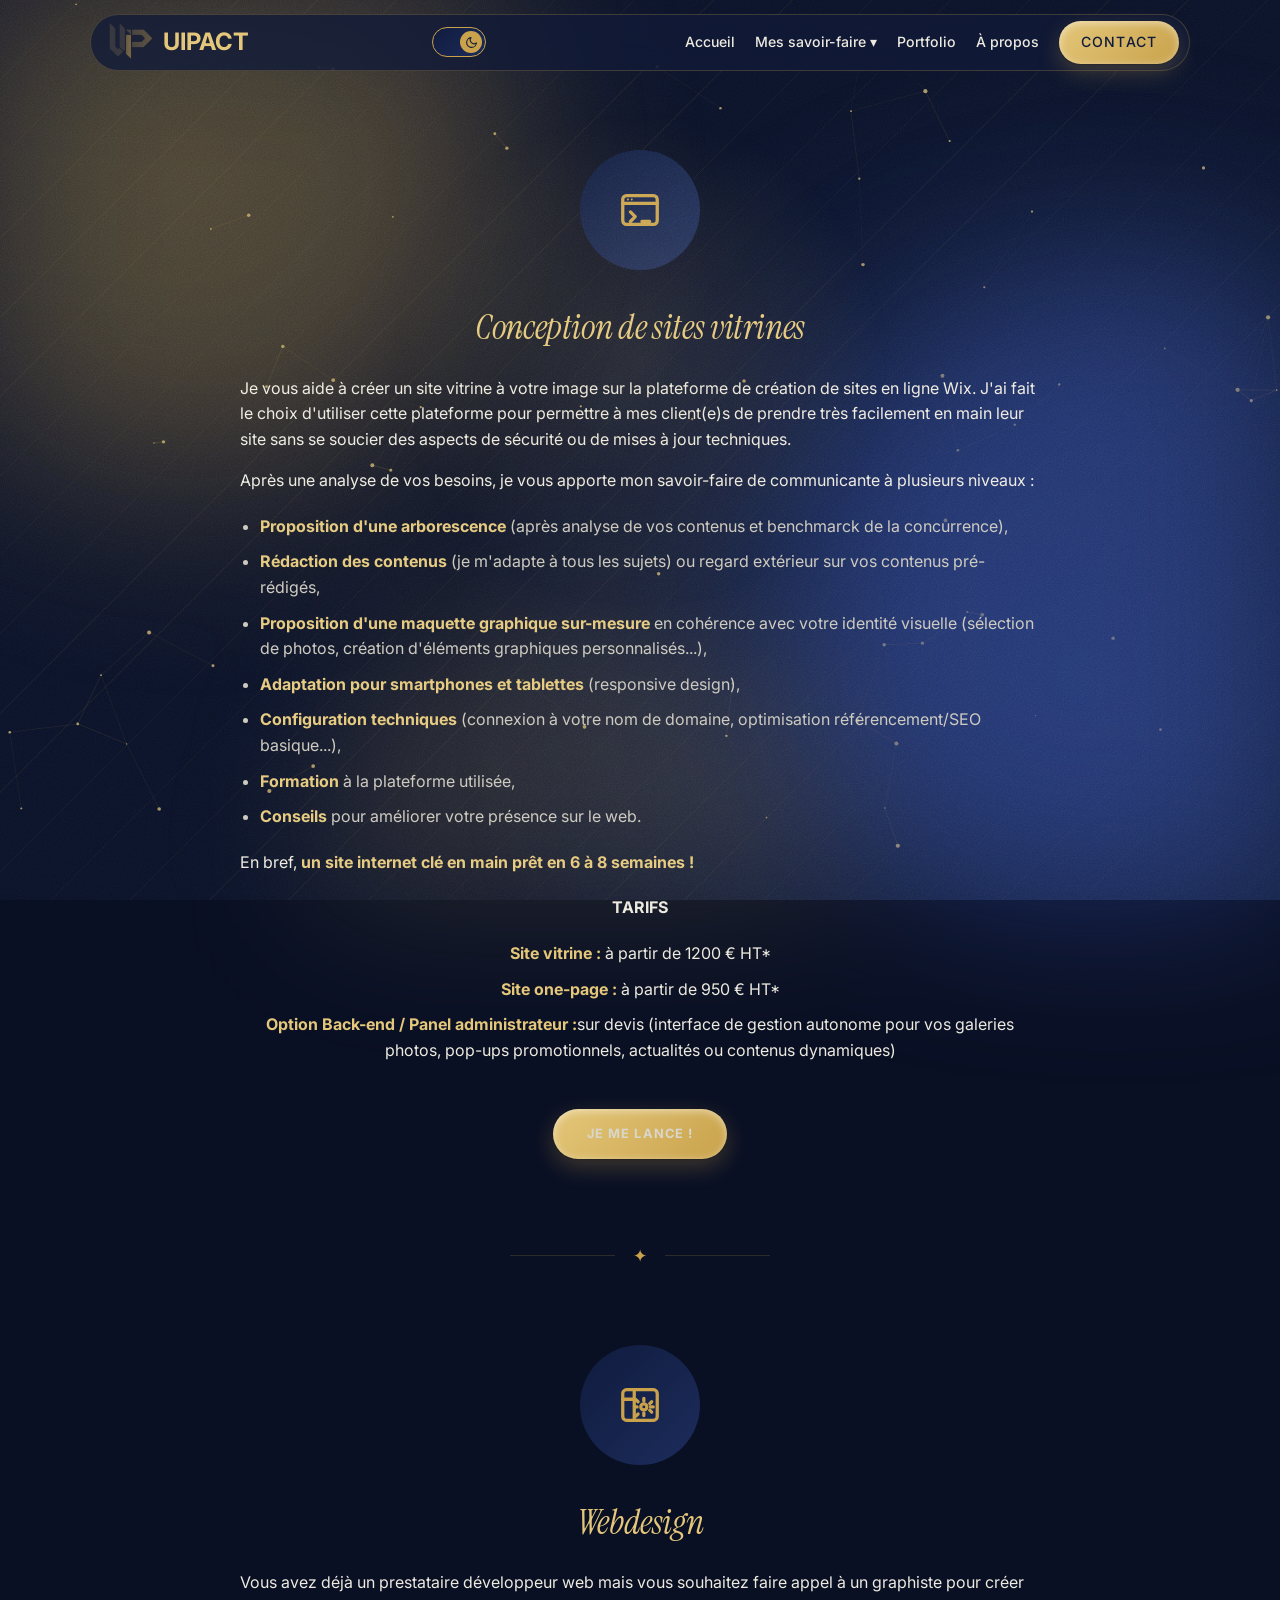
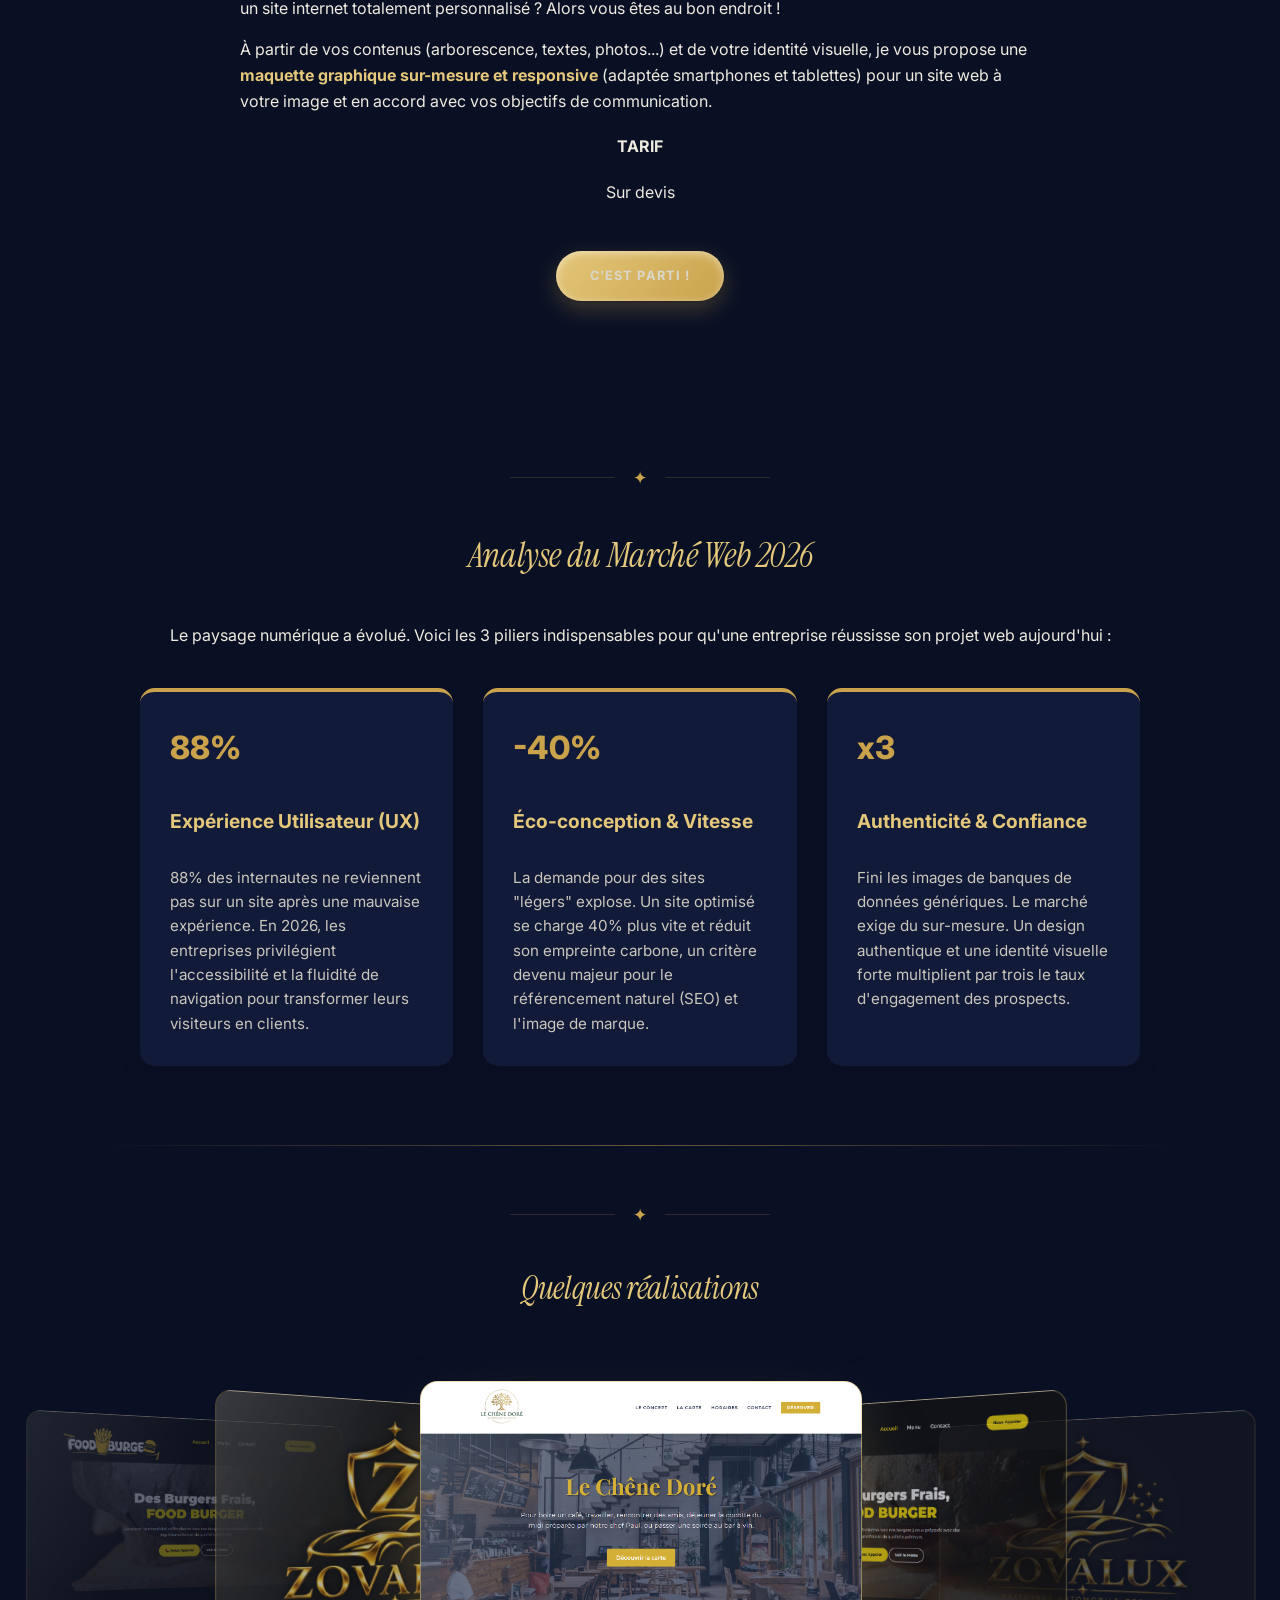
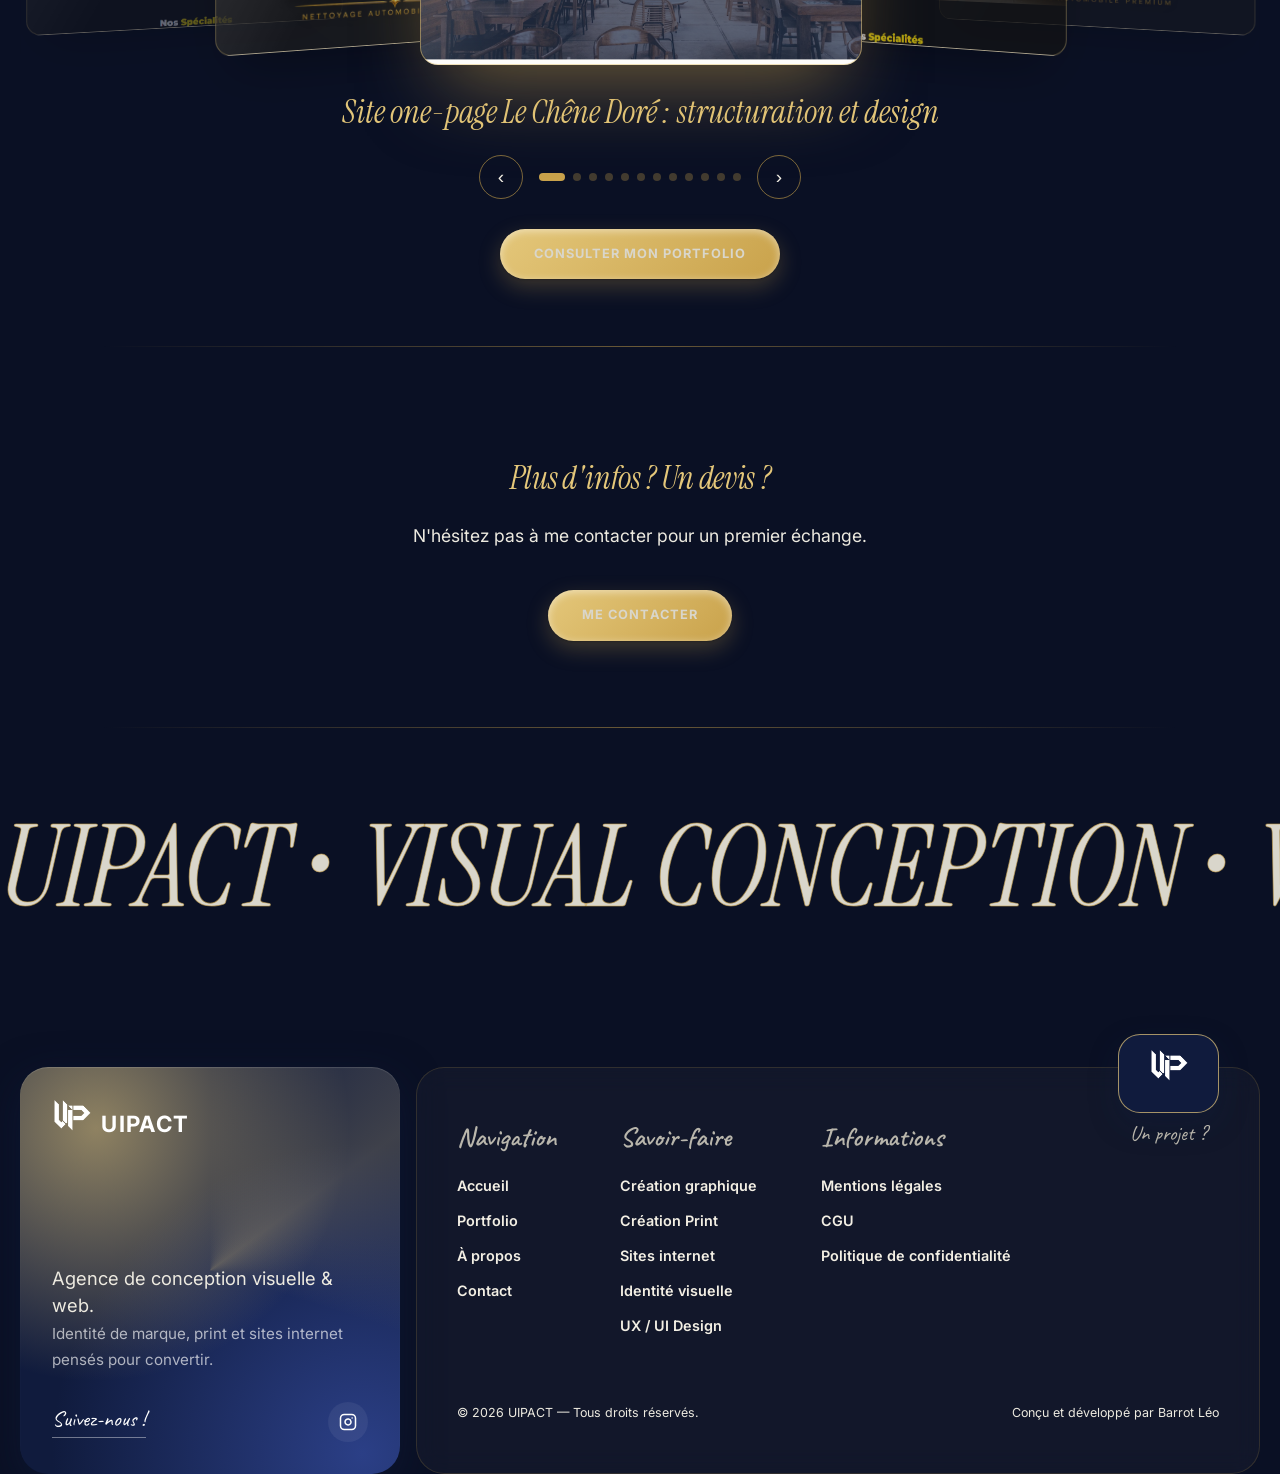
<file: sites-web.html>
<!DOCTYPE html>
<html lang="fr">
<head>
    <meta charset="UTF-8">
    <meta name="viewport" content="width=device-width, initial-scale=1.0">
    <title>Sites Internet - UIPACT</title>
    <link rel="icon" type="image/png" href="logo.png"> 
    <style>
        /* --- CSS : Variables et base --- */
        :root {
            --color-blue-dark: #223773;
            --color-cyan-vibrant: #11C5D9;
            --color-purple-dark: #9249A6;
            --color-fuchsia-vibrant: #9249A6;
            --text-color: #333;
            --bg-color: #fff;
            --bg-alt-color: #f4f7f6;
            --font-family: 'Inter', sans-serif;
            --font-title: 'Georgia', serif; 
            --header-height: 80px; 
        }

        body {
            font-family: var(--font-family);
            margin: 0;
            color: var(--text-color);
            background-color: var(--bg-color);
            scroll-behavior: smooth;
            line-height: 1.6;
            padding-top: var(--header-height); 
        }

        /* --- En-tête / Navigation --- */
        header {
            background-color: #fff;
            box-shadow: 0 2px 10px rgba(0,0,0,0.1);
            position: fixed;
            width: 100%;
            height: var(--header-height);
            top: 0;
            left: 0;
            z-index: 1000;
            display: flex;
            align-items: center;
        }

        nav {
            display: flex;
            justify-content: space-between;
            align-items: center;
            max-width: 1200px;
            margin: 0 auto;
            padding: 0 20px;
            width: 100%;
            box-sizing: border-box;
        }

        .logo-container { display: flex; align-items: center; text-decoration: none; }
        .logo-container img { height: 40px; margin-right: 10px; }
        .brand-name {
            font-size: 1.5rem;
            font-weight: 700;
            background: linear-gradient(to right, var(--color-blue-dark), var(--color-purple-dark));
            -webkit-background-clip: text;
            -webkit-text-fill-color: transparent;
        }

        .nav-links { list-style: none; display: flex; align-items: center; gap: 20px; margin: 0; padding: 0; transition: transform 0.3s ease-out, opacity 0.3s ease-out; }
        .nav-links a { text-decoration: none; color: var(--text-color); font-weight: 500; transition: color 0.3s; padding: 10px 0; display: block; }
        .nav-links a:hover { color: var(--color-purple-dark); }

        .dropdown { position: relative; }
        .dropdown-content {
            display: none;
            position: absolute;
            top: 100%;
            left: 0;
            background-color: #fff;
            min-width: 260px;
            box-shadow: 0px 8px 16px 0px rgba(0,0,0,0.1);
            z-index: 1001;
            border-radius: 0 0 8px 8px;
            overflow: hidden;
            border-top: 3px solid var(--color-cyan-vibrant);
        }
        .dropdown:hover .dropdown-content { display: block; }
        .dropdown-content a { padding: 15px 20px; display: block; border-bottom: 1px solid #f0f0f0; transition: background-color 0.3s, padding-left 0.3s; }
        .dropdown-content a:hover { background-color: var(--bg-alt-color); color: var(--color-purple-dark); padding-left: 25px; }

        .cta-menu-button {
            display: inline-block;
            padding: 10px 20px !important;
            border-radius: 50px;
            background: linear-gradient(135deg, var(--color-cyan-vibrant), var(--color-fuchsia-vibrant));
            color: #fff !important;
            font-weight: 700;
            text-transform: uppercase;
            letter-spacing: 1px;
            font-size: 0.8rem;
            border: none;
            transition: transform 0.3s, box-shadow 0.3s !important;
        }
        .cta-menu-button:hover { transform: scale(1.05); box-shadow: 0 5px 15px rgba(201, 162, 75, 0.45); color: #fff !important; }

        /* --- Bouton BURGER --- */
        .burger-menu {
            display: none; 
            cursor: pointer;
            background: none;
            border: none;
            padding: 10px;
            z-index: 1100; 
        }
        .burger-menu span {
            display: block;
            width: 25px;
            height: 3px;
            margin-bottom: 5px;
            background-color: var(--color-blue-dark); 
            transition: all 0.3s ease-in-out;
        }
        .burger-menu span:last-child { margin-bottom: 0; }
        .burger-menu.active span:nth-child(1) { transform: rotate(-45deg) translate(-5px, 6px); }
        .burger-menu.active span:nth-child(2) { opacity: 0; }
        .burger-menu.active span:nth-child(3) { transform: rotate(45deg) translate(-5px, -6px); }

        .page-header { padding: 80px 20px 50px; text-align: center; } 
        
        /* --- Structure des Blocs de Service --- */
        .service-section {
            max-width: 800px;
            margin: 0 auto 80px auto;
            text-align: center;
            padding: 0 20px;
        }
        .service-section:first-of-type { padding-top: 70px; }

        .service-icon-large {
            width: 120px;
            height: 120px;
            background-color: #333;
            border-radius: 50%;
            margin: 0 auto 20px;
            display: flex;
            justify-content: center;
            align-items: center;
            overflow: hidden;
            position: relative;
        }

        .geo-placeholder { width: 60px; height: 60px; }
        #s1 .geo-placeholder { background: var(--color-cyan-vibrant); clip-path: polygon(10% 0%, 90% 0%, 90% 80%, 50% 100%, 10% 80%); } 
        #s2 .geo-placeholder { background: var(--color-fuchsia-vibrant); clip-path: polygon(0% 10%, 100% 10%, 100% 90%, 0% 90%); } 

        .service-title {
            font-family: var(--font-title);
            font-size: 2.2rem;
            color: var(--color-blue-dark);
            margin-bottom: 20px;
            font-style: italic;
        }

        .service-text { text-align: left; margin-bottom: 20px; color: #444; }
        .service-text p { margin-bottom: 15px; }
        
        .service-list { text-align: left; margin-bottom: 20px; padding-left: 20px; color: #444; }
        .service-list li { margin-bottom: 10px; }
        
        .separator { width: 50px; height: 1px; background-color: #ccc; margin: 40px auto; }

        .tarifs-title { font-weight: bold; margin-bottom: 20px; }
        .tarif-item { margin-bottom: 10px; color: #444; }
        .tarif-disclaimer { font-size: 0.9rem; font-style: italic; color: #777; margin-top: 15px; margin-bottom: 30px; display: block; }

        /* --- SÉPARATEUR DE SECTION (ligne + diamant doré) --- */
        .section-divider {
            display: flex;
            align-items: center;
            justify-content: center;
            gap: 18px;
            max-width: 260px;
            margin: 0 auto 80px;
        }
        .section-divider::before,
        .section-divider::after {
            content: '';
            flex: 1;
            height: 1px;
            background: var(--border-color, rgba(16, 27, 61, 0.12));
        }
        .section-divider span {
            color: var(--color-gold);
            font-size: 1.1rem;
            line-height: 1;
        }

        /* Boîte de texte de service : pas d'encadré disgracieux en mode sombre */
        html[data-theme="dark"] .service-text {
            background-color: transparent !important;
            border: none !important;
            padding: 0 !important;
        }

        /* CORRECTION : Style des boutons (Doré, Arrondi, Hover Doré clair) */
        .btn-black {
            background-color: var(--color-gold);
            color: var(--color-navy) !important;
            padding: 12px 35px;
            text-decoration: none;
            font-weight: 700;
            display: inline-block;
            transition: all 0.3s;
            font-size: 0.9rem;
            margin-top: 10px;
            border-radius: 5px; /* Arrondi */
        }
        .btn-black:hover { background-color: var(--color-gold-light); color: var(--color-navy) !important;
            transform: translateY(-2px);
            box-shadow: 0 5px 15px rgba(201,162,75,0.35);
        }
.market-analysis { background-color: var(--bg-alt-color); padding: 80px 20px; text-align: center; }
        .market-analysis-container { max-width: 1000px; margin: 0 auto; }
        .market-analysis h2 { font-family: var(--font-title); font-size: 2.2rem; color: var(--color-blue-dark); margin-bottom: 40px; font-style: italic; }
        .market-grid { display: grid; grid-template-columns: repeat(auto-fit, minmax(280px, 1fr)); gap: 30px; margin-top: 40px; }
        .market-card { background: #fff; padding: 30px; border-radius: 15px; box-shadow: 0 10px 30px rgba(0,0,0,0.05); text-align: left; border-top: 4px solid var(--color-cyan-vibrant); transition: transform 0.3s; }
        .market-card:hover { transform: translateY(-10px); }
        .market-card h3 { color: var(--color-blue-dark); font-size: 1.2rem; margin-bottom: 15px; min-height: 3em; display: flex; align-items: center; }
        .market-card p { font-size: 0.95rem; color: #555; margin-bottom: 0; }
        .market-stat { font-size: 2rem; font-weight: 800; color: var(--color-fuchsia-vibrant); display: block; margin-bottom: 10px; }
        /* --- Section Portfolio (Carrousel) --- */
        .portfolio-preview {
            text-align: center;
            padding: 60px 20px;
            background-color: var(--bg-alt-color);
        }
        .portfolio-preview h2 { font-family: var(--font-title); font-size: 2rem; color: var(--color-blue-dark); margin-bottom: 40px; font-style: italic; }

        .carousel-container { position: relative; max-width: 600px; margin: 0 auto 10px; display: flex; align-items: center; justify-content: center; }
        .carousel-track-wrapper { width: 100%; overflow: hidden; border-radius: 8px; }
        .carousel-track { display: flex; transition: transform 0.4s ease-in-out; margin: 0; padding: 0; list-style: none; }
        .carousel-slide { min-width: 100%; box-sizing: border-box; }
        
        .carousel-image {
            width: 100%;
            height: 400px;
            display: flex;
            justify-content: center;
            align-items: center;
            color: #fff;
            font-size: 1.2rem;
            font-weight: bold;
            box-shadow: 0 4px 15px rgba(0,0,0,0.1);
        }

        .carousel-caption {
            font-size: 0.9rem;
            color: #555;
            margin-top: 15px;
            margin-bottom: 30px;
            padding: 0 40px;
        }

        .carousel-btn {
            background: none; border: none; font-size: 2.5rem; color: var(--text-color); cursor: pointer;
            position: absolute; top: 40%; transform: translateY(-50%); z-index: 10; transition: color 0.3s;
        }
        .carousel-btn:hover { color: var(--color-purple-dark); }
        .carousel-btn.prev { left: -60px; }
        .carousel-btn.next { right: -60px; }

        .carousel-dots { display: flex; justify-content: center; gap: 8px; margin-bottom: 40px; }
        .dot { width: 10px; height: 10px; background-color: #ccc; border-radius: 50%; cursor: pointer; transition: background-color 0.3s; }
        .dot.active { background-color: var(--color-blue-dark); }
        .dot:hover { background-color: var(--color-purple-dark); }
        html[data-theme="dark"] .dot.active { background-color: var(--color-gold); }

        /* Bordures des cartes "Analyse du Marché" harmonisées en doré en mode sombre (sinon invisibles sur fond navy) */
        html[data-theme="dark"] .market-card { border-top-color: var(--color-gold) !important; }

        /* --- Bouton Retour en Haut --- */
        #scrollTopBtn {
            display: none; 
            position: fixed;
            bottom: 20px;
            right: 20px;
            z-index: 1099; 
            font-size: 24px;
            font-weight: bold;
            border: none;
            outline: none;
            background: linear-gradient(135deg, var(--color-cyan-vibrant), var(--color-fuchsia-vibrant));
            color: white;
            cursor: pointer;
            width: 50px;
            height: 50px;
            border-radius: 50%;
            box-shadow: 0 4px 10px rgba(0,0,0,0.2);
            transition: transform 0.3s ease;
        }
        #scrollTopBtn:hover { transform: scale(1.1); background: var(--color-blue-dark); }

        /* --- Bandeau Contact (CTA Final) --- */
        .cta-final { background-color: var(--footer-bg, #0B1330); color: #fff; text-align: center; padding: 80px 20px; }
        .cta-final h2 { font-family: var(--font-title); font-size: 2rem; color: var(--color-fuchsia-vibrant); margin-bottom: 15px; font-style: italic; }
        .cta-final p { margin-bottom: 30px; font-size: 1.1rem; }

          /* --- FOOTER & RÉSEAUX SOCIAUX --- */
        footer { background-color: #111; color: #ccc; text-align: center; padding: 40px 20px; }
        footer img { height: 30px; margin-bottom: 15px; }
        footer p { margin: 10px 0; }
        footer a { color: var(--color-fuchsia-vibrant); text-decoration: none; transition: color 0.3s;}
        footer a:hover { color: var(--color-cyan-vibrant); }
        .footer-links { margin-top: 15px; font-size: 0.9rem; display: flex; justify-content: center; gap: 20px; flex-wrap: wrap;}

        /* Styles spécifiques pour Instagram */
        .social-links {
            display: flex;
            justify-content: center;
            margin-bottom: 20px;
        }
        
        .social-links a {
            display: flex;
            align-items: center;
            justify-content: center;
            width: 45px;
            height: 45px;
            border-radius: 50%;
            background-color: #222; /* Fond gris foncé */
            color: #fff; /* Icône blanche */
            transition: all 0.3s ease;
        }
        
        .social-links a:hover {
            /* Le même dégradé que tes boutons pour rester cohérent ! */
            background: linear-gradient(135deg, var(--color-cyan-vibrant), var(--color-fuchsia-vibrant));
            color: #fff;
            transform: translateY(-3px); /* Petit effet de soulèvement */
            box-shadow: 0 4px 10px rgba(0,0,0,0.3);
        }
        
        .social-links svg {
            width: 22px;
            height: 22px;
        }
        /* --- RESPONSIVE MOBILE --- */
        @media (max-width: 768px) {
            .carousel-btn.prev { left: 10px; color: #fff; text-shadow: 0 0 5px rgba(0,0,0,0.5); }
            .carousel-btn.next { right: 10px; color: #fff; text-shadow: 0 0 5px rgba(0,0,0,0.5); }
            .burger-menu { display: block; }
            .nav-links {
                position: absolute; top: var(--header-height); right: 0;
                height: calc(100vh - var(--header-height)); width: 100%; background-color: #fff;
                flex-direction: column; justify-content: center; gap: 0; 
                transform: translateY(-110%); opacity: 0; z-index: 1050;
                box-shadow: 0 10px 15px rgba(0,0,0,0.1);
            }
            .nav-links.nav-active { transform: translateY(0%); opacity: 1; }
            .nav-links li { width: 100%; text-align: center; border-bottom: 1px solid #eee; }
            .nav-links a { padding: 20px; font-size: 1.1rem; }
            .dropdown-content { display: none; position: static; box-shadow: none; border: none; background-color: var(--bg-alt-color); min-width: 100%; }
            .dropdown-content.mobile-open { display: block; }
            .dropdown-content a { padding: 15px 20px; border-bottom: 1px solid #ddd; }
            .dropdown:hover .dropdown-content { display: none; }
            .dropdown:hover .dropdown-content.mobile-open { display: block; } 
            .dropdown > a { font-weight: 700; color: var(--color-blue-dark); } 
        }
    </style>
    <link rel="stylesheet" href="theme.css">
    <script src="config.js"></script>
    <script src="cms.js"></script>
    <script src="theme.js"></script>
</head>
<body id="body">

    <header>
        <nav>
            <a href="index.html" class="logo-container">
                <img src="logo.png" alt="UIPACT Logo">
                <span class="brand-name">UIPACT</span>
            </a>
            <button class="theme-toggle" id="themeToggle" aria-label="Basculer entre le mode clair et le mode sombre" title="Mode clair / sombre">
                <span class="toggle-thumb">
                    <svg class="icon-sun" viewBox="0 0 24 24" fill="none" stroke="currentColor" stroke-width="2" stroke-linecap="round" stroke-linejoin="round"><circle cx="12" cy="12" r="4"></circle><path d="M12 2v2M12 20v2M4.9 4.9l1.4 1.4M17.7 17.7l1.4 1.4M2 12h2M20 12h2M4.9 19.1l1.4-1.4M17.7 6.3l1.4-1.4"></path></svg>
                    <svg class="icon-moon" viewBox="0 0 24 24" fill="none" stroke="currentColor" stroke-width="2" stroke-linecap="round" stroke-linejoin="round"><path d="M21 12.8A9 9 0 1 1 11.2 3 7 7 0 0 0 21 12.8Z"></path></svg>
                </span>
            </button>
            <button class="burger-menu" id="burgerToggle">
                <span></span><span></span><span></span>
            </button>
            <ul class="nav-links">
                <li><a href="index.html#hero">Accueil</a></li>
                <li class="dropdown">
                    <a href="#" class="dropdown-toggle">Mes savoir-faire ▾</a>
                    <div class="dropdown-content">
                        <a href="creation-graphique.html">Création graphique & Webdesign</a>
                        <a href="creation-print.html">Création Print</a>
                        <a href="sites-web.html">Sites Web</a>
                        <a href="identite-visuelle.html">Logo, identité visuelle</a>
                        <a href="ux-ui.html">UX Design / UI Design</a>
                    </div>
                </li>
                <li><a href="portfolio.html">Portfolio</a></li>
                <li><a href="a-propos.html">À propos</a></li>
                <li><a href="contact.html" class="cta-menu-button">Contact</a></li>
            </ul>
        </nav>
    </header>

    <section class="service-section" id="s1">
        <div class="service-icon-large">
            <svg viewBox="0 0 24 24" fill="none" stroke="currentColor" stroke-width="1.7" stroke-linecap="round" stroke-linejoin="round"><rect x="3" y="4.5" width="18" height="15" rx="2"></rect><path d="M3 8.5h18"></path><circle cx="5.7" cy="6.5" r=".5" fill="currentColor" stroke="none"></circle><circle cx="7.7" cy="6.5" r=".5" fill="currentColor" stroke="none"></circle><path d="M7 13l2.5 2.5L7 18M13 18h4"></path></svg>
        </div>
        <h2 class="service-title">Conception de sites vitrines</h2>
        
        <div class="service-text">
            <p>Je vous aide à créer un site vitrine à votre image sur la plateforme de création de sites en ligne Wix. J'ai fait le choix d'utiliser cette plateforme pour permettre à mes client(e)s de prendre très facilement en main leur site sans se soucier des aspects de sécurité ou de mises à jour techniques.</p>
            <p>Après une analyse de vos besoins, je vous apporte mon savoir-faire de communicante à plusieurs niveaux :</p>
        </div>
        
        <ul class="service-list">
            <li><strong>Proposition d'une arborescence</strong> (après analyse de vos contenus et benchmarck de la concurrence),</li>
            <li><strong>Rédaction des contenus</strong> (je m'adapte à tous les sujets) ou regard extérieur sur vos contenus pré-rédigés,</li>
            <li><strong>Proposition d'une maquette graphique sur-mesure</strong> en cohérence avec votre identité visuelle (sélection de photos, création d'éléments graphiques personnalisés...),</li>
            <li><strong>Adaptation pour smartphones et tablettes</strong> (responsive design),</li>
            <li><strong>Configuration techniques</strong> (connexion à votre nom de domaine, optimisation référencement/SEO basique...),</li>
            <li><strong>Formation</strong> à la plateforme utilisée,</li>
            <li><strong>Conseils</strong> pour améliorer votre présence sur le web.</li>
        </ul>

        <div class="service-text">
            <p>En bref, <strong>un site internet clé en main prêt en 6 à 8 semaines !</strong></p>
        </div>

        <div class="tarifs-title">TARIFS</div>
        <div class="tarif-item"><strong>Site vitrine :</strong> à partir de 1200 € HT*</div>
        <div class="tarif-item"><strong>Site one-page :</strong> à partir de 950 € HT*</div>
        <div class="tarif-item"><strong>Option Back-end / Panel administrateur :</strong>sur devis (interface de gestion autonome pour vos galeries photos, pop-ups promotionnels, actualités ou contenus dynamiques)</div>
        
        <br>
        <a href="index.html#contact" class="btn-black">Je me lance !</a>
    </section>

    <div class="section-divider"><span>✦</span></div>

    <section class="service-section" id="s2">
        <div class="service-icon-large">
            <svg viewBox="0 0 24 24" fill="none" stroke="currentColor" stroke-width="1.7" stroke-linecap="round" stroke-linejoin="round"><rect x="3" y="4" width="18" height="16" rx="2"></rect><path d="M9 4v16M3 9h6"></path><circle cx="14" cy="13" r="1.6"></circle><path d="M14 8.5v1.4M14 16.1v1.4M18.1 10.3l-1 1M11 16.7l-1 1M18.9 13h-1.4M10.5 13H9.1M18.1 15.7l-1-1M11 10.3l-1-1"></path></svg>
        </div>
        <h2 class="service-title">Webdesign</h2>
        
        <div class="service-text">
            <p>Vous avez déjà un prestataire développeur web mais vous souhaitez faire appel à un graphiste pour créer un site internet totalement personnalisé ? Alors vous êtes au bon endroit !</p>
            <p>À partir de vos contenus (arborescence, textes, photos...) et de votre identité visuelle, je vous propose une <strong>maquette graphique sur-mesure et responsive</strong> (adaptée smartphones et tablettes) pour un site web à votre image et en accord avec vos objectifs de communication.</p>
        </div>

        <div class="tarifs-title">TARIF</div>
        <div class="tarif-item">Sur devis</div>

        <br>
        <a href="index.html#contact" class="btn-black">C'est parti !</a>
    </section>

    <section class="market-analysis">
        <div class="market-analysis-container">
            <div class="section-divider" style="margin-bottom: 40px;"><span>✦</span></div>
            <h2>Analyse du Marché Web 2026</h2>
            <p>Le paysage numérique a évolué. Voici les 3 piliers indispensables pour qu'une entreprise réussisse son projet web aujourd'hui :</p>
            
            <div class="market-grid">
                <div class="market-card">
                    <span class="market-stat">88%</span>
                    <h3>Expérience Utilisateur (UX)</h3>
                    <p>88% des internautes ne reviennent pas sur un site après une mauvaise expérience. En 2026, les entreprises privilégient l'accessibilité et la fluidité de navigation pour transformer leurs visiteurs en clients.</p>
                </div>
                <div class="market-card" style="border-top-color: var(--color-blue-dark);">
                    <span class="market-stat">-40%</span>
                    <h3>Éco-conception & Vitesse</h3>
                    <p>La demande pour des sites "légers" explose. Un site optimisé se charge 40% plus vite et réduit son empreinte carbone, un critère devenu majeur pour le référencement naturel (SEO) et l'image de marque.</p>
                </div>
                <div class="market-card" style="border-top-color: var(--color-fuchsia-vibrant);">
                    <span class="market-stat">x3</span>
                    <h3>Authenticité & Confiance</h3>
                    <p>Fini les images de banques de données génériques. Le marché exige du sur-mesure. Un design authentique et une identité visuelle forte multiplient par trois le taux d'engagement des prospects.</p>
                </div>
            </div>
        </div>
    </section>

    <section class="portfolio-preview">
        <div class="section-divider" style="margin-bottom: 40px;"><span>✦</span></div>
        <h2>Quelques réalisations</h2>
        
       <div class="carousel-container">
    <button class="carousel-btn prev" onclick="moveSlide(-1)">&#10094;</button>
    <div class="carousel-track-wrapper">
        <ul class="carousel-track" id="track">
            <li class="carousel-slide">
                <div class="carousel-image" style="background-image: url('img/cheneweb.png'); background-size: cover; background-position: center; background-repeat: no-repeat;"></div>
                <div class="carousel-caption"><strong>Site one-page Le Chêne Doré :</strong> structuration et design </div>
            </li>
            <li class="carousel-slide">
                <div class="carousel-image" style="background-image: url('img/foodweb.png'); background-size: cover; background-position: center; background-repeat: no-repeat;"></div>
                <div class="carousel-caption"><strong>Site vitrine Food Burger :</strong> création complète et développement</div>
            </li>
             <li class="carousel-slide">
                <div class="carousel-image" style="background-image: url('img/zovalux.png'); background-size: cover; background-position: center; background-repeat: no-repeat;"></div>
                <div class="carousel-caption"><strong>Site Zovalux :</strong> fluidité et système de réservation</div>
            </li>
            
        </ul>
    </div>
    <button class="carousel-btn next" onclick="moveSlide(1)">&#10095;</button>
</div>
            

        <div class="carousel-dots">
            <div class="dot active" onclick="currentSlide(0)"></div>
            <div class="dot" onclick="currentSlide(1)"></div>
            <div class="dot" onclick="currentSlide(2)"></div>
        </div>
        
        <a href="portfolio.html" class="btn-black">Consulter mon portfolio</a>
    </section>

    <section class="cta-final">
        <h2>Plus d'infos ? Un devis ?</h2>
        <p>N'hésitez pas à me contacter pour un premier échange.</p>
        <a href="contact.html" class="btn-black">Me contacter</a>
    </section>

    <footer class="site-footer">
        <div class="footer-inner">
            <div class="footer-brand-block">
                <img src="logo.png" alt="UIPACT Logo">
                <span class="footer-brand-name">UIPACT</span>
                <p class="footer-tagline">Agence de conception visuelle & web. Identité de marque, print et sites internet pensés pour convertir.</p>
                <div class="social-links">
                    <a href="https://www.instagram.com/uipact/" target="_blank" rel="noopener noreferrer" title="Suivez UIPACT sur Instagram">
                        <svg xmlns="http://www.w3.org/2000/svg" viewBox="0 0 24 24" fill="none" stroke="currentColor" stroke-width="2" stroke-linecap="round" stroke-linejoin="round">
                            <rect x="2" y="2" width="20" height="20" rx="5" ry="5"></rect>
                            <path d="M16 11.37A4 4 0 1 1 12.63 8 4 4 0 0 1 16 11.37z"></path>
                            <line x1="17.5" y1="6.5" x2="17.51" y2="6.5"></line>
                        </svg>
                    </a>
                </div>
            </div>

            <div class="footer-col">
                <h4>Navigation</h4>
                <a href="index.html">Accueil</a>
                <a href="portfolio.html">Portfolio</a>
                <a href="a-propos.html">À propos</a>
                <a href="contact.html">Contact</a>
            </div>

            <div class="footer-col">
                <h4>Savoir-faire</h4>
                <a href="creation-graphique.html">Création graphique</a>
                <a href="creation-print.html">Création Print</a>
                <a href="sites-web.html">Sites internet</a>
                <a href="identite-visuelle.html">Identité visuelle</a>
                <a href="ux-ui.html">UX / UI Design</a>
            </div>

            <div class="footer-col">
                <h4>Informations</h4>
                <a href="mentions-legales.html">Mentions légales</a>
                <a href="cgu.html">CGU</a>
                <a href="politique-confidentialite.html">Politique de confidentialité</a>
            </div>
        </div>

        <div class="footer-bottom">
            <p>&copy; 2026 UIPACT &mdash; Tous droits réservés.</p>
            <p class="footer-signature">Conçu et développé par Barrot Léo</p>
        </div>
    </footer>

    <button id="scrollTopBtn" title="Retour en haut">↑</button>

    <script>
        let slideIndex = 0;
        const slides = document.querySelectorAll('.carousel-slide');
        const dots = document.querySelectorAll('.dot');
        const track = document.getElementById('track');

        function updateCarousel() {
            track.style.transform = `translateX(-${slideIndex * 100}%)`;
            dots.forEach(dot => dot.classList.remove('active'));
            dots[slideIndex].classList.add('active');
        }

        function moveSlide(step) {
            slideIndex += step;
            if (slideIndex >= slides.length) slideIndex = 0;
            if (slideIndex < 0) slideIndex = slides.length - 1;
            updateCarousel();
        }

        function currentSlide(index) {
            slideIndex = index;
            updateCarousel();
        }

        const burger = document.getElementById('burgerToggle');
        const nav = document.querySelector('.nav-links');
        const body = document.getElementById('body');
        const dropToggleBtn = document.querySelector('.dropdown-toggle');
        const dropContent = document.querySelector('.dropdown-content');

        burger.addEventListener('click', () => {
            burger.classList.toggle('active'); 
            nav.classList.toggle('nav-active'); 
            body.classList.toggle('no-scroll'); 
        });

        dropToggleBtn.addEventListener('click', function(event) {
            if (window.innerWidth <= 768) {
                event.preventDefault(); 
                dropContent.classList.toggle('mobile-open'); 
            }
        });

        const scrollTopBtn = document.getElementById("scrollTopBtn");
        window.addEventListener('scroll', function() {
            scrollTopBtn.style.display = (document.body.scrollTop > 300 || document.documentElement.scrollTop > 300) ? "block" : "none";
        });

        scrollTopBtn.addEventListener("click", function() {
            window.scrollTo({ top: 0, behavior: "smooth" });
        });
    </script>
</body>
</html>
</file>
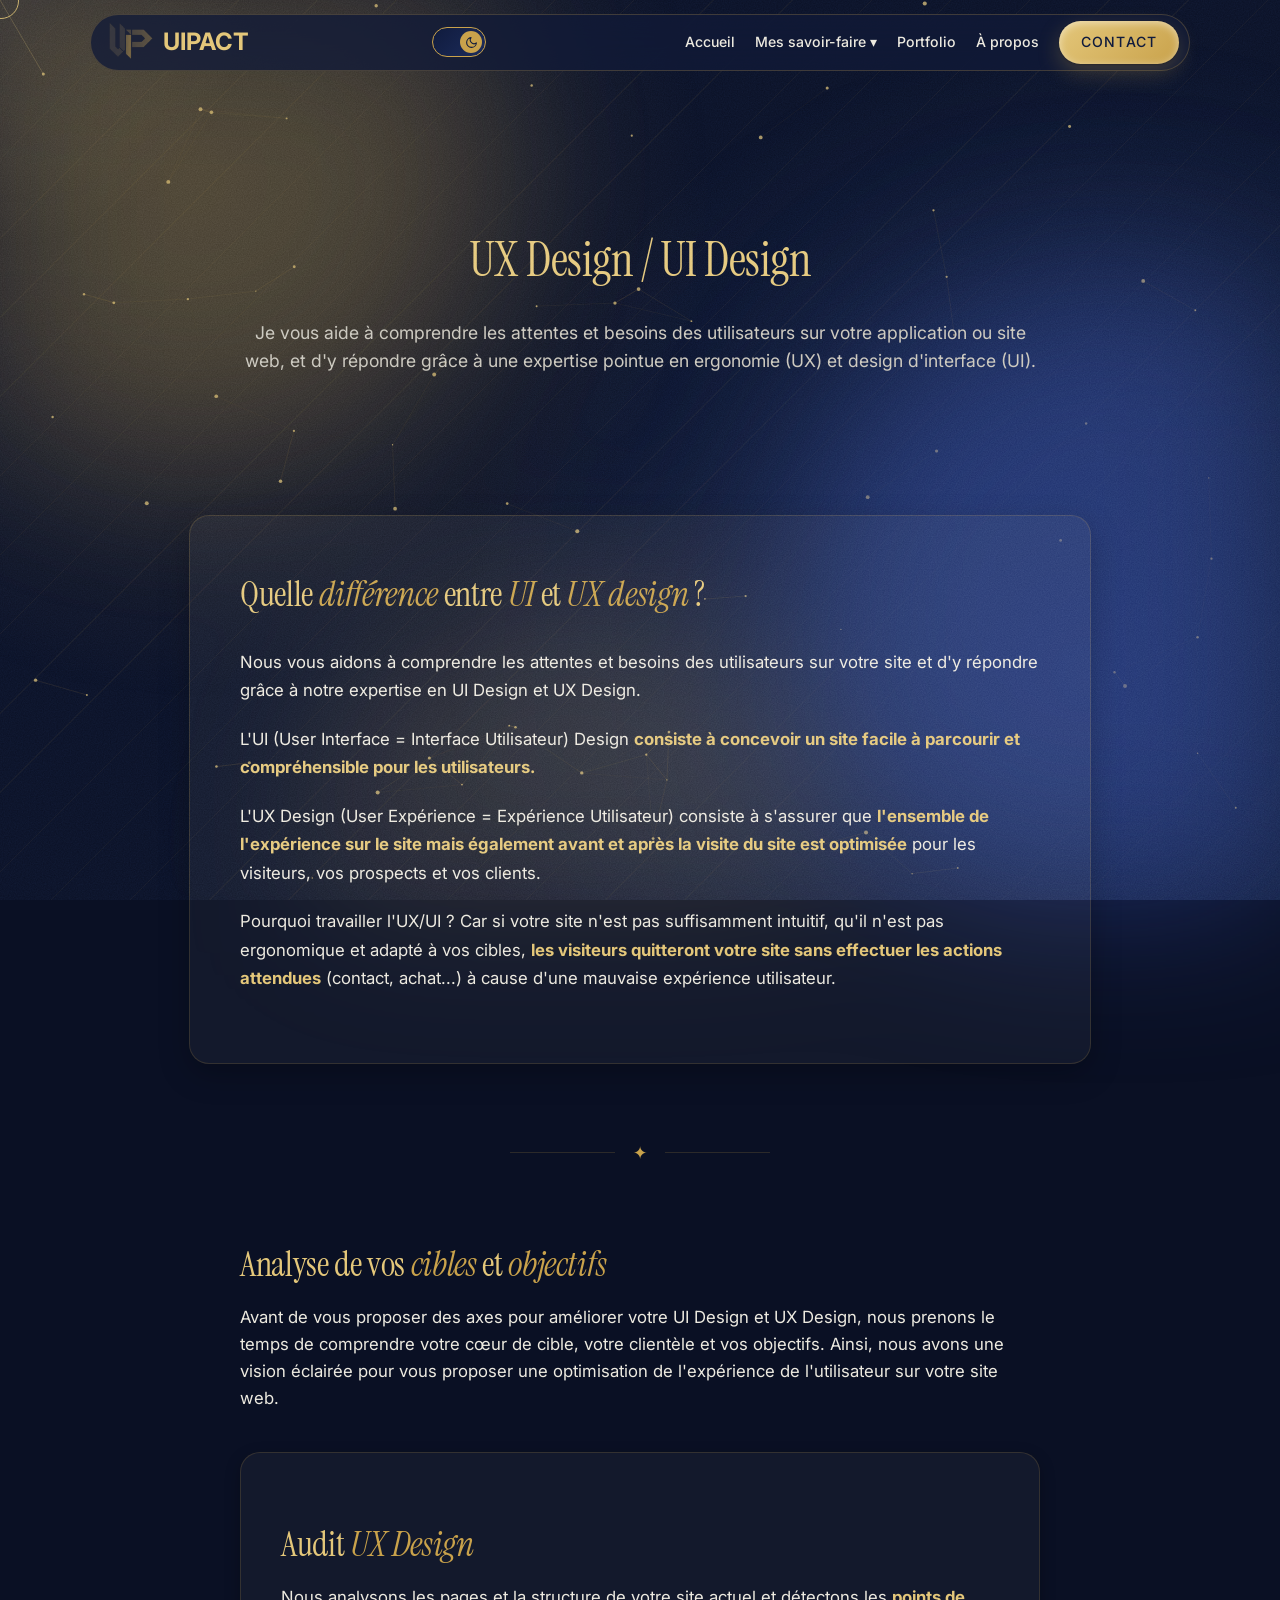
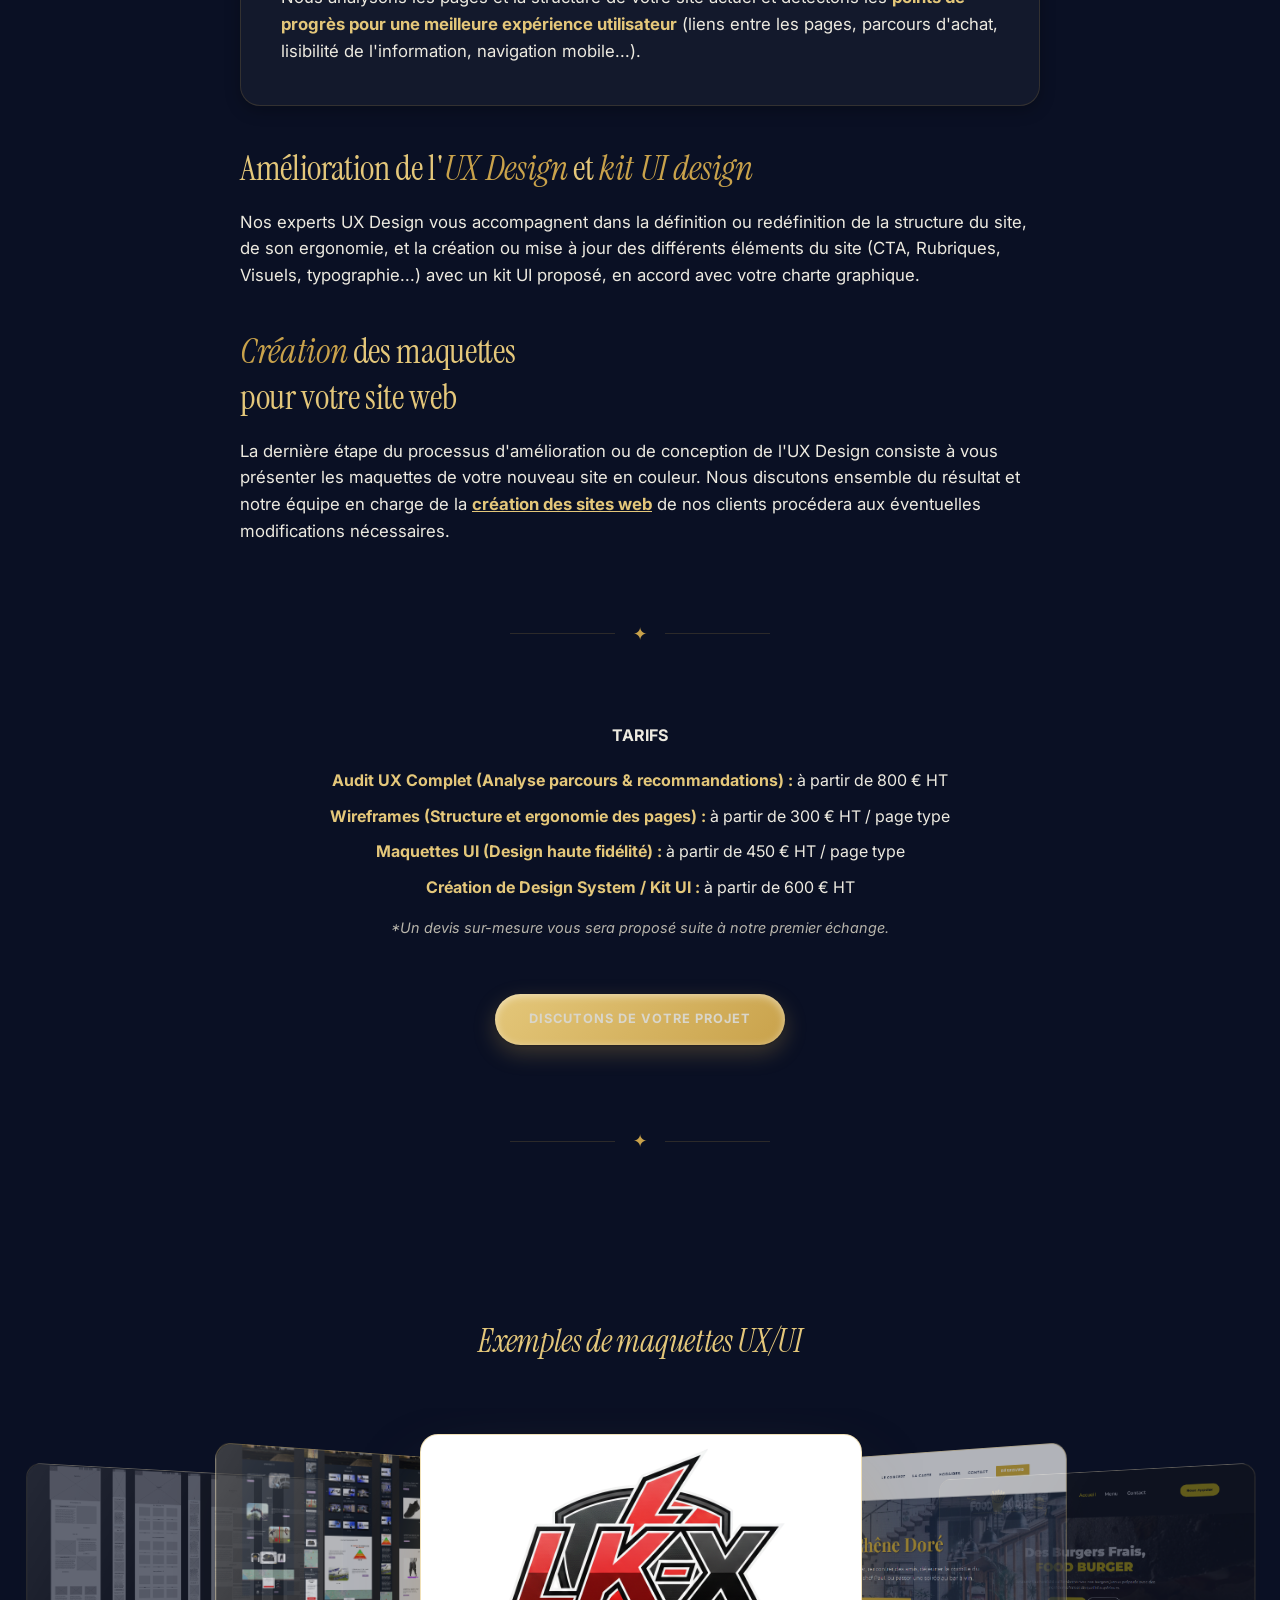
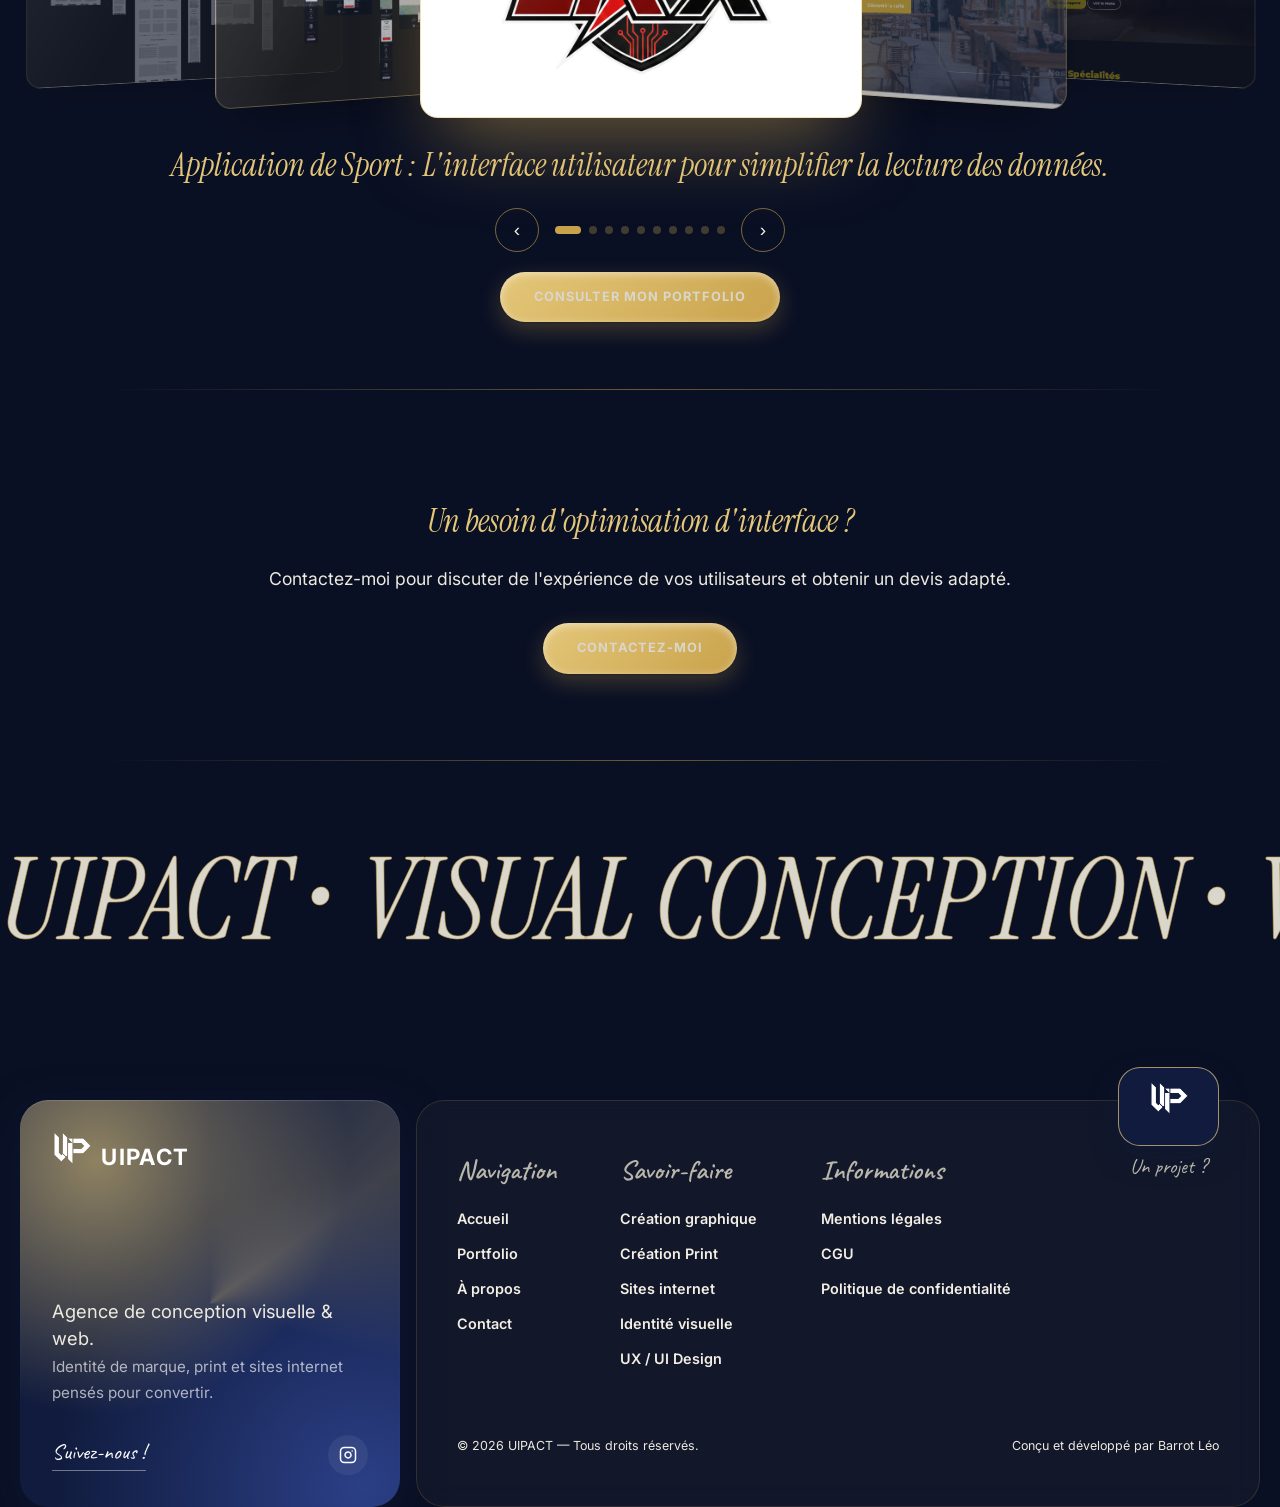
<file: ux-ui.html>
<!DOCTYPE html>
<html lang="fr">
<head>
    <meta charset="UTF-8">
    <meta name="viewport" content="width=device-width, initial-scale=1.0">
    <title>UX / UI Design - UIPACT</title>
    <link rel="icon" type="image/png" href="logo.png"> 
    <style>
        /* --- CSS : Variables et base --- */
        :root {
            --color-blue-dark: #223773;
            --color-cyan-vibrant: #11C5D9;
            --color-purple-dark: #9249A6; 
            --color-fuchsia-vibrant: #9249A6;
            
            --text-color: #333;
            --text-muted: #444;
            --bg-color: #fff;
            --bg-alt-color: #f4f7f6;
            --bg-header: #fff;
            --bg-box: #f8f9fa;
            --shadow-color: rgba(0,0,0,0.1);
            
            --font-family: 'Inter', sans-serif;
            --font-title: 'Georgia', serif; 
            --header-height: 80px; 
        }

        /* --- MODE SOMBRE --- */
        body.dark-mode {
            --text-color: #f0f0f0;
            --text-muted: #ccc;
            --bg-color: #121212;
            --bg-alt-color: #1e1e1e;
            --bg-header: #1a1a1a;
            --bg-box: #242424;
            --shadow-color: rgba(255,255,255,0.05);
        }

        body {
            font-family: var(--font-family);
            margin: 0;
            color: var(--text-color);
            background-color: var(--bg-color);
            scroll-behavior: smooth;
            line-height: 1.6;
            padding-top: var(--header-height); 
            transition: background-color 0.3s ease, color 0.3s ease;
        }

        .no-scroll { overflow: hidden; }

        /* --- En-tête / Navigation (Basé sur le modèle Print) --- */
        header {
            background-color: var(--bg-header);
            box-shadow: 0 2px 10px var(--shadow-color);
            position: fixed;
            width: 100%;
            height: var(--header-height);
            top: 0;
            left: 0;
            z-index: 1000;
            display: flex;
            align-items: center;
            transition: background-color 0.3s ease;
        }

        nav {
            display: flex;
            justify-content: space-between;
            align-items: center;
            max-width: 1200px;
            margin: 0 auto;
            padding: 0 20px;
            width: 100%;
            box-sizing: border-box;
        }

        .logo-container { display: flex; align-items: center; text-decoration: none; flex-shrink: 0;}
        .logo-container img { height: 40px; margin-right: 10px; }
        .brand-name {
            font-size: 1.5rem;
            font-weight: 700;
            background: linear-gradient(to right, var(--color-blue-dark), var(--color-purple-dark));
            -webkit-background-clip: text;
            -webkit-text-fill-color: transparent;
        }

        /* Menu Normal (Ordinateur) */
        .nav-links {
            list-style: none;
            display: flex;
            align-items: center;
            gap: 20px;
            margin: 0;
            padding: 0;
            transition: transform 0.3s ease-out, opacity 0.3s ease-out; 
        }

        .nav-links a {
            text-decoration: none;
            color: var(--text-color);
            font-weight: 500;
            transition: color 0.3s;
            display: block;
            padding: 10px 0;
        }

        .nav-links a:hover { color: var(--color-purple-dark); }

        /* Menu déroulant (Ordinateur) */
        .dropdown { position: relative; }
        .dropdown-content {
            display: none;
            position: absolute;
            top: 100%;
            left: 0;
            background-color: var(--bg-header);
            min-width: 260px;
            box-shadow: 0px 8px 16px 0px var(--shadow-color);
            z-index: 1001;
            border-radius: 0 0 8px 8px;
            overflow: hidden;
            border-top: 3px solid var(--color-cyan-vibrant);
        }
        .dropdown:hover .dropdown-content { display: block; }
        .dropdown-content a { padding: 15px 20px; display: block; border-bottom: 1px solid var(--bg-alt-color); }
        .dropdown-content a:hover { background-color: var(--bg-alt-color); color: var(--color-purple-dark); padding-left: 25px; }

        .cta-menu-button {
            display: inline-block;
            padding: 10px 20px !important;
            border-radius: 50px;
            background: linear-gradient(135deg, var(--color-cyan-vibrant), var(--color-fuchsia-vibrant));
            color: #fff !important;
            font-weight: 700;
            text-transform: uppercase;
            letter-spacing: 1px;
            font-size: 0.8rem;
            border: none;
            transition: transform 0.3s, box-shadow 0.3s !important;
        }
        .cta-menu-button:hover { transform: scale(1.05); box-shadow: 0 5px 15px rgba(217, 73, 207, 0.4); color: #fff !important; }

        /* --- Bouton BURGER --- */
        .burger-menu {
            display: none; 
            cursor: pointer;
            background: none;
            border: none;
            padding: 10px;
            z-index: 1100; 
        }

        .burger-menu span {
            display: block;
            width: 25px;
            height: 3px;
            margin-bottom: 5px;
            background-color: var(--color-blue-dark); 
            transition: all 0.3s ease-in-out;
        }
        .burger-menu span:last-child { margin-bottom: 0; }
        .burger-menu.active span:nth-child(1) { transform: rotate(-45deg) translate(-5px, 6px); }
        .burger-menu.active span:nth-child(2) { opacity: 0; }
        .burger-menu.active span:nth-child(3) { transform: rotate(45deg) translate(-5px, -6px); }

        /* --- Corps de page (Contenu UX/UI) --- */
        .page-header {
            padding: 110px 20px 80px;
            text-align: center;
            position: relative;
            overflow: hidden;
            background-color: var(--bg-color);
            background-image:
                radial-gradient(circle at 15% 20%, rgba(201, 162, 75, 0.10), transparent 40%),
                radial-gradient(circle at 85% 80%, rgba(16, 27, 61, 0.06), transparent 45%),
                repeating-linear-gradient(135deg, rgba(16, 27, 61, 0.035) 0px, rgba(16, 27, 61, 0.035) 1px, transparent 1px, transparent 56px);
        }
        html[data-theme="dark"] .page-header {
            background-color: var(--footer-bg, #0B1330);
            background-image:
                radial-gradient(circle at 15% 20%, rgba(201, 162, 75, 0.12), transparent 40%),
                radial-gradient(circle at 85% 80%, rgba(255, 255, 255, 0.04), transparent 45%),
                repeating-linear-gradient(135deg, rgba(255, 255, 255, 0.02) 0px, rgba(255, 255, 255, 0.02) 1px, transparent 1px, transparent 56px);
        }
        .page-title {
            font-size: 3rem; color: var(--color-blue-dark); margin-bottom: 20px;
            font-weight: 800; position: relative; z-index: 2;
        }
        html[data-theme="dark"] .page-title { color: var(--color-gold, #C9A24B); }
        .page-intro {
            max-width: 800px; margin: 0 auto; font-size: 1.1rem; color: var(--text-muted);
            position: relative; z-index: 2;
        }
        html[data-theme="dark"] .page-intro { color: rgba(255, 255, 255, 0.75); }
        
        .ux-ui-diff-box {
            max-width: 800px; margin: 60px auto 80px auto; background-color: var(--bg-box);
            border-radius: 20px; padding: 50px; box-shadow: 0 10px 30px rgba(0,0,0,0.05);
            text-align: left; transition: background-color 0.3s ease;
        }
        html[data-theme="dark"] .ux-ui-diff-box {
            background-color: rgba(255, 255, 255, 0.04);
            border: 1px solid rgba(201, 162, 75, 0.18);
            box-shadow: 0 10px 30px rgba(0, 0, 0, 0.25);
        }
        .box-title { font-size: 2.2rem; color: var(--color-blue-dark); margin-top: 0; margin-bottom: 25px; font-weight: 800; }
        .box-title span { font-family: var(--font-title); color: var(--color-purple-dark); font-style: italic; font-weight: normal; }
        .ux-ui-diff-box p { color: var(--text-muted); margin-bottom: 20px; font-size: 1.05rem; line-height: 1.7; }
        .ux-ui-diff-box strong { color: var(--text-color); }

        .process-container { max-width: 800px; margin: 0 auto 80px auto; padding: 0 20px; text-align: left; }
        .process-title { font-size: 2.2rem; color: var(--color-blue-dark); margin-bottom: 15px; font-weight: 800; line-height: 1.3; }
        .process-title span { font-family: var(--font-title); color: var(--color-purple-dark); font-style: italic; font-weight: normal; }
        .process-text { color: var(--text-muted); font-size: 1.05rem; line-height: 1.6; margin-bottom: 40px; }
        .process-text strong { color: var(--text-color); }

        .process-box { background-color: var(--bg-box); border-radius: 20px; padding: 40px; margin-bottom: 40px; box-shadow: 0 5px 15px rgba(0,0,0,0.05); text-align: left; transition: background-color 0.3s ease; }
        html[data-theme="dark"] .process-box {
            background-color: rgba(255, 255, 255, 0.04);
            border: 1px solid rgba(201, 162, 75, 0.18);
            box-shadow: 0 5px 15px rgba(0, 0, 0, 0.25);
        }
        .process-link { color: var(--color-blue-dark); font-weight: bold; text-decoration: underline; transition: color 0.3s; }
        .process-link:hover { color: var(--color-cyan-vibrant); }
        body.dark-mode .process-link { color: var(--color-cyan-vibrant); }

        /* --- SÉPARATEUR DE SECTION (ligne + diamant doré) --- */
        .section-divider {
            display: flex;
            align-items: center;
            justify-content: center;
            gap: 18px;
            max-width: 260px;
            margin: 0 auto 80px;
        }
        .section-divider::before,
        .section-divider::after {
            content: '';
            flex: 1;
            height: 1px;
            background: var(--border-color, rgba(16, 27, 61, 0.12));
        }
        .section-divider span {
            color: var(--color-gold);
            font-size: 1.1rem;
            line-height: 1;
        }

        .tarifs-section { max-width: 800px; margin: 0 auto 80px auto; text-align: center; padding: 0 20px; }
        .separator { width: 50px; height: 1px; background-color: #ccc; margin: 40px auto; }
        .tarifs-title { font-weight: bold; margin-bottom: 20px; }
        .tarif-item { margin-bottom: 10px; color: var(--text-muted); }
        .tarif-item strong { color: var(--text-color); }
        .tarif-disclaimer { font-size: 0.9rem; font-style: italic; color: #777; margin-top: 15px; margin-bottom: 30px; display: block; }

        .btn-black {
            display: inline-block; padding: 15px 40px; background-color: var(--color-gold, #C9A24B);
            color: var(--color-navy, #101B3D) !important;
            text-decoration: none; font-weight: 700; border-radius: 5px;
            transition: background-color 0.3s, transform 0.3s, box-shadow 0.3s;
        }
        .btn-black:hover { background-color: var(--color-gold-light, #dab868); color: var(--color-navy, #101B3D) !important; transform: translateY(-2px); box-shadow: 0 5px 15px rgba(201,162,75,0.35); }

        .portfolio-preview { text-align: center; padding: 60px 20px; background-color: var(--bg-alt-color); transition: background-color 0.3s ease; }
        .portfolio-preview h2 { font-family: var(--font-title); font-size: 2rem; color: var(--color-blue-dark); margin-bottom: 40px; font-style: italic; }
        
        .carousel-container { position: relative; max-width: 600px; margin: 0 auto 10px; display: flex; align-items: center; justify-content: center; }
        .carousel-track-wrapper { width: 100%; overflow: hidden; border-radius: 8px; }
        .carousel-track { display: flex; transition: transform 0.4s ease-in-out; margin: 0; padding: 0; list-style: none; }
        .carousel-slide { min-width: 100%; box-sizing: border-box; }
        .carousel-image { width: 100%; height: 400px; display: flex; justify-content: center; align-items: center; color: #fff; font-size: 1.2rem; font-weight: bold; box-shadow: 0 4px 15px rgba(0,0,0,0.1); }
        .carousel-caption { font-size: 0.9rem; color: var(--text-muted); margin-top: 15px; margin-bottom: 30px; padding: 0 40px; }
        .carousel-caption strong { color: var(--text-color); }

        .carousel-btn { background: none; border: none; font-size: 2.5rem; color: var(--text-color); cursor: pointer; position: absolute; top: 40%; transform: translateY(-50%); z-index: 10; transition: color 0.3s; }
        .carousel-btn:hover { color: var(--color-purple-dark); }
        .carousel-btn.prev { left: -60px; }
        .carousel-btn.next { right: -60px; }

        .carousel-dots { display: flex; justify-content: center; gap: 8px; margin-bottom: 40px; }
        .dot { width: 10px; height: 10px; background-color: #ccc; border-radius: 50%; cursor: pointer; transition: background-color 0.3s; }
        .dot.active { background-color: var(--color-blue-dark); }
        .dot:hover { background-color: var(--color-purple-dark); }
        html[data-theme="dark"] .dot.active { background-color: var(--color-gold); }

        #scrollTopBtn {
            display: none; position: fixed; bottom: 20px; right: 20px; z-index: 1099; 
            font-size: 24px; font-weight: bold; border: none; outline: none;
            background: linear-gradient(135deg, var(--color-cyan-vibrant), var(--color-fuchsia-vibrant));
            color: white; cursor: pointer; width: 50px; height: 50px; border-radius: 50%;
            box-shadow: 0 4px 10px rgba(0,0,0,0.2); transition: transform 0.3s ease;
        }
        #scrollTopBtn:hover { transform: scale(1.1); background: var(--color-blue-dark); }

        .cta-final { background-color: var(--footer-bg, #0B1330); color: #fff; text-align: center; padding: 80px 20px; }
        .cta-final h2 { font-family: var(--font-title); font-size: 2rem; color: var(--color-fuchsia-vibrant); margin-bottom: 15px; font-style: italic; }
        .cta-final p { margin-bottom: 30px; font-size: 1.1rem; }
        /* --- FOOTER & RÉSEAUX SOCIAUX --- */
        footer { background-color: #111; color: #ccc; text-align: center; padding: 40px 20px; }
        footer img { height: 30px; margin-bottom: 15px; }
        footer p { margin: 10px 0; }
        footer a { color: var(--color-fuchsia-vibrant); text-decoration: none; transition: color 0.3s;}
        footer a:hover { color: var(--color-cyan-vibrant); }
        .footer-links { margin-top: 15px; font-size: 0.9rem; display: flex; justify-content: center; gap: 20px; flex-wrap: wrap;}

        /* Styles spécifiques pour Instagram */
        .social-links {
            display: flex;
            justify-content: center;
            margin-bottom: 20px;
        }
        
        .social-links a {
            display: flex;
            align-items: center;
            justify-content: center;
            width: 45px;
            height: 45px;
            border-radius: 50%;
            background-color: #222; /* Fond gris foncé */
            color: #fff; /* Icône blanche */
            transition: all 0.3s ease;
        }
        
        .social-links a:hover {
            /* Le même dégradé que tes boutons pour rester cohérent ! */
            background: linear-gradient(135deg, var(--color-cyan-vibrant), var(--color-fuchsia-vibrant));
            color: #fff;
            transform: translateY(-3px); /* Petit effet de soulèvement */
            box-shadow: 0 4px 10px rgba(0,0,0,0.3);
        }
        
        .social-links svg {
            width: 22px;
            height: 22px;
        }


        /* --- RESPONSIVE MOBILE --- */
        @media (max-width: 900px) {
            .process-box { padding: 30px 20px; text-align: center; }
            .process-title { text-align: center; }
            .process-text { text-align: left; }
        }

        @media (max-width: 768px) {
            .carousel-btn.prev { left: 10px; color: #fff; text-shadow: 0 0 5px rgba(0,0,0,0.5); }
            .carousel-btn.next { right: 10px; color: #fff; text-shadow: 0 0 5px rgba(0,0,0,0.5); }
            
            .ux-ui-diff-box { padding: 30px 20px;}
            .box-title, .process-title { font-size: 1.8rem; }

            /* --- INTÉGRATION DU CSS MOBILE DE LA PAGE PRINT --- */
            .burger-menu { display: block; }

            .nav-links {
                position: absolute;
                top: var(--header-height);
                right: 0;
                height: calc(100vh - var(--header-height)); 
                width: 100%; 
                background-color: var(--bg-header);
                flex-direction: column; 
                justify-content: flex-start;
                gap: 0; 
                transform: translateY(-110%); 
                opacity: 0;
                z-index: 1050;
                box-shadow: 0 10px 15px var(--shadow-color);
            }

            .nav-links.nav-active {
                transform: translateY(0%);
                opacity: 1;
            }

            .nav-links li {
                width: 100%;
                text-align: center;
                border-bottom: 1px solid var(--bg-alt-color);
            }
            .nav-links li:last-child { border-bottom: none; }

            .nav-links a {
                padding: 20px;
                font-size: 1.1rem;
            }

            .dropdown-content {
                display: none;
                position: static; 
                box-shadow: none;
                border: none;
                background-color: var(--bg-alt-color); 
                min-width: 100%;
            }
            
            .dropdown-content.mobile-open {
                display: block;
            }

            .dropdown-content a { padding: 15px 20px; border-bottom: 1px solid var(--bg-header); }
            
            .dropdown:hover .dropdown-content { display: none; }
            .dropdown:hover .dropdown-content.mobile-open { display: block; } 

            .dropdown > a { font-weight: 700; color: var(--color-blue-dark); }  

            .cta-menu-button { 
                margin: 20px auto; 
                width: calc(100% - 40px); 
                display: block; 
                box-sizing: border-box;
            }
        }
        
    </style>
    <link rel="stylesheet" href="theme.css">
    <script src="config.js"></script>
    <script src="cms.js"></script>
    <script src="theme.js"></script>
</head>
<body id="body">

    <header>
        <nav>
            <a href="index.html" class="logo-container">
                <img src="logo.png" alt="UIPACT Logo">
                <span class="brand-name">UIPACT</span>
            </a>

            <button class="theme-toggle" id="themeToggle" aria-label="Basculer entre le mode clair et le mode sombre" title="Mode clair / sombre">
                <span class="toggle-thumb">
                    <svg class="icon-sun" viewBox="0 0 24 24" fill="none" stroke="currentColor" stroke-width="2" stroke-linecap="round" stroke-linejoin="round"><circle cx="12" cy="12" r="4"></circle><path d="M12 2v2M12 20v2M4.9 4.9l1.4 1.4M17.7 17.7l1.4 1.4M2 12h2M20 12h2M4.9 19.1l1.4-1.4M17.7 6.3l1.4-1.4"></path></svg>
                    <svg class="icon-moon" viewBox="0 0 24 24" fill="none" stroke="currentColor" stroke-width="2" stroke-linecap="round" stroke-linejoin="round"><path d="M21 12.8A9 9 0 1 1 11.2 3 7 7 0 0 0 21 12.8Z"></path></svg>
                </span>
            </button>
            <button class="burger-menu" id="burgerToggle">
                <span></span><span></span><span></span>
            </button>

            <ul class="nav-links">
                <li><a href="index.html#hero">Accueil</a></li>
                <li class="dropdown">
                    <a href="#" class="dropdown-toggle">Mes savoir-faire ▾</a>
                    <div class="dropdown-content">
                        <a href="creation-graphique.html">Création graphique & Webdesign</a>
                        <a href="creation-print.html">Création Print</a>
                        <a href="sites-web.html">Sites Web</a>
                        <a href="identite-visuelle.html">Logo, identité visuelle</a>
                        <a href="ux-ui.html">UX Design / UI Design</a>
                    </div>
                </li>
                <li><a href="portfolio.html">Portfolio</a></li>
                <li><a href="a-propos.html">À propos</a></li>
                <li><a href="contact.html" class="cta-menu-button">Contact</a></li>
            </ul>
        </nav>
    </header>

    <div class="page-header">
        <h1 class="page-title">UX Design / UI Design</h1>
        <p class="page-intro">Je vous aide à comprendre les attentes et besoins des utilisateurs sur votre application ou site web, et d'y répondre grâce à une expertise pointue en ergonomie (UX) et design d'interface (UI).</p>
    </div>

    <section class="ux-ui-diff-box">
        <h2 class="box-title">Quelle <span>différence</span> entre <span>UI</span> et <span>UX design</span> ?</h2>
        <p>Nous vous aidons à comprendre les attentes et besoins des utilisateurs sur votre site et d'y répondre grâce à notre expertise en UI Design et UX Design.</p>
        <p>L'UI (User Interface = Interface Utilisateur) Design <strong>consiste à concevoir un site facile à parcourir et compréhensible pour les utilisateurs.</strong></p>
        <p>L'UX Design (User Expérience = Expérience Utilisateur) consiste à s'assurer que <strong>l'ensemble de l'expérience sur le site mais également avant et après la visite du site est optimisée</strong> pour les visiteurs, vos prospects et vos clients.</p>
        <p>Pourquoi travailler l'UX/UI ? Car si votre site n'est pas suffisamment intuitif, qu'il n'est pas ergonomique et adapté à vos cibles, <strong>les visiteurs quitteront votre site sans effectuer les actions attendues</strong> (contact, achat...) à cause d'une mauvaise expérience utilisateur.</p>
    </section>

    <div class="section-divider"><span>✦</span></div>

    <section class="process-container">
        <h2 class="process-title">Analyse de vos <span>cibles</span> et <span>objectifs</span></h2>
        <p class="process-text">Avant de vous proposer des axes pour améliorer votre UI Design et UX Design, nous prenons le temps de comprendre votre cœur de cible, votre clientèle et vos objectifs. Ainsi, nous avons une vision éclairée pour vous proposer une optimisation de l'expérience de l'utilisateur sur votre site web.</p>

        <div class="process-box">
            <h2 class="process-title">Audit <span>UX Design</span></h2>
            <p class="process-text" style="margin-bottom: 0;">Nous analysons les pages et la structure de votre site actuel et détectons les <strong>points de progrès pour une meilleure expérience utilisateur</strong> (liens entre les pages, parcours d'achat, lisibilité de l'information, navigation mobile...).</p>
        </div>

        <h2 class="process-title">Amélioration de l'<span>UX Design</span> et <span>kit UI design</span></h2>
        <p class="process-text">Nos experts UX Design vous accompagnent dans la définition ou redéfinition de la structure du site, de son ergonomie, et la création ou mise à jour des différents éléments du site (CTA, Rubriques, Visuels, typographie...) avec un kit UI proposé, en accord avec votre charte graphique.</p>

        <div style="margin-bottom: 40px;">
            <h2 class="process-title"><span>Création</span> des maquettes<br>pour votre site web</h2>
            <p class="process-text" style="margin-bottom: 0;">La dernière étape du processus d'amélioration ou de conception de l'UX Design consiste à vous présenter les maquettes de votre nouveau site en couleur. Nous discutons ensemble du résultat et notre équipe en charge de la <a href="sites-web.html" class="process-link">création des sites web</a> de nos clients procédera aux éventuelles modifications nécessaires.</p>
        </div>
    </section>

    <div class="section-divider"><span>✦</span></div>

    <section class="tarifs-section">
        <div class="tarifs-title">TARIFS</div>
        <div class="tarif-item"><strong>Audit UX Complet (Analyse parcours & recommandations) :</strong> à partir de 800 € HT</div>
        <div class="tarif-item"><strong>Wireframes (Structure et ergonomie des pages) :</strong> à partir de 300 € HT / page type</div>
        <div class="tarif-item"><strong>Maquettes UI (Design haute fidélité) :</strong> à partir de 450 € HT / page type</div>
        <div class="tarif-item"><strong>Création de Design System / Kit UI :</strong> à partir de 600 € HT</div>
        <span class="tarif-disclaimer">*Un devis sur-mesure vous sera proposé suite à notre premier échange.</span>
        <br>
        <a href="contact.html" class="btn-black">Discutons de votre projet</a>
    </section>

    <div class="section-divider"><span>✦</span></div>

    <section class="portfolio-preview">
        <h2>Exemples de maquettes UX/UI</h2>
        
        <div class="carousel-container">
            <button class="carousel-btn prev" onclick="moveSlide(-1)">&#10094;</button>
            <div class="carousel-track-wrapper">
                <ul class="carousel-track" id="track">
                    <li class="carousel-slide">
                        <div class="carousel-image" style="background-image: url('img/sport.png'); background-size: cover; background-position: center; background-repeat: no-repeat;"></div>
                        <div class="carousel-caption">
                            <strong>Application de Sport :</strong> L'interface utilisateur pour simplifier la lecture des données.
                        </div>
                    </li>
                    <li class="carousel-slide">
                        <div class="carousel-image" style="background-image: url('img/cheneweb.png'); background-size: cover; background-position: center; background-repeat: no-repeat;"></div>
                        <div class="carousel-caption">
                            <strong>Design Web :</strong> Design Web du site Le Chêne Doré.
                        </div>
                    </li>
                    <li class="carousel-slide">
                        <div class="carousel-image" style="background-image: url('img/foodweb.png'); background-size: cover; background-position: center; background-repeat: no-repeat;"></div>
                        <div class="carousel-caption">
                            <strong>Design Web Ergonomique :</strong> Identification des points de blocage sur le site one page d'un fast food.
                        </div>
                    </li>
                    <li class="carousel-slide">
                        <div class="carousel-image" style="background-image: url('img/alpharun2.png'); background-size: cover; background-position: center; background-repeat: no-repeat;"></div>
                        <div class="carousel-caption">
                            <strong>UI/UX :</strong> Wireframe FIGMA Alpharun.
                        </div>
                    </li>
                    <li class="carousel-slide">
                        <div class="carousel-image" style="background-image: url('img/alpharun.png'); background-size: cover; background-position: center; background-repeat: no-repeat;"></div>
                        <div class="carousel-caption">
                            <strong>UI/UX :</strong> Mockup / Maquette UI FIGMA Alpharun.
                        </div>
                    </li>
                </ul>
            </div>
            <button class="carousel-btn next" onclick="moveSlide(1)">&#10095;</button>
        </div>

        <div class="carousel-dots">
            <div class="dot active" onclick="currentSlide(0)"></div>
            <div class="dot" onclick="currentSlide(1)"></div>
            <div class="dot" onclick="currentSlide(2)"></div>
            <div class="dot" onclick="currentSlide(3)"></div>
            <div class="dot" onclick="currentSlide(4)"></div>
        </div>
        
        <a href="portfolio.html" class="btn-black">Consulter mon portfolio</a>
    </section>

    <section class="cta-final">
        <h2>Un besoin d'optimisation d'interface ?</h2>
        <p>Contactez-moi pour discuter de l'expérience de vos utilisateurs et obtenir un devis adapté.</p>
        <a href="contact.html" class="btn-black">Contactez-moi</a>
    </section>

    <footer class="site-footer">
        <div class="footer-inner">
            <div class="footer-brand-block">
                <img src="logo.png" alt="UIPACT Logo">
                <span class="footer-brand-name">UIPACT</span>
                <p class="footer-tagline">Agence de conception visuelle & web. Identité de marque, print et sites internet pensés pour convertir.</p>
                <div class="social-links">
                    <a href="https://www.instagram.com/uipact/" target="_blank" rel="noopener noreferrer" title="Suivez UIPACT sur Instagram">
                        <svg xmlns="http://www.w3.org/2000/svg" viewBox="0 0 24 24" fill="none" stroke="currentColor" stroke-width="2" stroke-linecap="round" stroke-linejoin="round">
                            <rect x="2" y="2" width="20" height="20" rx="5" ry="5"></rect>
                            <path d="M16 11.37A4 4 0 1 1 12.63 8 4 4 0 0 1 16 11.37z"></path>
                            <line x1="17.5" y1="6.5" x2="17.51" y2="6.5"></line>
                        </svg>
                    </a>
                </div>
            </div>

            <div class="footer-col">
                <h4>Navigation</h4>
                <a href="index.html">Accueil</a>
                <a href="portfolio.html">Portfolio</a>
                <a href="a-propos.html">À propos</a>
                <a href="contact.html">Contact</a>
            </div>

            <div class="footer-col">
                <h4>Savoir-faire</h4>
                <a href="creation-graphique.html">Création graphique</a>
                <a href="creation-print.html">Création Print</a>
                <a href="sites-web.html">Sites internet</a>
                <a href="identite-visuelle.html">Identité visuelle</a>
                <a href="ux-ui.html">UX / UI Design</a>
            </div>

            <div class="footer-col">
                <h4>Informations</h4>
                <a href="mentions-legales.html">Mentions légales</a>
                <a href="cgu.html">CGU</a>
                <a href="politique-confidentialite.html">Politique de confidentialité</a>
            </div>
        </div>

        <div class="footer-bottom">
            <p>&copy; 2026 UIPACT &mdash; Tous droits réservés.</p>
            <p class="footer-signature">Conçu et développé par Barrot Léo</p>
        </div>
    </footer>

    <button id="scrollTopBtn" title="Retour en haut">↑</button>

    <script>
        // --- SCRIPT CARROUSEL (Conservé de la page UX/UI) ---
        let slideIndex = 0;
        const slides = document.querySelectorAll('.carousel-slide');
        const dots = document.querySelectorAll('.dot');
        const track = document.getElementById('track');

        function updateCarousel() {
            track.style.transform = `translateX(-${slideIndex * 100}%)`;
            dots.forEach(dot => dot.classList.remove('active'));
            dots[slideIndex].classList.add('active');
        }

        function moveSlide(step) {
            slideIndex += step;
            if (slideIndex >= slides.length) slideIndex = 0;
            if (slideIndex < 0) slideIndex = slides.length - 1;
            updateCarousel();
        }

        function currentSlide(index) {
            slideIndex = index;
            updateCarousel();
        }

        // --- SCRIPT MENU MOBILE (Basé sur la page Print) ---
        const burger = document.getElementById('burgerToggle');
        const nav = document.querySelector('.nav-links');
        const body = document.getElementById('body');
        
        const navLinksArr = document.querySelectorAll('.nav-links li a:not(.dropdown-toggle)');
        const dropToggleBtn = document.querySelector('.dropdown-toggle');
        const dropContent = document.querySelector('.dropdown-content');

        function toggleMenu() {
            burger.classList.toggle('active'); 
            nav.classList.toggle('nav-active'); 
            body.classList.toggle('no-scroll'); 
        }
        
        burger.addEventListener('click', toggleMenu);

        navLinksArr.forEach(link => {
            link.addEventListener('click', () => {
                if (nav.classList.contains('nav-active')) {
                    toggleMenu();
                }
            });
        });

        dropToggleBtn.addEventListener('click', function(event) {
            if (window.innerWidth <= 768) {
                event.preventDefault(); 
                dropContent.classList.toggle('mobile-open'); 
            }
        });

        // --- SCRIPT BOUTON RETOUR HAUT ---
        const scrollTopBtn = document.getElementById("scrollTopBtn");

        window.addEventListener('scroll', function() {
            if (document.body.scrollTop > 300 || document.documentElement.scrollTop > 300) {
                scrollTopBtn.style.display = "block";
            } else {
                scrollTopBtn.style.display = "none";
            }
        });

        scrollTopBtn.addEventListener("click", function() {
            window.scrollTo({
                top: 0,
                behavior: "smooth"
            });
        });
    </script>
</body>
</html>
</file>
<file: theme.css>
:root{ --c-gold:#C9A24B; --c-gold-rgb:201,162,75; --c-gold2:#E4C77A; --c-gold2-rgb:228,199,122; --c-navy:#101B3D; --c-navy2:#1C2C5C; --c-bg:#0A1024; }
/* ========== UIPACT — Feuille de style commune ========== */

:root {
    /* --- Charte graphique : Navy & Or --- */
    --color-blue-dark: var(--c-navy);
    --color-cyan-vibrant: var(--c-navy);
    --color-purple-dark: var(--c-gold);
    --color-fuchsia-vibrant: var(--c-gold);

    --color-navy: var(--c-navy);
    --color-navy-light: var(--c-navy2);
    --color-gold: var(--c-gold);
    --color-gold-light: var(--c-gold2);

    --bg-color: #FAF7F1;
    --bg-alt-color: #F1EAD9;
    --card-bg: #FFFFFF;
    --header-bg: #FFFFFF;
    --footer-bg: #0B1330;
    --border-color: rgba(16, 27, 61, 0.08);

    --transition-theme: background-color .35s ease, color .35s ease, border-color .35s ease;
}

/* --- Mode sombre --- */
html[data-theme="dark"] {
    --bg-color: var(--c-bg);
    --bg-alt-color: #131F42;
    --card-bg: #16204A;
    --header-bg: #0B1330;
    --footer-bg: #070C1E;
    --text-color: #EDEAE0;
    --border-color: rgba(201, 162, 75, 0.18);
}

html[data-theme="dark"] body { color: var(--text-color); }

html[data-theme="dark"] header {
    background-color: var(--header-bg);
    box-shadow: 0 2px 14px rgba(0,0,0,0.45);
}
html[data-theme="dark"] .nav-links a { color: var(--text-color); }
html[data-theme="dark"] .dropdown-content {
    background-color: var(--card-bg);
    border-top-color: var(--color-gold);
    box-shadow: 0 10px 25px rgba(0,0,0,0.4);
}
html[data-theme="dark"] .dropdown-content a { border-bottom-color: rgba(255,255,255,0.06); color: var(--text-color); }
html[data-theme="dark"] .dropdown-content a:hover { background-color: var(--bg-alt-color); }
@media (max-width: 768px) {
    html[data-theme="dark"] .nav-links { background-color: var(--header-bg); }
    html[data-theme="dark"] .nav-links li { border-bottom-color: rgba(255,255,255,0.06); }
}

html[data-theme="dark"] .hero {
    background-color: var(--bg-color);
    background-image:
        radial-gradient(circle at 15% 20%, rgba(201, 162, 75, 0.14), transparent 40%),
        radial-gradient(circle at 85% 80%, rgba(201, 162, 75, 0.07), transparent 45%),
        repeating-linear-gradient(135deg, rgba(201, 162, 75, 0.05) 0px, rgba(201, 162, 75, 0.05) 1px, transparent 1px, transparent 56px);
}
html[data-theme="dark"] .hero-title { -webkit-text-fill-color: initial; background: none; color: var(--color-gold-light); }
html[data-theme="dark"] .hero-subtitle { color: #B9B6AC; }
html[data-theme="dark"] .ticker-wrap { background-color: var(--card-bg); border-bottom-color: rgba(255,255,255,0.06); }
html[data-theme="dark"] .ticker-item { color: var(--color-gold-light); }
html[data-theme="dark"] .ticker-item span { color: var(--color-gold); }
html[data-theme="dark"] .section-title { -webkit-text-fill-color: initial; background: none; color: var(--color-gold-light); }
html[data-theme="dark"] .brand-name { -webkit-text-fill-color: initial; background: none; color: var(--color-gold-light); }
html[data-theme="dark"] .service-title { color: var(--color-gold-light); }
html[data-theme="dark"] .burger-menu span { background-color: var(--color-gold); }
html[data-theme="dark"] #scrollTopBtn:hover { background: var(--color-navy-light); }

/* Halos de survol */
.cta-menu-button:hover,
.cta-button:hover,
.popup-btn:hover,
.btn-black:hover,
.btn-portfolio:hover,
#scrollTopBtn:hover {
    box-shadow: 0 5px 15px rgba(201, 162, 75, 0.45) !important;
}

/* --- Mode sombre (body.dark-mode) --- */
body.dark-mode {
    --text-color: #EDEAE0 !important;
    --text-muted: #B9B6AC !important;
    --bg-color: var(--c-bg) !important;
    --bg-alt-color: #131F42 !important;
    --bg-header: #0B1330 !important;
    --bg-box: #16204A !important;
    --shadow-color: rgba(0,0,0,0.35) !important;
}
body.dark-mode .process-link { color: var(--color-gold-light) !important; }

/* --- Boutons de filtre (portfolio) en mode sombre --- */
html[data-theme="dark"] .filter-btn {
    border-color: var(--color-gold);
    color: var(--color-gold-light);
}
html[data-theme="dark"] .filter-btn.active,
html[data-theme="dark"] .filter-btn:hover {
    background-color: var(--color-gold);
    color: var(--color-navy);
}
html[data-theme="dark"] .project-card,
html[data-theme="dark"] .project-image { background-color: var(--card-bg); }

/* --- Popup Instagram --- */
html[data-theme="dark"] .popup-content h3,
html[data-theme="dark"] .popup-content p { color: var(--text-color); }
.popup-content h3 { color: var(--color-navy); }

/* --- Formulaire de contact en mode sombre --- */
html[data-theme="dark"] .form-input,
html[data-theme="dark"] .form-select,
html[data-theme="dark"] .form-textarea,
html[data-theme="dark"] .phone-wrapper {
    background-color: var(--card-bg) !important;
    color: var(--text-color) !important;
    border-color: rgba(255,255,255,0.15) !important;
}
html[data-theme="dark"] .flag-sim { background-color: var(--bg-alt-color) !important; border-color: rgba(255,255,255,0.1) !important; }
html[data-theme="dark"] .form-select option { background-color: var(--card-bg); color: var(--text-color); }
html[data-theme="dark"] .valider-btn { background-color: var(--color-gold); color: var(--color-navy); }
html[data-theme="dark"] .valider-btn:hover { background-color: var(--color-gold-light); }

/* --- Tarifs (grilles de prix des pages service) --- */
html[data-theme="dark"] .tarif-item,
html[data-theme="dark"] .tarifs-title { color: var(--text-color); }
html[data-theme="dark"] .tarif-disclaimer { color: #9C9A92; }

/* --- Textes gris codés en dur (illisibles en mode sombre) --- */
html[data-theme="dark"] .service-list,
html[data-theme="dark"] .service-text,
html[data-theme="dark"] .page-intro,
html[data-theme="dark"] .carousel-caption,
html[data-theme="dark"] .hero-subtitle,
html[data-theme="dark"] .portfolio-item-tag,
html[data-theme="dark"] .service-description {
    color: #C9C6BC;
}
html[data-theme="dark"] .market-card {
    background: var(--card-bg);
    color: var(--text-color);
}
html[data-theme="dark"] .market-card h3 { color: var(--color-gold-light); }
html[data-theme="dark"] .market-card p { color: #C9C6BC; }
html[data-theme="dark"] .service-highlight { color: #C9C6BC; }

/* Séparation nette entre la section contact et le footer */
footer.site-footer { border-top: 1px solid rgba(201, 162, 75, 0.25); }
html[data-theme="dark"] .project-title { color: var(--color-gold-light); }
html[data-theme="dark"] .project-card { background-color: var(--card-bg); }
html[data-theme="dark"] .process-link { color: var(--color-gold-light); }

html[data-theme="dark"] .service-card,
html[data-theme="dark"] .portfolio-item,
html[data-theme="dark"] .about-text,
html[data-theme="dark"] .popup-content,
html[data-theme="dark"] .service-text {
    background-color: var(--card-bg);
    color: var(--text-color);
    border-color: var(--border-color);
}
html[data-theme="dark"] .legal-content,
html[data-theme="dark"] .legal-content p,
html[data-theme="dark"] .legal-content li,
html[data-theme="dark"] .legal-content strong { color: var(--text-color); }
html[data-theme="dark"] .legal-content h2,
html[data-theme="dark"] .legal-content h3,
html[data-theme="dark"] .page-title,
html[data-theme="dark"] .section-title-impact,
html[data-theme="dark"] .contact-title,
html[data-theme="dark"] .portfolio-header h1,
html[data-theme="dark"] .service-title-page,
html[data-theme="dark"] h1,
html[data-theme="dark"] h2,
html[data-theme="dark"] h3 { color: var(--color-gold-light); }
html[data-theme="dark"] .text-block strong { color: var(--color-gold-light); }
html[data-theme="dark"] strong { color: var(--color-gold-light); }
html[data-theme="dark"] .btn-portfolio { background-color: var(--color-gold); color: var(--color-navy) !important; }
html[data-theme="dark"] .btn-portfolio:hover { background-color: var(--color-gold-light); }

/* Séparateurs verticaux entre les colonnes de valeurs (Stratégie / Créativité / Précision) */
.values-grid { position: relative; }
.value-item + .value-item { border-left: 1px solid rgba(16, 27, 61, 0.12); }
html[data-theme="dark"] .value-item + .value-item { border-left-color: rgba(201, 162, 75, 0.2); }
@media (max-width: 768px) {
    .value-item + .value-item { border-left: none; border-top: 1px solid rgba(16, 27, 61, 0.12); padding-top: 30px; }
    html[data-theme="dark"] .value-item + .value-item { border-left: none; border-top-color: rgba(201, 162, 75, 0.2); }
}
html[data-theme="dark"] .page-header { background-color: var(--bg-alt-color); }
html[data-theme="dark"] .service-description,
html[data-theme="dark"] .portfolio-item-tag,
html[data-theme="dark"] .service-intro,
html[data-theme="dark"] p { color: var(--text-color); }
html[data-theme="dark"] .close-popup { color: #B9B6AC; }

html[data-theme="dark"] .contact-input,
html[data-theme="dark"] .contact-textarea {
    background-color: var(--card-bg);
    color: var(--text-color);
    border-color: rgba(255,255,255,0.15);
}

body { transition: var(--transition-theme); }
header, .service-card, .portfolio-item, .about-text, .dropdown-content, footer,
.contact-input, .contact-textarea, .popup-content { transition: var(--transition-theme); }

/* ========== Bouton mode clair / sombre ========== */
.theme-toggle {
    position: relative;
    width: 54px;
    height: 30px;
    border-radius: 30px;
    background: linear-gradient(135deg, var(--color-navy), var(--color-navy-light));
    border: 1px solid var(--color-gold);
    cursor: pointer;
    margin-right: 16px;
    display: inline-flex;
    align-items: center;
    padding: 3px;
    flex-shrink: 0;
    transition: var(--transition-theme);
}
.theme-toggle .toggle-thumb {
    width: 22px; height: 22px; border-radius: 50%;
    background: var(--color-gold);
    color: var(--color-navy);
    display: flex; align-items: center; justify-content: center;
    transform: translateX(0);
    transition: transform .3s ease;
}
html[data-theme="dark"] .theme-toggle .toggle-thumb { transform: translateX(24px); }
.theme-toggle svg { width: 13px; height: 13px; }
.theme-toggle .icon-moon { display: none; }
html[data-theme="dark"] .theme-toggle .icon-sun { display: none; }
html[data-theme="dark"] .theme-toggle .icon-moon { display: block; }

@media (max-width: 768px) {
    .theme-toggle { order: 2; margin-right: 10px; margin-left: auto; }
    .burger-menu { order: 3; }
    .logo-container { order: 1; }
}

/* ========== Icônes de service ========== */
.service-icon-circle, .service-icon-large {
    background: linear-gradient(135deg, var(--color-navy), var(--color-navy-light)) !important;
    color: var(--color-gold);
}
.service-icon-circle svg { width: 34px; height: 34px; }
.service-icon-large svg { width: 46px; height: 46px; }

/* ========== Footer professionnel ========== */
footer.site-footer {
    background-color: var(--footer-bg);
    color: #C9C6BC;
    padding: 70px 20px 0;
    text-align: left;
}
.footer-inner {
    max-width: 1200px;
    margin: 0 auto;
    display: grid;
    grid-template-columns: 1.4fr 1fr 1fr 1fr;
    gap: 40px;
    padding-bottom: 50px;
    border-bottom: 1px solid rgba(255,255,255,0.08);
}
.footer-brand-block { display: flex; flex-direction: column; gap: 14px; }
.footer-brand-block img {
    height: 34px;
    width: auto;
    object-fit: contain;
    align-self: flex-start;
    display: block;
    filter: brightness(0) invert(1);
}
@media (max-width: 560px) {
    .footer-brand-block img { align-self: center; }
}
.footer-brand-block .footer-brand-name {
    font-size: 1.4rem; font-weight: 700; letter-spacing: 1px;
    background: linear-gradient(to right, var(--color-gold-light), var(--color-gold));
    -webkit-background-clip: text; -webkit-text-fill-color: transparent;
}
.footer-tagline { font-size: 0.9rem; line-height: 1.6; color: #A7A499; max-width: 300px; }
.footer-col h4 {
    color: #fff; font-size: 0.95rem; text-transform: uppercase; letter-spacing: 1px;
    margin: 0 0 18px; padding-bottom: 10px; position: relative;
}
.footer-col h4::after {
    content: ''; position: absolute; left: 0; bottom: 0; width: 30px; height: 2px;
    background: var(--color-gold);
}
.footer-col { display: flex; flex-direction: column; gap: 12px; }
.footer-col a { color: #C9C6BC; text-decoration: none; font-size: 0.9rem; transition: color 0.3s, padding-left 0.3s; }
.footer-col a:hover { color: var(--color-gold); padding-left: 4px; }

footer.site-footer .social-links { margin: 4px 0 0; justify-content: flex-start; }
footer.site-footer .social-links a {
    width: 40px; height: 40px; background-color: rgba(255,255,255,0.06); color: #fff;
}
footer.site-footer .social-links a:hover {
    background: linear-gradient(135deg, var(--color-gold-light), var(--color-gold));
    color: var(--color-navy);
}
footer.site-footer .social-links svg { width: 18px; height: 18px; }

.footer-bottom {
    max-width: 1200px; margin: 0 auto; padding: 22px 0;
    display: flex; justify-content: space-between; align-items: center; flex-wrap: wrap; gap: 10px;
    font-size: 0.8rem; color: #8B8A82;
}
.footer-bottom a { color: #8B8A82; text-decoration: none; }
.footer-bottom a:hover { color: var(--color-gold); }
.footer-signature { color: #6E6D66; }

@media (max-width: 900px) {
    .footer-inner { grid-template-columns: 1fr 1fr; }
}
@media (max-width: 560px) {
    .footer-inner { grid-template-columns: 1fr; text-align: center; }
    .footer-brand-block { align-items: center; }
    .footer-tagline { max-width: 100%; }
    footer.site-footer .social-links { justify-content: center; }
    .footer-col { align-items: center; }
    .footer-col h4::after { left: 50%; transform: translateX(-50%); }
    .footer-bottom { justify-content: center; text-align: center; }
}
/* ========== Thème sombre, serif italique, navigation flottante ========== */
@import url('https://fonts.googleapis.com/css2?family=Inter:wght@300;400;500;600&family=Instrument+Serif:ital@0;1&display=swap');
:root{ --font-family:'Inter',system-ui,sans-serif; --font-title:'Instrument Serif',Georgia,serif; --grad-gold:linear-gradient(90deg,var(--c-gold2),var(--c-gold)); }
html[data-theme="dark"]{ --bg-color:var(--c-bg); --bg-alt-color:#111A38; --card-bg:#111A38; --header-bg:rgba(17,26,56,.75); --footer-bg:#070C1E; --text-color:#F3EFE4; --border-color:rgba(var(--c-gold-rgb),.18); }
body{ font-family:var(--font-family); }

/* Titres : serif italique */
.hero-title,.section-title,.page-title,h1,h2{ font-family:'Instrument Serif',Georgia,serif !important; font-weight:400 !important; letter-spacing:-.01em; }
.hero-title{ font-style:italic; font-size:clamp(3rem,9vw,6.5rem) !important; line-height:.95 !important; text-transform:none; }
.section-title{ font-size:clamp(2.2rem,5vw,3.6rem) !important; }
.hero-subtitle{ letter-spacing:.3em; text-transform:uppercase; font-style:normal !important; font-family:'Inter',sans-serif !important; font-size:.8rem !important; color:#9A9CAA !important; }

/* Navigation : pilule flottante */
header{ background:transparent !important; box-shadow:none !important; height:auto !important; padding-top:calc(env(safe-area-inset-top,0px) + 14px); pointer-events:none; }
header nav{ pointer-events:auto; max-width:1100px; width:calc(100% - 24px); margin:0 auto; padding:6px 10px 6px 16px;
  border-radius:99px; background:var(--header-bg,rgba(255,255,255,.85)); backdrop-filter:blur(14px); -webkit-backdrop-filter:blur(14px);
  border:1px solid rgba(var(--c-gold-rgb),.25); transition:box-shadow .3s; }
header.scrolled nav{ box-shadow:0 8px 24px rgba(0,0,0,.35); }
html[data-theme="dark"] header nav{ background:rgba(17,26,56,.78); }
.nav-links a{ font-size:.88rem; }
@media(max-width:768px){ .nav-links{ border-radius:20px; margin-top:8px; } }

/* Héros : halo doré + motif */
.hero{ background-color:var(--bg-color); }
html[data-theme="dark"] .hero{ background-image:radial-gradient(circle at 20% 25%,rgba(var(--c-gold-rgb),.16),transparent 42%),radial-gradient(circle at 80% 75%,rgba(28,44,92,.7),transparent 50%),repeating-linear-gradient(135deg,rgba(var(--c-gold-rgb),.05) 0 1px,transparent 1px 56px); }
.hero::before,.hero::after{ display:none; }
.cta-button{ border-radius:99px !important; }

/* Cartes arrondies */
.portfolio-item,.service-card,.project-card,.about-text{ border-radius:28px !important; }
.portfolio-item-image{ clip-path:none !important; }
.portfolio-item:hover,.service-card:hover{ border-color:var(--color-gold); }
.ticker-item{ font-family:'Instrument Serif',serif; font-style:italic; text-transform:none; font-size:1.6rem; letter-spacing:0; }

/* Apparition au scroll */
.rv{ opacity:0; transform:translateY(30px); transition:opacity .9s ease,transform .9s ease; }
.rv.in{ opacity:1; transform:none; }

/* Écran de chargement */
#loader{ position:fixed; inset:0; z-index:9999; background:var(--c-bg); color:#F3EFE4; transition:opacity .6s; }
#loader .lt{ position:absolute; top:28px; left:28px; font-size:.72rem; letter-spacing:.3em; text-transform:uppercase; color:#9A9CAA; }
#loader .lw{ position:absolute; inset:0; display:flex; align-items:center; justify-content:center; font-family:'Instrument Serif',serif; font-style:italic; font-size:clamp(2.4rem,8vw,5rem); color:rgba(243,239,228,.8); }
#loader .lc{ position:absolute; right:28px; bottom:28px; font-family:'Instrument Serif',serif; font-size:clamp(3.5rem,11vw,8rem); line-height:1; font-variant-numeric:tabular-nums; }
#loader .lb{ position:absolute; left:0; bottom:0; width:100%; height:3px; background:rgba(255,255,255,.08); }
#loader .lb i{ display:block; height:100%; background:var(--grad-gold); transform:scaleX(0); transform-origin:left; box-shadow:0 0 8px rgba(var(--c-gold-rgb),.4); }

/* Pilule fixe en bas */
.bottom-pill{ position:fixed; left:50%; bottom:calc(env(safe-area-inset-bottom,0px) + 20px); transform:translateX(-50%); z-index:900; display:flex; align-items:center; gap:16px; padding:7px 8px 7px 24px; border-radius:99px; background:#F3EFE4; color:var(--c-navy); box-shadow:0 10px 30px rgba(0,0,0,.45); }
.bottom-pill b{ font-family:'Instrument Serif',serif; font-weight:400; font-size:1.4rem; }
.bottom-pill a{ background:var(--c-navy); color:#fff !important; border-radius:99px; padding:9px 20px; font-size:.82rem; text-decoration:none; }

/* ========== Motion 3D — perspective, tilt des cartes, révélation en rotation ========== */
#hero,.page-header,.portfolio-header{ position:relative; overflow:hidden; }
.scene3d{ position:absolute; inset:0; z-index:1; pointer-events:none; perspective:1000px; overflow:hidden; }
.scene3d .rig{ position:absolute; inset:0; transform-style:preserve-3d; transition:transform .25s ease-out; will-change:transform; }
.cube{ position:absolute; width:var(--s); height:var(--s); transform-style:preserve-3d; animation:spin3d var(--d) linear infinite; }
.cube .f{ position:absolute; inset:0; border:1px solid rgba(var(--c-gold-rgb),.65); background:linear-gradient(135deg,rgba(var(--c-gold-rgb),.14),rgba(28,44,92,.25)); backdrop-filter:blur(1px); }
.cube .f:nth-child(1){ transform:translateZ(calc(var(--s)/2)); }
.cube .f:nth-child(2){ transform:rotateY(180deg) translateZ(calc(var(--s)/2)); }
.cube .f:nth-child(3){ transform:rotateY(90deg) translateZ(calc(var(--s)/2)); }
.cube .f:nth-child(4){ transform:rotateY(-90deg) translateZ(calc(var(--s)/2)); }
.cube .f:nth-child(5){ transform:rotateX(90deg) translateZ(calc(var(--s)/2)); }
.cube .f:nth-child(6){ transform:rotateX(-90deg) translateZ(calc(var(--s)/2)); }
@keyframes spin3d{ from{ transform:rotateX(0) rotateY(0) rotateZ(0); } to{ transform:rotateX(360deg) rotateY(360deg) rotateZ(90deg); } }
.float3d{ position:absolute; animation:float3d 7s ease-in-out infinite; }
@keyframes float3d{ 50%{ transform:translateY(-24px); } }
/* Logo en relief au centre du héros */
.logo3d{ position:absolute; left:50%; top:50%; width:min(46vw,380px); transform:translate(-50%,-50%) translateZ(-120px); opacity:.16; filter:drop-shadow(0 0 40px rgba(var(--c-gold-rgb),.6)); }
.hero-content{ transform-style:preserve-3d; }
.hero-title{ text-shadow:0 1px 0 #b8902f,0 2px 0 #a67f28,0 3px 0 #8f6d22,0 10px 24px rgba(0,0,0,.45); }
html:not([data-theme="dark"]) .hero-title{ color:var(--c-navy); }

/* Cartes : tilt 3D + reflet */
.tilt{ transform-style:preserve-3d; transition:transform .2s ease-out,box-shadow .3s,border-color .3s; will-change:transform; }
.tilt::after{ content:''; position:absolute; inset:0; border-radius:inherit; pointer-events:none; opacity:0; transition:opacity .3s;
  background:radial-gradient(circle at var(--gx,50%) var(--gy,50%),rgba(255,255,255,.22),transparent 55%); }
.tilt:hover::after{ opacity:1; }
.portfolio-item,.service-card,.project-card,.tarif-item{ position:relative; }
.tilt>*{ transform:translateZ(24px); }

/* Révélation au scroll en rotation 3D */
.rv{ transform:perspective(900px) rotateX(18deg) translateY(40px); transform-origin:50% 100%; }
.rv.in{ transform:perspective(900px) rotateX(0) translateY(0); }
.rv.in.tilt{ transition:transform .2s ease-out; }

/* Bandeau : léger effet de profondeur */
.ticker-wrap{ perspective:600px; }
.ticker{ transform:rotateX(8deg); }

@media(prefers-reduced-motion:reduce){ .cube,.float3d,.ticker{ animation:none !important; } .rv{ transform:none; opacity:1; } }
@media(max-width:768px){ .cube.hide-m{ display:none; } }

/* ========== Fond 3D plein écran, transitions, animations, CTA ========== */
body::before{content:'';position:fixed;inset:0;z-index:-1;pointer-events:none;
 background:radial-gradient(circle at 15% 20%,rgba(var(--c-gold-rgb),.15),transparent 40%),radial-gradient(circle at 85% 75%,rgba(28,44,92,.75),transparent 50%),repeating-linear-gradient(135deg,rgba(var(--c-gold-rgb),.045) 0 1px,transparent 1px 56px);
 background-size:auto,auto,auto;animation:bgd 40s linear infinite}
@keyframes bgd{to{background-position:0 0,0 0,560px 0}}
html[data-theme] #hero.hero{background:none!important;max-width:none!important;width:100%}
main,section,.ticker-wrap,.page-header,.portfolio-header,.section-divider,.services-divider-wrap,footer{position:relative;z-index:1}
html[data-theme="dark"] .page-header,html[data-theme="dark"] .ticker-wrap{background:transparent!important}
html[data-theme="dark"] #services,html[data-theme="dark"] #contact,html[data-theme="dark"] .services-divider-wrap,html[data-theme="dark"] .section-divider{background:transparent!important}
#scene3d{position:fixed;inset:0;z-index:0;pointer-events:none;perspective:1100px;overflow:hidden}
#scene3d .rig{position:absolute;inset:0;transform-style:preserve-3d}
#scene3d .p{position:absolute;left:0;top:0;transform-style:preserve-3d;will-change:transform}
#scene3d .bglogo{position:absolute;left:50%;top:50%;width:min(60vw,560px);opacity:.07;filter:drop-shadow(0 0 40px rgba(var(--c-gold-rgb),.7))}
/* mots qui apparaissent (flou + montée) */
.w,.bi{animation:wr .9s cubic-bezier(.2,.8,.2,1) backwards paused}
.w{display:inline-block;animation-delay:calc(var(--i)*70ms + 100ms)}
.bi{animation-delay:calc(var(--i)*100ms + 200ms);animation-duration:1s}
@keyframes wr{from{opacity:0;filter:blur(10px);transform:translateY(40px)}}
.sw.on .w,.go .w,.go .bi{animation-play-state:running}
.sw{-webkit-text-fill-color:currentColor!important;background:none!important}
.role-line{color:#B9B6AC;margin:-14px 0 30px;font-size:1.05rem}
.role-line b{font-family:'Instrument Serif',serif;font-style:italic;font-weight:400;font-size:1.5rem;color:var(--color-gold-light);display:inline-block;animation:rf .4s ease-out}
@keyframes rf{from{opacity:0;transform:translateY(8px)}}
/* transition de page */
#pt{position:fixed;inset:0;z-index:99999;background:linear-gradient(180deg,var(--c-navy),var(--c-bg));pointer-events:none}
#pt::after{content:'';position:absolute;left:0;right:0;bottom:0;height:3px;background:var(--grad-gold)}
#pt.out{transform:translateY(-100%);transition:transform .8s cubic-bezier(.76,0,.24,1)}
#pt.in{transform:translateY(0);transition:transform .6s cubic-bezier(.76,0,.24,1)}
/* traînée du curseur */
.trail{position:absolute;width:70px;pointer-events:none;z-index:2;filter:drop-shadow(0 4px 12px rgba(0,0,0,.4))}
/* bandeau géant avant le footer */
.mq-band{overflow:hidden;white-space:nowrap;padding:50px 0}
.mq-band div{display:inline-block;font-family:'Instrument Serif',serif;font-style:italic;font-size:clamp(3rem,9vw,7rem);color:transparent;-webkit-text-stroke:1px rgba(var(--c-gold-rgb),.6);animation:mqx 40s linear infinite}
@keyframes mqx{to{transform:translateX(-50%)}}
/* portfolio : survol type bento */
.project-card{position:relative;overflow:hidden;cursor:pointer}
.project-image{overflow:hidden;position:relative}
.project-image img{transition:transform .9s cubic-bezier(.2,.8,.2,1)}
.project-card:hover .project-image img{transform:scale(1.09)}
.project-image::after{content:'';position:absolute;inset:0;background:radial-gradient(circle,#000 1px,transparent 1px) 0 0/4px 4px;opacity:.18;pointer-events:none}
.pv{position:absolute;inset:0;z-index:3;display:flex;align-items:center;justify-content:center;background:rgba(10,16,36,.72);backdrop-filter:blur(8px);opacity:0;transition:opacity .4s;border-radius:inherit;pointer-events:none}
.project-card:hover .pv{opacity:1}
.pv b{position:relative;z-index:0;padding:12px 26px;border-radius:99px;background:#F3EFE4;color:var(--c-navy);font-weight:500;transform:translateY(16px) scale(.9);transition:transform .5s cubic-bezier(.2,.8,.2,1)}
.pv i{font-family:'Instrument Serif',serif;font-size:1.15em}
.project-card:hover .pv b{transform:none}
.pv b::before{content:'';position:absolute;inset:-2px;z-index:-1;border-radius:inherit;background:linear-gradient(90deg,var(--c-gold2),var(--c-gold),var(--c-gold2));background-size:200% 100%;animation:gs 3s ease infinite}
@keyframes gs{50%{background-position:100% 0}}
/* bouton « Démarrer un projet » */
.cta-float{position:fixed;right:22px;bottom:calc(env(safe-area-inset-bottom,0px) + 22px);z-index:900;display:flex;align-items:center;height:58px;padding:0 6px 0 24px;border-radius:99px;background:var(--grad-gold);color:var(--c-navy)!important;font-weight:700;font-size:.8rem;letter-spacing:.08em;text-transform:uppercase;text-decoration:none;overflow:hidden;
 box-shadow:0 10px 30px rgba(var(--c-gold-rgb),.4),inset 0 2px 8px rgba(255,255,255,.5);opacity:0;pointer-events:none;transform:translateY(30px) scale(.9);transition:opacity .4s,transform .45s cubic-bezier(.2,.8,.2,1)}
.cta-float.show{opacity:1;pointer-events:auto;transform:none;animation:pulse 2.6s infinite}
@keyframes pulse{0%{box-shadow:0 10px 30px rgba(var(--c-gold-rgb),.4),0 0 0 0 rgba(var(--c-gold-rgb),.5)}70%,100%{box-shadow:0 10px 30px rgba(var(--c-gold-rgb),.4),0 0 0 18px rgba(var(--c-gold-rgb),0)}}
.cta-float::before{content:'';position:absolute;top:0;bottom:0;width:60px;left:-80px;background:linear-gradient(100deg,transparent,rgba(255,255,255,.55),transparent);transform:skewX(-20deg);animation:shine 3.5s ease-in-out infinite}
@keyframes shine{40%,100%{left:120%}}
.cta-float .ar{position:relative;margin-left:16px;width:46px;height:46px;border-radius:50%;background:var(--c-navy);color:var(--c-gold2);display:grid;place-items:center;font-size:1.2rem;transition:transform .45s cubic-bezier(.2,.8,.2,1)}
.cta-float:hover .ar{transform:rotate(45deg) scale(1.08)}
@media(max-width:600px){.cta-float{padding:0 6px}.cta-float .t{display:none}.cta-float .ar{margin:0}}

/* ========== Carrousel 3D, sections landing, contact, mobile, boutons ========== */
/* Bouton ↑ au-dessus de « Démarrer un projet » */
#scrollTopBtn{ bottom:calc(env(safe-area-inset-bottom,0px) + 92px)!important; right:24px!important; width:46px!important; height:46px!important; z-index:1001!important; }
.cta-float{ z-index:1000; }
/* Verre liquide */
.glass{ position:relative; overflow:hidden; background:rgba(255,255,255,.03); backdrop-filter:blur(10px); -webkit-backdrop-filter:blur(10px); box-shadow:inset 0 1px 1px rgba(255,255,255,.1); border-radius:24px; }
.glass::before{ content:''; position:absolute; inset:0; border-radius:inherit; padding:1.4px; pointer-events:none;
 background:linear-gradient(180deg,rgba(var(--c-gold2-rgb),.6),rgba(var(--c-gold2-rgb),.12) 25%,transparent 45%,transparent 60%,rgba(var(--c-gold2-rgb),.15) 80%,rgba(var(--c-gold2-rgb),.6));
 -webkit-mask:linear-gradient(#fff 0 0) content-box,linear-gradient(#fff 0 0); -webkit-mask-composite:xor; mask-composite:exclude; }
.eb{ font-size:.72rem; letter-spacing:.3em; text-transform:uppercase; color:#9A9CAA; display:flex; align-items:center; justify-content:center; gap:12px; }
.eb::before,.eb::after{ content:''; width:32px; height:1px; background:rgba(var(--c-gold-rgb),.4); }
.lp-t{ font-family:'Instrument Serif',serif; font-weight:400; font-size:clamp(2.2rem,5vw,3.6rem); line-height:1.05; margin:14px 0 40px; color:var(--color-gold-light); text-align:center; }
.lp-t i{ color:#F3EFE4; }
.lp{ max-width:1200px; margin:0 auto; padding:80px 24px; }
.lp-g{ display:grid; gap:20px; grid-template-columns:repeat(3,1fr); }
.lp-g.f{ grid-template-columns:repeat(5,1fr); gap:14px; }
.lp-c{ padding:28px 24px; min-height:250px; display:flex; flex-direction:column; color:#F3EFE4; text-decoration:none; transition:transform .4s cubic-bezier(.2,.8,.2,1),box-shadow .4s; }
.lp-c:hover{ transform:translateY(-8px); box-shadow:0 20px 44px rgba(var(--c-gold-rgb),.22); }
.lp-c .n{ font-family:'Instrument Serif',serif; font-style:italic; font-size:2.6rem; color:var(--color-gold); line-height:1; }
.lp-c h3{ font-size:1.05rem; font-weight:600; margin:14px 0 8px; color:#F3EFE4!important; }
.lp-c p{ font-size:.88rem; color:#B9B6AC!important; line-height:1.55; }
.lp-c .tg{ margin-top:auto; padding-top:16px; display:flex; flex-wrap:wrap; gap:6px; }
.lp-c .tg span{ font-size:.68rem; padding:4px 10px; border-radius:99px; background:rgba(var(--c-gold-rgb),.12); color:var(--color-gold-light); }
.lp-cta{ text-align:center; padding:70px 24px; margin:0 auto 60px; max-width:1000px; }
.lp-cta .bt{ display:flex; gap:14px; justify-content:center; flex-wrap:wrap; margin-top:26px; }
.lp-cta a{ padding:14px 28px; border-radius:99px; text-decoration:none; font-weight:600; font-size:.9rem; transition:.3s; }
.lp-cta a.p{ background:linear-gradient(90deg,var(--c-gold2),var(--c-gold)); color:var(--c-navy); }
.lp-cta a.o{ border:1px solid rgba(var(--c-gold2-rgb),.6); color:#F3EFE4; }
.lp-cta a:hover{ transform:translateY(-3px); box-shadow:0 8px 24px rgba(var(--c-gold-rgb),.4); }
/* Carrousel 3D */
.c3d{ position:relative; z-index:1; padding:80px 0 60px; text-align:center; overflow:hidden; }
.c3d-stage{ height:clamp(300px,50vw,440px); perspective:1500px; margin-top:10px; cursor:grab; touch-action:pan-y; user-select:none; }
.c3d-stage:active{ cursor:grabbing; }
.c3d-ring{ position:absolute; left:50%; top:50%; width:0; height:0; transform-style:preserve-3d; }
.c3d-card{ position:absolute; display:block; border-radius:20px; overflow:hidden; background:#fff center/cover no-repeat; border:1px solid rgba(var(--c-gold2-rgb),.5); box-shadow:0 24px 60px rgba(0,0,0,.55); backface-visibility:hidden; -webkit-backface-visibility:hidden; }
.c3d-card::after{ content:''; position:absolute; inset:0; background:linear-gradient(135deg,rgba(255,255,255,.18),transparent 40%,rgba(0,0,0,.25)); pointer-events:none; }
.c3d-cap{ margin-top:6px; min-height:70px; }
.c3d-cap b{ display:block; font-family:'Instrument Serif',serif; font-style:italic; font-weight:400; font-size:clamp(1.5rem,3.4vw,2.3rem); color:var(--color-gold-light); }
.c3d-cap span{ font-size:.72rem; letter-spacing:.24em; text-transform:uppercase; color:#9A9CAA; }
.c3d-nav{ display:flex; gap:14px; justify-content:center; margin-top:14px; }
.c3d-nav button{ width:52px; height:52px; border-radius:50%; border:1px solid rgba(var(--c-gold2-rgb),.6); background:rgba(17,26,56,.6); color:#F3EFE4; font-size:1.3rem; cursor:pointer; transition:.3s; }
.c3d-nav button:hover{ background:var(--color-gold); color:var(--c-navy); transform:scale(1.1); }
/* Contact */
.contact-section{ max-width:1200px!important; margin:0 auto; padding:120px 20px 80px!important; }
.contact-title{ text-align:center; margin-bottom:36px; }
.cgrid{ display:grid; grid-template-columns:.8fr 1.2fr; gap:28px; align-items:start; }
.cside{ padding:32px 28px; position:sticky; top:110px; color:#F3EFE4; }
.cside h2{ font-family:'Instrument Serif',serif; font-weight:400; font-size:2.2rem; margin-bottom:10px; color:var(--color-gold-light); }
.cside p{ color:#B9B6AC; font-size:.92rem; margin-bottom:18px; }
.cside .ml{ display:block; background:rgba(255,255,255,.05); border-radius:16px; padding:12px 16px; color:var(--color-gold-light); font-weight:600; text-decoration:none; word-break:break-all; margin-bottom:18px; }
.cside .st{ font-size:.82rem; color:#B9B6AC; display:flex; align-items:center; gap:8px; }
.cside .st i{ width:8px; height:8px; border-radius:50%; background:#4ADE80; animation:pu 1.6s infinite; }
@keyframes pu{ 50%{ opacity:.3; } }
.cgrid .contact-form{ max-width:none!important; margin:0!important; padding:28px!important; background:rgba(255,255,255,.03); backdrop-filter:blur(10px); border:1px solid var(--border-color); border-radius:24px; }
.cgrid .form-input,.cgrid .form-select,.cgrid .form-textarea{ transition:border-color .3s,box-shadow .3s,transform .3s; }
.cgrid .form-input:focus,.cgrid .form-select:focus,.cgrid .form-textarea:focus{ border-color:var(--color-gold)!important; box-shadow:0 0 0 3px rgba(var(--c-gold-rgb),.25); outline:none; }
.chips{ display:flex; flex-wrap:wrap; gap:8px; }
.chip{ font:inherit; font-size:.8rem; padding:9px 14px; border-radius:10px; border:1px solid rgba(255,255,255,.18); background:transparent; color:inherit; cursor:pointer; transition:.25s; }
.chip:hover{ border-color:var(--color-gold); }
.chip.on{ background:var(--color-gold); color:var(--c-navy); border-color:var(--color-gold); font-weight:600; }
.valider-btn:disabled{ opacity:.6; cursor:wait; }
/* Mobile */
@media(max-width:900px){ .lp-g,.lp-g.f{ grid-template-columns:1fr 1fr; } .cgrid{ grid-template-columns:1fr; } .cside{ position:static; } }
@media(max-width:768px){
  html,body{ overflow-x:hidden; max-width:100vw; }
  .lp{ padding:56px 16px; } .lp-g,.lp-g.f{ grid-template-columns:1fr; } .lp-c{ min-height:0; }
  .portfolio-grid,.project-grid,.services-grid{ grid-template-columns:minmax(0,1fr)!important; padding-left:16px!important; padding-right:16px!important; }
  .portfolio-item,.service-card,.project-card{ max-width:100%; margin-left:0!important; margin-right:0!important; }
  section{ padding-left:16px; padding-right:16px; }
  .hero-title{ font-size:clamp(2.2rem,11.5vw,3.4rem)!important; }
  header nav{ width:calc(100% - 16px); padding:6px 8px 6px 12px; }
  .contact-section{ padding:100px 14px 60px!important; } .cgrid .contact-form{ padding:18px!important; }
  .mq-band div{ font-size:2.6rem; } .c3d{ padding:56px 0 40px; }
}
@media(hover:none){ .tilt>*{ transform:none!important; } .tilt{ transform:none!important; } }

/* ========== Fond aurore, boutons liquides, footer, contact ========== */
#scene3d,.trail{ display:none!important; }
#aurora{ position:fixed; inset:0; z-index:0; pointer-events:none; overflow:hidden; filter:blur(80px); }
#aurora i{ position:absolute; border-radius:50%; animation:aur 26s ease-in-out infinite; }
#aurora i:nth-child(1){ width:46vw; height:46vw; left:-8vw; top:-10vw; background:rgba(var(--c-gold-rgb),.22); }
#aurora i:nth-child(2){ width:52vw; height:52vw; right:-14vw; top:30vh; background:rgba(44,68,150,.55); animation-delay:-9s; }
#aurora i:nth-child(3){ width:40vw; height:40vw; left:25vw; bottom:-16vw; background:rgba(var(--c-gold2-rgb),.13); animation-delay:-16s; }
@keyframes aur{ 0%,100%{ transform:translate(0,0) scale(1); } 50%{ transform:translate(6vw,-5vh) scale(1.18); } }
#dust{ position:fixed; inset:0; z-index:0; pointer-events:none; }
body::after{ content:''; position:fixed; inset:0; z-index:2; pointer-events:none; opacity:.3; mix-blend-mode:soft-light;
 background-image:url("data:image/svg+xml;utf8,<svg xmlns='http://www.w3.org/2000/svg' width='240' height='240'><filter id='n'><feTurbulence type='fractalNoise' baseFrequency='0.85' numOctaves='3' stitchTiles='stitch'/><feColorMatrix type='matrix' values='0 0 0 0 1  0 0 0 0 1  0 0 0 0 1  0 0 0 1 0'/></filter><rect width='100%25' height='100%25' filter='url(%23n)'/></svg>"); background-size:240px 240px; }
/* Boutons : dégradé or + remplissage liquide au survol + reflet */
.cta-button,.btn-portfolio,.valider-btn,.btn-black,.popup-btn,.cta-menu-button{ position:relative; isolation:isolate; overflow:hidden; display:inline-block; text-align:center; text-decoration:none; cursor:pointer;
 border:0!important; border-radius:99px!important; background:linear-gradient(135deg,var(--c-gold2),var(--c-gold))!important; color:var(--c-navy)!important; font-weight:700; letter-spacing:.08em; text-transform:uppercase; font-size:.8rem;
 box-shadow:0 1px 2px rgba(0,0,0,.25),0 8px 22px rgba(var(--c-gold-rgb),.28),inset 0 2px 8px rgba(255,255,255,.5)!important; transition:transform .35s cubic-bezier(.2,.8,.2,1),color .35s; }
.cta-button,.btn-portfolio,.valider-btn,.btn-black,.popup-btn{ padding:15px 34px!important; }
.cta-menu-button{ padding:10px 22px!important; }
.cta-button::before,.btn-portfolio::before,.valider-btn::before,.btn-black::before,.popup-btn::before,.cta-menu-button::before{ content:''; position:absolute; z-index:-1; left:50%; bottom:0; width:150%; padding-top:150%; border-radius:50%; background:var(--c-navy); transform:translate(-50%,100%) scale(.6); transition:transform .55s cubic-bezier(.2,.8,.2,1); }
.cta-button:hover,.btn-portfolio:hover,.valider-btn:hover,.btn-black:hover,.popup-btn:hover,.cta-menu-button:hover{ color:var(--c-gold2)!important; transform:translateY(-3px); }
.cta-button:hover::before,.btn-portfolio:hover::before,.valider-btn:hover::before,.btn-black:hover::before,.popup-btn:hover::before,.cta-menu-button:hover::before{ transform:translate(-50%,35%) scale(1); }
.valider-btn,.cta-button{ width:100%; }
.lp-cta a{ position:relative; overflow:hidden; }
/* Bouton flottant : verre + anneau doré qui tourne */
@property --a{ syntax:'<angle>'; initial-value:0deg; inherits:false; }
@keyframes ring{ to{ --a:360deg; } }
.cta-float{ background:rgba(17,26,56,.72)!important; color:#F3EFE4!important; backdrop-filter:blur(14px); -webkit-backdrop-filter:blur(14px); right:max(20px,env(safe-area-inset-right))!important; max-width:calc(100vw - 40px); box-shadow:0 10px 30px rgba(0,0,0,.4)!important; }
.cta-float.show{ animation:none!important; }
.cta-float::after{ content:''; position:absolute; inset:0; border-radius:inherit; padding:1.5px; pointer-events:none; background:conic-gradient(from var(--a),var(--c-gold2),transparent 30%,var(--c-gold) 60%,transparent 80%,var(--c-gold2)); -webkit-mask:linear-gradient(#fff 0 0) content-box,linear-gradient(#fff 0 0); -webkit-mask-composite:xor; mask-composite:exclude; animation:ring 4s linear infinite; }
.cta-float .ar{ background:linear-gradient(135deg,var(--c-gold2),var(--c-gold))!important; color:var(--c-navy)!important; }
/* Formulaires : libellés lisibles + succès */
.cgrid label,.contact-form label{ color:#B9B6AC!important; font-size:.82rem; }
.cgrid label span{ color:var(--c-gold2); }
.cgrid .contact-form.hf{ display:flex; flex-direction:column; gap:14px; }
.cgrid .contact-input,.cgrid .contact-textarea{ background:rgba(255,255,255,.05)!important; border:1px solid rgba(255,255,255,.15)!important; border-radius:14px!important; color:#F3EFE4!important; padding:14px 16px; width:100%; font:inherit; }
.ok{ text-align:center; padding:50px 20px; grid-column:1/-1; }
.ok b{ display:grid; place-items:center; width:56px; height:56px; margin:0 auto 14px; border-radius:50%; background:rgba(74,222,128,.14); color:#4ADE80; font-size:1.6rem; }
.ok h3{ font-family:'Instrument Serif',serif; font-weight:400; font-size:2rem; color:var(--color-gold-light); margin-bottom:6px; }
.ok p{ color:#B9B6AC; }
.err{ color:#ff8a8a; font-size:.85rem; }
/* Footer */
footer.site-footer{ background:transparent!important; border:0!important; padding:60px 20px 0!important; text-align:left; }
.kf{ max-width:1150px; margin:0 auto; display:grid; grid-template-columns:350px 1fr; gap:16px; }
.kf-l{ position:relative; min-height:340px; border-radius:28px; padding:32px; overflow:hidden; display:flex; flex-direction:column; justify-content:space-between; color:#fff;
 background:radial-gradient(circle at 20% 15%,rgba(var(--c-gold2-rgb),.6),transparent 55%),radial-gradient(circle at 90% 95%,#2b3f86,transparent 60%),var(--c-navy); box-shadow:0 12px 40px rgba(16,27,61,.5),inset 0 1px 1px rgba(255,255,255,.15); }
.kf-l::before{ content:''; position:absolute; inset:-50%; background:conic-gradient(from 0deg,transparent,rgba(var(--c-gold2-rgb),.22),transparent 30%); animation:kfs 14s linear infinite; }
@keyframes kfs{ to{ transform:rotate(360deg); } }
.kf-l>*{ position:relative; }
.kf-logo{ display:flex; align-items:center; gap:10px; }
.kf-logo img{ height:34px; width:auto; filter:brightness(0) invert(1); }
.kf-logo b{ font-size:1.4rem; letter-spacing:.06em; }
.kf-tag{ font-size:1.15rem; line-height:1.45; margin:auto 0 26px; }
.kf-tag span{ color:rgba(255,255,255,.65); font-size:.95rem; }
.kf-soc{ display:flex; justify-content:space-between; align-items:center; }
.kf-soc em{ font-family:'Caveat',cursive; font-size:1.3rem; font-style:normal; color:rgba(255,255,255,.92); }
.kf-r{ position:relative; border-radius:28px; padding:40px; background:rgba(255,255,255,.04); backdrop-filter:blur(12px); border:1px solid var(--border-color); display:flex; flex-direction:column; justify-content:space-between; }
.kf-lucky{ position:absolute; top:-34px; right:40px; display:flex; flex-direction:column; align-items:center; gap:4px; text-decoration:none; }
.kf-lucky span{ display:grid; place-items:center; width:84px; height:84px; border-radius:50%; background:linear-gradient(135deg,var(--c-gold2),var(--c-gold)); color:var(--c-navy); font-weight:800; letter-spacing:.05em; box-shadow:0 12px 28px rgba(var(--c-gold-rgb),.4),inset 3px 3px 8px rgba(255,255,255,.5); transition:transform .4s; }
.kf-lucky:hover span{ transform:rotate(-10deg) scale(1.08); }
.kf-lucky em{ font-family:'Caveat',cursive; font-size:1.3rem; font-style:normal; color:#9A9CAA; }
.kf-cols{ display:flex; gap:64px; flex-wrap:wrap; padding-top:8px; }
.kf-cols h4{ font-family:'Caveat',cursive; font-size:1.7rem; font-weight:600; color:#9A9CAA; margin:0 0 14px; }
.kf-cols a{ display:block; font-size:.9rem; font-weight:600; color:#F3EFE4; text-decoration:none; margin-bottom:12px; transition:color .2s,padding-left .25s; }
.kf-cols a:hover{ color:var(--c-gold2); padding-left:4px; }
.kf-bot{ display:flex; justify-content:space-between; gap:12px; flex-wrap:wrap; margin-top:44px; font-size:.78rem; color:#8B8A82; }
.kf-wm{ max-width:1150px; margin:-40px auto 0; pointer-events:none; user-select:none; line-height:0; }
.kf-wm svg{ display:block; width:100%; height:auto; overflow:visible; }
.kf-wm text{ font-family:'Instrument Serif',serif; font-style:italic; fill:rgba(var(--c-gold-rgb),.09); }
@media(max-width:860px){ .kf{ grid-template-columns:1fr; } .kf-l{ min-height:auto; gap:36px; } }
@media(max-width:560px){ .kf-r{ padding:26px 22px; } .kf-cols{ gap:34px; } .kf-lucky{ right:16px; top:-28px; } .kf-lucky span{ width:64px; height:64px; } }

/* ========== Thème clair, carrousel coverflow, contact 3D, footer, bouton haut ========== */
:root{ --mut:#4a5170; --fg:var(--c-navy); --gold-t:#8f6d22; }
html[data-theme="dark"]{ --mut:#B9B6AC; --fg:#F3EFE4; --gold-t:var(--c-gold2); }
.eb{ color:var(--mut); } .lp-t{ color:var(--gold-t); } .lp-t i{ color:var(--fg); }
.lp-c{ color:var(--fg); } .lp-c h3{ color:var(--fg)!important; } .lp-c p{ color:var(--mut)!important; } .lp-c .tg span{ color:var(--gold-t); }
.role-line{ color:var(--mut); } .role-line b{ color:var(--gold-t); }
html:not([data-theme="dark"]) .hero-subtitle{ color:#4a5170!important; }
html:not([data-theme="dark"]) .glass{ background:rgba(255,255,255,.7); box-shadow:0 10px 30px rgba(16,27,61,.08); }
html:not([data-theme="dark"]) body::before{ background:radial-gradient(circle at 15% 20%,rgba(var(--c-gold-rgb),.2),transparent 40%),radial-gradient(circle at 85% 75%,rgba(120,140,220,.16),transparent 50%),repeating-linear-gradient(135deg,rgba(16,27,61,.04) 0 1px,transparent 1px 56px); }
html:not([data-theme="dark"]) #aurora i:nth-child(2){ background:rgba(120,140,220,.22); }
html:not([data-theme="dark"]) #aurora i:nth-child(1){ background:rgba(var(--c-gold-rgb),.2); }
.mq-band div{ -webkit-text-stroke:1px rgba(143,109,34,.55); }
html[data-theme="dark"] .mq-band div{ -webkit-text-stroke:1px rgba(var(--c-gold-rgb),.6); }
.cside,.ok p{ color:var(--fg); } .cside h2,.ok h3{ color:var(--gold-t); } .cside p,.cside .st{ color:var(--mut); } .cside .ml{ color:var(--gold-t); background:rgba(128,128,128,.14); }
.cgrid label,.contact-form label{ color:var(--mut)!important; }
.cgrid .contact-input,.cgrid .contact-textarea,.hc-card .contact-input,.hc-card .contact-textarea{ background:rgba(128,128,128,.1)!important; color:var(--fg)!important; border:1px solid rgba(128,128,128,.35)!important; border-radius:14px!important; padding:14px 16px; width:100%; font:inherit; transition:border-color .3s,box-shadow .3s; }
.hc-card .contact-input:focus,.hc-card .contact-textarea:focus{ border-color:var(--c-gold)!important; box-shadow:0 0 0 3px rgba(var(--c-gold-rgb),.25); outline:none; }
/* Filet doré */
.exb{ background:transparent!important; border:0!important; border-radius:0!important; box-shadow:none!important; position:relative; }
.exb::after{ content:''; position:absolute; left:8%; right:8%; bottom:0; height:1px; background:linear-gradient(90deg,transparent,rgba(var(--c-gold-rgb),.5),transparent); pointer-events:none; }
/* Carrousel coverflow compact */
.cf-sec{ position:relative; z-index:1; padding:70px 0 30px; }
.cf{ position:relative; padding:6px 0 20px; text-align:center; overflow:hidden; }
.cf-stage{ position:relative; perspective:1300px; transform-style:preserve-3d; margin:0 auto; max-width:1100px; touch-action:pan-y; cursor:grab; user-select:none; }
.cf-stage:active{ cursor:grabbing; }
.cf-card{ position:absolute; left:50%; top:50%; border-radius:18px; background:#fff center/cover no-repeat; border:1px solid rgba(var(--c-gold2-rgb),.55); box-shadow:0 30px 60px -22px rgba(0,0,0,.55); transition:box-shadow .3s; will-change:transform; }
.cf-card.on{ box-shadow:0 40px 80px -22px rgba(var(--c-gold-rgb),.5); }
.cf-card i{ position:absolute; inset:0; border-radius:inherit; background:linear-gradient(120deg,rgba(255,255,255,.22),transparent 40%); pointer-events:none; }
.cf-cap{ min-height:62px; margin-top:4px; }
.cf-cap b{ display:block; font-family:'Instrument Serif',serif; font-style:italic; font-weight:400; font-size:clamp(1.4rem,3vw,2rem); color:var(--gold-t); }
.cf-cap span{ font-size:.72rem; letter-spacing:.24em; text-transform:uppercase; color:var(--mut); }
.cf-nav{ display:flex; align-items:center; justify-content:center; gap:16px; margin-top:6px; }
.cf-nav button{ width:44px; height:44px; border-radius:50%; border:1px solid rgba(var(--c-gold-rgb),.6); background:transparent; color:var(--fg); font-size:1.2rem; cursor:pointer; transition:.3s; }
.cf-nav button:hover{ background:var(--c-gold); color:var(--c-navy); transform:scale(1.1); }
.cf-dots{ display:flex; gap:8px; }
.cf-dots i{ width:8px; height:8px; border-radius:50%; background:rgba(var(--c-gold-rgb),.3); cursor:pointer; transition:.3s; }
.cf-dots i.on{ width:26px; border-radius:99px; background:var(--c-gold); }
/* Contact accueil : carte 3D classique */
.hc-scene{ max-width:640px; margin:0 auto; perspective:1200px; }
.hc-card{ position:relative; padding:34px; border-radius:26px; background:rgba(128,128,128,.07); backdrop-filter:blur(12px); transform-style:preserve-3d; transition:transform .25s ease-out; box-shadow:0 30px 60px -28px rgba(0,0,0,.5); }
.hc-card::before{ content:''; position:absolute; inset:0; border-radius:inherit; padding:1.5px; pointer-events:none; background:conic-gradient(from var(--a),var(--c-gold2),transparent 30%,var(--c-gold) 60%,transparent 80%,var(--c-gold2)); -webkit-mask:linear-gradient(#fff 0 0) content-box,linear-gradient(#fff 0 0); -webkit-mask-composite:xor; mask-composite:exclude; animation:ring 6s linear infinite; }
.hc-card .contact-form{ max-width:none!important; margin:0!important; padding:0!important; background:none!important; border:0!important; box-shadow:none!important; display:flex; flex-direction:column; gap:14px; transform:translateZ(30px); }
.hc-card .contact-textarea{ min-height:140px; resize:none; }
/* Footer */
.kf{ max-width:1320px; }
.kf-cols h4,.kf-lucky em,.kf-bot{ color:var(--mut); } .kf-cols a{ color:var(--fg); } .kf-cols a:hover{ color:var(--gold-t); }
.kf-r{ background:rgba(128,128,128,.07); }
.kf-lucky span{ width:96px; height:96px; background:linear-gradient(135deg,var(--c-navy2),var(--c-navy)); border:2px solid var(--c-gold2); box-shadow:0 12px 28px rgba(16,27,61,.4); }
.kf-lucky span img{ width:52px; height:auto; filter:brightness(0) invert(1); }
.kf-follow{ font-family:'Caveat',cursive; font-size:1.35rem; color:#fff; text-decoration:none; border-bottom:1px dashed rgba(255,255,255,.5); transition:color .25s; }
.kf-follow:hover{ color:var(--c-gold2); }
.kf-wm{ display:none; }
/* Bouton haut : anneau de progression */
#scrollTopBtn{ background:rgba(17,26,56,.75)!important; backdrop-filter:blur(12px); border:0!important; padding:0; color:var(--c-gold2)!important; box-shadow:0 8px 24px rgba(0,0,0,.35)!important; overflow:visible; }
#scrollTopBtn svg{ position:absolute; inset:0; width:100%; height:100%; transform:rotate(-90deg); }
#scrollTopBtn circle{ fill:none; stroke-width:2.5; }
#scrollTopBtn .tr{ stroke:rgba(var(--c-gold2-rgb),.22); }
#scrollTopBtn .pr{ stroke:var(--c-gold2); stroke-linecap:round; transition:stroke-dashoffset .15s; }
#scrollTopBtn .ar{ position:absolute; inset:0; display:grid; place-items:center; font-size:1.2rem; transition:transform .3s; }
#scrollTopBtn:hover .ar{ transform:translateY(-3px); }
@media(max-width:768px){ .cf-sec{ padding:50px 0 20px; } .hc-card{ padding:22px; } .kf-lucky span{ width:70px; height:70px; } .kf-lucky span img{ width:38px; } }

/* ========== Mode clair, footer, bouton ↑ ========== */
.cta-button{ width:auto; } .contact-form .cta-button,.valider-btn{ width:100%; }
.kf-wm{ display:none!important; }
.kf{ max-width:1280px; grid-template-columns:380px 1fr; }
.kf-follow{ font-family:'Caveat',cursive; font-size:1.35rem; color:#fff; text-decoration:none; border-bottom:1px solid rgba(255,255,255,.4); transition:.25s; }
.kf-follow:hover{ color:var(--c-gold2); border-color:var(--c-gold2); }
.kf-lucky span{ width:auto!important; height:auto!important; border-radius:22px!important; padding:14px 30px!important; background:var(--c-navy)!important; border:1px solid rgba(var(--c-gold2-rgb),.7); }
.kf-lucky span img{ height:34px; width:auto; display:block; filter:brightness(0) invert(1); }
/* MODE CLAIR : textes lisibles */
html:not([data-theme="dark"]) #aurora{ opacity:.3; } html:not([data-theme="dark"]) #dust{ opacity:.5; } html:not([data-theme="dark"]) body::after{ opacity:.12; }
html:not([data-theme="dark"]) .hero-subtitle,html:not([data-theme="dark"]) .role-line,html:not([data-theme="dark"]) .eb{ color:#4a5070!important; }
html:not([data-theme="dark"]) .role-line b,html:not([data-theme="dark"]) .lp-t,html:not([data-theme="dark"]) .cside h2,html:not([data-theme="dark"]) .ok h3{ color:var(--c-navy)!important; }
html:not([data-theme="dark"]) .lp-t i{ color:#9a7420; }
html:not([data-theme="dark"]) .glass,html:not([data-theme="dark"]) .c3card,html:not([data-theme="dark"]) .kf-r,html:not([data-theme="dark"]) .cgrid .contact-form,html:not([data-theme="dark"]) .cta-final,html:not([data-theme="dark"]) .cta-portfolio,html:not([data-theme="dark"]) .about-cta{ background:rgba(255,255,255,.7)!important; color:var(--c-navy); }
html:not([data-theme="dark"]) .lp-c,html:not([data-theme="dark"]) .lp-c h3{ color:var(--c-navy)!important; }
html:not([data-theme="dark"]) .lp-c p,html:not([data-theme="dark"]) .cside p,html:not([data-theme="dark"]) .cside .st,html:not([data-theme="dark"]) .ok p,html:not([data-theme="dark"]) .kf-bot,html:not([data-theme="dark"]) .kf-cols h4,html:not([data-theme="dark"]) .kf-lucky em,html:not([data-theme="dark"]) .c3d-cap span{ color:#4a5070!important; }
html:not([data-theme="dark"]) .cside .ml{ background:rgba(16,27,61,.07); color:var(--c-navy); }
html:not([data-theme="dark"]) .kf-cols a,html:not([data-theme="dark"]) .c3d-cap b{ color:var(--c-navy)!important; }
html:not([data-theme="dark"]) .c3d-nav button{ background:#fff; color:var(--c-navy); }
html:not([data-theme="dark"]) .cgrid label,html:not([data-theme="dark"]) .contact-form label{ color:#4a5070!important; }
html:not([data-theme="dark"]) .cgrid .contact-input,html:not([data-theme="dark"]) .cgrid .contact-textarea,html:not([data-theme="dark"]) .c3card .contact-input,html:not([data-theme="dark"]) .c3card .contact-textarea{ background:#fff!important; color:var(--c-navy)!important; border-color:rgba(16,27,61,.2)!important; }
html:not([data-theme="dark"]) .chip{ color:var(--c-navy); border-color:rgba(16,27,61,.25); }

/* ========== Contraste des tarifs, mobile, footer mobile ========== */
html[data-theme="dark"] .tarif-item span,html[data-theme="dark"] .tarif-price{ color:#F3EFE4!important; font-weight:600; }
.cta-float.nf{ opacity:0!important; transform:translateY(30px)!important; pointer-events:none!important; }
@media(max-width:860px){
  footer.site-footer{ padding:40px 14px 30px!important; }
  .kf{ grid-template-columns:minmax(0,1fr)!important; gap:14px; }
  .kf-l{ min-height:0; padding:28px 22px; gap:22px; align-items:center; text-align:center; }
  .kf-l::before{ display:none; }
  .kf-logo{ justify-content:center; } .kf-tag{ margin:0; text-align:center; }
  .kf-soc{ flex-direction:column; gap:12px; }
  .kf-r{ padding:26px 20px 24px; text-align:center; }
  .kf-lucky{ position:static; flex-direction:row; justify-content:center; gap:12px; margin:0 0 22px; }
  .kf-cols{ display:grid; grid-template-columns:1fr 1fr; gap:24px 14px; justify-items:center; }
  .kf-cols>div:last-child{ grid-column:1/-1; }
  .kf-cols a{ overflow-wrap:anywhere; }
  .kf-bot{ flex-direction:column; align-items:center; text-align:center; gap:8px; margin-top:28px; }
}
@media(max-width:768px){
  *,*::before,*::after{ box-sizing:border-box; }
  html,body{ overflow-x:hidden; width:100%; }
  #hero.hero,.hero{ width:100%!important; max-width:100%!important; margin:0!important; padding:100px 16px 80px!important; display:flex; flex-direction:column; align-items:center; justify-content:center; text-align:center; }
  .hero-content{ width:100%!important; max-width:100%!important; margin:0 auto!important; padding:0!important; left:auto!important; right:auto!important; text-align:center; }
  .hero-title{ width:100%; margin-left:auto; margin-right:auto; padding:0; }
  .c3w,.hc-scene{ width:100%; max-width:100%; }
  .c3card,.hc-card{ padding:22px 16px; }
  .c3card input,.c3card textarea,.hc-card input,.hc-card textarea{ box-sizing:border-box; width:100%; max-width:100%; }
  #scrollTopBtn{ width:44px!important; height:44px!important; right:14px!important; bottom:84px!important; }
  .cta-float{ right:14px!important; }
}

/* ========== Mode sombre : gris lisibles, mobile centré, footer mobile ========== */
html[data-theme="dark"] .tarif-item span,html[data-theme="dark"] .tarif-item p,html[data-theme="dark"] .tarif-item div{ color:#ECE8DB!important; font-weight:500; }
html[data-theme="dark"] .tarif-disclaimer{ color:#B9B6AC!important; }
html[data-theme="dark"] .lift{ color:#D9D6CB!important; }
html,body{ overflow-x:clip; }
input,textarea,select{ box-sizing:border-box; max-width:100%; min-width:0; }
.mq-band,.ticker-wrap,.c3d,.c3s{ overflow:hidden; contain:paint; }
body.at-footer .cta-float{ opacity:0!important; pointer-events:none!important; }
@media(max-width:768px){
  .hero{ padding-left:0!important; padding-right:0!important; }
  .hero-content{ width:100%; max-width:100%; box-sizing:border-box; padding:0 16px; margin:0 auto; text-align:center; }
  section,main{ box-sizing:border-box; max-width:100%; }
  .hc-card,.c3card{ padding:20px 16px!important; }
  .hc-card form,.c3card form{ width:100%; min-width:0; }
  footer.site-footer{ padding:40px 14px 0!important; box-sizing:border-box; width:100%; }
  .kf{ grid-template-columns:minmax(0,1fr)!important; gap:14px; width:100%; max-width:100%; }
  .kf-l,.kf-r{ min-width:0; box-sizing:border-box; width:100%; }
  .kf-l{ min-height:0; align-items:center; text-align:center; gap:22px; padding:28px 20px; }
  .kf-logo{ justify-content:center; }
  .kf-tag{ margin:0; text-align:center; }
  .kf-soc{ flex-direction:column; gap:12px; justify-content:center; }
  .kf-r{ padding:52px 20px 24px; text-align:center; align-items:center; }
  .kf-lucky{ left:50%; right:auto; transform:translateX(-50%); top:-30px; }
  .kf-lucky span{ padding:10px 22px!important; } .kf-lucky span img{ height:26px; }
  .kf-cols{ flex-direction:column; align-items:center; gap:22px; padding-top:10px; width:100%; }
  .kf-cols h4{ margin-bottom:8px; }
  .kf-cols a{ margin-bottom:10px; } .kf-cols a:hover{ padding-left:0; }
  .kf-bot{ flex-direction:column; align-items:center; text-align:center; gap:6px; margin-top:26px; }
  #scrollTopBtn{ right:16px!important; } .cta-float{ right:16px!important; }
}

/* Footer mobile : une seule colonne, badge centré */
@media(max-width:860px){
  .kf-r{ padding:26px 20px 28px!important; align-items:center; text-align:center; }
  .kf-lucky{ position:static!important; transform:none!important; flex-direction:column!important; align-items:center!important; justify-content:center; gap:6px!important; margin:0 0 22px!important; }
  .kf-lucky span{ padding:10px 24px!important; } .kf-lucky span img{ height:28px!important; width:auto!important; }
  .kf-cols{ display:flex!important; flex-direction:column!important; align-items:center!important; gap:22px!important; width:100%; }
  .kf-cols>div:last-child{ grid-column:auto; }
  .kf-cols a{ overflow-wrap:normal; margin-bottom:10px; }
  #scrollTopBtn{ bottom:calc(env(safe-area-inset-bottom,0px) + 84px)!important; }
}

/* ========== Cartes 3D, curseur, boutons magnétiques, progression, bulle contact ========== */
#sp{ position:fixed; top:0; left:0; height:3px; width:100%; transform:scaleX(0); transform-origin:left; background:linear-gradient(90deg,var(--c-gold2),var(--c-gold)); z-index:100001; pointer-events:none; box-shadow:0 0 10px rgba(var(--c-gold-rgb),.6); }
#spot{ position:fixed; inset:0; z-index:1; pointer-events:none; background:radial-gradient(420px circle at var(--sx,50%) var(--sy,40%),rgba(var(--c-gold2-rgb),.11),transparent 60%); }
#cur{ position:fixed; left:0; top:0; width:34px; height:34px; margin:-17px 0 0 -17px; border:1.5px solid rgba(var(--c-gold2-rgb),.85); border-radius:50%; z-index:100000; pointer-events:none; opacity:0; transition:width .25s,height .25s,margin .25s,background .25s,opacity .3s; }
#cur.on{ opacity:1; } #cur.big{ width:68px; height:68px; margin:-34px 0 0 -34px; background:rgba(var(--c-gold2-rgb),.14); }
@media(hover:none),(max-width:768px){ #cur,#spot{ display:none; } }
.hero-content{ position:relative; z-index:3; transform-style:preserve-3d; will-change:transform;
  transform:perspective(1100px) rotateX(var(--rx,0deg)) rotateY(var(--ry,0deg)) translateY(calc(var(--hs,0) * 70px)) scale(calc(1 - var(--hs,0) * .1)); opacity:calc(1 - var(--hs,0) * .9); }
.hero-title .w{ transition:transform .35s cubic-bezier(.2,.8,.2,1),text-shadow .35s; cursor:default; }
.hero-title .w:hover{ transform:translateY(-8px) scale(1.06); text-shadow:0 0 34px rgba(var(--c-gold2-rgb),.85); }
.h3d{ position:absolute; inset:0; z-index:1; pointer-events:none; perspective:1200px; overflow:hidden; }
.h3d .rg{ position:absolute; inset:0; transform-style:preserve-3d; transition:transform .35s ease-out; }
.h3c{ position:absolute; width:clamp(150px,14vw,240px); aspect-ratio:1.45; border-radius:18px; background:#fff center/cover no-repeat; border:1px solid rgba(var(--c-gold2-rgb),.55); box-shadow:0 30px 60px rgba(0,0,0,.5); animation:hf 7s ease-in-out infinite; }
.h3c::after{ content:attr(data-t); position:absolute; left:10px; bottom:10px; padding:4px 11px; border-radius:99px; font-size:.64rem; letter-spacing:.14em; text-transform:uppercase; background:rgba(16,27,61,.85); color:var(--c-gold2); }
@keyframes hf{ 50%{ translate:0 -20px; } }
@media(max-width:1199px){ .h3d{ display:none; } }
.cta-ghost{ display:inline-block; margin-left:14px; padding:15px 30px; border-radius:99px; border:1px solid rgba(var(--c-gold2-rgb),.7); color:#F3EFE4; text-decoration:none; font-weight:700; font-size:.8rem; letter-spacing:.08em; text-transform:uppercase; backdrop-filter:blur(10px); background:rgba(255,255,255,.05); transition:.35s; }
.cta-ghost:hover{ background:rgba(var(--c-gold2-rgb),.2); transform:translateY(-3px); box-shadow:0 10px 26px rgba(var(--c-gold-rgb),.3); }
html:not([data-theme="dark"]) .cta-ghost{ color:var(--c-navy); background:rgba(255,255,255,.6); }
@media(max-width:600px){ .cta-ghost{ display:block; margin:12px auto 0; max-width:275px; } }
.section-title::after{ content:''; display:block; width:0; height:2px; margin:14px auto 0; background:linear-gradient(90deg,transparent,var(--c-gold2),transparent); transition:width 1s .5s cubic-bezier(.2,.8,.2,1); }
.section-title.on::after,.section-title.in::after,.section-title.rv2.in::after{ width:120px; }
.bub{ position:fixed; right:292px; bottom:30px; z-index:999; max-width:250px; padding:12px 34px 12px 16px; border-radius:18px 18px 4px 18px; background:#F3EFE4; color:var(--c-navy); font-size:.85rem; font-weight:600; line-height:1.35; box-shadow:0 14px 34px rgba(0,0,0,.4); cursor:pointer; animation:bubin .6s cubic-bezier(.2,.8,.2,1) both; text-decoration:none; }
.bub button{ position:absolute; top:4px; right:8px; border:0; background:none; font-size:1.1rem; cursor:pointer; color:var(--c-navy); }
@keyframes bubin{ from{ opacity:0; transform:translateY(16px) scale(.9); } }
@media(max-width:768px){ .bub{ right:84px; bottom:24px; max-width:200px; } }
.hero-content .cta-button,.hero-content .cta-ghost{ vertical-align:top; line-height:1.2; }
.h3c{ background-color:var(--c-navy); }

/* ========== Maquettes 3D, titre brillant, projecteur curseur ========== */
html:not([data-theme="dark"]) /* Titre du hero : reflet doré qui traverse les lettres */
.hero-title.sw .w{ background:linear-gradient(100deg,var(--c-gold) 0%,var(--c-gold2) 35%,#fff7d6 50%,var(--c-gold2) 65%,var(--c-gold) 100%)!important; background-size:250% 100%!important; -webkit-background-clip:text!important; background-clip:text!important; -webkit-text-fill-color:transparent!important; color:transparent!important; text-shadow:none!important; animation:wr .9s cubic-bezier(.2,.8,.2,1) backwards paused,tshine 5s linear 1.6s infinite; }
.hero-title.sw .w{ filter:drop-shadow(0 6px 18px rgba(0,0,0,.45)); }
html:not([data-theme="dark"]) .hero-title.sw .w{ background-image:linear-gradient(100deg,var(--c-navy) 0%,#2b3f86 35%,#9a7420 50%,#2b3f86 65%,var(--c-navy) 100%)!important; filter:none; }
.go .hero-title.sw .w,.hero-title.sw.on .w{ animation-play-state:running,running; }
@keyframes tshine{ from{ background-position:250% 0; } to{ background-position:-150% 0; } }
/* Badge de disponibilité + boutons du hero */
.hero-badge{ display:inline-flex; align-items:center; gap:10px; padding:8px 18px; margin-bottom:22px; border-radius:99px; font-size:.78rem; letter-spacing:.14em; text-transform:uppercase; color:#E9E6DA; background:rgba(255,255,255,.05); backdrop-filter:blur(10px); border:1px solid rgba(var(--c-gold2-rgb),.35); animation:fu .9s .4s backwards; }
.hero-badge i{ width:8px; height:8px; border-radius:50%; background:#4ADE80; box-shadow:0 0 0 0 rgba(74,222,128,.7); animation:ping 1.8s infinite; }
@keyframes ping{ 70%{ box-shadow:0 0 0 10px rgba(74,222,128,0); } 100%{ box-shadow:0 0 0 0 rgba(74,222,128,0); } }
@keyframes fu{ from{ opacity:0; transform:translateY(16px); } }
html:not([data-theme="dark"]) .hero-badge{ color:var(--c-navy); background:rgba(255,255,255,.7); }
.hero-ctas{ display:flex; gap:14px; justify-content:center; flex-wrap:wrap; align-items:center; margin-top:8px; }
.cta-ghost{ display:inline-block; padding:15px 30px; border-radius:99px; font-size:.8rem; font-weight:700; letter-spacing:.08em; text-transform:uppercase; text-decoration:none; color:#E9E6DA; border:1px solid rgba(var(--c-gold2-rgb),.6); background:rgba(255,255,255,.04); backdrop-filter:blur(10px); transition:transform .35s cubic-bezier(.2,.8,.2,1),background .3s,color .3s; }
.cta-ghost:hover{ transform:translateY(-3px); background:rgba(var(--c-gold2-rgb),.16); color:#fff; }
html:not([data-theme="dark"]) .cta-ghost{ color:var(--c-navy); border-color:var(--c-navy)55; }
.hero-scroll{ position:absolute; left:50%; bottom:22px; transform:translateX(-50%); z-index:3; display:flex; flex-direction:column; align-items:center; gap:8px; font-size:.65rem; letter-spacing:.3em; text-transform:uppercase; color:#9A9CAA; text-decoration:none; }
.hero-scroll b{ width:22px; height:36px; border:1.5px solid rgba(var(--c-gold2-rgb),.7); border-radius:14px; position:relative; }
.hero-scroll b::after{ content:''; position:absolute; left:50%; top:7px; width:3px; height:7px; margin-left:-1.5px; border-radius:3px; background:var(--c-gold2); animation:wheel 1.7s ease-in-out infinite; }
@keyframes wheel{ 0%{ opacity:0; transform:translateY(0); } 30%{ opacity:1; } 100%{ opacity:0; transform:translateY(14px); } }
@media(prefers-reduced-motion:reduce){ .hero-badge i,.hero-scroll b::after{ animation:none; } }

/* Mobile : badge compact, indicateur de scroll masqué */
.hero-badge{ width:fit-content; max-width:92%; }
@media(max-width:768px){ .hero-badge{ font-size:.62rem; letter-spacing:.1em; padding:7px 14px; margin-bottom:16px; text-align:center; } .hero-scroll{ display:none; } .hero-ctas{ flex-direction:column; } }
@media(max-height:720px){ .hero-scroll{ display:none; } }

/* ========== Hero et showcase 3D piloté par le scroll ========== */
.h3d,.hero-badge{ display:none!important; }
.sc3{ position:relative; z-index:1; height:340vh; }
.sc3-stick{ position:sticky; top:0; height:100vh; display:grid; grid-template-columns:minmax(280px,.75fr) 1.5fr; align-items:center; gap:2vw; padding:90px 5vw 30px; box-sizing:border-box; overflow:hidden; }
.sc3-txt{ position:relative; z-index:2; max-width:470px; }
.sc3-txt .eb{ justify-content:flex-start; } .sc3-txt .eb::after{ display:none; }
.sc3-n{ font-family:'Instrument Serif',serif; font-style:italic; font-size:clamp(5rem,11vw,9rem); line-height:.9; color:transparent; -webkit-text-stroke:1.5px rgba(var(--c-gold2-rgb),.75); margin:8px 0 4px; }
.sc3-h{ font-family:'Instrument Serif',serif; font-weight:400; font-size:clamp(2rem,4vw,3.2rem); color:var(--color-gold-light); margin:0 0 10px; }
.sc3-p{ color:#B9B6AC; line-height:1.6; margin:0 0 22px; }
.sc3-d{ display:flex; gap:8px; margin-bottom:26px; } .sc3-d i{ width:36px; height:3px; border-radius:3px; background:rgba(var(--c-gold2-rgb),.25); transition:.4s; } .sc3-d i.on{ background:var(--c-gold2); }
.sw3{ animation:sw3 .7s cubic-bezier(.2,.8,.2,1) backwards; } @keyframes sw3{ from{ opacity:0; transform:translateY(24px); filter:blur(8px); } }
.sc3-scene{ position:relative; height:100%; display:grid; place-items:center; perspective:1800px; }
.lap{ --W:min(50vw,780px); position:relative; width:var(--W); transform-style:preserve-3d; margin-bottom:8vh; will-change:transform; }
.lap-lid{ position:relative; width:100%; aspect-ratio:16/10.4; transform-origin:50% 100%; border-radius:16px 16px 4px 4px; background:#05070f; border:7px solid #20284a; border-bottom-width:9px; box-shadow:0 0 0 1px rgba(var(--c-gold2-rgb),.55),0 30px 80px rgba(0,0,0,.55),0 0 90px rgba(var(--c-gold-rgb),.2); overflow:hidden; box-sizing:border-box; will-change:transform; }
.lap-lid::before{ content:''; position:absolute; left:0; right:0; top:0; height:24px; z-index:2; background:#0a1126 radial-gradient(circle at 13px 12px,#ff5f57 3.5px,transparent 4px),radial-gradient(circle at 28px 12px,#febc2e 3.5px,transparent 4px),radial-gradient(circle at 43px 12px,#28c840 3.5px,transparent 4px); background-repeat:no-repeat; }
.lap-lid::after{ content:''; position:absolute; inset:0; z-index:3; pointer-events:none; background:linear-gradient(115deg,rgba(255,255,255,.16),transparent 38%); }
.lap-page{ position:absolute; left:0; right:0; top:24px; bottom:0; overflow:hidden; background:#0d1633; }
.lap-page img{ position:absolute; inset:0; width:100%; height:100%; object-fit:cover; object-position:top; opacity:0; transition:opacity .8s; }
.lap-page img.on{ opacity:1; }
.lap-deck{ position:absolute; left:-8%; width:116%; top:100%; height:calc(var(--W)*.5); transform-origin:50% 0; transform:rotateX(90deg); border-radius:6px 6px 34px 34px; background:linear-gradient(180deg,#e2e5ee,#a2a8ba); box-shadow:0 40px 70px rgba(0,0,0,.55); }
.lap-deck::before{ content:''; position:absolute; left:7%; right:7%; top:10%; height:42%; border-radius:8px; background:repeating-linear-gradient(90deg,#2a3150 0 5.4%,#aab0c2 5.4% 6.4%),#2a3150; opacity:.85; }
.lap-deck::after{ content:''; position:absolute; left:36%; right:36%; bottom:12%; height:20%; border-radius:8px; background:rgba(60,68,100,.28); border:1px solid rgba(60,68,100,.35); }
.phone{ position:absolute; right:3%; bottom:9%; width:min(11vw,170px); aspect-ratio:9/18.5; border-radius:24px; border:6px solid #20284a; background:#0d1633; overflow:hidden; box-shadow:0 0 0 1px rgba(var(--c-gold2-rgb),.55),0 30px 60px rgba(0,0,0,.55); opacity:0; will-change:transform; }
.phone img{ width:100%; height:100%; object-fit:cover; display:block; }
html:not([data-theme="dark"]) .sc3-p{ color:#4a5070; } html:not([data-theme="dark"]) .sc3-h{ color:var(--c-navy); } html:not([data-theme="dark"]) .sc3-n{ -webkit-text-stroke-color:rgba(154,116,32,.8); }
@media(max-width:900px){
  .sc3{ height:auto; padding:30px 0 40px; }
  .sc3-stick{ position:static; height:auto; grid-template-columns:minmax(0,1fr); padding:20px 16px 0; gap:10px; }
  .sc3-scene{ order:-1; height:auto; padding:20px 0 70px; } .lap{ --W:86vw; margin-bottom:0; }
  .phone{ width:22vw; right:0; bottom:40px; } .sc3-txt{ max-width:100%; text-align:center; } .sc3-txt .eb{ justify-content:center; } .sc3-d{ justify-content:center; } .sc3-n{ font-size:4.5rem; }
}
.sc3-scene{ padding-left:7vw; box-sizing:border-box; }
.lap{ --W:min(41vw,700px); }
.lap-deck{ left:-6%; width:112%; }
@media(max-width:900px){ .sc3-scene{ padding-left:0; } .lap{ --W:86vw; } }

/* ========== Phrase révélée au scroll et « du wireframe au site » ========== */
.h3d,.hero-badge{ display:none!important; }
.st-sec{ position:relative; z-index:1; max-width:1020px; margin:0 auto; padding:140px 24px; }
.st-txt{ font-family:'Instrument Serif',serif; font-size:clamp(2rem,5.2vw,4rem); line-height:1.12; text-align:center; color:var(--color-gold-light); }
.sw2{ opacity:.15; transition:opacity .25s linear; }
html:not([data-theme="dark"]) .st-txt{ color:var(--c-navy); }
.p3{ position:relative; z-index:1; height:340vh; }
.p3-in{ position:sticky; top:0; height:100vh; max-width:1280px; margin:0 auto; padding:0 24px; display:grid; grid-template-columns:.9fr 1.1fr; gap:30px; align-items:center; }
.p3-h{ font-family:'Instrument Serif',serif; font-weight:400; font-size:clamp(2.2rem,4.4vw,3.6rem); line-height:1.05; margin:12px 0 10px; color:var(--color-gold-light); }
.p3-h i{ color:#F3EFE4; }
.p3 .eb{ justify-content:flex-start; } .p3 .eb::after{ display:none; }
.p3-steps{ list-style:none; margin:18px 0 0; padding:0; }
.p3-steps li{ padding:16px 0 16px 22px; border-left:2px solid rgba(var(--c-gold-rgb),.25); opacity:.38; transition:opacity .5s,border-color .5s,transform .5s; }
.p3-steps li.on{ opacity:1; border-color:var(--c-gold2); transform:translateX(8px); }
.p3-steps b{ display:block; font-family:'Instrument Serif',serif; font-style:italic; font-weight:400; font-size:1.9rem; color:var(--color-gold-light); }
.p3-steps span{ display:block; max-width:430px; font-size:.95rem; line-height:1.55; color:#B9B6AC; }
.p3-stage{ position:relative; height:min(66vh,540px); perspective:1700px; }
.p3-rig{ position:absolute; inset:0; transform-style:preserve-3d; will-change:transform; }
.p3-win{ position:absolute; left:6%; right:6%; top:8%; bottom:12%; border-radius:18px; overflow:hidden; background:#0b132b; border:1px solid rgba(var(--c-gold2-rgb),.55); box-shadow:0 50px 100px rgba(0,0,0,.6),0 0 90px rgba(var(--c-gold-rgb),.22); transform-style:preserve-3d; }
.p3-win::before{ content:''; position:absolute; left:0; right:0; top:0; height:26px; z-index:3; background:#0a1126 radial-gradient(circle at 14px 13px,#ff5f57 4px,transparent 4.5px),radial-gradient(circle at 30px 13px,#febc2e 4px,transparent 4.5px),radial-gradient(circle at 46px 13px,#28c840 4px,transparent 4.5px); background-repeat:no-repeat; }
.p3-lay{ position:absolute; inset:26px 0 0 0; opacity:0; transition:opacity .7s ease; }
.p3-lay.on{ opacity:1; }
.wf{ position:absolute; inset:14px; display:grid; grid-template-columns:repeat(3,1fr); grid-template-rows:34px 1.5fr 20px 1fr; gap:12px; }
.wf i{ position:relative; overflow:hidden; border-radius:8px; border:1.5px dashed rgba(var(--c-gold2-rgb),.6); }
.wf i:nth-child(-n+3){ grid-column:1/-1; } .wf i:nth-child(3){ width:55%; }
.wf i::after{ content:''; position:absolute; inset:0; background:linear-gradient(100deg,transparent 30%,rgba(var(--c-gold2-rgb),.18) 50%,transparent 70%); transform:translateX(-100%); animation:wfs 2.6s ease-in-out infinite; }
.wf i:nth-child(2){ background:linear-gradient(to top right,transparent calc(50% - 1px),rgba(var(--c-gold2-rgb),.4),transparent calc(50% + 1px)); }
@keyframes wfs{ to{ transform:translateX(100%); } }
.wf.d i{ border:0; background:#16204A; } .wf.d i::after{ display:none; }
.wf.d i:nth-child(1){ background:linear-gradient(90deg,var(--c-navy2),var(--c-navy)); box-shadow:inset 0 -1px 0 rgba(var(--c-gold2-rgb),.4); }
.wf.d i:nth-child(2){ background:radial-gradient(circle at 25% 30%,rgba(var(--c-gold2-rgb),.55),transparent 50%),linear-gradient(135deg,#243a7a,var(--c-navy)); }
.wf.d i:nth-child(3){ background:linear-gradient(90deg,var(--c-gold2),var(--c-gold)); }
.wf.d i:nth-child(n+4){ border-top:3px solid var(--c-gold); background:linear-gradient(180deg,var(--c-navy2),var(--c-navy)); }
.p3-live{ width:100%; height:100%; object-fit:cover; object-position:top; display:block; }
.p3-chip{ position:absolute; z-index:5; padding:10px 16px; border-radius:14px; font-size:.82rem; font-weight:600; color:#F3EFE4; background:rgba(17,26,56,.78); backdrop-filter:blur(10px); border:1px solid rgba(var(--c-gold2-rgb),.6); box-shadow:0 18px 40px rgba(0,0,0,.45); transform:translateZ(var(--z)) translateY(calc(var(--p,0)*-34px)); opacity:0; scale:.6; transition:opacity .6s,scale .7s cubic-bezier(.2,.8,.2,1); }
.p3-chip small{ display:block; font-weight:400; font-size:.62rem; color:#B9B6AC; }
.p3-chip.c1{ --z:140px; left:-2%; top:6%; font:italic 2rem 'Instrument Serif',serif; color:var(--c-gold2); }
.p3-chip.c2{ --z:110px; right:-1%; top:2%; display:flex; gap:6px; padding:12px; } .p3-chip.c2 u{ width:22px; height:22px; border-radius:50%; } .p3-chip.c2 u:nth-child(1){ background:var(--c-gold2); } .p3-chip.c2 u:nth-child(2){ background:var(--c-navy2); border:1px solid var(--c-gold2); } .p3-chip.c2 u:nth-child(3){ background:#F3EFE4; }
.p3-chip.c3{ --z:160px; left:4%; bottom:2%; background:linear-gradient(135deg,var(--c-gold2),var(--c-gold)); color:var(--c-navy); border:0; border-radius:99px; padding:12px 24px; }
.p3-chip.c4{ --z:100px; right:2%; bottom:6%; }
.p3-rig[data-s="1"] .p3-chip,.p3-rig[data-s="2"] .p3-chip{ opacity:1; scale:1; }
.p3-chip.c2{ transition-delay:.12s; } .p3-chip.c3{ transition-delay:.24s; } .p3-chip.c4{ transition-delay:.36s; }
html:not([data-theme="dark"]) .p3-h{ color:var(--c-navy); } html:not([data-theme="dark"]) .p3-h i{ color:#9a7420; }
html:not([data-theme="dark"]) .p3-steps b{ color:var(--c-navy); } html:not([data-theme="dark"]) .p3-steps span{ color:#4a5070; }
@media(max-width:860px){
  .p3{ height:300vh; } .p3-in{ grid-template-columns:1fr; align-content:center; gap:6px; padding:0 18px; }
  .p3-h{ font-size:2rem; margin:6px 0; } .p3-steps{ margin:6px 0 0; } .p3-steps li{ display:none; padding:6px 0 6px 16px; } .p3-steps li.on{ display:block; transform:none; }
  .p3-steps b{ font-size:1.5rem; } .p3-steps span{ font-size:.88rem; }
  .p3-stage{ height:40vh; } .p3-chip.c1{ font-size:1.4rem; } .p3-chip{ padding:7px 12px; font-size:.7rem; } .p3-chip.c4{ display:none; }
  .st-sec{ padding:90px 20px; }
}

/* ========== Vue éclatée d'un site, services empilés en 3D ========== */
.hero-badge,.h3d{ display:none!important; }
#process{ display:none!important; }
/* Services empilés en 3D (ordinateur) */
.stk{ display:block!important; max-width:640px; margin:0 auto!important; padding-bottom:12vh; }
.stk .service-card{ position:sticky; width:100%; margin:0 0 56px!important; box-shadow:0 -14px 40px rgba(0,0,0,.4); transform-origin:50% 0; will-change:scale; }

@media(max-width:900px){ .phone{ right:7vw!important; width:20vw!important; } }
@media(max-width:600px){ .phone{ right:6vw!important; width:25vw!important; } }

.sc3-stick{ overflow:visible!important; }

/* ========== Menu des langues ========== */
header select,select[id*="lang" i],select[class*="lang" i]{ color:var(--c-navy); }
header select option,select[id*="lang" i] option,select[class*="lang" i] option{ background:#fff; color:#101B3D; }
html[data-theme="dark"] header select,html[data-theme="dark"] select[id*="lang" i],html[data-theme="dark"] select[class*="lang" i]{ color:#F3EFE4; }
html[data-theme="dark"] header select option,html[data-theme="dark"] select[id*="lang" i] option,html[data-theme="dark"] select[class*="lang" i] option{ background:#16204A; color:#F3EFE4; }

/* ========== Bouton d'envoi du contact ========== */
.contact-form .cta-button::before,.contact-form .valider-btn::before,.hc-card .cta-button::before,.hc-card .valider-btn::before{ display:none; }
.contact-form .cta-button:hover,.contact-form .valider-btn:hover,.hc-card .cta-button:hover,.hc-card .valider-btn:hover{
  background:linear-gradient(135deg,var(--c-navy),var(--c-navy2))!important; color:var(--c-gold2)!important; -webkit-text-fill-color:var(--c-gold2)!important; text-shadow:none!important;
  box-shadow:0 0 0 1px var(--c-gold),0 8px 22px rgba(var(--c-gold-rgb),.35)!important; }

/* ========== Ordinateur et téléphone de « Ma méthode » ========== */
.phone{ border:5px solid #12162a; border-radius:30px; box-shadow:0 0 0 2px #8f96ad,0 0 0 3px rgba(var(--c-gold2-rgb),.5),0 30px 60px rgba(0,0,0,.55); }
.phone::before{ content:''; position:absolute; z-index:3; top:0; left:50%; width:46%; height:4.4%; transform:translateX(-50%); border-radius:0 0 12px 12px;
  background:radial-gradient(circle at 74% 50%,#24336b 1.6px,#0b0f1f 2.6px,transparent 3.2px),radial-gradient(ellipse at 38% 50%,#2a2f45 0 7%,transparent 8%),#05060c; background-size:100% 100%; }

/* ========== Ordinateur portable ========== */
.lap-lid{ border:8px solid #090b12; border-bottom-width:12px; border-radius:16px 16px 3px 3px; background:#090b12;
  box-shadow:0 0 0 2px #c4c9d6,0 0 0 3px #7d849a,0 -6px 40px rgba(var(--c-gold-rgb),.25),0 30px 80px rgba(0,0,0,.55); }
.lap-lid::before{ content:''; position:absolute; z-index:4; left:50%; top:0; width:13%; height:5.2%; min-height:12px; transform:translateX(-50%); border-radius:0 0 9px 9px; background:#090b12 radial-gradient(circle at 70% 50%,#2c3d7a 0 1.6px,#121a36 2.4px,transparent 3px); }
.lap-lid::after{ background:linear-gradient(115deg,rgba(255,255,255,.14),transparent 34%,transparent 70%,rgba(255,255,255,.05)); }
.lap-page{ top:0; border-radius:2px; }
.lap-hinge{ position:absolute; left:-1.5%; width:103%; top:100%; height:7px; margin-top:-3px; border-radius:0 0 8px 8px; background:linear-gradient(#151827,#05060b); box-shadow:0 1px 0 #8a91a6; }
.lap-hinge::after{ content:''; position:absolute; left:42%; right:42%; top:0; height:3px; border-radius:0 0 6px 6px; background:#3a4160; }
.lap-deck{ left:-5%; width:110%; border-radius:2px 2px 22px 22px; border-top:1px solid #f2f4f9;
  background:linear-gradient(180deg,#d6d9e4,#c2c7d5 45%,#a9afc1); box-shadow:0 40px 70px rgba(0,0,0,.55),inset 0 0 0 1px rgba(255,255,255,.25); }
.lap-deck::before,.lap-deck::after{ content:none; }
.lap-deck .kb{ position:absolute; left:8%; right:8%; top:7%; height:50%; border-radius:6px; box-shadow:inset 0 0 0 2px #0f1320,0 1px 0 rgba(255,255,255,.5);
  background:repeating-linear-gradient(180deg,transparent 0 16%,#0f1320 16% 20%),repeating-linear-gradient(90deg,transparent 0 6.5%,#0f1320 6.5% 7.14%),linear-gradient(180deg,#2a3150,#1d2340); }
.lap-deck .tp{ position:absolute; left:32%; right:32%; bottom:7%; height:25%; border-radius:9px; border:1px solid rgba(70,78,110,.4);
  background:linear-gradient(145deg,rgba(255,255,255,.45),rgba(120,128,160,.08)); box-shadow:inset 0 1px 0 rgba(255,255,255,.6); }

/* ===================== Ordinateur 3D réaliste (animation « Ma méthode ») ===================== */
.lt{ --W:min(41vw,700px); --D:calc(var(--W)*.66); --T:calc(var(--W)*.03); --L:calc(var(--W)*.013); position:relative; width:var(--W); height:calc(var(--D)*.98); margin-bottom:5vh; transform-style:preserve-3d; will-change:transform; }
.lt-rig{ position:absolute; left:50%; top:62%; width:0; height:0; transform-style:preserve-3d; }
.lt-rig>*{ position:absolute; }
.lt-sh{ left:calc(var(--W)*-.56); top:var(--T); width:calc(var(--W)*1.12); height:calc(var(--D)*1.2); transform-origin:50% 0; transform:translateZ(calc(var(--D)*-.12)) rotateX(90deg); background:radial-gradient(ellipse at 50% 50%,rgba(0,0,0,.62),transparent 66%); filter:blur(16px); }
.lt-top{ left:calc(var(--W)/-2); top:0; width:var(--W); height:var(--D); transform-origin:50% 0; transform:rotateX(90deg); border-radius:3px 3px 20px 20px; background:linear-gradient(180deg,#a5abb8 0%,#b9bec9 38%,#c6cad4 100%); box-shadow:inset 0 0 0 1px rgba(255,255,255,.4),inset 0 -3px 6px rgba(0,0,0,.14); }
.lt-top>*{ position:absolute; }
.lt-kb{ left:7.5%; right:7.5%; top:6%; height:47%; border-radius:6px; box-shadow:inset 0 0 0 3px #181b23,0 1px 0 rgba(255,255,255,.55);
  background:linear-gradient(90deg,#8c93a1 0 2px,transparent 2px) 0 0/calc(100%/15) calc(100%/6),linear-gradient(0deg,#8c93a1 0 2px,transparent 2px) 0 0/calc(100%/15) calc(100%/6),linear-gradient(180deg,#2b303b,#1c1f27); }
.lt-vent{ top:6%; height:47%; width:3.4%; background:repeating-linear-gradient(0deg,#586070 0 1.4px,transparent 1.4px 5px); opacity:.75; }
.lt-vent.l{ left:2.3%; } .lt-vent.r{ right:2.3%; }
.lt-tp{ left:33%; right:33%; bottom:5.5%; height:28%; border-radius:9px; background:linear-gradient(180deg,#b3b9c5,#a2a8b6); box-shadow:inset 0 0 0 1px rgba(62,68,86,.4),inset 0 1px 0 rgba(255,255,255,.55),0 1px 0 rgba(255,255,255,.4); }
.lt-front{ left:calc(var(--W)/-2); top:0; width:var(--W); height:var(--T); transform:translateZ(var(--D)); background:linear-gradient(180deg,#e3e6ed,#9aa0ae 55%,#7d8392); border-radius:0 0 22px 22px/0 0 8px 8px; }
.lt-front i{ position:absolute; left:41%; right:41%; top:0; height:42%; border-radius:0 0 9px 9px; background:rgba(40,46,60,.35); }
.lt-side{ top:0; width:var(--D); height:var(--T); transform-origin:0 0; transform:rotateY(-90deg); background:linear-gradient(180deg,#cfd3dc,#7b8191); }
.lt-side.l{ left:calc(var(--W)/-2); } .lt-side.r{ left:calc(var(--W)/2); }
.lt-hinge{ left:calc(var(--W)*-.38); width:calc(var(--W)*.76); top:calc(var(--T)*-.28); height:calc(var(--T)*.7); border-radius:4px; background:linear-gradient(180deg,#2d313c,#0d0f15); transform:translateZ(2px); box-shadow:0 1px 0 rgba(255,255,255,.25); }
.lt-lid{ left:calc(var(--W)/-2); top:calc(var(--D)*-.98); width:var(--W); height:calc(var(--D)*.98); transform-origin:50% 100%; transform-style:preserve-3d; will-change:transform; }
.lt-lid>*{ position:absolute; }
.lt-in{ inset:0; box-sizing:border-box; border-radius:12px 12px 3px 3px; background:#06080d; backface-visibility:hidden; overflow:hidden; box-shadow:0 0 0 1.5px #3a4050,inset 0 0 0 1px #1a1e29; }
.lt-in::after{ content:''; position:absolute; inset:0; z-index:5; pointer-events:none; background:linear-gradient(115deg,rgba(255,255,255,.13),transparent 34%,transparent 72%,rgba(255,255,255,.05)); }
.lt-cam{ position:absolute; left:50%; top:1.1%; width:.9%; aspect-ratio:1; transform:translateX(-50%); border-radius:50%; z-index:6; background:radial-gradient(circle,#34478f 0 28%,#0f1426 62%); box-shadow:0 0 0 2px #0b0e16; }
.lt-page{ position:absolute; left:1.8%; right:1.8%; top:3.4%; bottom:4.4%; overflow:hidden; border-radius:2px; background:#0d1633; }
.lt-page img{ position:absolute; inset:0; width:100%; height:100%; object-fit:cover; object-position:top; opacity:0; transition:opacity .8s; }
.lt-page img.on{ opacity:1; }
.lt-out{ inset:0; border-radius:12px 12px 4px 4px; backface-visibility:hidden; transform:translateZ(calc(var(--L)*-1)) rotateY(180deg); background:linear-gradient(135deg,#c9ced8 0%,#a4aab7 46%,#bcc1cc 100%); box-shadow:inset 0 0 0 1px rgba(255,255,255,.45); display:grid; place-items:center; }
.lt-out b{ transform:rotate(180deg); font:600 clamp(9px,1.05vw,15px)/1 Inter,system-ui,sans-serif; letter-spacing:.34em; color:rgba(44,50,66,.55); text-shadow:0 1px 0 rgba(255,255,255,.55); }
.lt-e{ background:linear-gradient(180deg,#d3d7e0,#8b92a1); }
.lt-e.t{ left:0; top:0; width:100%; height:var(--L); transform-origin:50% 0; transform:rotateX(-90deg); border-radius:12px 12px 0 0; }
.lt-e.l,.lt-e.r{ top:0; width:var(--L); height:100%; transform-origin:0 0; transform:rotateY(90deg); }
.lt-e.l{ left:0; } .lt-e.r{ left:100%; }
@media(max-width:900px){ .lt{ --W:86vw; margin-bottom:0; } }

/* ===================== Wireframe réaliste (animation « Du wireframe au site ») ===================== */
.p3-lay{ container-type:inline-size; }
.p3-rig[data-s="0"] .p3-win{ background:#eeeeec; border-color:#b9b9b6; }
.p3-rig[data-s="0"] .p3-win::before{ background:#e2e2df radial-gradient(circle at 14px 13px,#bdbdb8 4px,transparent 4.5px),radial-gradient(circle at 30px 13px,#bdbdb8 4px,transparent 4.5px),radial-gradient(circle at 46px 13px,#bdbdb8 4px,transparent 4.5px); background-repeat:no-repeat; box-shadow:inset 0 -1px 0 #cdcdc9; }
.wf3{ position:absolute; inset:0; overflow:hidden; background:#f3f3f1; color:#4a4a4a; font:600 1.45cqw/1 Inter,system-ui,sans-serif; letter-spacing:.06em; }
.w3-pg{ position:absolute; left:0; right:0; top:0; transform:translateY(calc(min(var(--p,0),.34)*-250cqw)); will-change:transform; }
.wf3 p{ margin:0; height:.8cqw; border-radius:1cqw; background:#b9b9b6; width:90%; }
.wf3 p.s{ width:62%; }
.wf3 i.x{ display:block; background:linear-gradient(to top right,transparent calc(50% - .1cqw),#9b9b97,transparent calc(50% + .1cqw)),linear-gradient(to bottom right,transparent calc(50% - .1cqw),#9b9b97,transparent calc(50% + .1cqw)),#d9d9d6; border:.16cqw solid #9b9b97; }
.wf3 u{ display:block; text-decoration:none; width:12cqw; height:3.6cqw; border:.18cqw solid #4a4a4a; border-radius:.7cqw; }
.wf3 u.k{ background:#3d3d3b; border-color:#3d3d3b; }
.w3-top{ height:3.4cqw; background:#4c4c4a; display:grid; place-items:center; } .w3-top p{ width:34cqw; background:#9a9a96; height:.6cqw; }
.w3-nav{ height:8cqw; display:flex; align-items:center; gap:3.4cqw; padding:0 4cqw; background:#fafaf8; border-bottom:.16cqw solid #c8c8c4; }
.w3-nav b{ border:.18cqw solid #7a7a76; padding:.9cqw 1.8cqw; font-size:1.7cqw; letter-spacing:.14em; }
.w3-nav nav{ display:flex; gap:2.6cqw; margin-left:2cqw; } .w3-nav nav p{ width:6cqw; }
.w3-q{ margin-left:auto; width:17cqw; height:3.6cqw; border:.18cqw solid #a9a9a5; border-radius:.7cqw; background:#fff; } .w3-nav u{ width:9cqw; height:3.6cqw; }
.w3-hero{ display:grid; grid-template-columns:1.15fr 1fr; gap:4cqw; align-items:center; padding:5cqw 4cqw; height:31cqw; box-sizing:border-box; background:#dcdcd9; }
.w3-hero h4{ margin:0 0 1.4cqw; height:2.8cqw; width:82%; border-radius:.5cqw; background:#444; } .w3-hero h4.s{ width:56%; margin-bottom:2.2cqw; }
.w3-hero p{ margin:1cqw 0; background:#9d9d99; } .w3-hero u{ margin-top:3cqw; } .w3-hero i.x{ height:100%; }
.w3-sec{ padding:5cqw 4cqw; text-align:center; } .w3-sec h5{ margin:0 auto 3.4cqw; width:22cqw; height:2.2cqw; border-radius:.5cqw; background:#555; }
.w3-g3{ display:grid; grid-template-columns:repeat(3,1fr); gap:3cqw; text-align:left; } .w3-c i.x{ height:15cqw; margin-bottom:1.8cqw; } .w3-c h6{ margin:0 0 1.2cqw; height:1.4cqw; width:55%; background:#666; border-radius:.5cqw; } .w3-c p{ margin:.9cqw 0; }
.w3-ic{ display:grid; grid-template-columns:repeat(3,1fr); gap:3cqw; padding:4cqw 6cqw; background:#e8e8e5; text-align:center; } .w3-ic em{ display:block; width:7cqw; height:7cqw; margin:0 auto 1.8cqw; border:.18cqw solid #7a7a76; border-radius:50%; background:#f7f7f5; } .w3-ic p{ margin:.9cqw auto; width:70%; }
.w3-sp{ display:grid; grid-template-columns:1fr 1fr; gap:4cqw; align-items:center; padding:5cqw 4cqw; } .w3-sp i.x{ height:22cqw; } .w3-sp div p{ margin:1cqw 0; } .w3-sp h5{ margin:0 0 2cqw; width:60%; height:2.2cqw; border-radius:.5cqw; background:#555; } .w3-sp u{ margin-top:2.6cqw; width:10cqw; }
.w3-sp.r{ background:#ebebe8; } .w3-sp.r i.x{ order:2; }
.w3-cta{ display:grid; place-items:center; gap:2.4cqw; padding:6cqw 4cqw; background:#4c4c4a; } .w3-cta h5{ margin:0; width:34cqw; height:2.4cqw; border-radius:.5cqw; background:#d6d6d3; } .w3-cta u{ background:#f3f3f1; border-color:#f3f3f1; }
.w3-ft{ display:grid; grid-template-columns:1.4fr 1fr 1fr 1fr; gap:3cqw; padding:5cqw 4cqw 7cqw; background:#2f2f2e; } .w3-ft p{ background:#7a7a76; margin:1cqw 0; } .w3-ft p:first-child{ background:#c8c8c4; width:50%; }
/* étape 2 : même gabarit, habillé aux couleurs de la marque */
.wf3.d .w3-pg{ transform:translateY(calc(max(0,var(--p,0) - .33)*-250cqw)); }
.wf3.d{ background:linear-gradient(180deg,var(--c-navy),#0d1634); color:#F3EFE4; }
.wf3.d p{ background:rgba(243,239,228,.34); } .wf3.d i.x{ background:linear-gradient(135deg,#243a7a,#16204A); border:0; box-shadow:inset 0 0 0 .14cqw rgba(var(--c-gold2-rgb),.35); }
.wf3.d u{ border-color:rgba(var(--c-gold2-rgb),.7); } .wf3.d u.k{ background:linear-gradient(135deg,var(--c-gold2),var(--c-gold)); border-color:transparent; }
.wf3.d .w3-top{ background:var(--c-gold); } .wf3.d .w3-top p{ background:rgba(16,27,61,.45); }
.wf3.d .w3-nav{ background:linear-gradient(90deg,var(--c-navy2),var(--c-navy)); border-color:rgba(var(--c-gold2-rgb),.25); } .wf3.d .w3-nav b{ border:0; color:var(--c-gold2); font-family:'Instrument Serif',serif; font-weight:400; font-size:2.4cqw; letter-spacing:0; } .wf3.d .w3-q{ background:rgba(255,255,255,.07); border-color:rgba(var(--c-gold2-rgb),.35); }
.wf3.d .w3-hero{ background:radial-gradient(circle at 25% 30%,rgba(var(--c-gold2-rgb),.32),transparent 55%),linear-gradient(135deg,#243a7a,var(--c-navy)); } .wf3.d .w3-hero h4{ background:var(--c-gold2); }
.wf3.d .w3-sec h5,.wf3.d .w3-sp h5{ background:var(--c-gold2); } .wf3.d .w3-c h6{ background:rgba(243,239,228,.7); }
.wf3.d .w3-ic{ background:rgba(255,255,255,.05); } .wf3.d .w3-ic em{ background:linear-gradient(135deg,var(--c-gold2),var(--c-gold)); border:0; }
.wf3.d .w3-sp.r{ background:rgba(255,255,255,.04); } .wf3.d .w3-cta{ background:linear-gradient(135deg,#243a7a,var(--c-navy2)); } .wf3.d .w3-cta h5{ background:var(--c-gold2); } .wf3.d .w3-cta u{ background:linear-gradient(135deg,var(--c-gold2),var(--c-gold)); border-color:transparent; }
.wf3.d .w3-ft{ background:#0a1128; } .wf3.d .w3-ft p{ background:rgba(243,239,228,.3); } .wf3.d .w3-ft p:first-child{ background:var(--c-gold2); }
@keyframes w3in{ from{ opacity:0; transform:translateY(1.6cqw); } }
.p3-lay.on .w3-pg>div{ animation:w3in .6s both; } .p3-lay.on .w3-pg>div:nth-child(2){ animation-delay:.07s; } .p3-lay.on .w3-pg>div:nth-child(3){ animation-delay:.14s; } .p3-lay.on .w3-pg>div:nth-child(4){ animation-delay:.21s; } .p3-lay.on .w3-pg>div:nth-child(5){ animation-delay:.28s; }

/* ========== Espacements entre sections (réduits) ========== */
/* Ordinateur : moins de vide entre la phrase « …vous souhaitez véhiculer. » et « Ma méthode 01 » */
@media(min-width:901px){
  .st-sec{ padding-bottom:0; }
  #sc3{ padding-top:0; margin-top:-10vh; }
}
/* Mobile : moins de vide entre le carrousel portfolio et « Méthode », puis entre « Méthode » et « À propos » */
@media(max-width:860px){
  #portfolio.cf-sec{ padding-bottom:20px; }
  #methode{ padding-top:0; padding-bottom:0; margin-top:-13vh; margin-bottom:-7vh; pointer-events:none; }
  #methode .p3-in{ pointer-events:none; }
  #about{ padding-top:40px; }
}

/* Pages légales : le texte est toujours visible, sans effet d'apparition au défilement */
.legal-content, .legal-content.rv { opacity: 1 !important; transform: none !important; transition: none !important; }
</file>
